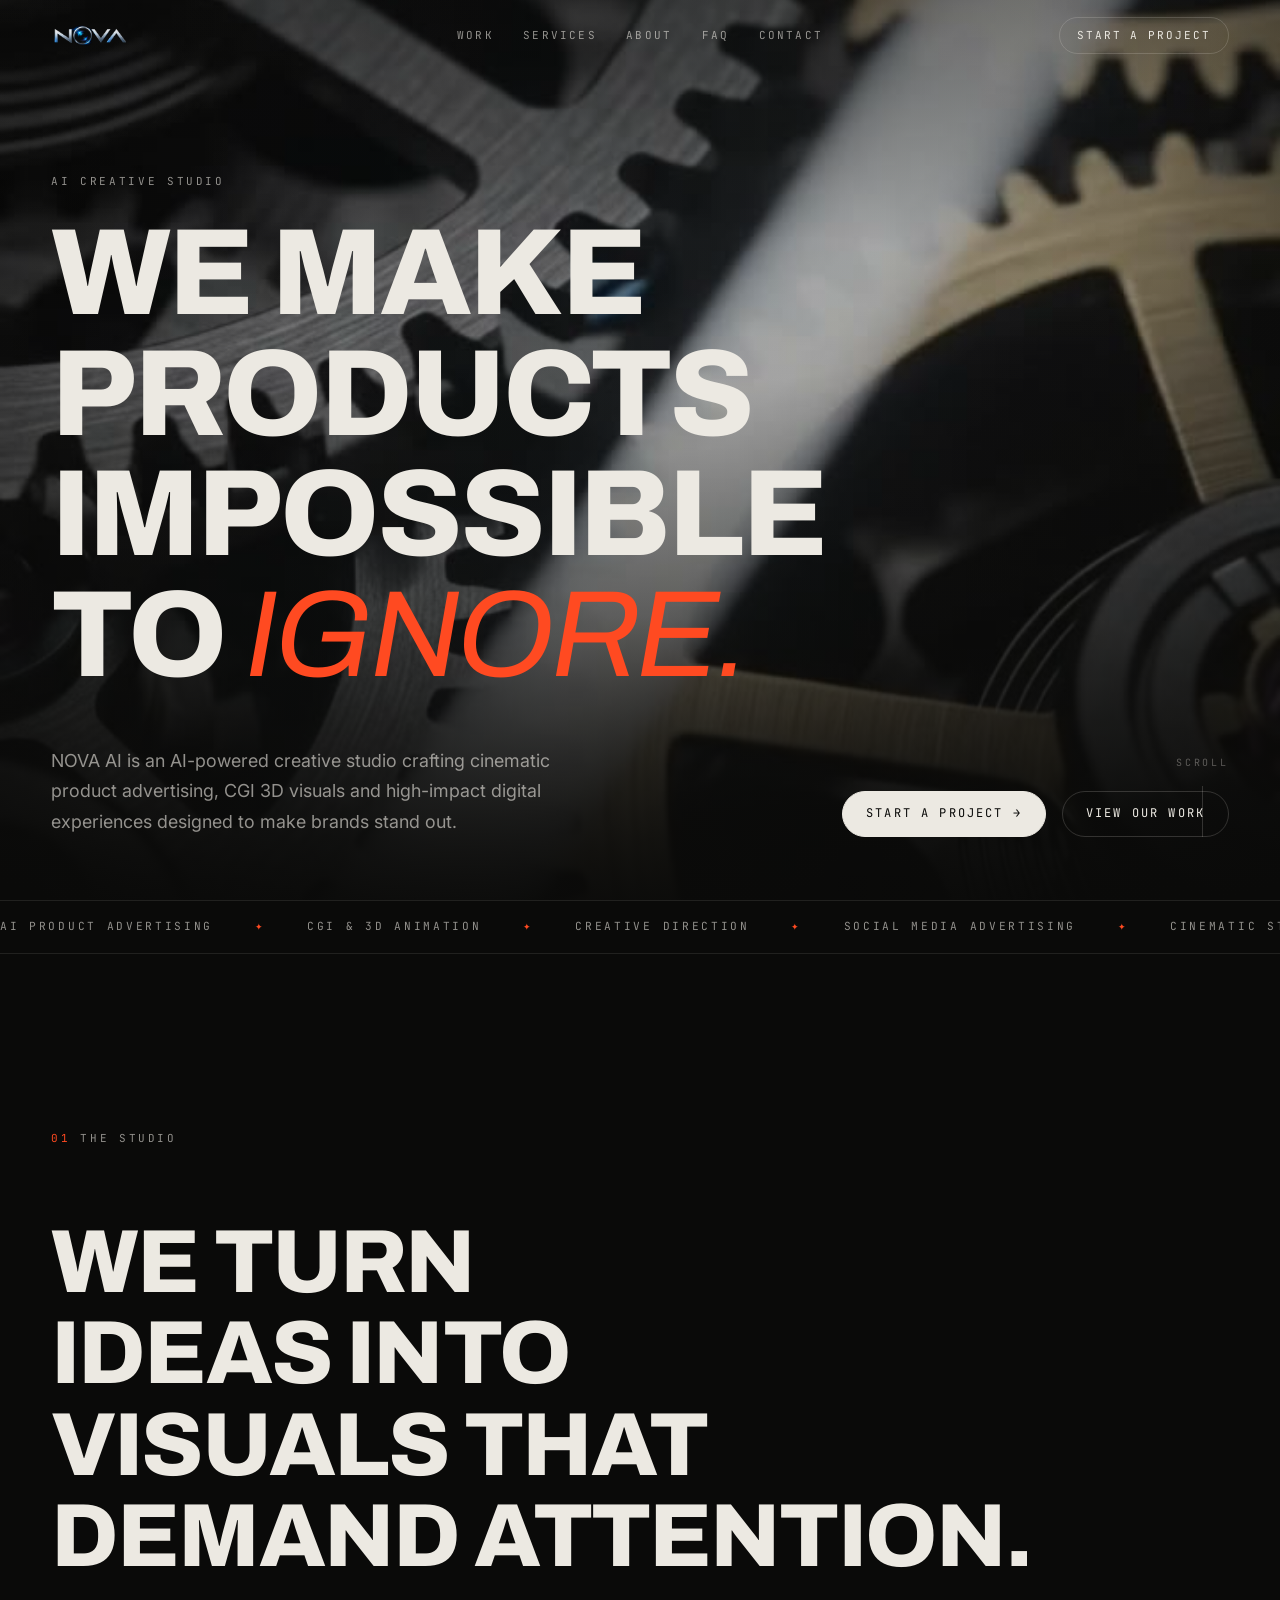
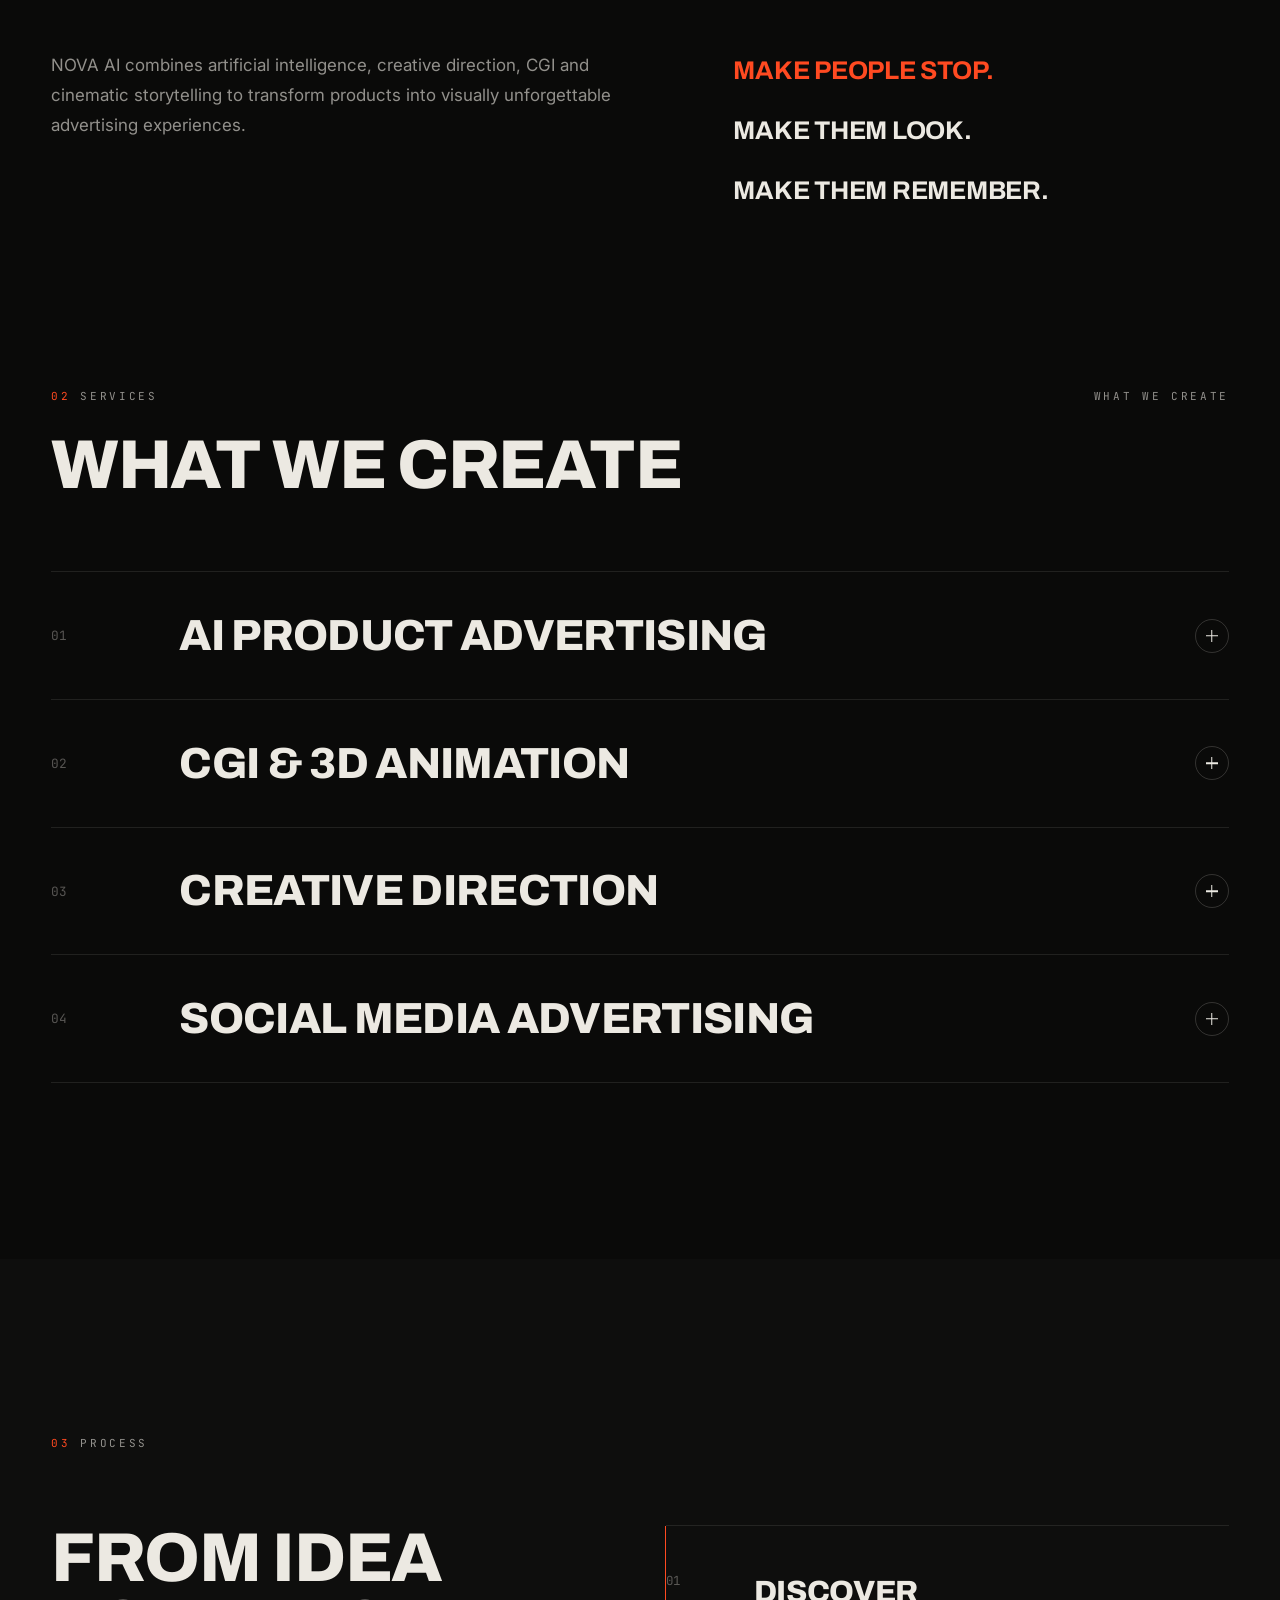
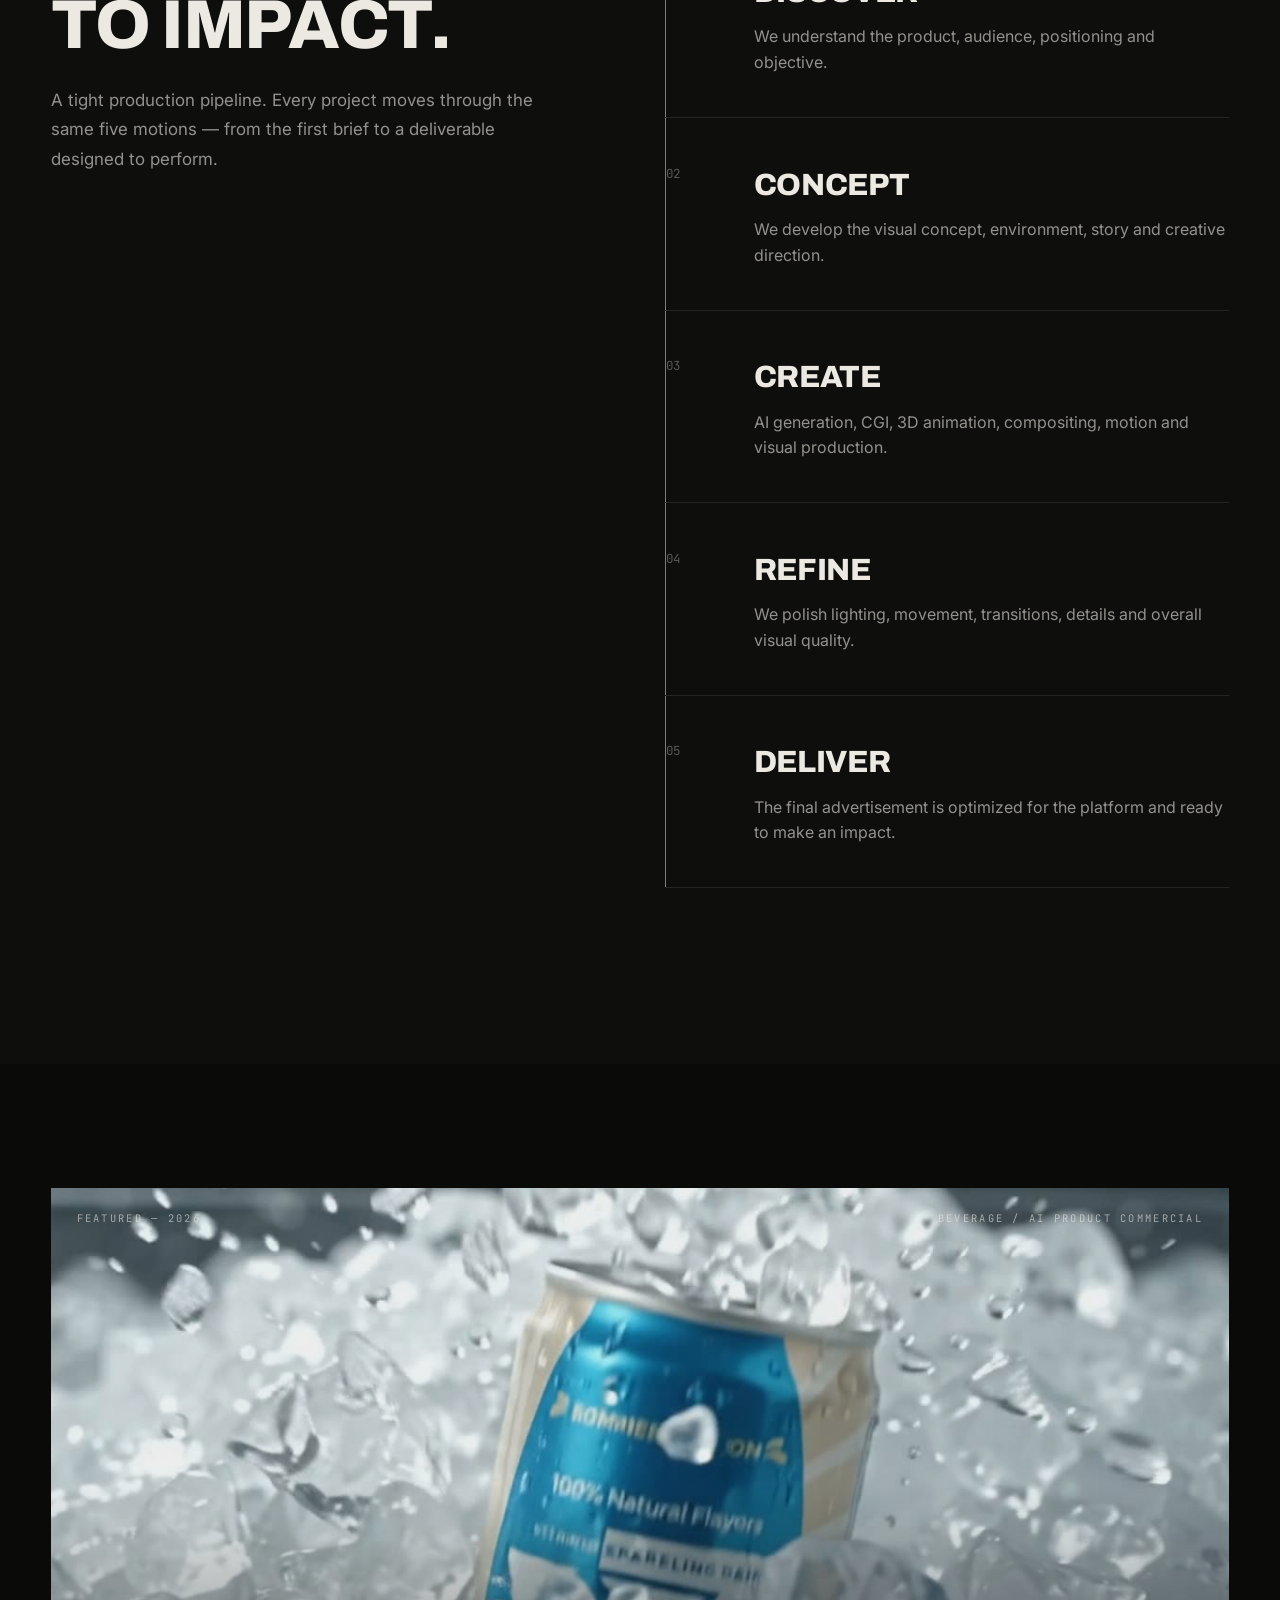
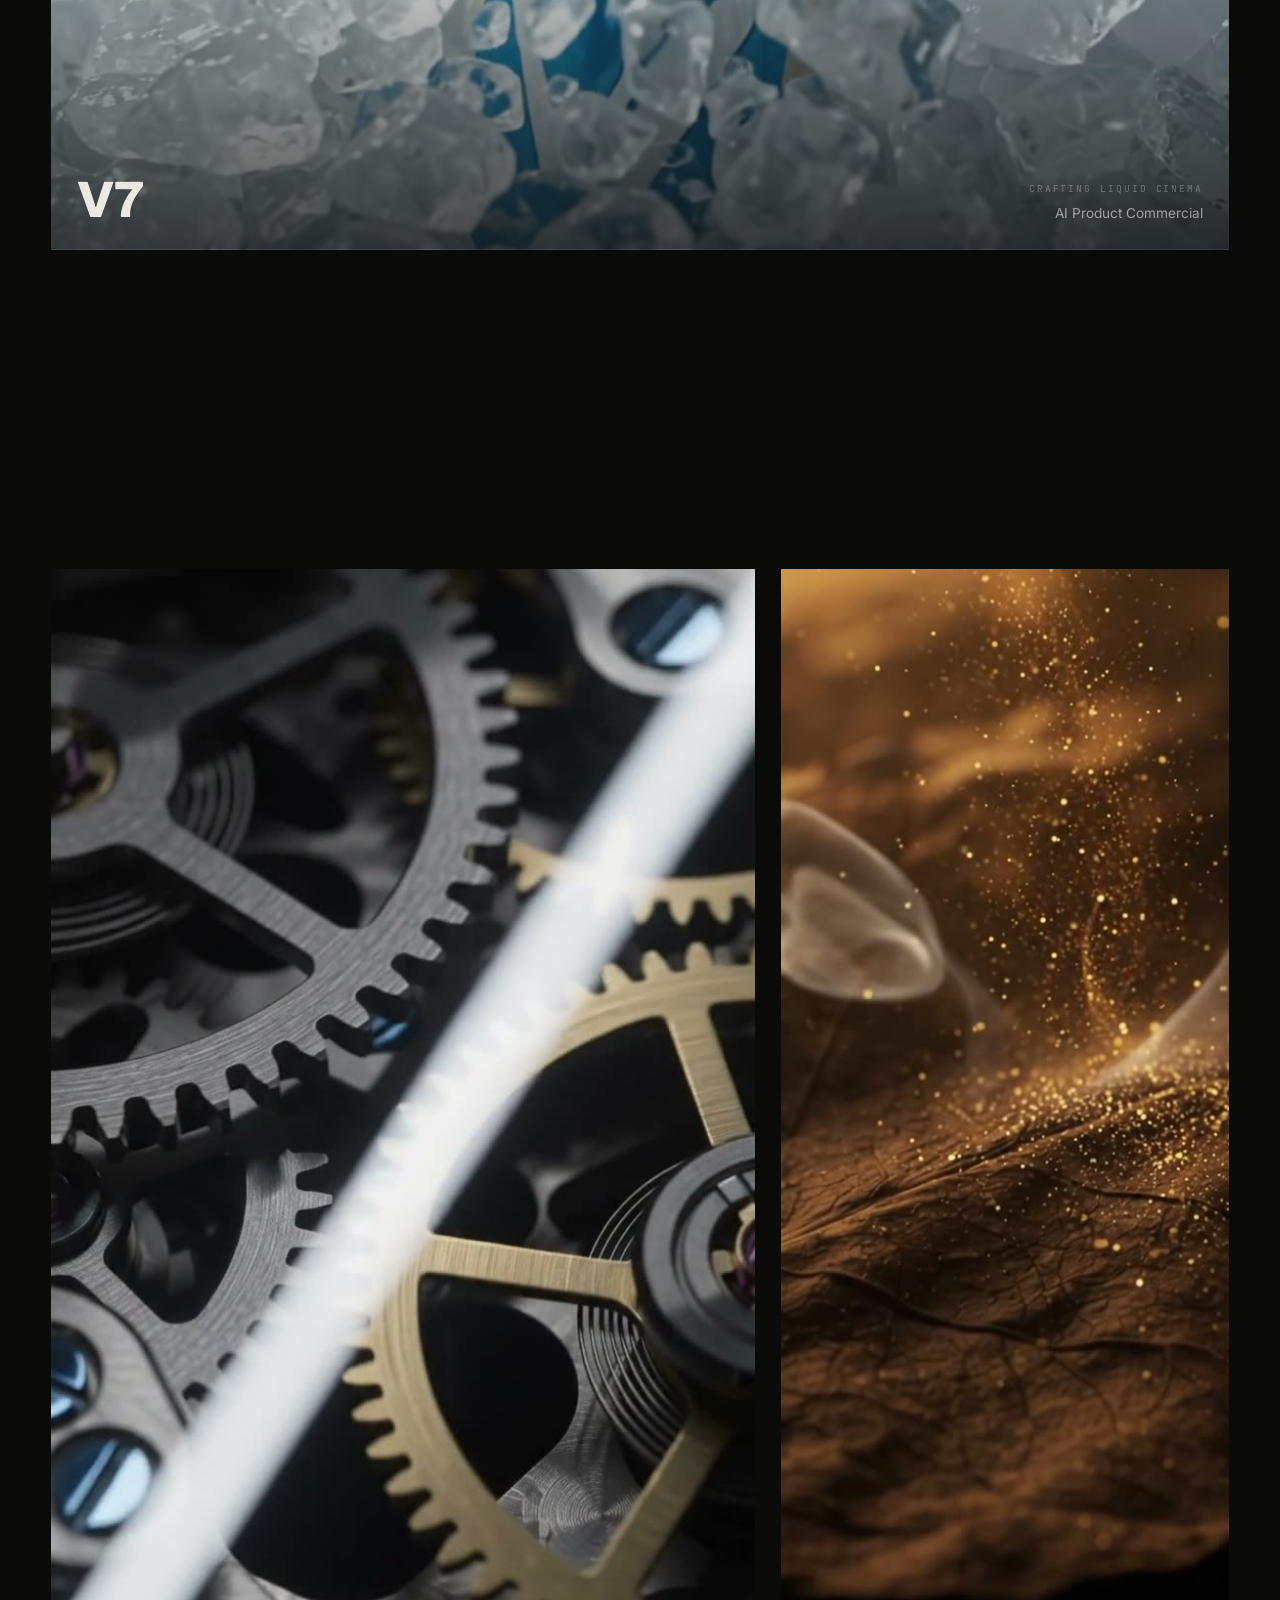
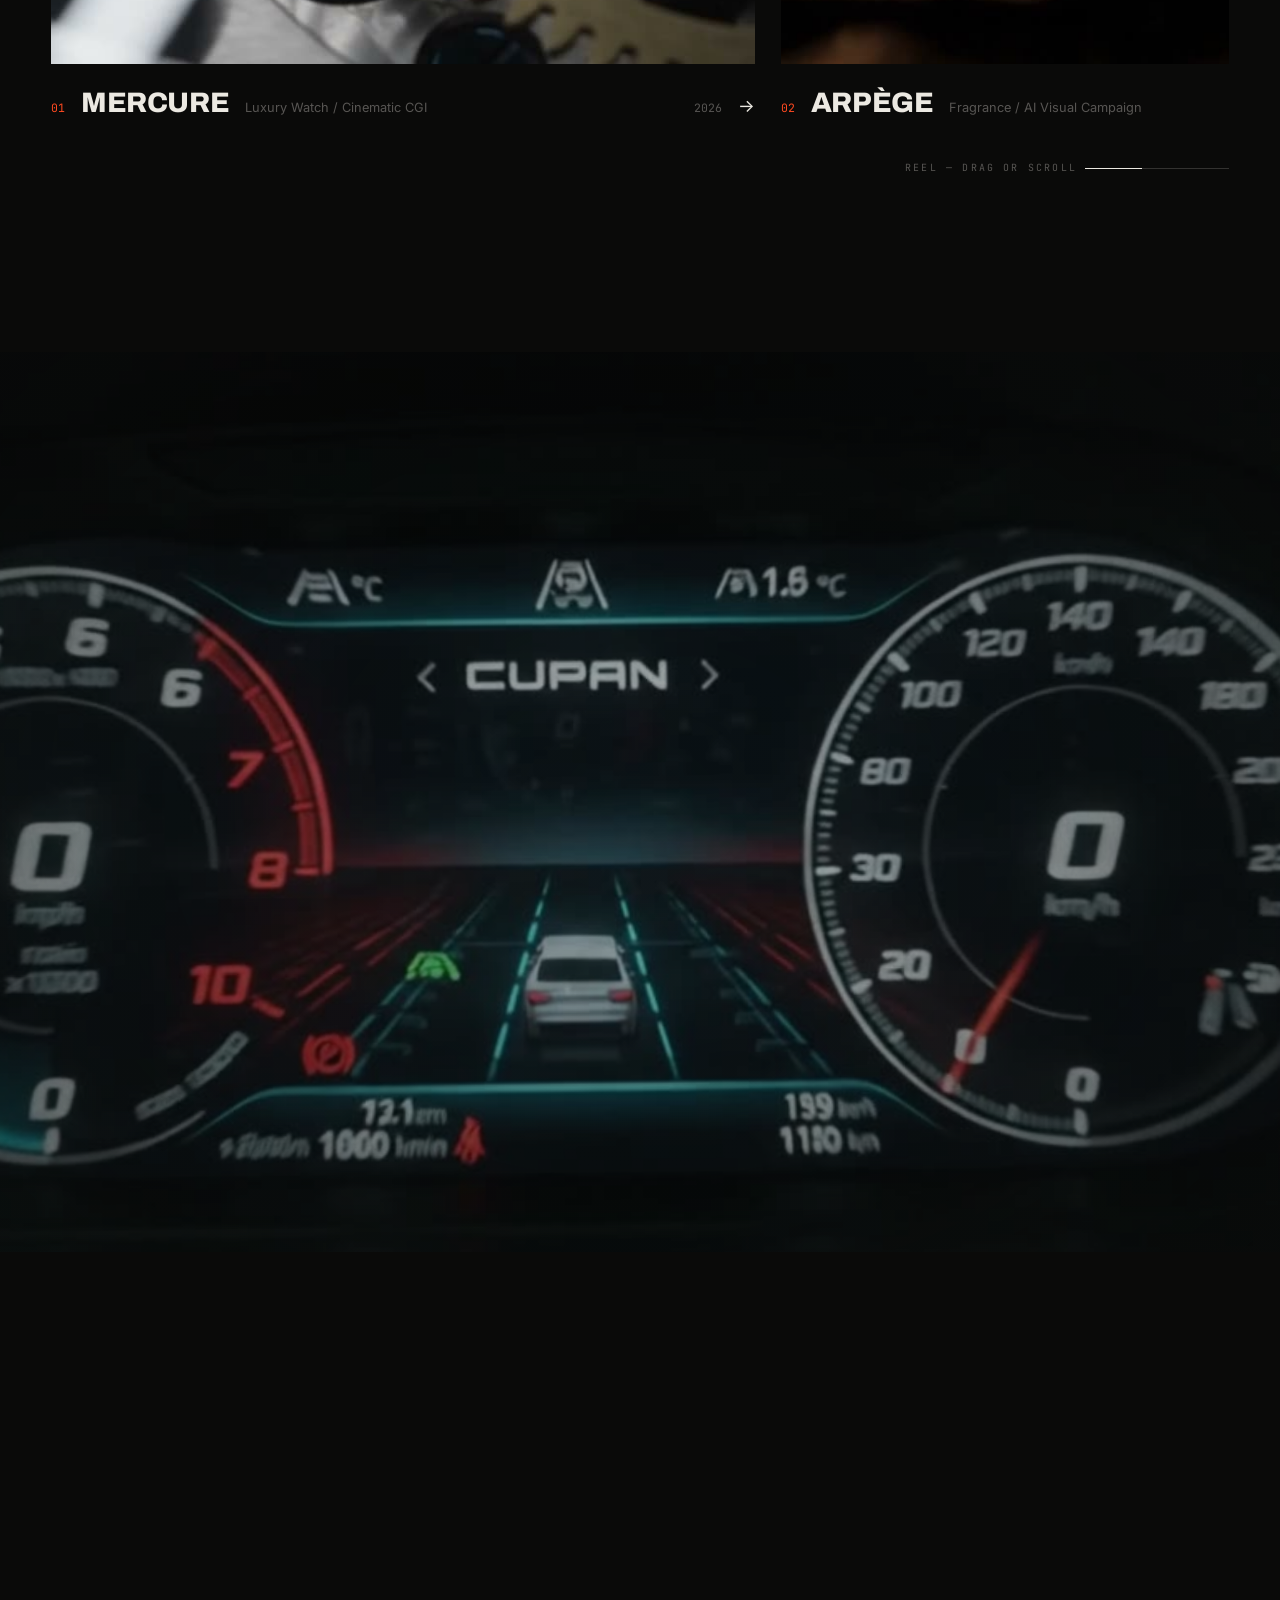
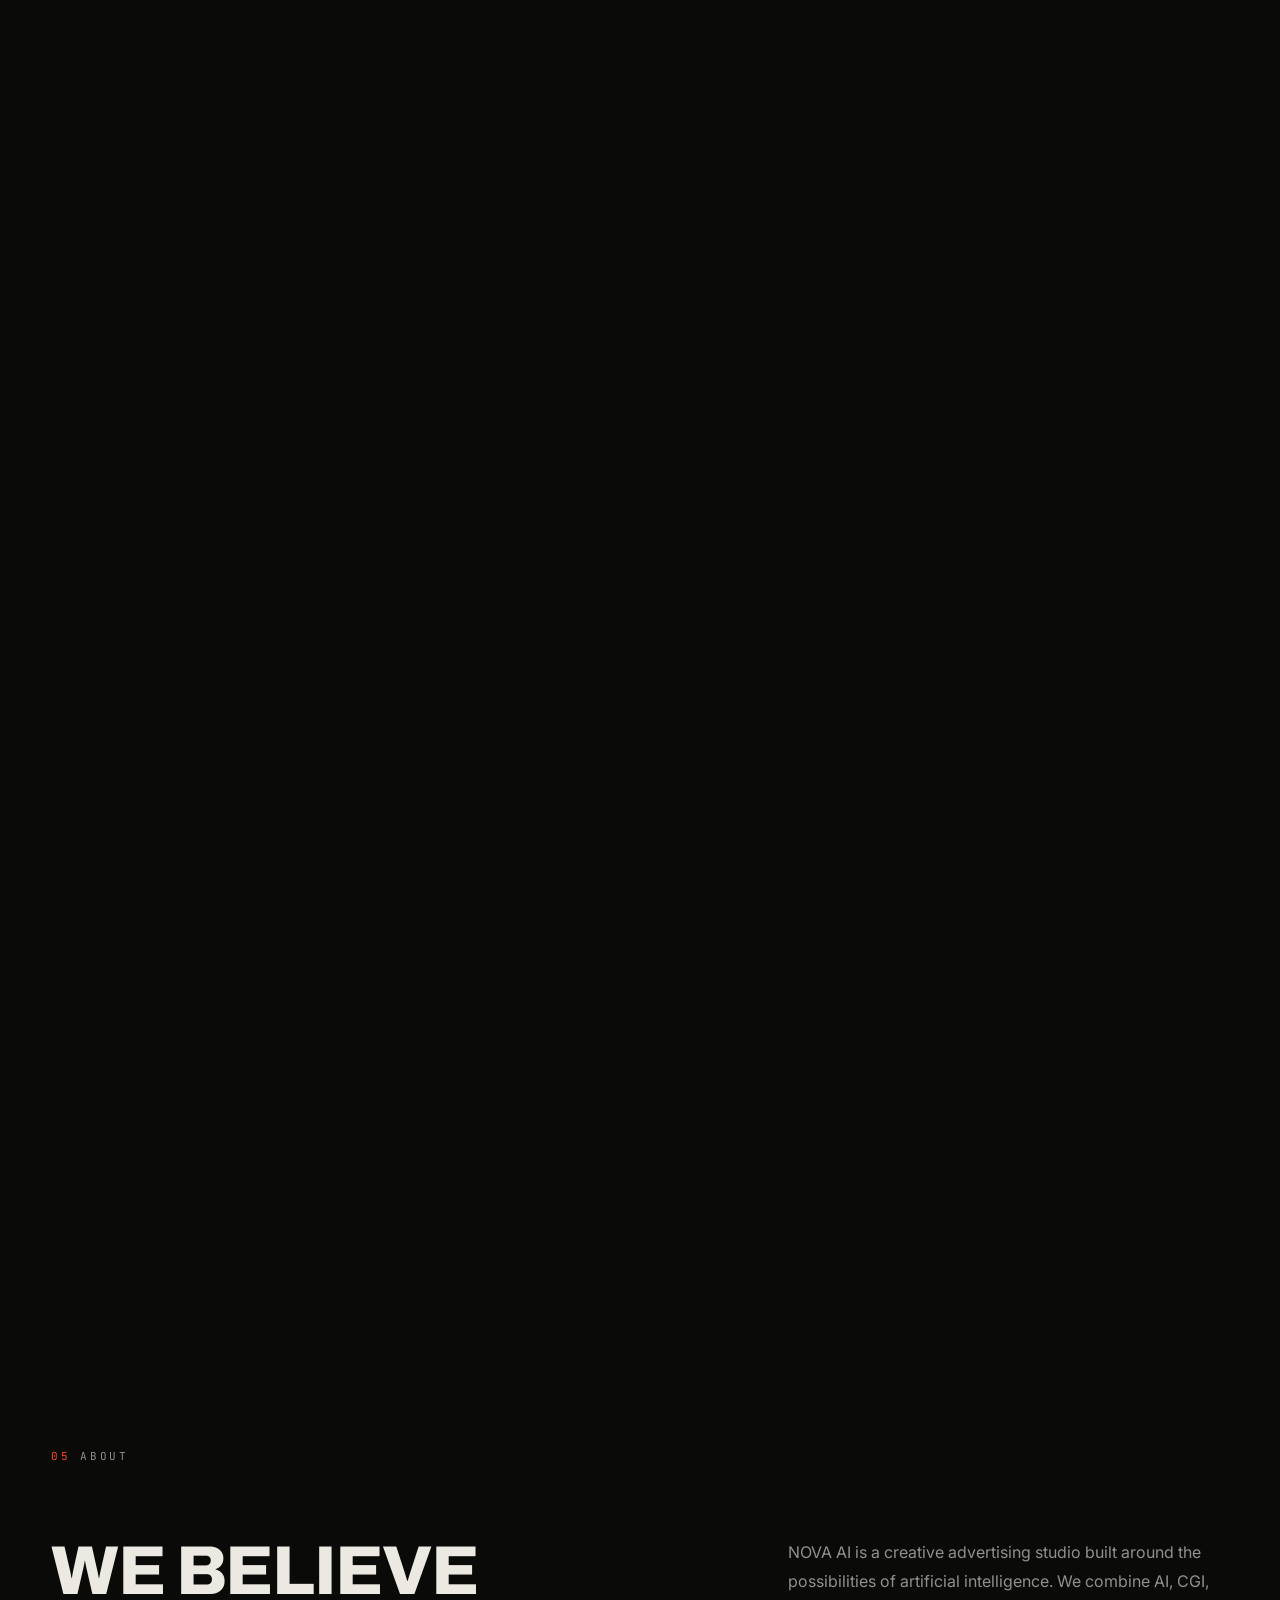
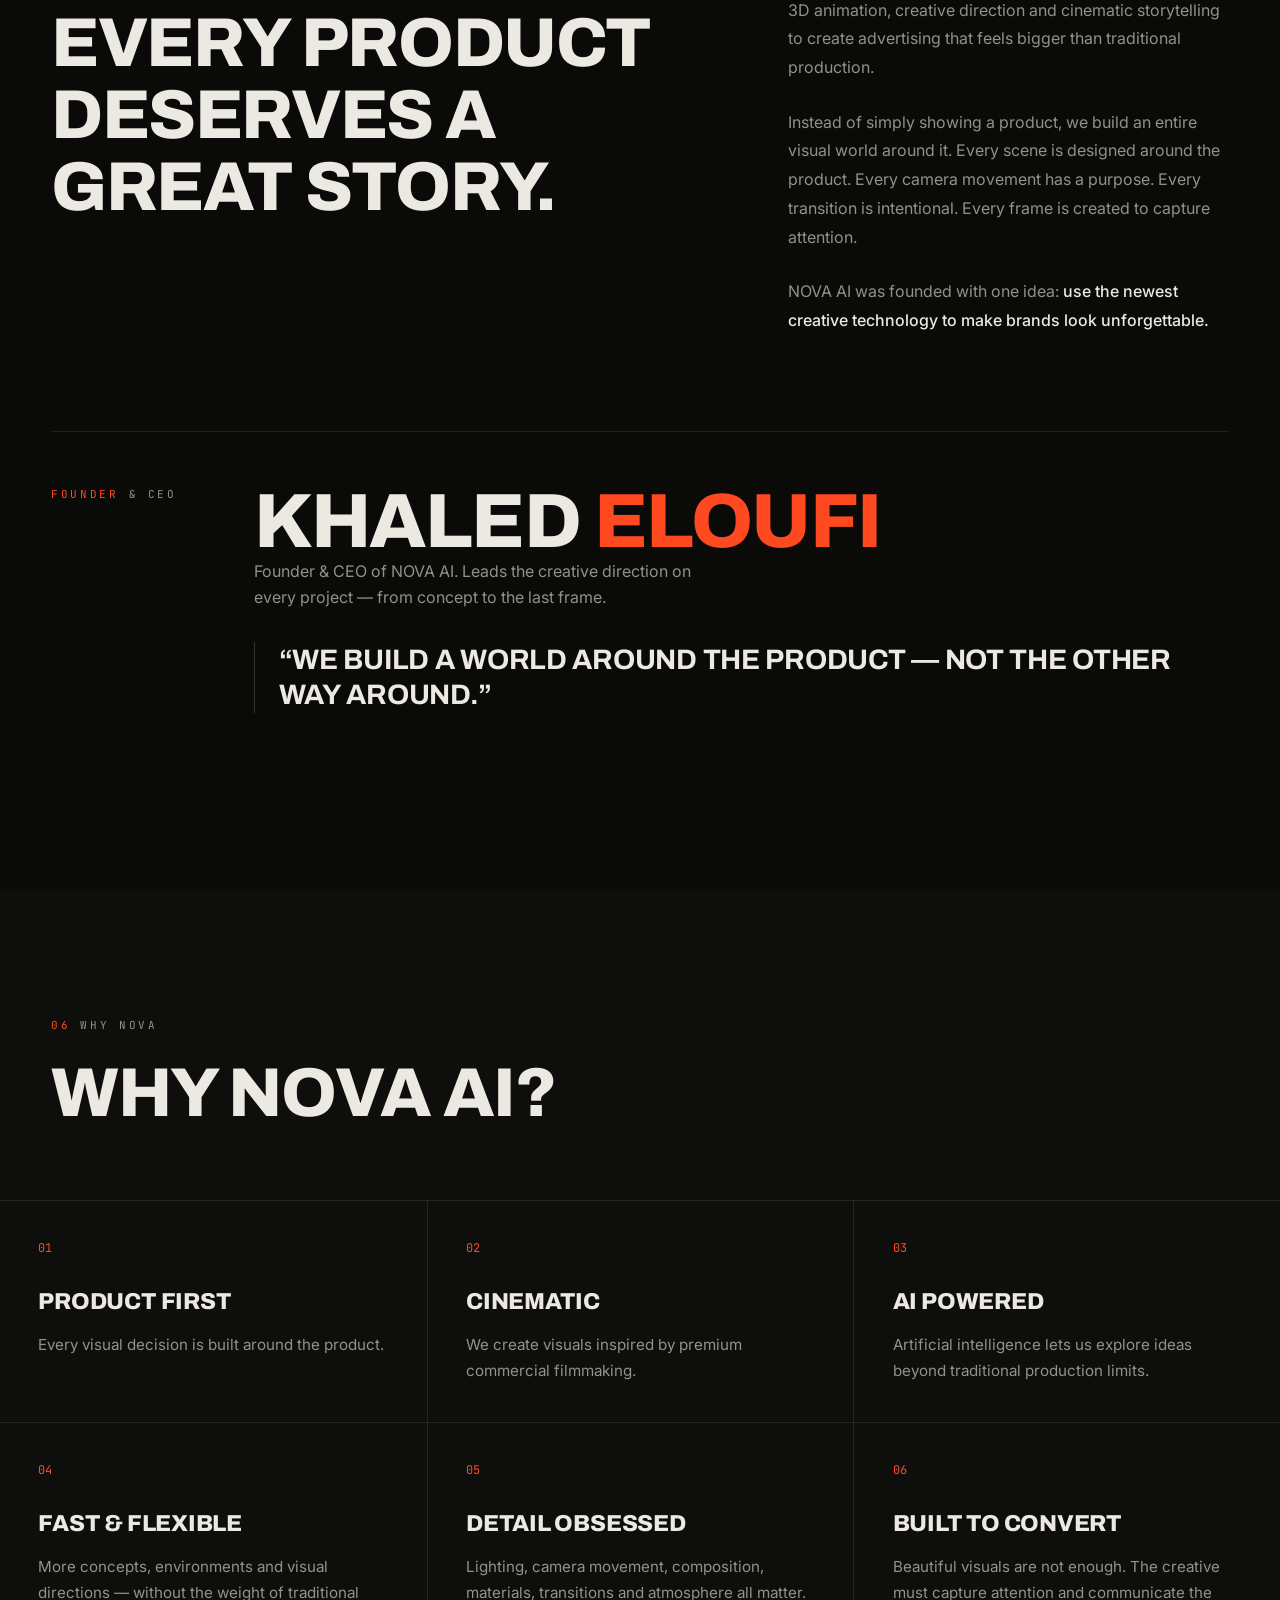
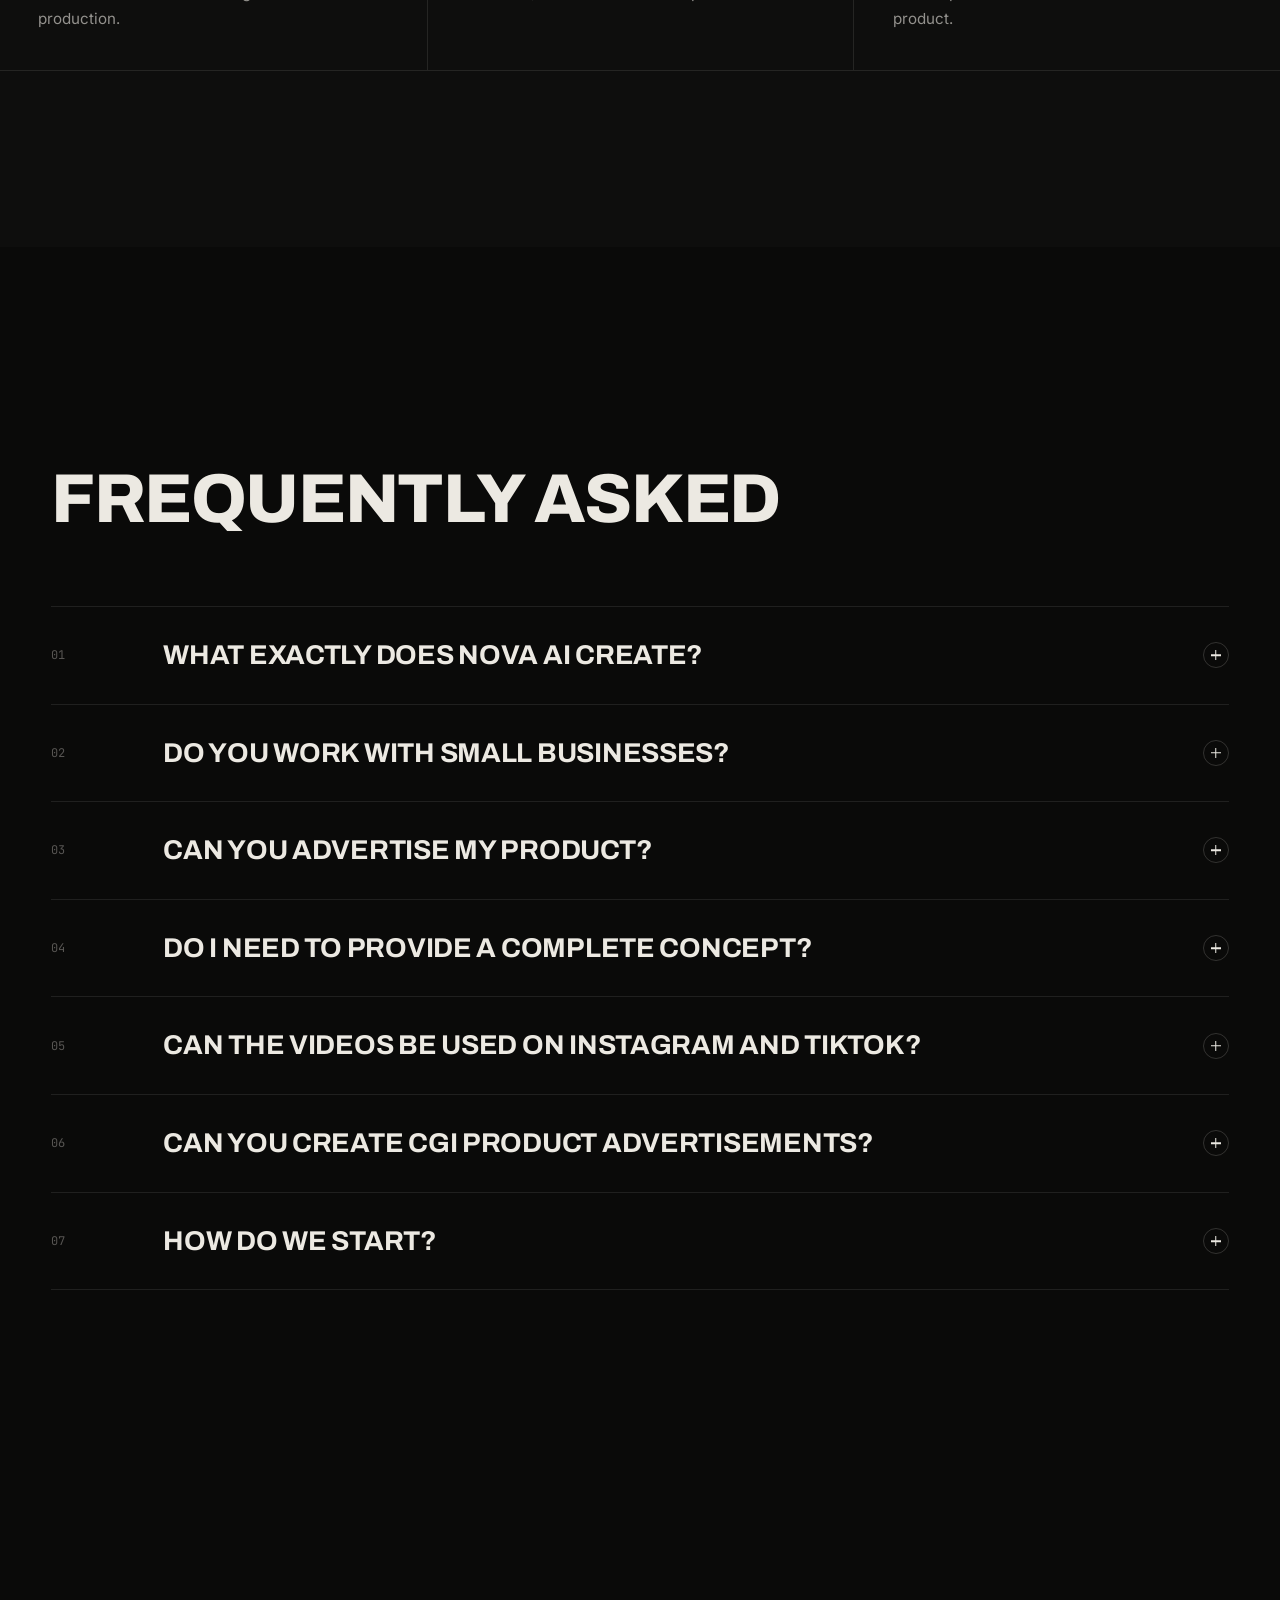
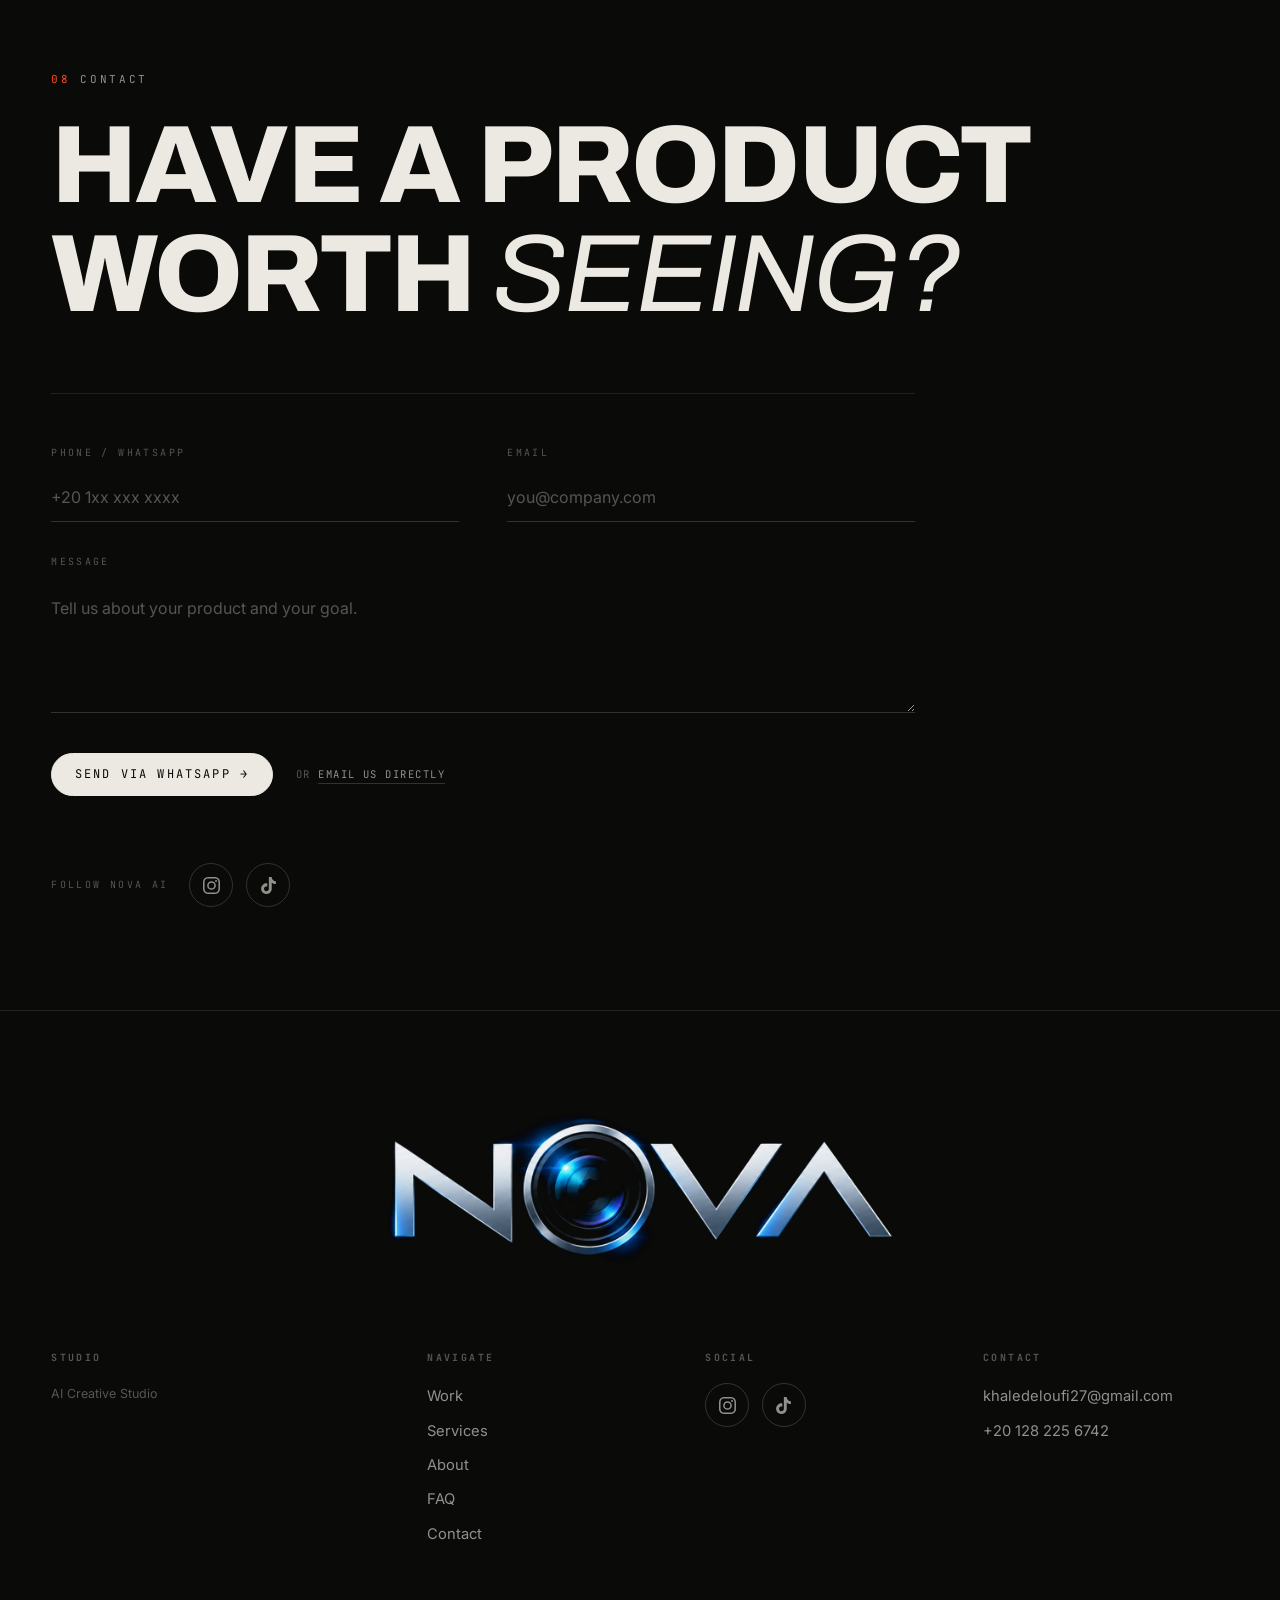
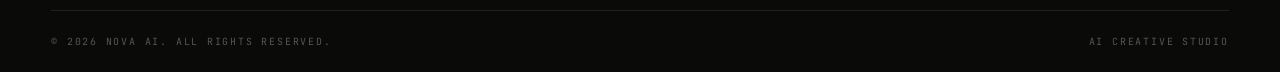
<file: index.html>
<!DOCTYPE html>
<html lang="en">
<head>
<meta charset="UTF-8">
<meta name="viewport" content="width=device-width, initial-scale=1.0">
<title>NOVA AI — AI-Powered Creative Advertising Studio</title>
<meta name="description" content="NOVA AI creates cinematic AI-powered product advertisements, CGI 3D visuals and high-impact creative campaigns for brands worldwide.">
<meta name="theme-color" content="#0a0a09">

<meta property="og:type" content="website">
<meta property="og:title" content="NOVA AI — AI-Powered Creative Advertising Studio">
<meta property="og:description" content="NOVA AI creates cinematic AI-powered product advertisements, CGI 3D visuals and high-impact creative campaigns for brands worldwide.">
<meta property="og:image" content="assets/img/v7-poster.jpg">
<meta property="og:url" content="https://nova.studio/">
<meta name="twitter:card" content="summary_large_image">
<meta name="twitter:title" content="NOVA AI — AI-Powered Creative Advertising Studio">
<meta name="twitter:description" content="Cinematic AI product advertising, CGI 3D visuals and high-impact campaigns.">
<meta name="twitter:image" content="assets/img/v7-poster.jpg">

<link rel="icon" type="image/x-icon" href="assets/img/favicon.ico">
<link rel="icon" type="image/png" sizes="32x32" href="assets/img/favicon-32.png">
<link rel="apple-touch-icon" href="assets/img/apple-touch-icon.png">

<link rel="preconnect" href="https://fonts.googleapis.com">
<link rel="preconnect" href="https://fonts.gstatic.com" crossorigin>
<link href="https://fonts.googleapis.com/css2?family=Archivo:ital,wght@0,400;0,500;0,600;0,700;0,800;0,900;1,400&family=Inter:wght@400;500;600&family=JetBrains+Mono:wght@400;500&display=swap" rel="stylesheet">

<link rel="stylesheet" href="assets/css/main.css">
<noscript>
<style>
  .mask > span{ transform:none !important; }
  [data-reveal]{ opacity:1 !important; transform:none !important; }
  .preloader{ display:none !important; }
  .menu{ display:none !important; }
</style>
</noscript>

<script type="application/ld+json">
{
  "@context": "https://schema.org",
  "@type": "Organization",
  "name": "NOVA AI",
  "description": "AI-powered creative advertising studio — cinematic AI product commercials, CGI 3D animation and digital experiences.",
  "email": "khaledeloufi27@gmail.com",
  "telephone": "+201282256742",
  "sameAs": ["https://www.instagram.com/nova__ai__", "https://www.tiktok.com/@nova..ai7"]
}
</script>
</head>
<body>

<!-- preloader -->
<div class="preloader" id="preloader" aria-hidden="true">
  <div class="pl-grain" aria-hidden="true"></div>
  <div class="pl-curtain pl-curtain-top" aria-hidden="true"></div>
  <div class="pl-curtain pl-curtain-bottom" aria-hidden="true"></div>
  <div class="preloader-inner">
    <div class="preloader-wordmark" aria-hidden="true">
      <span class="pw-mask"><img src="assets/img/logo-640.png" alt=""></span>
    </div>
    <div class="preloader-line"><span></span></div>
    <div class="preloader-meta">
      <span class="preloader-count" id="preloader-count">0%</span>
      <span class="preloader-text label">AI Creative Studio</span>
    </div>
  </div>
</div>

<!-- scroll progress -->
<div class="scrollbar" aria-hidden="true"><span></span></div>

<!-- navigation -->
<header class="nav" id="nav">
  <div class="container nav-inner">
    <a class="nav-logo" href="#top" aria-label="NOVA AI — home">
      <img src="assets/img/logo-220.png" alt="NOVA AI">
    </a>
    <nav class="nav-links" aria-label="Primary">
      <a href="#work"><span>Work</span></a>
      <a href="#services"><span>Services</span></a>
      <a href="#about"><span>About</span></a>
      <a href="#faq"><span>FAQ</span></a>
      <a href="#contact"><span>Contact</span></a>
    </nav>
    <div class="nav-right">
      <a class="nav-cta" href="#contact">Start a Project</a>
      <button class="burger" id="burger" aria-label="Open menu" aria-expanded="false" aria-controls="menu">
        <span></span><span></span>
      </button>
    </div>
  </div>
</header>

<!-- fullscreen menu -->
<div class="menu" id="menu" aria-hidden="true">
  <nav aria-label="Menu">
    <ul>
      <li><a href="#work" style="transition-delay:.05s"><span class="n">01</span>Work</a></li>
      <li><a href="#services" style="transition-delay:.1s"><span class="n">02</span>Services</a></li>
      <li><a href="#about" style="transition-delay:.15s"><span class="n">03</span>About</a></li>
      <li><a href="#faq" style="transition-delay:.2s"><span class="n">04</span>FAQ</a></li>
      <li><a href="#contact" style="transition-delay:.25s"><span class="n">05</span>Contact</a></li>
    </ul>
  </nav>
  <div class="menu-foot">
    <span class="label">AI Creative Studio</span>
    <a class="btn btn-ghost" href="#contact">Start a Project <span class="ar">→</span></a>
  </div>
</div>

<main id="top">

  <!-- ============ HERO ============ -->
  <section class="hero" id="top-home" aria-label="NOVA AI — cinematic AI advertising studio">
    <div class="hero-media">
      <video autoplay muted loop playsinline preload="metadata" poster="assets/img/mercure-poster.jpg" aria-hidden="true">
        <source src="assets/videos/mercure.mp4" type="video/mp4">
      </video>
      <div class="hero-shade"></div>
    </div>

    <div class="container hero-inner">
      <p class="label hero-eyebrow" data-reveal>AI Creative Studio</p>
      <h1 class="hero-title" aria-label="We make products impossible to ignore.">
        <span class="mask" aria-hidden="true"><span>We Make</span></span>
        <span class="mask" aria-hidden="true"><span>Products</span></span>
        <span class="mask" aria-hidden="true"><span>Impossible</span></span>
        <span class="mask" aria-hidden="true"><span>To <em>Ignore.</em></span></span>
      </h1>
      <div class="hero-foot">
        <p class="hero-sub" data-reveal style="--d:.35s">
          NOVA AI is an AI-powered creative studio crafting cinematic product advertising, CGI 3D visuals and high-impact digital experiences designed to make brands stand out.
        </p>
        <div class="hero-ctas" data-reveal style="--d:.5s">
          <a class="btn btn-solid magnetic" href="#contact">Start a Project <span class="ar">→</span></a>
          <a class="btn btn-ghost magnetic" href="#work">View Our Work</a>
        </div>
      </div>
    </div>

    <span class="hero-side">Est. 2026 — AI Creative Studio</span>
    <div class="hero-scroll" aria-hidden="true">
      <span class="t">Scroll</span>
      <span class="l"></span>
    </div>
  </section>

  <!-- ============ MARQUEE ============ -->
  <div class="marquee" aria-hidden="true">
    <div class="marquee-track">
      <span class="marquee-item">AI Product Advertising</span>
      <span class="marquee-item">CGI &amp; 3D Animation</span>
      <span class="marquee-item">Creative Direction</span>
      <span class="marquee-item">Social Media Advertising</span>
      <span class="marquee-item">Cinematic Storytelling</span>
      <span class="marquee-item">Visual Production</span>
      <span class="marquee-item">AI Product Advertising</span>
      <span class="marquee-item">CGI &amp; 3D Animation</span>
      <span class="marquee-item">Creative Direction</span>
      <span class="marquee-item">Social Media Advertising</span>
      <span class="marquee-item">Cinematic Storytelling</span>
      <span class="marquee-item">Visual Production</span>
    </div>
  </div>

  <!-- ============ MANIFESTO ============ -->
  <section class="section manifesto" id="studio" aria-labelledby="manifesto-title">
    <div class="container">
      <div class="section-head" data-reveal>
        <p class="label"><span class="num">01</span>The Studio</p>
      </div>
      <h2 class="big" id="manifesto-title">
        <span class="row mask"><span>We Turn</span></span>
        <span class="row mask"><span>Ideas Into</span></span>
        <span class="row mask"><span>Visuals That</span></span>
        <span class="row mask"><span>Demand Attention.</span></span>
      </h2>
      <div class="manifesto-copy">
        <p class="prose" data-reveal>
          NOVA AI combines artificial intelligence, creative direction, CGI and cinematic storytelling to transform products into visually unforgettable advertising experiences.
        </p>
        <div class="manifesto-pull" data-reveal>
          <p><span>Make people stop.</span></p>
          <p>Make them look.</p>
          <p>Make them remember.</p>
        </div>
      </div>
    </div>
  </section>

  <!-- ============ SERVICES ============ -->
  <section class="section" id="services" aria-labelledby="services-title" style="padding-top:0">
    <div class="container">
      <div class="section-head">
        <div class="row1">
          <p class="label" data-reveal><span class="num">02</span>Services</p>
          <p class="label" data-reveal style="--d:.1s">What we create</p>
        </div>
        <h2 class="h-lg" id="services-title"><span class="mask"><span>What We Create</span></span></h2>
      </div>
    </div>

    <div class="container">
      <div class="service-list" data-accordion>
        <div class="service" data-item>
          <button type="button" aria-expanded="false">
            <span class="num">01</span>
            <span class="ttl">AI Product Advertising</span>
            <span class="plus"></span>
          </button>
          <div class="service-detail">
            <div class="inner">
              <div class="box">
                <p class="d">Cinematic AI-generated advertisements designed around the product, the brand identity and the target audience — engineered to make a single product feel like an event.</p>
                <div class="tags">
                  <span>Concept</span><span>Art Direction</span><span>AI Production</span><span>Compositing</span>
                </div>
              </div>
            </div>
          </div>
        </div>

        <div class="service" data-item>
          <button type="button" aria-expanded="false">
            <span class="num">02</span>
            <span class="ttl">CGI &amp; 3D Animation</span>
            <span class="plus"></span>
          </button>
          <div class="service-detail">
            <div class="inner">
              <div class="box">
                <p class="d">High-end 3D product visuals, cinematic camera movements, realistic lighting, environments and product-focused animation with broadcast-grade finish.</p>
                <div class="tags">
                  <span>3D Modelling</span><span>Lighting</span><span>Animation</span><span>Materials</span>
                </div>
              </div>
            </div>
          </div>
        </div>

        <div class="service" data-item>
          <button type="button" aria-expanded="false">
            <span class="num">03</span>
            <span class="ttl">Creative Direction</span>
            <span class="plus"></span>
          </button>
          <div class="service-detail">
            <div class="inner">
              <div class="box">
                <p class="d">From concept to final visual — we define the creative direction, visual language, scenes, transitions and storytelling that carry the campaign.</p>
                <div class="tags">
                  <span>Visual Language</span><span>Storytelling</span><span>Scenes</span><span>Transitions</span>
                </div>
              </div>
            </div>
          </div>
        </div>

        <div class="service" data-item>
          <button type="button" aria-expanded="false">
            <span class="num">04</span>
            <span class="ttl">Social Media Advertising</span>
            <span class="plus"></span>
          </button>
          <div class="service-detail">
            <div class="inner">
              <div class="box">
                <p class="d">Short-form visual campaigns designed for TikTok, Instagram Reels, social campaigns and digital brand awareness — built for the feed.</p>
                <div class="tags">
                  <span>Reels</span><span>TikTok</span><span>Campaigns</span><span>Formats</span>
                </div>
              </div>
            </div>
          </div>
        </div>
      </div>
    </div>
  </section>

  <!-- ============ PROCESS ============ -->
  <section class="section" id="process" aria-labelledby="process-title" style="background:var(--bg-2)">
    <div class="container">
      <div class="section-head">
        <p class="label" data-reveal><span class="num">03</span>Process</p>
      </div>
      <div class="process-grid">
        <div class="process-left" data-reveal>
          <h2 class="h-lg" id="process-title">From Idea<br>To Impact.</h2>
          <p class="prose">A tight production pipeline. Every project moves through the same five motions — from the first brief to a deliverable designed to perform.</p>
        </div>
        <div class="steps">
          <div class="step" data-reveal>
            <span class="num">01</span>
            <div><h3>Discover</h3><p>We understand the product, audience, positioning and objective.</p></div>
          </div>
          <div class="step" data-reveal>
            <span class="num">02</span>
            <div><h3>Concept</h3><p>We develop the visual concept, environment, story and creative direction.</p></div>
          </div>
          <div class="step" data-reveal>
            <span class="num">03</span>
            <div><h3>Create</h3><p>AI generation, CGI, 3D animation, compositing, motion and visual production.</p></div>
          </div>
          <div class="step" data-reveal>
            <span class="num">04</span>
            <div><h3>Refine</h3><p>We polish lighting, movement, transitions, details and overall visual quality.</p></div>
          </div>
          <div class="step" data-reveal>
            <span class="num">05</span>
            <div><h3>Deliver</h3><p>The final advertisement is optimized for the platform and ready to make an impact.</p></div>
          </div>
        </div>
      </div>
    </div>
  </section>

  <!-- ============ SELECTED WORK ============ -->
  <section class="section" id="work" aria-labelledby="work-title">
    <div class="container">
      <div class="section-head">
        <p class="label" data-reveal><span class="num">04</span>Portfolio</p>
        <div class="row1">
          <h2 class="h-lg" id="work-title"><span class="mask"><span>Selected Work</span></span></h2>
          <p class="label work-sub" data-reveal style="--d:.1s">Visual campaigns created to make products impossible to ignore.</p>
        </div>
      </div>

      <!-- featured project (V7) -->
      <a class="featured" href="work/v7/index.html" data-cursor="view" aria-label="V7 — AI product commercial">
        <div class="featured-media" data-parallax="0.05">
          <video autoplay muted loop playsinline preload="metadata" poster="assets/img/v7-poster.jpg" data-autoplay aria-hidden="true">
            <source src="assets/videos/v7.mp4" type="video/mp4">
          </video>
          <div class="featured-shade"></div>
          <div class="top-line">
            <span>Featured — 2026</span>
            <span>Beverage / AI Product Commercial</span>
          </div>
          <span class="go"><span>View Project</span><span class="ar">→</span></span>
          <div class="foot-line">
            <span class="f-ttl">V7</span>
            <span class="f-meta">
              <span class="cat">Crafting Liquid Cinema</span>
              AI Product Commercial
            </span>
          </div>
        </div>
      </a>

      <!-- reel: generated rows -->
      <div class="reel" aria-label="Other selected projects">
        <div class="reel-track" id="reel-track">
          <!-- WORK-REEL:BEGIN -->
      <article class="reel-item" data-project="mercure">
          <a class="reel-link" href="work/mercure/index.html" data-cursor="view">
            <div class="reel-media is-portrait">
              <img src="assets/img/mercure-poster.jpg" alt="Mercure — Luxury Watch / Cinematic CGI" loading="lazy">
              <video muted loop playsinline preload="none" aria-hidden="true">
                <source src="assets/videos/mercure.mp4" type="video/mp4">
              </video>
              <div class="reel-shade"></div>
              <span class="reel-badge">View Case</span>
            </div>
            <div class="reel-meta">
              <span class="n">01</span>
              <span class="t">Mercure</span>
              <span class="c">Luxury Watch / Cinematic CGI</span>
              <span class="y">2026</span>
              <span class="ar">→</span>
            </div>
          </a>
        </article>
      <article class="reel-item" data-project="arpege">
          <a class="reel-link" href="work/arpege/index.html" data-cursor="view">
            <div class="reel-media is-portrait">
              <img src="assets/img/arpege-poster.jpg" alt="Arpège — Fragrance / AI Visual Campaign" loading="lazy">
              <video muted loop playsinline preload="none" aria-hidden="true">
                <source src="assets/videos/arpege.mp4" type="video/mp4">
              </video>
              <div class="reel-shade"></div>
              <span class="reel-badge">View Case</span>
            </div>
            <div class="reel-meta">
              <span class="n">02</span>
              <span class="t">Arpège</span>
              <span class="c">Fragrance / AI Visual Campaign</span>
              <span class="y">2026</span>
              <span class="ar">→</span>
            </div>
          </a>
        </article>
      <article class="reel-item" data-project="veloce">
          <a class="reel-link" href="work/veloce/index.html" data-cursor="view">
            <div class="reel-media">
              <img src="assets/img/veloce-poster.jpg" alt="Veloce — Technology / CGI Product Film" loading="lazy">
              <video muted loop playsinline preload="none" aria-hidden="true">
                <source src="assets/videos/veloce.mp4" type="video/mp4">
              </video>
              <div class="reel-shade"></div>
              <span class="reel-badge">View Case</span>
            </div>
            <div class="reel-meta">
              <span class="n">03</span>
              <span class="t">Veloce</span>
              <span class="c">Technology / CGI Product Film</span>
              <span class="y">2026</span>
              <span class="ar">→</span>
            </div>
          </a>
        </article>
      <article class="reel-item" data-project="coffee">
          <a class="reel-link" href="work/coffee/index.html" data-cursor="view">
            <div class="reel-media">
              <img src="assets/img/coffee-poster.jpg" alt="Coffee — Beverage / AI Product Commercial" loading="lazy">
              <video muted loop playsinline preload="none" aria-hidden="true">
                <source src="assets/videos/coffee.mp4" type="video/mp4">
              </video>
              <div class="reel-shade"></div>
              <span class="reel-badge">View Case</span>
            </div>
            <div class="reel-meta">
              <span class="n">04</span>
              <span class="t">Coffee</span>
              <span class="c">Beverage / AI Product Commercial</span>
              <span class="y">2026</span>
              <span class="ar">→</span>
            </div>
          </a>
        </article>
      <article class="reel-item" data-project="burger">
          <a class="reel-link" href="work/burger/index.html" data-cursor="view">
            <div class="reel-media is-portrait">
              <img src="assets/img/burger-poster.jpg" alt="Burger — Food / AI Commercial" loading="lazy">
              <video muted loop playsinline preload="none" aria-hidden="true">
                <source src="assets/videos/burger.mp4" type="video/mp4">
              </video>
              <div class="reel-shade"></div>
              <span class="reel-badge">View Case</span>
            </div>
            <div class="reel-meta">
              <span class="n">05</span>
              <span class="t">Burger</span>
              <span class="c">Food / AI Commercial</span>
              <span class="y">2026</span>
              <span class="ar">→</span>
            </div>
          </a>
        </article>
      <article class="reel-item" data-project="crispy">
          <a class="reel-link" href="work/crispy/index.html" data-cursor="view">
            <div class="reel-media">
              <img src="assets/img/crispy-poster.jpg" alt="Crispy — Food / AI Commercial" loading="lazy">
              <video muted loop playsinline preload="none" aria-hidden="true">
                <source src="assets/videos/crispy.mp4" type="video/mp4">
              </video>
              <div class="reel-shade"></div>
              <span class="reel-badge">View Case</span>
            </div>
            <div class="reel-meta">
              <span class="n">06</span>
              <span class="t">Crispy</span>
              <span class="c">Food / AI Commercial</span>
              <span class="y">2026</span>
              <span class="ar">→</span>
            </div>
          </a>
        </article>
      <!-- WORK-REEL:END -->
        </div>
        <div class="reel-hint" aria-hidden="true">
          <span>Reel — drag or scroll</span>
          <span class="bar"></span>
        </div>
      </div>
    </div>
  </section>

  <!-- ============ SHOWCASE ============ -->
  <section class="showcase" id="showcase" aria-label="Imagine it. We create it.">
    <div class="showcase-sticky">
      <div class="showcase-media" data-cursor="view">
        <video autoplay muted loop playsinline preload="metadata" poster="assets/img/veloce-poster.jpg" data-autoplay aria-hidden="true">
          <source src="assets/videos/veloce.mp4" type="video/mp4">
        </video>
        <div class="showcase-shade"></div>
      </div>
      <div class="showcase-words">
        <span class="sw">Imagine It.</span>
        <span class="sw">We <span class="u">Create</span> It.</span>
      </div>
    </div>
  </section>

  <!-- ============ ABOUT ============ -->
  <section class="section" id="about" aria-labelledby="about-title">
    <div class="container">
      <div class="section-head">
        <p class="label" data-reveal><span class="num">05</span>About</p>
      </div>
      <div class="about-grid">
        <div>
          <h2 class="h-lg" id="about-title">
            <span class="mask"><span>We Believe</span></span>
            <span class="mask"><span>Every Product</span></span>
            <span class="mask"><span>Deserves A</span></span>
            <span class="mask"><span>Great Story.</span></span>
          </h2>
        </div>
        <div class="about-copy" data-reveal>
          <p>NOVA AI is a creative advertising studio built around the possibilities of artificial intelligence. We combine AI, CGI, 3D animation, creative direction and cinematic storytelling to create advertising that feels bigger than traditional production.</p>
          <p>Instead of simply showing a product, we build an entire visual world around it. Every scene is designed around the product. Every camera movement has a purpose. Every transition is intentional. Every frame is created to capture attention.</p>
          <p>NOVA AI was founded with one idea: <b>use the newest creative technology to make brands look unforgettable.</b></p>
        </div>
      </div>

      <div class="founder">
        <div data-reveal>
          <p class="label"><span class="num">Founder</span>&amp; CEO</p>
        </div>
        <div>
          <p class="founder-name" data-reveal>Khaled <span class="lg">Eloufi</span></p>
          <p class="founder-desc" data-reveal style="--d:.12s">
            Founder &amp; CEO of NOVA AI. Leads the creative direction on every project — from concept to the last frame.
          </p>
          <blockquote class="founder-quote" data-reveal style="--d:.2s">
            “We build a world around the product — not the other way around.”
          </blockquote>
        </div>
      </div>
    </div>
  </section>

  <!-- ============ WHY NOVA ============ -->
  <section class="section" id="why" aria-labelledby="why-title" style="background:var(--bg-2); padding-top:clamp(4.5rem,11vw,8rem)">
    <div class="container">
      <div class="section-head">
        <p class="label" data-reveal><span class="num">06</span>Why Nova</p>
        <h2 class="h-lg" id="why-title"><span class="mask"><span>Why Nova AI?</span></span></h2>
      </div>
    </div>
    <div class="container" style="max-width:none; padding-inline:0">
      <div class="why-grid">
        <div class="why-item" data-reveal>
          <span class="num">01</span><h3>Product First</h3>
          <p>Every visual decision is built around the product.</p>
        </div>
        <div class="why-item" data-reveal style="--d:.05s">
          <span class="num">02</span><h3>Cinematic</h3>
          <p>We create visuals inspired by premium commercial filmmaking.</p>
        </div>
        <div class="why-item" data-reveal style="--d:.1s">
          <span class="num">03</span><h3>AI Powered</h3>
          <p>Artificial intelligence lets us explore ideas beyond traditional production limits.</p>
        </div>
        <div class="why-item" data-reveal>
          <span class="num">04</span><h3>Fast &amp; Flexible</h3>
          <p>More concepts, environments and visual directions — without the weight of traditional production.</p>
        </div>
        <div class="why-item" data-reveal style="--d:.05s">
          <span class="num">05</span><h3>Detail Obsessed</h3>
          <p>Lighting, camera movement, composition, materials, transitions and atmosphere all matter.</p>
        </div>
        <div class="why-item" data-reveal style="--d:.1s">
          <span class="num">06</span><h3>Built To Convert</h3>
          <p>Beautiful visuals are not enough. The creative must capture attention and communicate the product.</p>
        </div>
      </div>
    </div>
  </section>

  <!-- ============ FAQ ============ -->
  <section class="section" id="faq" aria-labelledby="faq-title">
    <div class="container">
      <div class="section-head">
        <div class="row1">
          <p class="label" data-reveal><span class="num">07</span>FAQ</p>
          <p class="label" data-reveal style="--d:.1s">Everything you need to know</p>
        </div>
        <h2 class="h-lg" id="faq-title"><span class="mask"><span>Frequently Asked</span></span></h2>
      </div>

      <div class="faq-list" data-accordion data-multi="true">
        <div class="faq" data-item>
          <button type="button" aria-expanded="false">
            <span class="num">01</span>
            <span class="q">What exactly does NOVA AI create?</span>
            <span class="plus"></span>
          </button>
          <div class="faq-a"><div class="wrap"><p class="a">We create AI-powered product advertisements, CGI 3D animations, cinematic product visuals and social media advertising content.</p></div></div>
        </div>
        <div class="faq" data-item>
          <button type="button" aria-expanded="false">
            <span class="num">02</span>
            <span class="q">Do you work with small businesses?</span>
            <span class="plus"></span>
          </button>
          <div class="faq-a"><div class="wrap"><p class="a">Yes. NOVA AI creates premium advertising visuals for startups, local businesses, growing brands and established companies.</p></div></div>
        </div>
        <div class="faq" data-item>
          <button type="button" aria-expanded="false">
            <span class="num">03</span>
            <span class="q">Can you advertise my product?</span>
            <span class="plus"></span>
          </button>
          <div class="faq-a"><div class="wrap"><p class="a">Yes. We build the concept, visual direction and advertisement around the product and its audience.</p></div></div>
        </div>
        <div class="faq" data-item>
          <button type="button" aria-expanded="false">
            <span class="num">04</span>
            <span class="q">Do I need to provide a complete concept?</span>
            <span class="plus"></span>
          </button>
          <div class="faq-a"><div class="wrap"><p class="a">No. You can provide only the product and objective. NOVA AI develops the creative direction and visual concept.</p></div></div>
        </div>
        <div class="faq" data-item>
          <button type="button" aria-expanded="false">
            <span class="num">05</span>
            <span class="q">Can the videos be used on Instagram and TikTok?</span>
            <span class="plus"></span>
          </button>
          <div class="faq-a"><div class="wrap"><p class="a">Yes. Projects can be designed specifically for social media formats such as Reels and TikTok.</p></div></div>
        </div>
        <div class="faq" data-item>
          <button type="button" aria-expanded="false">
            <span class="num">06</span>
            <span class="q">Can you create CGI product advertisements?</span>
            <span class="plus"></span>
          </button>
          <div class="faq-a"><div class="wrap"><p class="a">Yes. CGI 3D product animation is one of NOVA AI's core creative services.</p></div></div>
        </div>
        <div class="faq" data-item>
          <button type="button" aria-expanded="false">
            <span class="num">07</span>
            <span class="q">How do we start?</span>
            <span class="plus"></span>
          </button>
          <div class="faq-a"><div class="wrap"><p class="a">Send us your product, brand information and advertising objective. We will take it from there.</p></div></div>
        </div>
      </div>
    </div>
  </section>

  <!-- ============ CONTACT ============ -->
  <section class="contact section" id="contact" aria-labelledby="contact-title">
    <div class="container">
      <p class="label" data-reveal><span class="num">08</span>Contact</p>
      <h2 class="big" id="contact-title" style="margin-top:1.6rem">
        <span class="mask"><span>Have A Product</span></span>
        <span class="mask"><span>Worth <em>Seeing?</em></span></span>
      </h2>

      <form class="contact-form" id="contact-form" data-reveal novalidate>
        <div class="f-row">
          <div class="field">
            <label for="cf-phone">Phone / WhatsApp</label>
            <input type="tel" id="cf-phone" name="phone" placeholder="+20 1xx xxx xxxx" autocomplete="tel" required>
          </div>
          <div class="field">
            <label for="cf-email">Email</label>
            <input type="email" id="cf-email" name="email" placeholder="you@company.com" autocomplete="email" required>
          </div>
        </div>
        <div class="field">
          <label for="cf-msg">Message</label>
          <textarea id="cf-msg" name="message" rows="4" placeholder="Tell us about your product and your goal." required></textarea>
        </div>
        <div class="contact-form-foot">
          <button type="submit" class="btn btn-solid magnetic">Send via WhatsApp <span class="ar">→</span></button>
          <p class="hint"><span>or</span> <a href="mailto:khaledeloufi27@gmail.com">email us directly</a></p>
          <span class="form-note" role="status" aria-live="polite"></span>
        </div>
      </form>

      <div class="contact-addons" data-reveal>
        <span class="k">Follow NOVA AI</span>
        <div class="soc-row">
          <a class="soc" href="https://www.instagram.com/nova__ai__" target="_blank" rel="noopener" aria-label="NOVA AI on Instagram">
            <svg viewBox="0 0 24 24" aria-hidden="true"><path d="M12 0C8.74 0 8.33.01 7.05.07 5.78.13 4.9.33 4.14.63c-.79.31-1.46.72-2.13 1.38C1.35 2.68.94 3.35.63 4.14.33 4.9.13 5.78.07 7.05.01 8.33 0 8.74 0 12s.01 3.67.07 4.95c.06 1.27.26 2.15.56 2.91.31.79.72 1.46 1.38 2.13.67.66 1.34 1.07 2.13 1.38.76.3 1.64.5 2.91.56 1.28.06 1.69.07 4.95.07s3.67-.01 4.95-.07c1.27-.06 2.15-.26 2.91-.56.79-.31 1.46-.72 2.13-1.38.66-.67 1.07-1.34 1.38-2.13.3-.76.5-1.64.56-2.91.06-1.28.07-1.69.07-4.95s-.01-3.67-.07-4.95c-.06-1.27-.26-2.15-.56-2.91-.31-.79-.72-1.46-1.38-2.13A5.9 5.9 0 0 0 19.86.63c-.76-.3-1.64-.5-2.91-.56C15.67.01 15.26 0 12 0zm0 2.16c3.2 0 3.58.01 4.85.07 1.17.06 1.8.25 2.23.41.56.22.96.48 1.38.9.42.42.68.82.9 1.38.16.43.35 1.06.41 2.23.06 1.27.07 1.65.07 4.85s-.01 3.58-.07 4.85c-.06 1.17-.25 1.8-.41 2.23-.22.56-.48.96-.9 1.38-.42.42-.82.68-1.38.9-.43.16-1.06.35-2.23.41-1.27.06-1.65.07-4.85.07s-3.58-.01-4.85-.07c-1.17-.06-1.8-.25-2.23-.41a3.7 3.7 0 0 1-1.38-.9 3.7 3.7 0 0 1-.9-1.38c-.16-.43-.35-1.06-.41-2.23C2.17 15.58 2.16 15.2 2.16 12s.01-3.58.07-4.85c.06-1.17.25-1.8.41-2.23.22-.56.48-.96.9-1.38.42-.42.82-.68 1.38-.9.43-.16 1.06-.35 2.23-.41 1.27-.06 1.65-.07 4.85-.07zM12 5.84A6.16 6.16 0 1 0 18.16 12 6.16 6.16 0 0 0 12 5.84zm0 10.15A4 4 0 1 1 16 12a4 4 0 0 1-4 3.99zm7.85-10.4a1.44 1.44 0 1 1-1.44-1.44 1.44 1.44 0 0 1 1.44 1.44z"/></svg>
          </a>
          <a class="soc" href="https://www.tiktok.com/@nova..ai7" target="_blank" rel="noopener" aria-label="NOVA AI on TikTok">
            <svg viewBox="0 0 24 24" aria-hidden="true"><path d="M12.525.02c1.31-.02 2.61-.01 3.91-.02.08 1.53.63 3.09 1.75 4.17 1.12 1.11 2.7 1.62 4.24 1.79v4.03c-1.44-.05-2.89-.35-4.2-.97-.57-.26-1.1-.59-1.62-.93-.01 2.92.01 5.84-.02 8.75-.08 1.4-.54 2.79-1.35 3.94-1.31 1.92-3.58 3.17-5.91 3.21-1.43.08-2.86-.31-4.08-1.03-2.02-1.19-3.44-3.37-3.65-5.71-.02-.5-.03-1-.01-1.49.18-1.9 1.12-3.72 2.58-4.96 1.66-1.44 3.98-2.13 6.15-1.72.02 1.48-.04 2.96-.04 4.44-.99-.32-2.15-.23-3.02.37-.63.41-1.11 1.04-1.36 1.75-.21.51-.15 1.07-.14 1.61.24 1.64 1.82 3.02 3.5 2.87 1.12-.01 2.19-.66 2.77-1.61.19-.33.4-.67.41-1.06.1-1.79.06-3.57.07-5.36.01-4.03-.01-8.05.02-12.07z"/></svg>
          </a>
        </div>
      </div>
    </div>
  </section>

  <!-- ============ FOOTER ============ -->
  <footer class="footer">
    <div class="container">
      <div class="footer-wordmark" aria-hidden="true"><img src="assets/img/logo-640.png" alt=""></div>
      <div class="footer-mid">
        <div>
          <h4>Studio</h4>
          <p class="tagline">AI Creative Studio</p>
        </div>
        <div>
          <h4>Navigate</h4>
          <ul>
            <li><a href="#work">Work</a></li>
            <li><a href="#services">Services</a></li>
            <li><a href="#about">About</a></li>
            <li><a href="#faq">FAQ</a></li>
            <li><a href="#contact">Contact</a></li>
          </ul>
        </div>
        <div>
          <h4>Social</h4>
          <div class="soc-row">
            <a class="soc" href="https://www.instagram.com/nova__ai__" target="_blank" rel="noopener" aria-label="NOVA AI on Instagram"><svg viewBox="0 0 24 24" aria-hidden="true"><path d="M12 0C8.74 0 8.33.01 7.05.07 5.78.13 4.9.33 4.14.63c-.79.31-1.46.72-2.13 1.38C1.35 2.68.94 3.35.63 4.14.33 4.9.13 5.78.07 7.05.01 8.33 0 8.74 0 12s.01 3.67.07 4.95c.06 1.27.26 2.15.56 2.91.31.79.72 1.46 1.38 2.13.67.66 1.34 1.07 2.13 1.38.76.3 1.64.5 2.91.56 1.28.06 1.69.07 4.95.07s3.67-.01 4.95-.07c1.27-.06 2.15-.26 2.91-.56.79-.31 1.46-.72 2.13-1.38.66-.67 1.07-1.34 1.38-2.13.3-.76.5-1.64.56-2.91.06-1.28.07-1.69.07-4.95s-.01-3.67-.07-4.95c-.06-1.27-.26-2.15-.56-2.91-.31-.79-.72-1.46-1.38-2.13A5.9 5.9 0 0 0 19.86.63c-.76-.3-1.64-.5-2.91-.56C15.67.01 15.26 0 12 0zm0 2.16c3.2 0 3.58.01 4.85.07 1.17.06 1.8.25 2.23.41.56.22.96.48 1.38.9.42.42.68.82.9 1.38.16.43.35 1.06.41 2.23.06 1.27.07 1.65.07 4.85s-.01 3.58-.07 4.85c-.06 1.17-.25 1.8-.41 2.23-.22.56-.48.96-.9 1.38-.42.42-.82.68-1.38.9-.43.16-1.06.35-2.23.41-1.27.06-1.65.07-4.85.07s-3.58-.01-4.85-.07c-1.17-.06-1.8-.25-2.23-.41a3.7 3.7 0 0 1-1.38-.9 3.7 3.7 0 0 1-.9-1.38c-.16-.43-.35-1.06-.41-2.23C2.17 15.58 2.16 15.2 2.16 12s.01-3.58.07-4.85c.06-1.17.25-1.8.41-2.23.22-.56.48-.96.9-1.38.42-.42.82-.68 1.38-.9.43-.16 1.06-.35 2.23-.41 1.27-.06 1.65-.07 4.85-.07zM12 5.84A6.16 6.16 0 1 0 18.16 12 6.16 6.16 0 0 0 12 5.84zm0 10.15A4 4 0 1 1 16 12a4 4 0 0 1-4 3.99zm7.85-10.4a1.44 1.44 0 1 1-1.44-1.44 1.44 1.44 0 0 1 1.44 1.44z"/></svg></a>
            <a class="soc" href="https://www.tiktok.com/@nova..ai7" target="_blank" rel="noopener" aria-label="NOVA AI on TikTok"><svg viewBox="0 0 24 24" aria-hidden="true"><path d="M12.525.02c1.31-.02 2.61-.01 3.91-.02.08 1.53.63 3.09 1.75 4.17 1.12 1.11 2.7 1.62 4.24 1.79v4.03c-1.44-.05-2.89-.35-4.2-.97-.57-.26-1.1-.59-1.62-.93-.01 2.92.01 5.84-.02 8.75-.08 1.4-.54 2.79-1.35 3.94-1.31 1.92-3.58 3.17-5.91 3.21-1.43.08-2.86-.31-4.08-1.03-2.02-1.19-3.44-3.37-3.65-5.71-.02-.5-.03-1-.01-1.49.18-1.9 1.12-3.72 2.58-4.96 1.66-1.44 3.98-2.13 6.15-1.72.02 1.48-.04 2.96-.04 4.44-.99-.32-2.15-.23-3.02.37-.63.41-1.11 1.04-1.36 1.75-.21.51-.15 1.07-.14 1.61.24 1.64 1.82 3.02 3.5 2.87 1.12-.01 2.19-.66 2.77-1.61.19-.33.4-.67.41-1.06.1-1.79.06-3.57.07-5.36.01-4.03-.01-8.05.02-12.07z"/></svg></a>
          </div>
        </div>
        <div>
          <h4>Contact</h4>
          <ul>
            <li><a href="mailto:khaledeloufi27@gmail.com">khaledeloufi27@gmail.com</a></li>
            <li><a href="https://wa.me/201282256742">+20 128 225 6742</a></li>
          </ul>
        </div>
      </div>
      <div class="footer-base">
        <span>© <span data-year>2026</span> NOVA AI. All rights reserved.</span>
        <span>AI Creative Studio</span>
      </div>
    </div>
  </footer>

</main>

<script src="assets/js/main.js"></script>
</body>
</html>
</file>
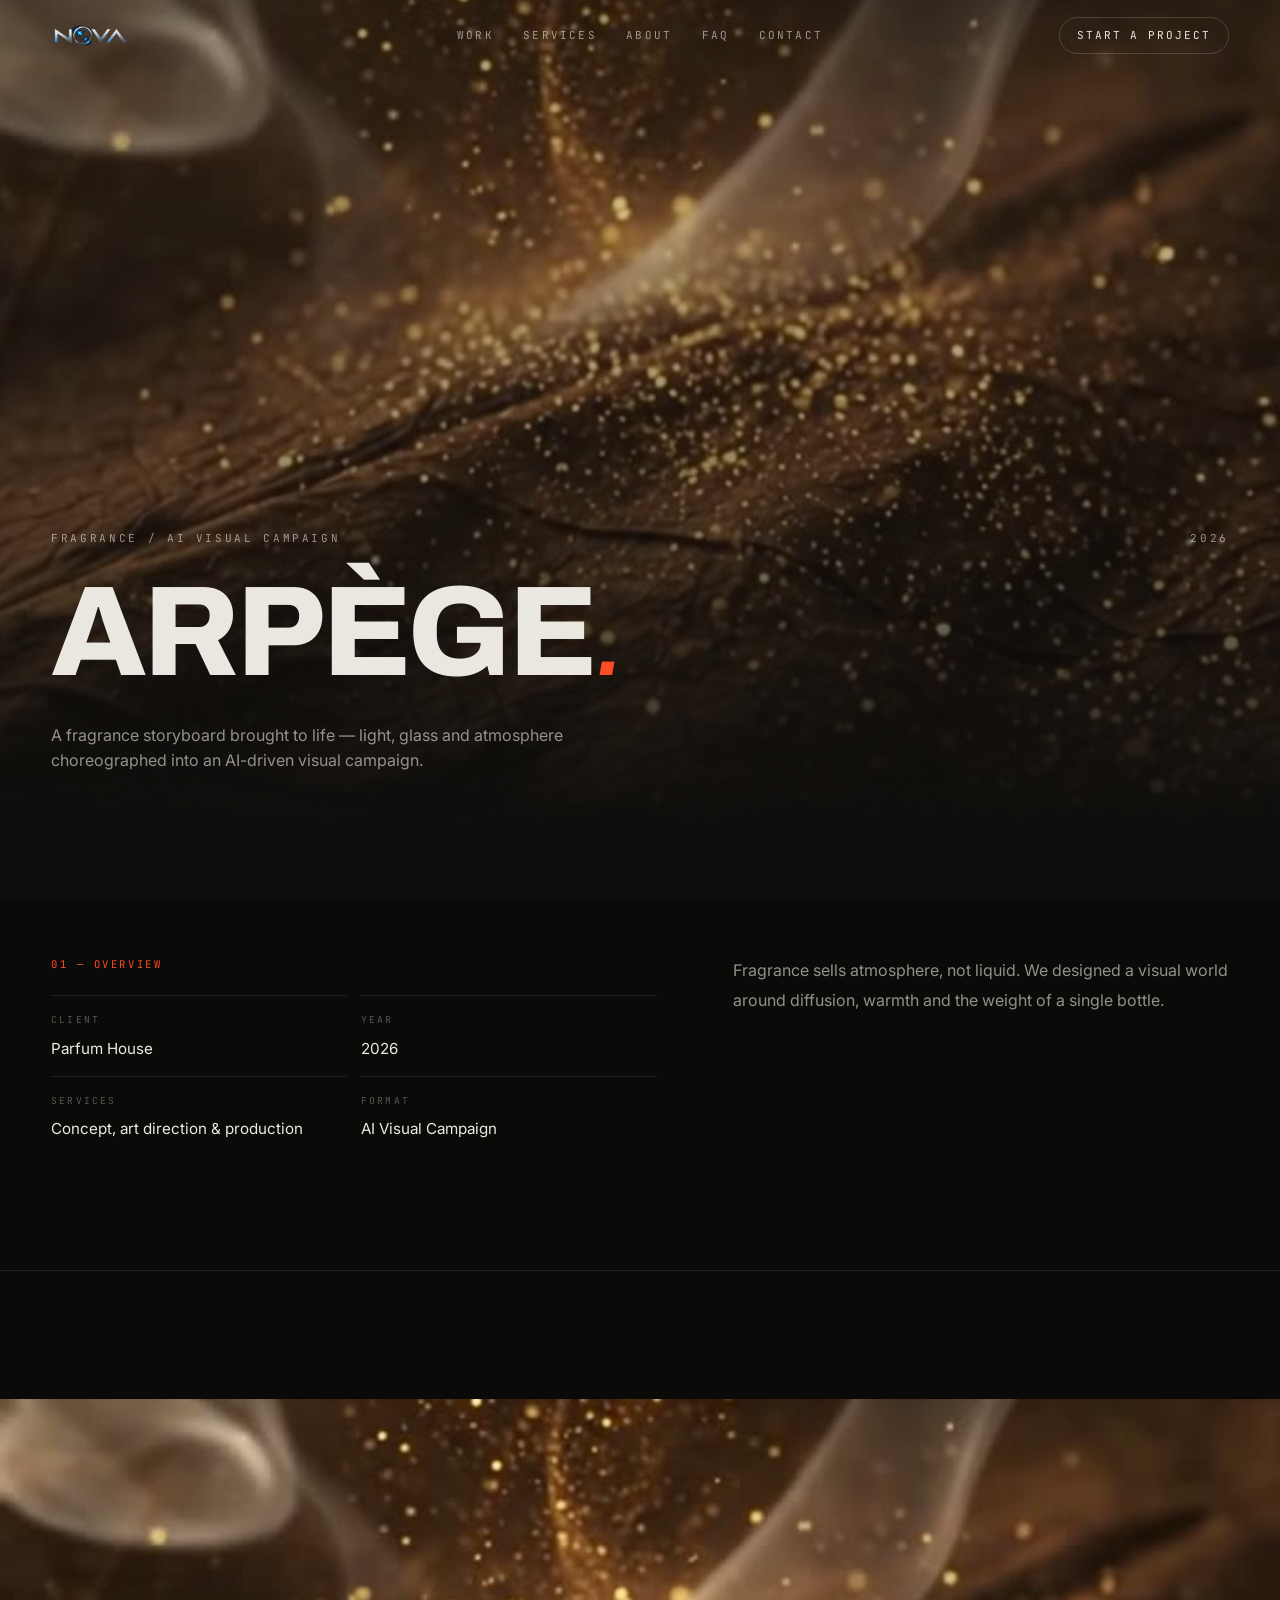
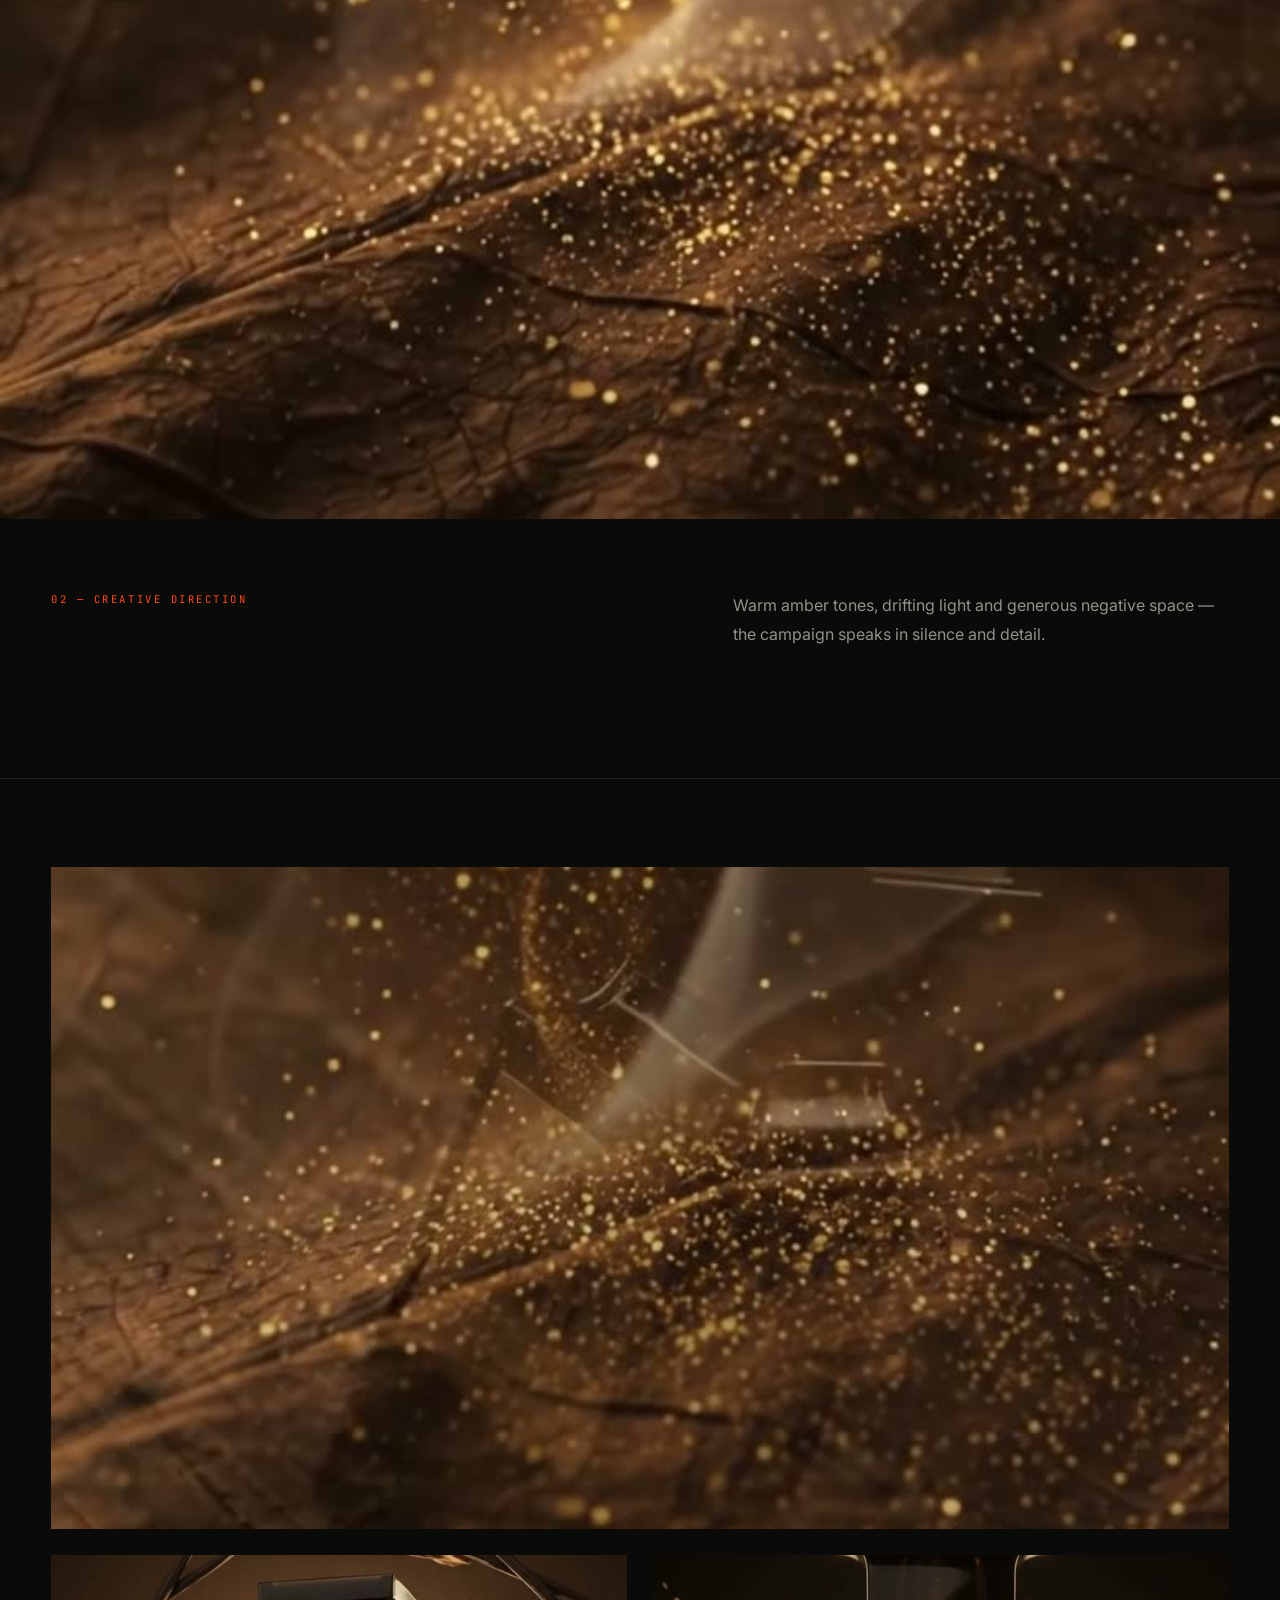
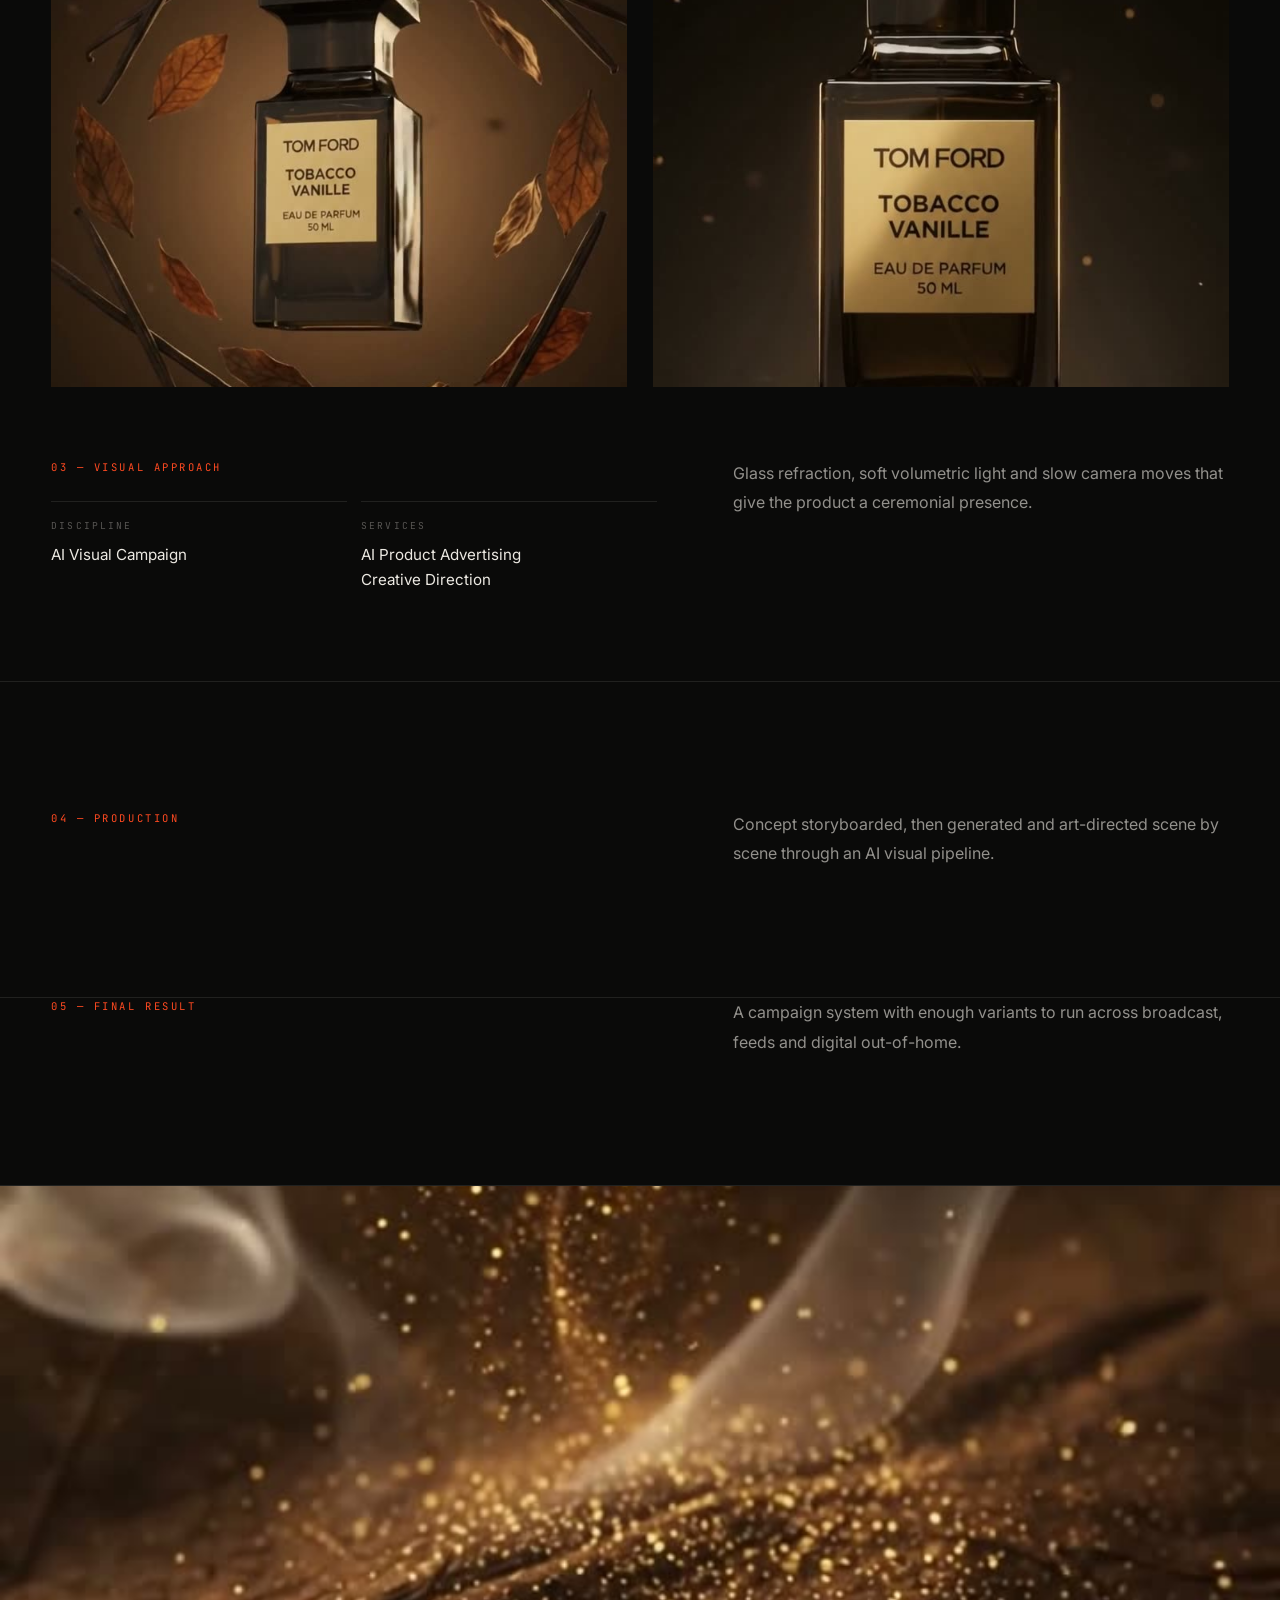
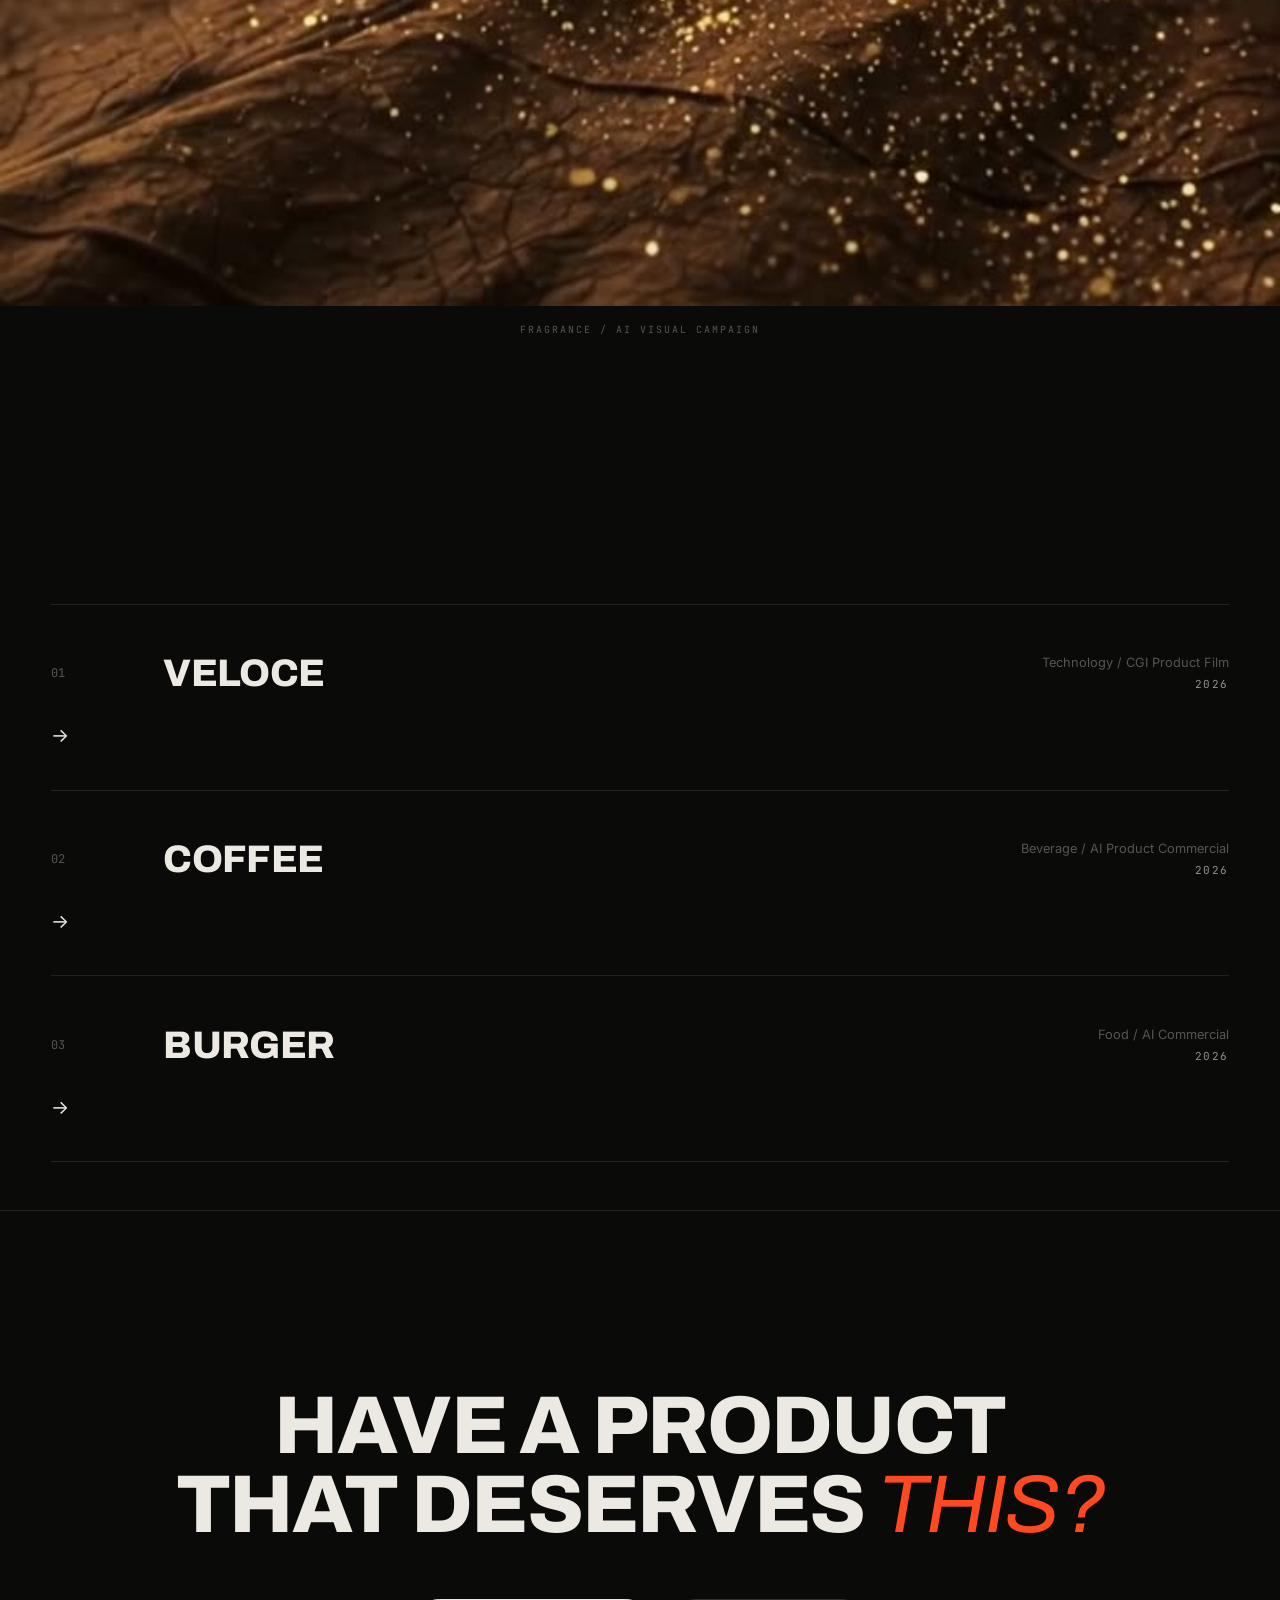
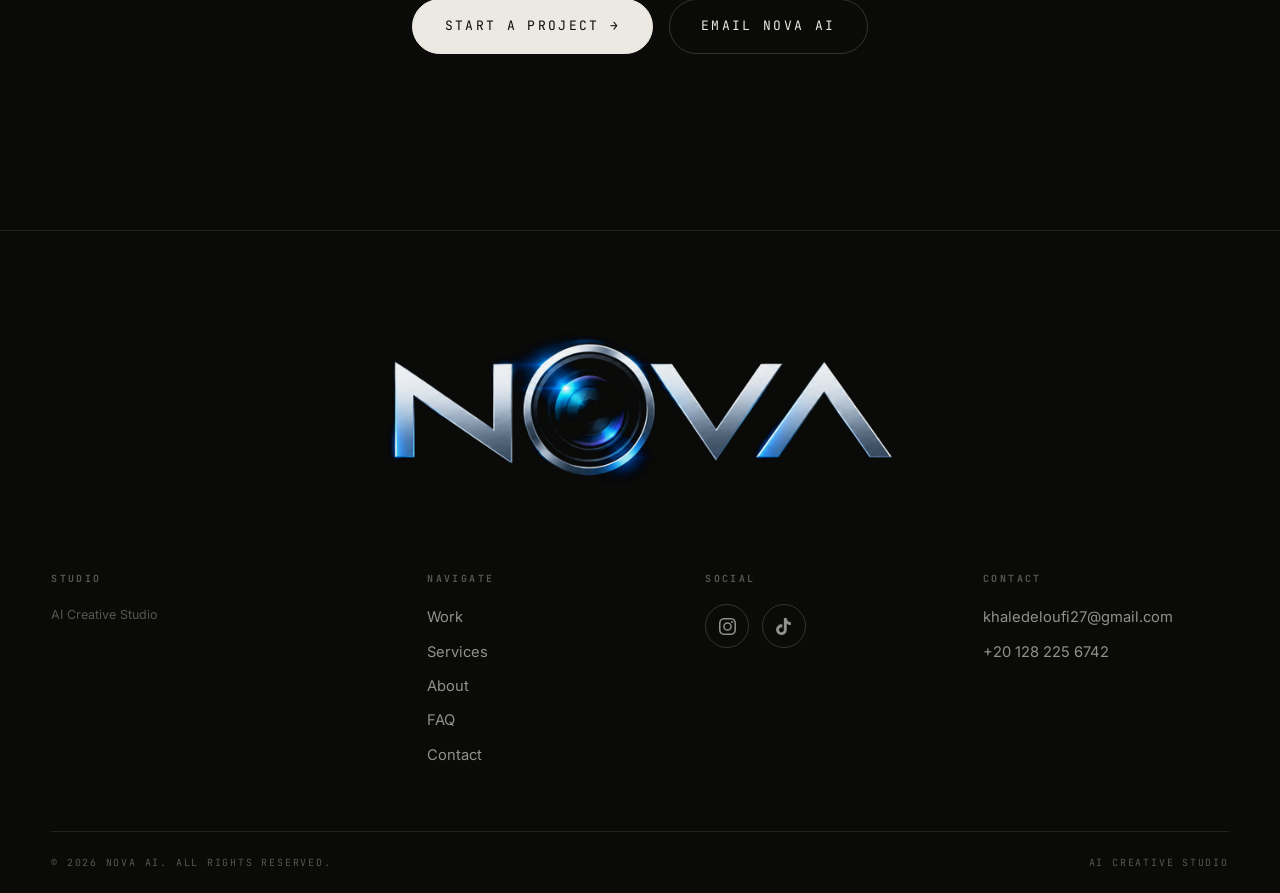
<file: work/arpege/index.html>
<!DOCTYPE html>
<html lang="en">
<head>
<meta charset="UTF-8">
<meta name="viewport" content="width=device-width, initial-scale=1.0">
<title>Arpège — NOVA AI Case Study</title>
<meta name="description" content="A fragrance storyboard brought to life — light, glass and atmosphere choreographed into an AI-driven visual campaign.">
<meta name="theme-color" content="#0a0a09">
<meta property="og:type" content="website">
<meta property="og:title" content="Arpège — NOVA AI Case Study">
<meta property="og:description" content="A fragrance storyboard brought to life — light, glass and atmosphere choreographed into an AI-driven visual campaign.">
<meta property="og:image" content="../../assets/img/arpege-poster.jpg">
<meta name="twitter:card" content="summary_large_image">
<link rel="icon" type="image/x-icon" href="../../assets/img/favicon.ico">
<link rel="icon" type="image/png" sizes="32x32" href="../../assets/img/favicon-32.png">
<link rel="apple-touch-icon" href="../../assets/img/apple-touch-icon.png">
<link rel="preconnect" href="https://fonts.googleapis.com">
<link rel="preconnect" href="https://fonts.gstatic.com" crossorigin>
<link href="https://fonts.googleapis.com/css2?family=Archivo:ital,wght@0,400;0,500;0,600;0,700;0,800;0,900;1,400&family=Inter:wght@400;500;600&family=JetBrains+Mono:wght@400;500&display=swap" rel="stylesheet">
<link rel="stylesheet" href="../../assets/css/main.css">
<noscript>
<style>
  .mask > span{ transform:none !important; }
  [data-reveal]{ opacity:1 !important; transform:none !important; }
  .preloader{ display:none !important; }
  .menu{ display:none !important; }
</style>
</noscript>
</head>
<body><div class="scrollbar" aria-hidden="true"><span></span></div>
<header class="nav" id="nav">
  <div class="container nav-inner">
    <a class="nav-logo" href="../../index.html" aria-label="NOVA AI — home">
      <img src="../../assets/img/logo-220.png" alt="NOVA AI">
    </a>
    <nav class="nav-links" aria-label="Primary">
      <a href="../../index.html#work"><span>Work</span></a>
      <a href="../../index.html#services"><span>Services</span></a>
      <a href="../../index.html#about"><span>About</span></a>
      <a href="../../index.html#faq"><span>FAQ</span></a>
      <a href="../../index.html#contact"><span>Contact</span></a>
    </nav>
    <div class="nav-right">
      <a class="nav-cta" href="#start">Start a Project</a>
      <button class="burger" id="burger" aria-label="Open menu" aria-expanded="false" aria-controls="menu"><span></span><span></span></button>
    </div>
  </div>
</header>

<div class="menu" id="menu" aria-hidden="true">
  <nav aria-label="Menu">
    <ul>
      <li><a href="../../index.html#work"><span class="n">01</span>Work</a></li>
      <li><a href="../../index.html#services"><span class="n">02</span>Services</a></li>
      <li><a href="../../index.html#about"><span class="n">03</span>About</a></li>
      <li><a href="../../index.html#faq"><span class="n">04</span>FAQ</a></li>
      <li><a href="../../index.html#contact"><span class="n">05</span>Contact</a></li>
    </ul>
  </nav>
  <div class="menu-foot">
    <span class="label">AI Creative Studio</span>
    <a class="btn btn-ghost" href="#start">Start a Project <span class="ar">→</span></a>
  </div>
</div>
<main>
  <!-- preloader (keeps the cinematic entrance) -->
  <div class="preloader" id="preloader" aria-hidden="true">
    <div class="pl-grain" aria-hidden="true"></div>
    <div class="pl-curtain pl-curtain-top" aria-hidden="true"></div>
    <div class="pl-curtain pl-curtain-bottom" aria-hidden="true"></div>
    <div class="preloader-inner">
      <div class="preloader-wordmark" aria-hidden="true">
        <span class="pw-mask"><img src="../../assets/img/logo-640.png" alt=""></span>
      </div>
      <div class="preloader-line"><span></span></div>
      <div class="preloader-meta">
        <span class="preloader-count" id="preloader-count">0%</span>
        <span class="preloader-text label">Case Study</span>
      </div>
    </div>
  </div>

  <!-- ===== hero ===== -->
  <section class="p-hero" id="top" aria-label="FRAGRANCE / AI VISUAL CAMPAIGN. Arpège">
    <div class="p-hero-media" data-cursor="view">
      <video autoplay muted loop playsinline preload="metadata" poster="../../assets/img/arpege-poster.jpg" data-autoplay aria-hidden="true">
        <source src="../../assets/videos/arpege.mp4" type="video/mp4">
      </video>
      <div class="p-hero-shade"></div>
    </div>
    <div class="container p-hero-inner">
      <div class="p-eyebrow">
        <span class="label">FRAGRANCE / AI VISUAL CAMPAIGN</span>
        <span class="label">2026</span>
      </div>
      <h1 class="ttl">Arpège<em>.</em></h1>
      <p class="p-hero-desc" data-reveal>A fragrance storyboard brought to life — light, glass and atmosphere choreographed into an AI-driven visual campaign.</p>
    </div>
  </section>

  <!-- ===== overview ===== -->
  <section class="p-section first">
    <div class="container p-grid">
      <div>
        <span class="p-kicker">01 — Overview</span>
        <div class="side">
          <div><span class="k">Client</span><span class="v">Parfum House</span></div>
          <div><span class="k">Year</span><span class="v">2026</span></div>
          <div><span class="k">Services</span><span class="v">Concept, art direction & production</span></div>
          <div><span class="k">Format</span><span class="v">AI Visual Campaign</span></div>
        </div>
      </div>
      <div class="p-copy"><p>Fragrance sells atmosphere, not liquid. We designed a visual world around diffusion, warmth and the weight of a single bottle.</p></div>
    </div>
  </section>

  <!-- ===== creative direction (full-bleed media) ===== -->
  <section class="p-section">
    <div class="p-media vid" data-cursor="view">
      <video autoplay muted loop playsinline preload="metadata" poster="../../assets/img/arpege-poster.jpg" data-autoplay aria-hidden="true">
        <source src="../../assets/videos/arpege.mp4" type="video/mp4">
      </video>
    </div>
    <div class="container p-grid" style="margin-top:clamp(2.5rem,6vw,4.5rem)">
      <div>
        <span class="p-kicker">02 — Creative Direction</span>
      </div>
      <div class="p-copy"><p>Warm amber tones, drifting light and generous negative space — the campaign speaks in silence and detail.</p></div>
    </div>
  </section>

  <!-- ===== visual approach (gallery) ===== -->
  <section class="section p-section" style="padding-block:clamp(3rem,7vw,5.5rem)">
    <div class="container">
      <div class="p-gallery">
        <div class="p-media" data-cursor="view"><img src="../../assets/img/arpege-frame-1.jpg" alt="Arpège — shot 01" loading="lazy"></div>
        <div class="p-media" data-cursor="view"><img src="../../assets/img/arpege-frame-2.jpg" alt="Arpège — shot 02" loading="lazy"></div>
        <div class="p-media" data-cursor="view"><img src="../../assets/img/arpege-frame-3.jpg" alt="Arpège — shot 03" loading="lazy"></div>
      </div>
      <div class="p-grid" style="margin-top:clamp(2.5rem,6vw,4.5rem)">
        <div>
          <span class="p-kicker">03 — Visual Approach</span>
          <div class="side" style="margin-top:1.6rem">
            <div><span class="k">Discipline</span><span class="v">AI Visual Campaign</span></div>
            <div><span class="k">Services</span><span class="v">AI Product Advertising<br>Creative Direction</span></div>
          </div>
        </div>
        <div class="p-copy"><p>Glass refraction, soft volumetric light and slow camera moves that give the product a ceremonial presence.</p></div>
      </div>
    </div>
  </section>

  <!-- ===== production + final result ===== -->
  <section class="p-section">
    <div class="container p-grid">
      <div>
        <span class="p-kicker">04 — Production</span>
      </div>
      <div class="p-copy"><p>Concept storyboarded, then generated and art-directed scene by scene through an AI visual pipeline.</p></div>
    </div>
  </section>

  <section class="p-section" style="padding-top:0">
    <div class="container p-grid" style="margin-top:0">
      <div>
        <span class="p-kicker">05 — Final Result</span>
      </div>
      <div class="p-copy"><p>A campaign system with enough variants to run across broadcast, feeds and digital out-of-home.</p></div>
    </div>
  </section>

  <!-- ===== looping film ===== -->
  <section class="p-video">
    <div class="p-media vid" data-cursor="view">
      <video autoplay muted loop playsinline preload="metadata" poster="../../assets/img/arpege-poster.jpg" data-autoplay aria-hidden="true">
        <source src="../../assets/videos/arpege.mp4" type="video/mp4">
      </video>
    </div>
    <p class="cap">FRAGRANCE / AI VISUAL CAMPAIGN</p>
  </section>

  <!-- ===== related ===== -->
  <section class="section" style="padding-bottom:clamp(2rem,4vw,3rem)" aria-label="Related projects">
    <div class="container">
      <div class="section-head">
        <p class="label" data-reveal>Next — Case Studies</p>
      </div>
      <ul class="related">
<li>
          <a href="../veloce/index.html" data-cursor="view">
            <span class="num">01</span>
            <h3>Veloce</h3>
            <span class="meta">Technology / CGI Product Film<br><span class="label" style="letter-spacing:.14em">2026</span></span>
            <span class="ar">→</span>
          </a>
        </li>
<li>
          <a href="../coffee/index.html" data-cursor="view">
            <span class="num">02</span>
            <h3>Coffee</h3>
            <span class="meta">Beverage / AI Product Commercial<br><span class="label" style="letter-spacing:.14em">2026</span></span>
            <span class="ar">→</span>
          </a>
        </li>
<li>
          <a href="../burger/index.html" data-cursor="view">
            <span class="num">03</span>
            <h3>Burger</h3>
            <span class="meta">Food / AI Commercial<br><span class="label" style="letter-spacing:.14em">2026</span></span>
            <span class="ar">→</span>
          </a>
        </li>
      </ul>
    </div>
  </section>

  <!-- ===== CTA ===== -->
  <section class="p-cta" id="start">
    <h2 class="glow" data-reveal>Have a product<br>that deserves <em>this?</em></h2>
    <div class="contact-ctas" style="justify-content:center" data-reveal>
      <a class="btn btn-solid btn-big magnetic" href="mailto:khaledeloufi27@gmail.com?subject=Project%20Inquiry%20%E2%80%94%20NOVA%20AI">Start a Project <span class="ar">→</span></a>
      <a class="btn btn-line btn-big magnetic" href="mailto:khaledeloufi27@gmail.com">Email NOVA AI</a>
    </div>
  </section>

  <footer class="footer">
    <div class="container">
      <div class="footer-wordmark" aria-hidden="true"><img src="../../assets/img/logo-640.png" alt=""></div>
      <div class="footer-mid">
        <div><h4>Studio</h4><p class="tagline">AI Creative Studio</p></div>
        <div><h4>Navigate</h4><ul>
          <li><a href="../../index.html#work">Work</a></li>
          <li><a href="../../index.html#services">Services</a></li>
          <li><a href="../../index.html#about">About</a></li>
          <li><a href="../../index.html#faq">FAQ</a></li>
          <li><a href="../../index.html#contact">Contact</a></li>
        </ul></div>
        <div><h4>Social</h4><div class="soc-row">
          <a class="soc" href="https://www.instagram.com/nova__ai__" target="_blank" rel="noopener" aria-label="NOVA AI on Instagram"><svg viewBox="0 0 24 24" aria-hidden="true"><path d="M12 0C8.74 0 8.33.01 7.05.07 5.78.13 4.9.33 4.14.63c-.79.31-1.46.72-2.13 1.38C1.35 2.68.94 3.35.63 4.14.33 4.9.13 5.78.07 7.05.01 8.33 0 8.74 0 12s.01 3.67.07 4.95c.06 1.27.26 2.15.56 2.91.31.79.72 1.46 1.38 2.13.67.66 1.34 1.07 2.13 1.38.76.3 1.64.5 2.91.56 1.28.06 1.69.07 4.95.07s3.67-.01 4.95-.07c1.27-.06 2.15-.26 2.91-.56.79-.31 1.46-.72 2.13-1.38.66-.67 1.07-1.34 1.38-2.13.3-.76.5-1.64.56-2.91.06-1.28.07-1.69.07-4.95s-.01-3.67-.07-4.95c-.06-1.27-.26-2.15-.56-2.91-.31-.79-.72-1.46-1.38-2.13A5.9 5.9 0 0 0 19.86.63c-.76-.3-1.64-.5-2.91-.56C15.67.01 15.26 0 12 0zm0 2.16c3.2 0 3.58.01 4.85.07 1.17.06 1.8.25 2.23.41.56.22.96.48 1.38.9.42.42.68.82.9 1.38.16.43.35 1.06.41 2.23.06 1.27.07 1.65.07 4.85s-.01 3.58-.07 4.85c-.06 1.17-.25 1.8-.41 2.23-.22.56-.48.96-.9 1.38-.42.42-.82.68-1.38.9-.43.16-1.06.35-2.23.41-1.27.06-1.65.07-4.85.07s-3.58-.01-4.85-.07c-1.17-.06-1.8-.25-2.23-.41a3.7 3.7 0 0 1-1.38-.9 3.7 3.7 0 0 1-.9-1.38c-.16-.43-.35-1.06-.41-2.23C2.17 15.58 2.16 15.2 2.16 12s.01-3.58.07-4.85c.06-1.17.25-1.8.41-2.23.22-.56.48-.96.9-1.38.42-.42.82-.68 1.38-.9.43-.16 1.06-.35 2.23-.41 1.27-.06 1.65-.07 4.85-.07zM12 5.84A6.16 6.16 0 1 0 18.16 12 6.16 6.16 0 0 0 12 5.84zm0 10.15A4 4 0 1 1 16 12a4 4 0 0 1-4 3.99zm7.85-10.4a1.44 1.44 0 1 1-1.44-1.44 1.44 1.44 0 0 1 1.44 1.44z"/></svg></a>
          <a class="soc" href="https://www.tiktok.com/@nova..ai7" target="_blank" rel="noopener" aria-label="NOVA AI on TikTok"><svg viewBox="0 0 24 24" aria-hidden="true"><path d="M12.525.02c1.31-.02 2.61-.01 3.91-.02.08 1.53.63 3.09 1.75 4.17 1.12 1.11 2.7 1.62 4.24 1.79v4.03c-1.44-.05-2.89-.35-4.2-.97-.57-.26-1.1-.59-1.62-.93-.01 2.92.01 5.84-.02 8.75-.08 1.4-.54 2.79-1.35 3.94-1.31 1.92-3.58 3.17-5.91 3.21-1.43.08-2.86-.31-4.08-1.03-2.02-1.19-3.44-3.37-3.65-5.71-.02-.5-.03-1-.01-1.49.18-1.9 1.12-3.72 2.58-4.96 1.66-1.44 3.98-2.13 6.15-1.72.02 1.48-.04 2.96-.04 4.44-.99-.32-2.15-.23-3.02.37-.63.41-1.11 1.04-1.36 1.75-.21.51-.15 1.07-.14 1.61.24 1.64 1.82 3.02 3.5 2.87 1.12-.01 2.19-.66 2.77-1.61.19-.33.4-.67.41-1.06.1-1.79.06-3.57.07-5.36.01-4.03-.01-8.05.02-12.07z"/></svg></a>
        </div></div>
        <div><h4>Contact</h4><ul>
          <li><a href="mailto:khaledeloufi27@gmail.com">khaledeloufi27@gmail.com</a></li>
          <li><a href="https://wa.me/201282256742">+20 128 225 6742</a></li>
        </ul></div>
      </div>
      <div class="footer-base">
        <span>© <span data-year>2026</span> NOVA AI. All rights reserved.</span>
        <span>AI Creative Studio</span>
      </div>
    </div>
  </footer>
</main>
<script src="../../assets/js/main.js"></script>
</body>
</html>
</file>
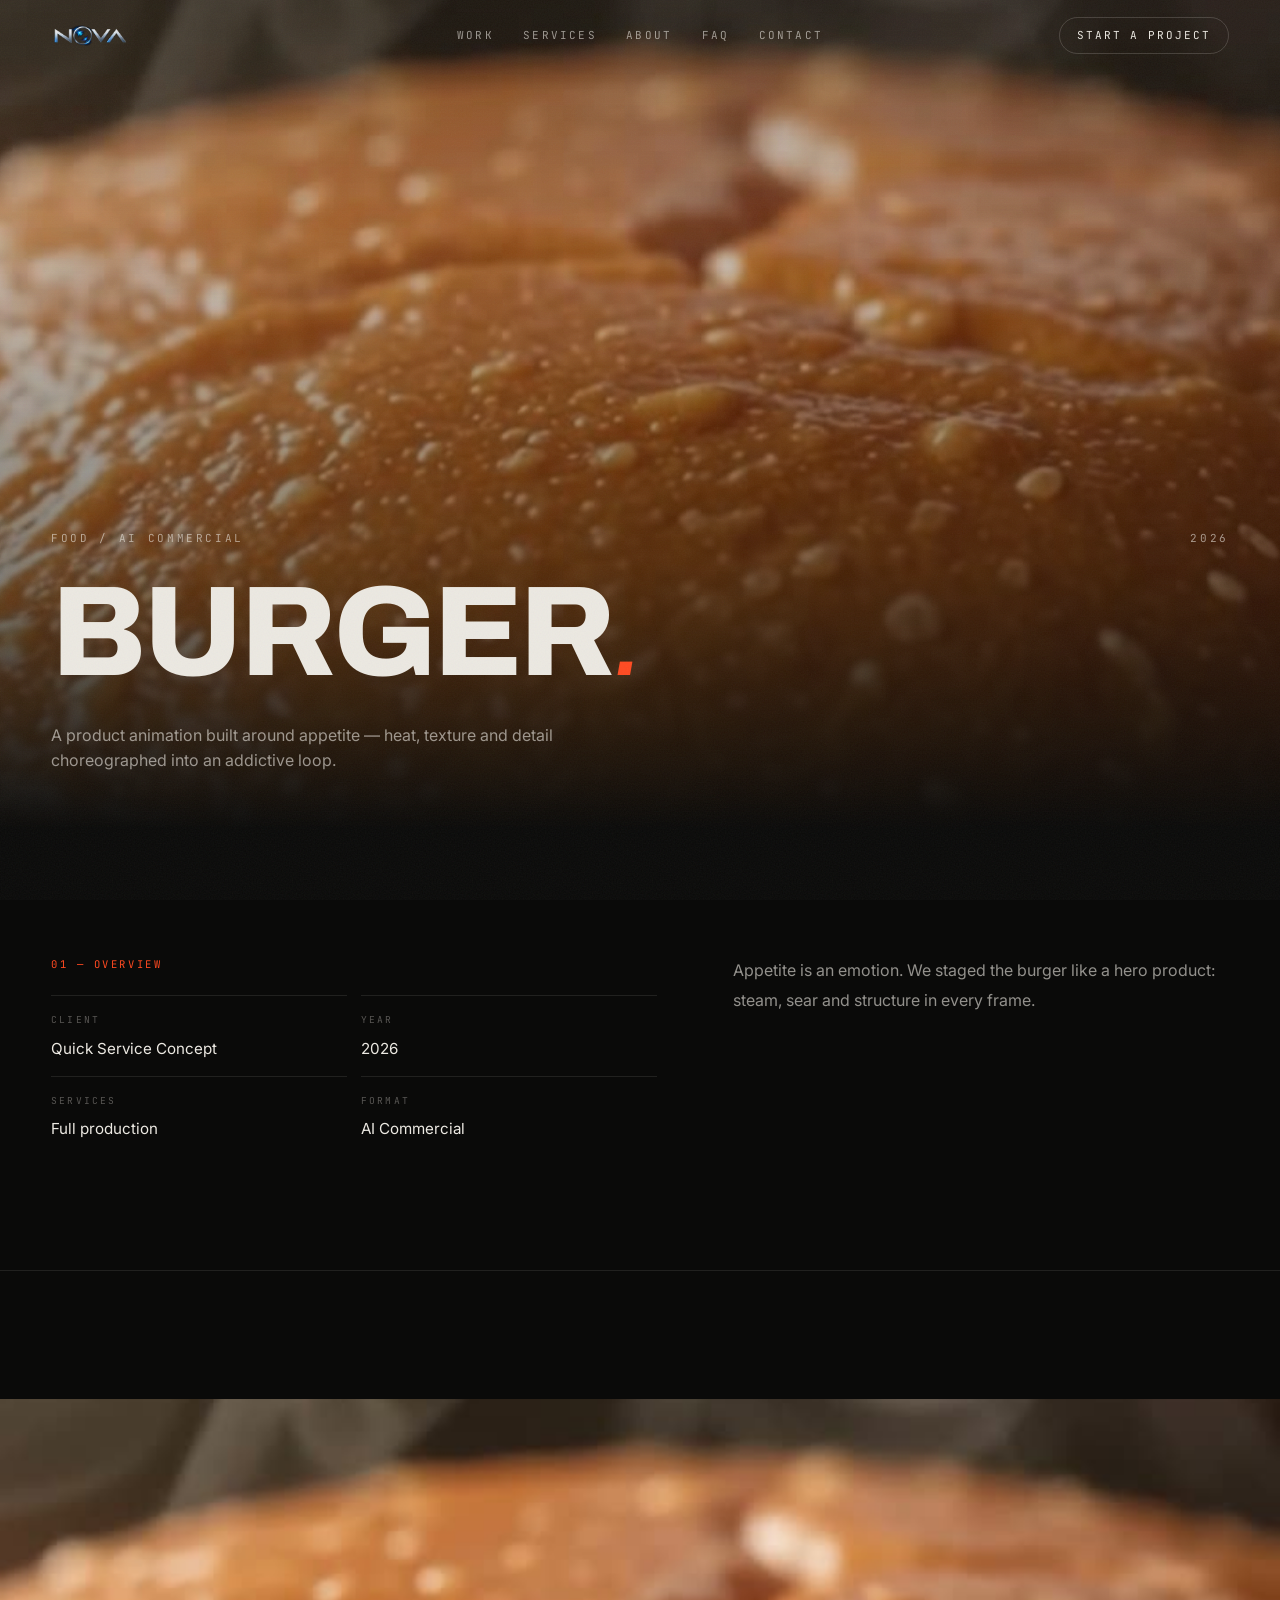
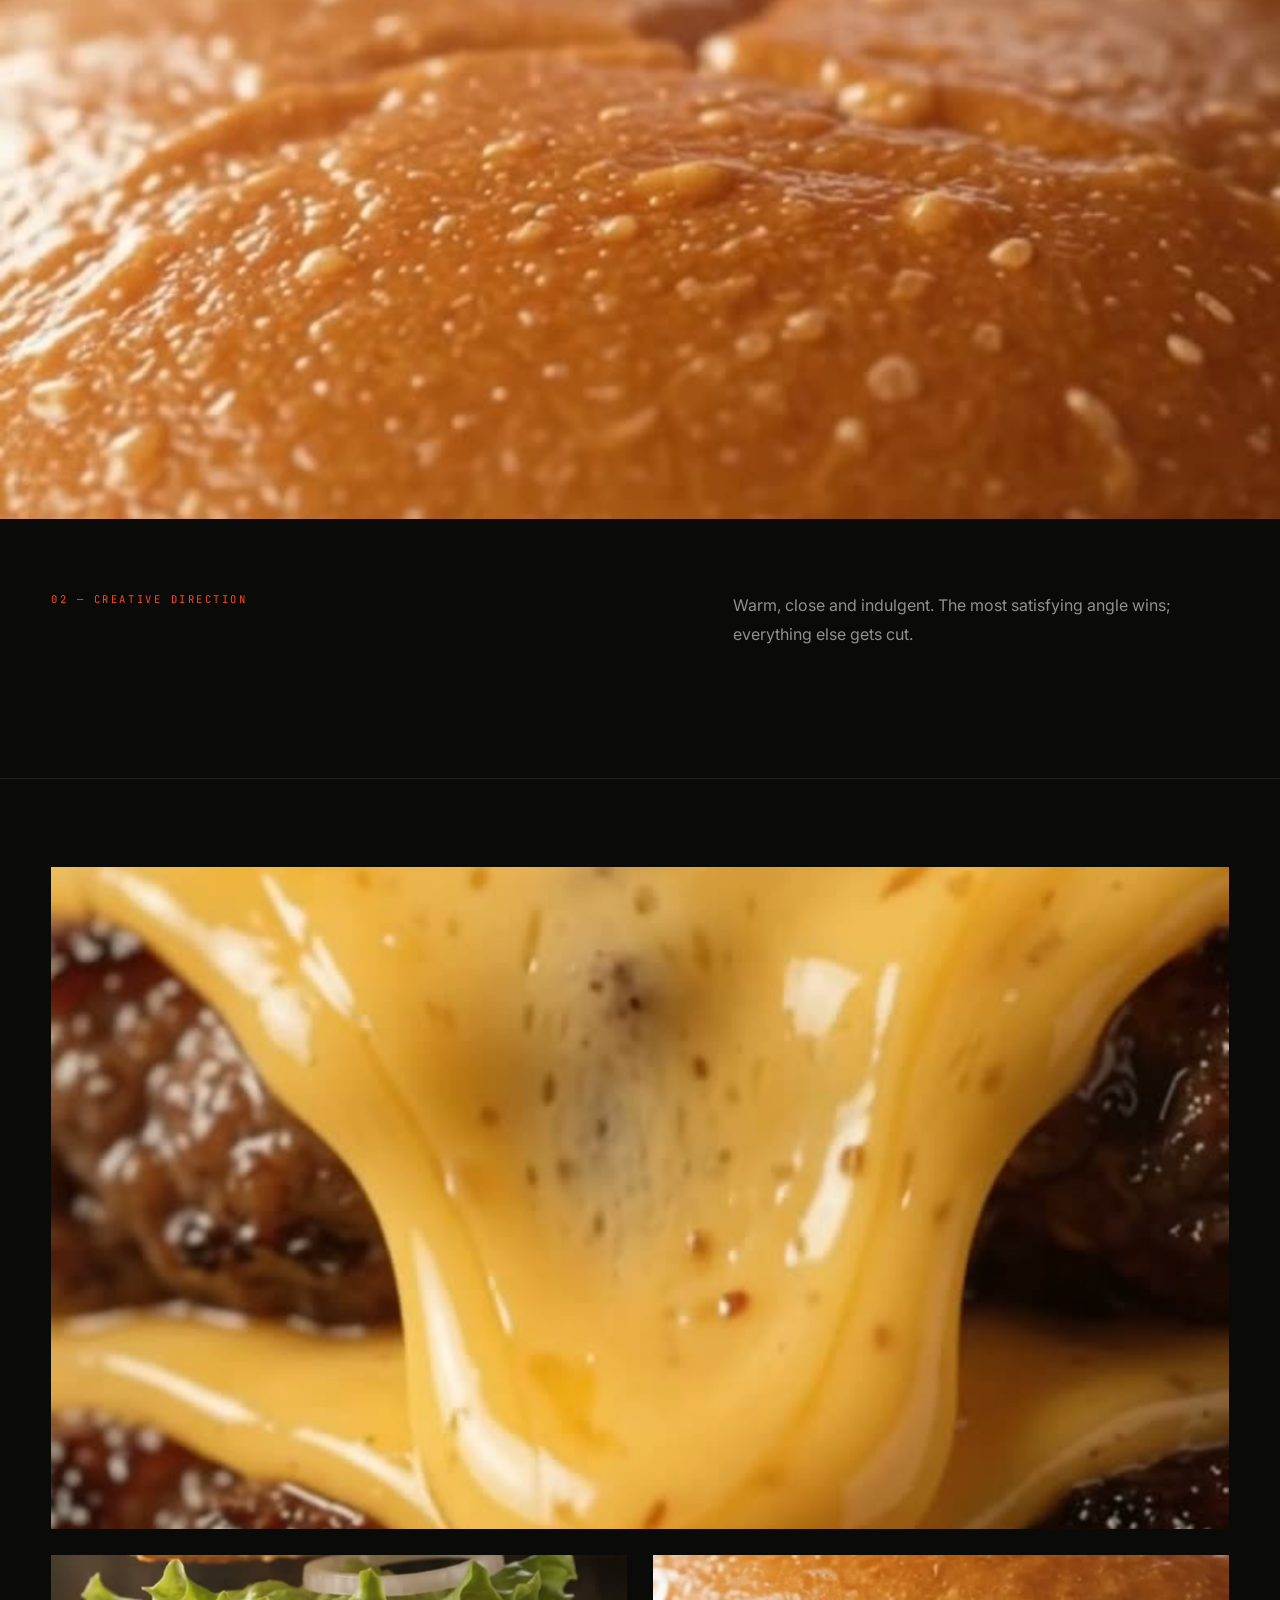
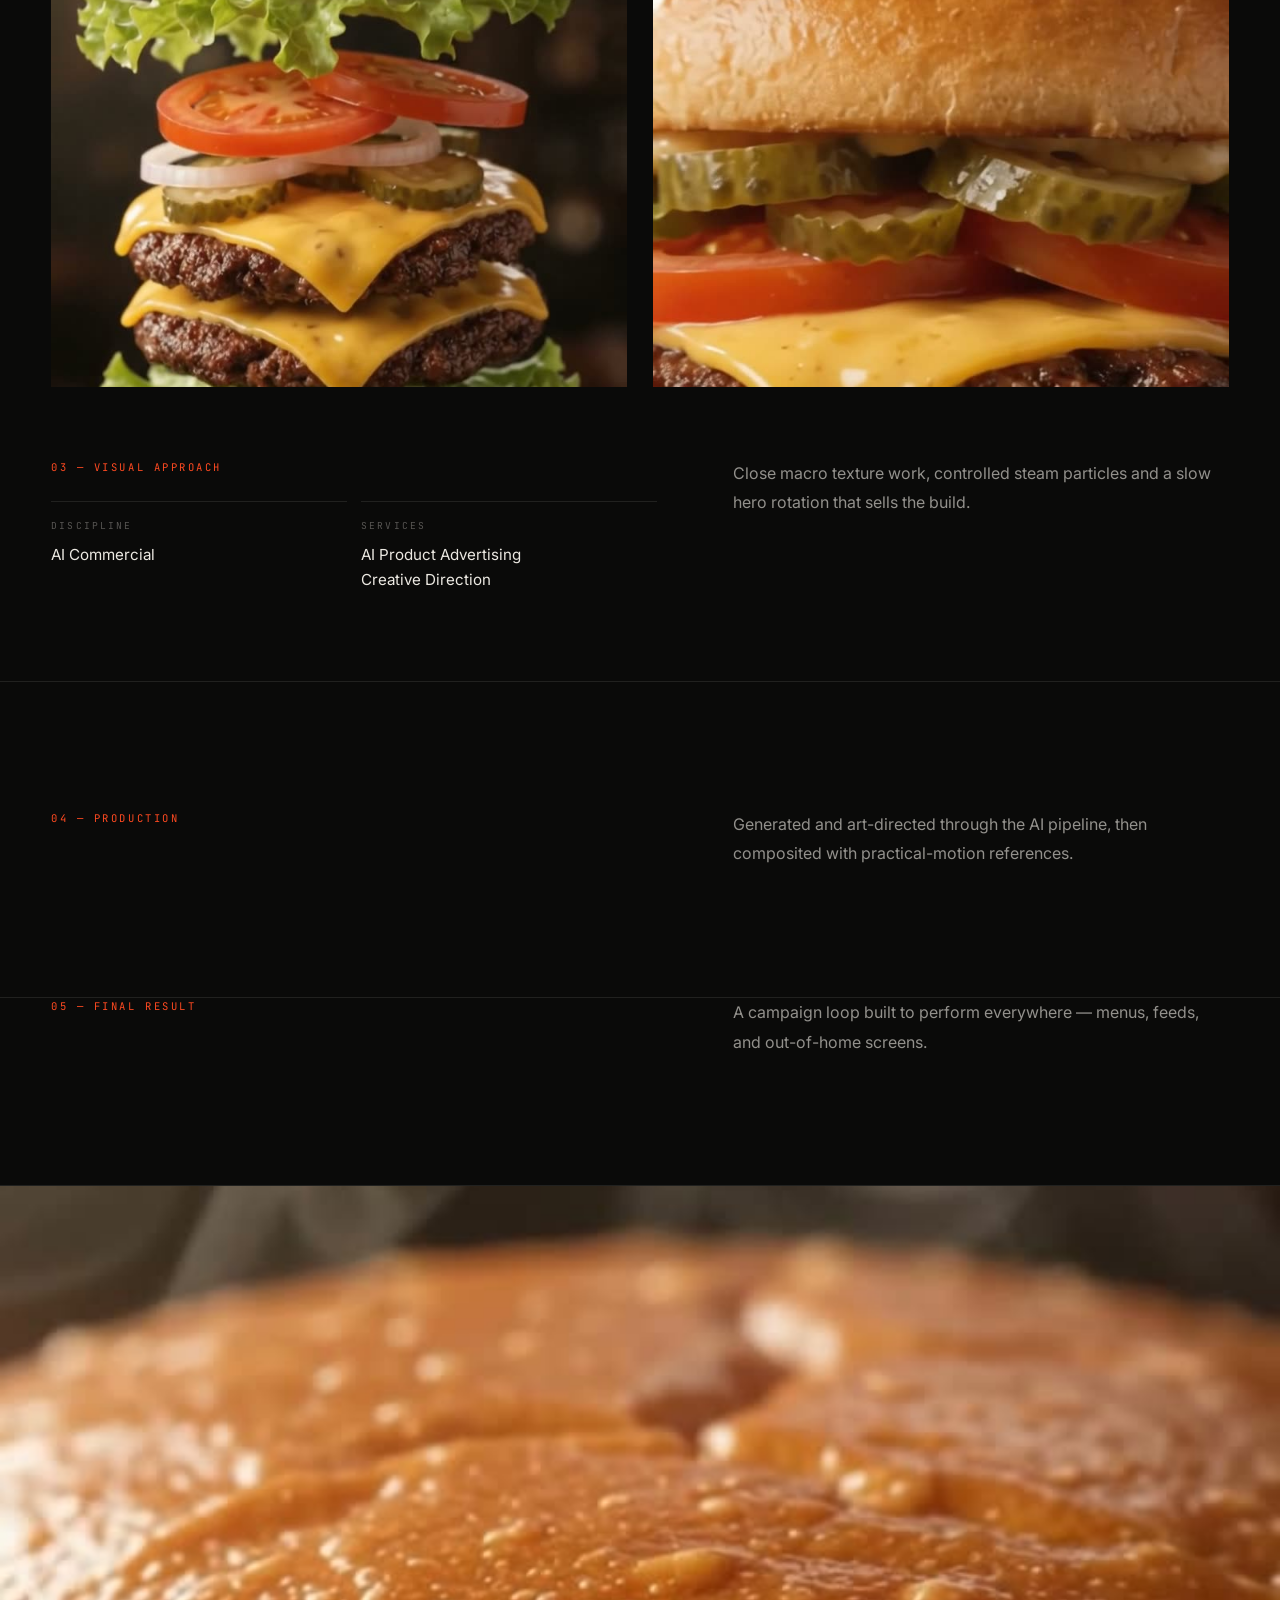
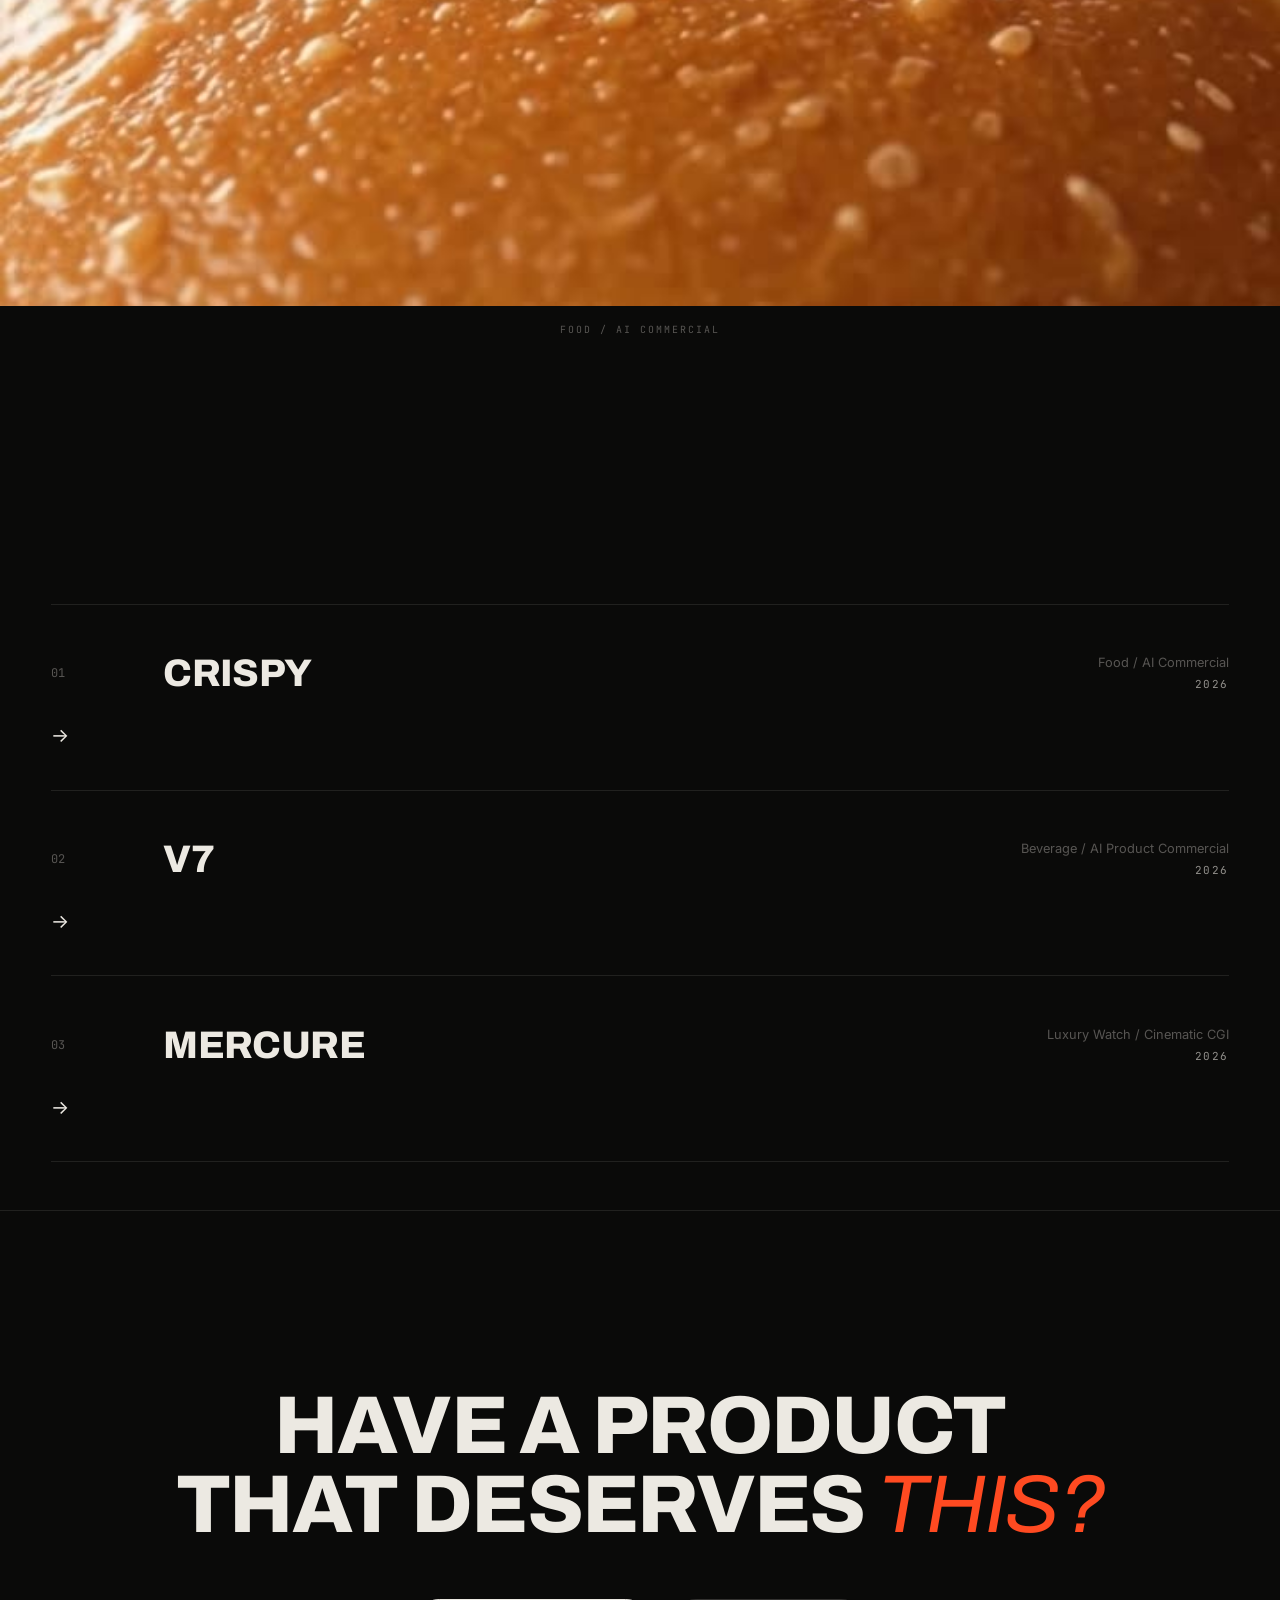
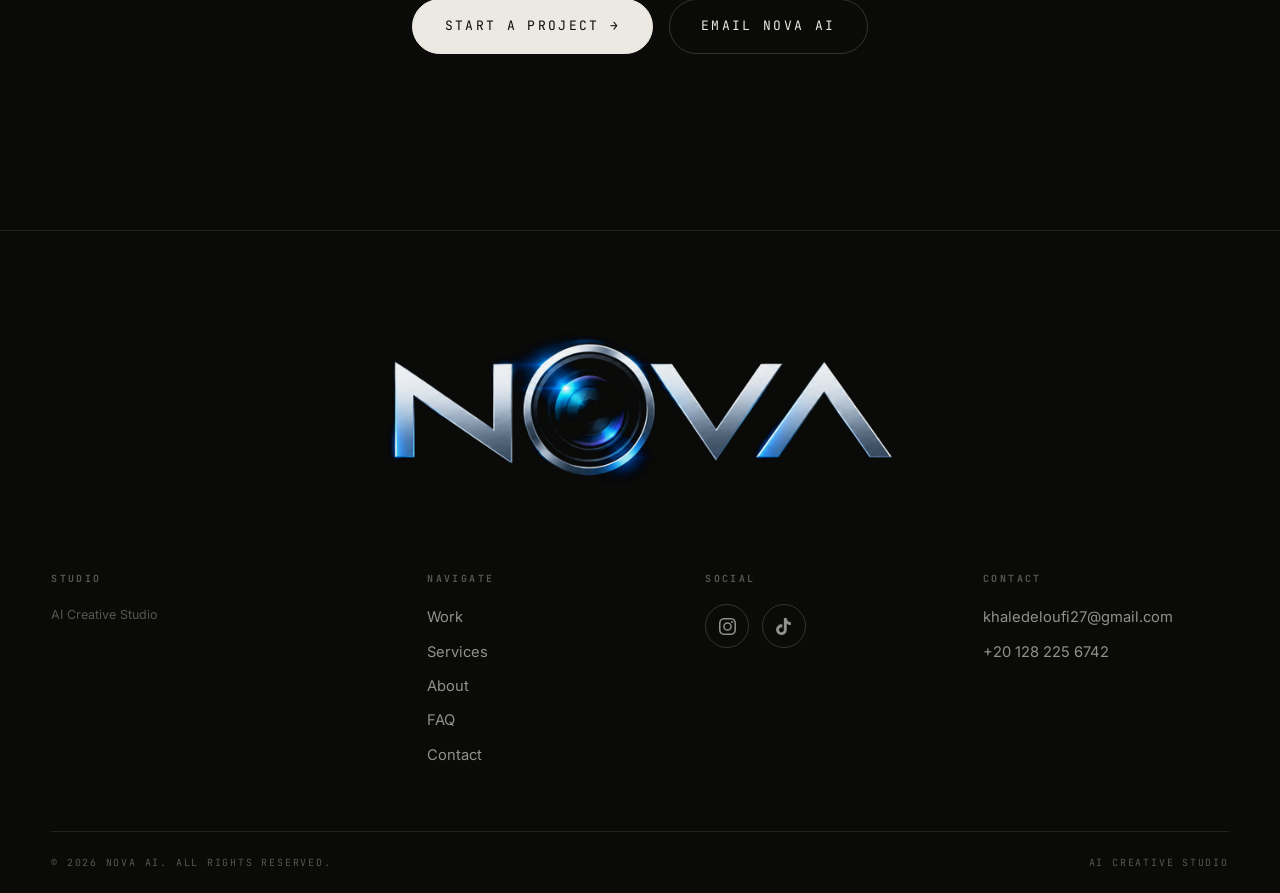
<file: work/burger/index.html>
<!DOCTYPE html>
<html lang="en">
<head>
<meta charset="UTF-8">
<meta name="viewport" content="width=device-width, initial-scale=1.0">
<title>Burger — NOVA AI Case Study</title>
<meta name="description" content="A product animation built around appetite — heat, texture and detail choreographed into an addictive loop.">
<meta name="theme-color" content="#0a0a09">
<meta property="og:type" content="website">
<meta property="og:title" content="Burger — NOVA AI Case Study">
<meta property="og:description" content="A product animation built around appetite — heat, texture and detail choreographed into an addictive loop.">
<meta property="og:image" content="../../assets/img/burger-poster.jpg">
<meta name="twitter:card" content="summary_large_image">
<link rel="icon" type="image/x-icon" href="../../assets/img/favicon.ico">
<link rel="icon" type="image/png" sizes="32x32" href="../../assets/img/favicon-32.png">
<link rel="apple-touch-icon" href="../../assets/img/apple-touch-icon.png">
<link rel="preconnect" href="https://fonts.googleapis.com">
<link rel="preconnect" href="https://fonts.gstatic.com" crossorigin>
<link href="https://fonts.googleapis.com/css2?family=Archivo:ital,wght@0,400;0,500;0,600;0,700;0,800;0,900;1,400&family=Inter:wght@400;500;600&family=JetBrains+Mono:wght@400;500&display=swap" rel="stylesheet">
<link rel="stylesheet" href="../../assets/css/main.css">
<noscript>
<style>
  .mask > span{ transform:none !important; }
  [data-reveal]{ opacity:1 !important; transform:none !important; }
  .preloader{ display:none !important; }
  .menu{ display:none !important; }
</style>
</noscript>
</head>
<body><div class="scrollbar" aria-hidden="true"><span></span></div>
<header class="nav" id="nav">
  <div class="container nav-inner">
    <a class="nav-logo" href="../../index.html" aria-label="NOVA AI — home">
      <img src="../../assets/img/logo-220.png" alt="NOVA AI">
    </a>
    <nav class="nav-links" aria-label="Primary">
      <a href="../../index.html#work"><span>Work</span></a>
      <a href="../../index.html#services"><span>Services</span></a>
      <a href="../../index.html#about"><span>About</span></a>
      <a href="../../index.html#faq"><span>FAQ</span></a>
      <a href="../../index.html#contact"><span>Contact</span></a>
    </nav>
    <div class="nav-right">
      <a class="nav-cta" href="#start">Start a Project</a>
      <button class="burger" id="burger" aria-label="Open menu" aria-expanded="false" aria-controls="menu"><span></span><span></span></button>
    </div>
  </div>
</header>

<div class="menu" id="menu" aria-hidden="true">
  <nav aria-label="Menu">
    <ul>
      <li><a href="../../index.html#work"><span class="n">01</span>Work</a></li>
      <li><a href="../../index.html#services"><span class="n">02</span>Services</a></li>
      <li><a href="../../index.html#about"><span class="n">03</span>About</a></li>
      <li><a href="../../index.html#faq"><span class="n">04</span>FAQ</a></li>
      <li><a href="../../index.html#contact"><span class="n">05</span>Contact</a></li>
    </ul>
  </nav>
  <div class="menu-foot">
    <span class="label">AI Creative Studio</span>
    <a class="btn btn-ghost" href="#start">Start a Project <span class="ar">→</span></a>
  </div>
</div>
<main>
  <!-- preloader (keeps the cinematic entrance) -->
  <div class="preloader" id="preloader" aria-hidden="true">
    <div class="pl-grain" aria-hidden="true"></div>
    <div class="pl-curtain pl-curtain-top" aria-hidden="true"></div>
    <div class="pl-curtain pl-curtain-bottom" aria-hidden="true"></div>
    <div class="preloader-inner">
      <div class="preloader-wordmark" aria-hidden="true">
        <span class="pw-mask"><img src="../../assets/img/logo-640.png" alt=""></span>
      </div>
      <div class="preloader-line"><span></span></div>
      <div class="preloader-meta">
        <span class="preloader-count" id="preloader-count">0%</span>
        <span class="preloader-text label">Case Study</span>
      </div>
    </div>
  </div>

  <!-- ===== hero ===== -->
  <section class="p-hero" id="top" aria-label="FOOD / AI COMMERCIAL. Burger">
    <div class="p-hero-media" data-cursor="view">
      <video autoplay muted loop playsinline preload="metadata" poster="../../assets/img/burger-poster.jpg" data-autoplay aria-hidden="true">
        <source src="../../assets/videos/burger.mp4" type="video/mp4">
      </video>
      <div class="p-hero-shade"></div>
    </div>
    <div class="container p-hero-inner">
      <div class="p-eyebrow">
        <span class="label">FOOD / AI COMMERCIAL</span>
        <span class="label">2026</span>
      </div>
      <h1 class="ttl">Burger<em>.</em></h1>
      <p class="p-hero-desc" data-reveal>A product animation built around appetite — heat, texture and detail choreographed into an addictive loop.</p>
    </div>
  </section>

  <!-- ===== overview ===== -->
  <section class="p-section first">
    <div class="container p-grid">
      <div>
        <span class="p-kicker">01 — Overview</span>
        <div class="side">
          <div><span class="k">Client</span><span class="v">Quick Service Concept</span></div>
          <div><span class="k">Year</span><span class="v">2026</span></div>
          <div><span class="k">Services</span><span class="v">Full production</span></div>
          <div><span class="k">Format</span><span class="v">AI Commercial</span></div>
        </div>
      </div>
      <div class="p-copy"><p>Appetite is an emotion. We staged the burger like a hero product: steam, sear and structure in every frame.</p></div>
    </div>
  </section>

  <!-- ===== creative direction (full-bleed media) ===== -->
  <section class="p-section">
    <div class="p-media vid" data-cursor="view">
      <video autoplay muted loop playsinline preload="metadata" poster="../../assets/img/burger-poster.jpg" data-autoplay aria-hidden="true">
        <source src="../../assets/videos/burger.mp4" type="video/mp4">
      </video>
    </div>
    <div class="container p-grid" style="margin-top:clamp(2.5rem,6vw,4.5rem)">
      <div>
        <span class="p-kicker">02 — Creative Direction</span>
      </div>
      <div class="p-copy"><p>Warm, close and indulgent. The most satisfying angle wins; everything else gets cut.</p></div>
    </div>
  </section>

  <!-- ===== visual approach (gallery) ===== -->
  <section class="section p-section" style="padding-block:clamp(3rem,7vw,5.5rem)">
    <div class="container">
      <div class="p-gallery">
        <div class="p-media" data-cursor="view"><img src="../../assets/img/burger-frame-1.jpg" alt="Burger — shot 01" loading="lazy"></div>
        <div class="p-media" data-cursor="view"><img src="../../assets/img/burger-frame-2.jpg" alt="Burger — shot 02" loading="lazy"></div>
        <div class="p-media" data-cursor="view"><img src="../../assets/img/burger-frame-3.jpg" alt="Burger — shot 03" loading="lazy"></div>
      </div>
      <div class="p-grid" style="margin-top:clamp(2.5rem,6vw,4.5rem)">
        <div>
          <span class="p-kicker">03 — Visual Approach</span>
          <div class="side" style="margin-top:1.6rem">
            <div><span class="k">Discipline</span><span class="v">AI Commercial</span></div>
            <div><span class="k">Services</span><span class="v">AI Product Advertising<br>Creative Direction</span></div>
          </div>
        </div>
        <div class="p-copy"><p>Close macro texture work, controlled steam particles and a slow hero rotation that sells the build.</p></div>
      </div>
    </div>
  </section>

  <!-- ===== production + final result ===== -->
  <section class="p-section">
    <div class="container p-grid">
      <div>
        <span class="p-kicker">04 — Production</span>
      </div>
      <div class="p-copy"><p>Generated and art-directed through the AI pipeline, then composited with practical-motion references.</p></div>
    </div>
  </section>

  <section class="p-section" style="padding-top:0">
    <div class="container p-grid" style="margin-top:0">
      <div>
        <span class="p-kicker">05 — Final Result</span>
      </div>
      <div class="p-copy"><p>A campaign loop built to perform everywhere — menus, feeds, and out-of-home screens.</p></div>
    </div>
  </section>

  <!-- ===== looping film ===== -->
  <section class="p-video">
    <div class="p-media vid" data-cursor="view">
      <video autoplay muted loop playsinline preload="metadata" poster="../../assets/img/burger-poster.jpg" data-autoplay aria-hidden="true">
        <source src="../../assets/videos/burger.mp4" type="video/mp4">
      </video>
    </div>
    <p class="cap">FOOD / AI COMMERCIAL</p>
  </section>

  <!-- ===== related ===== -->
  <section class="section" style="padding-bottom:clamp(2rem,4vw,3rem)" aria-label="Related projects">
    <div class="container">
      <div class="section-head">
        <p class="label" data-reveal>Next — Case Studies</p>
      </div>
      <ul class="related">
<li>
          <a href="../crispy/index.html" data-cursor="view">
            <span class="num">01</span>
            <h3>Crispy</h3>
            <span class="meta">Food / AI Commercial<br><span class="label" style="letter-spacing:.14em">2026</span></span>
            <span class="ar">→</span>
          </a>
        </li>
<li>
          <a href="../v7/index.html" data-cursor="view">
            <span class="num">02</span>
            <h3>V7</h3>
            <span class="meta">Beverage / AI Product Commercial<br><span class="label" style="letter-spacing:.14em">2026</span></span>
            <span class="ar">→</span>
          </a>
        </li>
<li>
          <a href="../mercure/index.html" data-cursor="view">
            <span class="num">03</span>
            <h3>Mercure</h3>
            <span class="meta">Luxury Watch / Cinematic CGI<br><span class="label" style="letter-spacing:.14em">2026</span></span>
            <span class="ar">→</span>
          </a>
        </li>
      </ul>
    </div>
  </section>

  <!-- ===== CTA ===== -->
  <section class="p-cta" id="start">
    <h2 class="glow" data-reveal>Have a product<br>that deserves <em>this?</em></h2>
    <div class="contact-ctas" style="justify-content:center" data-reveal>
      <a class="btn btn-solid btn-big magnetic" href="mailto:khaledeloufi27@gmail.com?subject=Project%20Inquiry%20%E2%80%94%20NOVA%20AI">Start a Project <span class="ar">→</span></a>
      <a class="btn btn-line btn-big magnetic" href="mailto:khaledeloufi27@gmail.com">Email NOVA AI</a>
    </div>
  </section>

  <footer class="footer">
    <div class="container">
      <div class="footer-wordmark" aria-hidden="true"><img src="../../assets/img/logo-640.png" alt=""></div>
      <div class="footer-mid">
        <div><h4>Studio</h4><p class="tagline">AI Creative Studio</p></div>
        <div><h4>Navigate</h4><ul>
          <li><a href="../../index.html#work">Work</a></li>
          <li><a href="../../index.html#services">Services</a></li>
          <li><a href="../../index.html#about">About</a></li>
          <li><a href="../../index.html#faq">FAQ</a></li>
          <li><a href="../../index.html#contact">Contact</a></li>
        </ul></div>
        <div><h4>Social</h4><div class="soc-row">
          <a class="soc" href="https://www.instagram.com/nova__ai__" target="_blank" rel="noopener" aria-label="NOVA AI on Instagram"><svg viewBox="0 0 24 24" aria-hidden="true"><path d="M12 0C8.74 0 8.33.01 7.05.07 5.78.13 4.9.33 4.14.63c-.79.31-1.46.72-2.13 1.38C1.35 2.68.94 3.35.63 4.14.33 4.9.13 5.78.07 7.05.01 8.33 0 8.74 0 12s.01 3.67.07 4.95c.06 1.27.26 2.15.56 2.91.31.79.72 1.46 1.38 2.13.67.66 1.34 1.07 2.13 1.38.76.3 1.64.5 2.91.56 1.28.06 1.69.07 4.95.07s3.67-.01 4.95-.07c1.27-.06 2.15-.26 2.91-.56.79-.31 1.46-.72 2.13-1.38.66-.67 1.07-1.34 1.38-2.13.3-.76.5-1.64.56-2.91.06-1.28.07-1.69.07-4.95s-.01-3.67-.07-4.95c-.06-1.27-.26-2.15-.56-2.91-.31-.79-.72-1.46-1.38-2.13A5.9 5.9 0 0 0 19.86.63c-.76-.3-1.64-.5-2.91-.56C15.67.01 15.26 0 12 0zm0 2.16c3.2 0 3.58.01 4.85.07 1.17.06 1.8.25 2.23.41.56.22.96.48 1.38.9.42.42.68.82.9 1.38.16.43.35 1.06.41 2.23.06 1.27.07 1.65.07 4.85s-.01 3.58-.07 4.85c-.06 1.17-.25 1.8-.41 2.23-.22.56-.48.96-.9 1.38-.42.42-.82.68-1.38.9-.43.16-1.06.35-2.23.41-1.27.06-1.65.07-4.85.07s-3.58-.01-4.85-.07c-1.17-.06-1.8-.25-2.23-.41a3.7 3.7 0 0 1-1.38-.9 3.7 3.7 0 0 1-.9-1.38c-.16-.43-.35-1.06-.41-2.23C2.17 15.58 2.16 15.2 2.16 12s.01-3.58.07-4.85c.06-1.17.25-1.8.41-2.23.22-.56.48-.96.9-1.38.42-.42.82-.68 1.38-.9.43-.16 1.06-.35 2.23-.41 1.27-.06 1.65-.07 4.85-.07zM12 5.84A6.16 6.16 0 1 0 18.16 12 6.16 6.16 0 0 0 12 5.84zm0 10.15A4 4 0 1 1 16 12a4 4 0 0 1-4 3.99zm7.85-10.4a1.44 1.44 0 1 1-1.44-1.44 1.44 1.44 0 0 1 1.44 1.44z"/></svg></a>
          <a class="soc" href="https://www.tiktok.com/@nova..ai7" target="_blank" rel="noopener" aria-label="NOVA AI on TikTok"><svg viewBox="0 0 24 24" aria-hidden="true"><path d="M12.525.02c1.31-.02 2.61-.01 3.91-.02.08 1.53.63 3.09 1.75 4.17 1.12 1.11 2.7 1.62 4.24 1.79v4.03c-1.44-.05-2.89-.35-4.2-.97-.57-.26-1.1-.59-1.62-.93-.01 2.92.01 5.84-.02 8.75-.08 1.4-.54 2.79-1.35 3.94-1.31 1.92-3.58 3.17-5.91 3.21-1.43.08-2.86-.31-4.08-1.03-2.02-1.19-3.44-3.37-3.65-5.71-.02-.5-.03-1-.01-1.49.18-1.9 1.12-3.72 2.58-4.96 1.66-1.44 3.98-2.13 6.15-1.72.02 1.48-.04 2.96-.04 4.44-.99-.32-2.15-.23-3.02.37-.63.41-1.11 1.04-1.36 1.75-.21.51-.15 1.07-.14 1.61.24 1.64 1.82 3.02 3.5 2.87 1.12-.01 2.19-.66 2.77-1.61.19-.33.4-.67.41-1.06.1-1.79.06-3.57.07-5.36.01-4.03-.01-8.05.02-12.07z"/></svg></a>
        </div></div>
        <div><h4>Contact</h4><ul>
          <li><a href="mailto:khaledeloufi27@gmail.com">khaledeloufi27@gmail.com</a></li>
          <li><a href="https://wa.me/201282256742">+20 128 225 6742</a></li>
        </ul></div>
      </div>
      <div class="footer-base">
        <span>© <span data-year>2026</span> NOVA AI. All rights reserved.</span>
        <span>AI Creative Studio</span>
      </div>
    </div>
  </footer>
</main>
<script src="../../assets/js/main.js"></script>
</body>
</html>
</file>
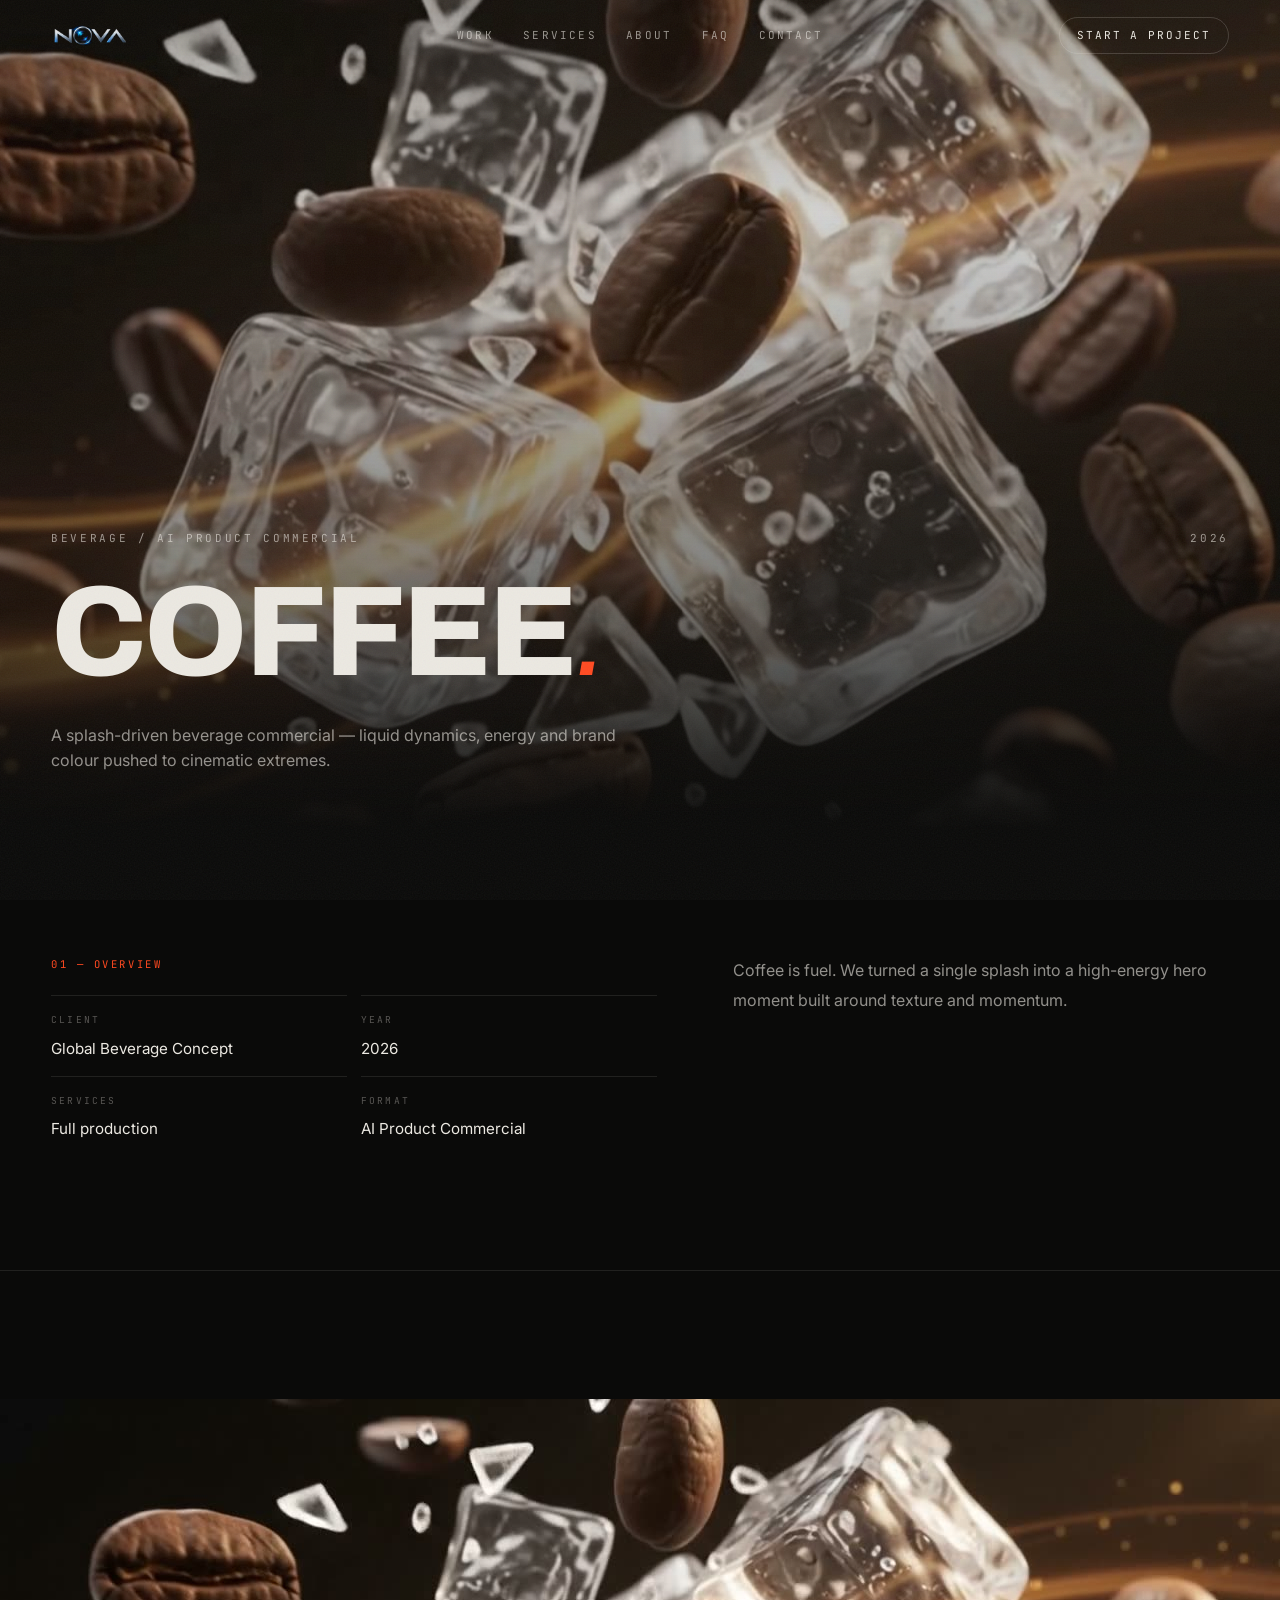
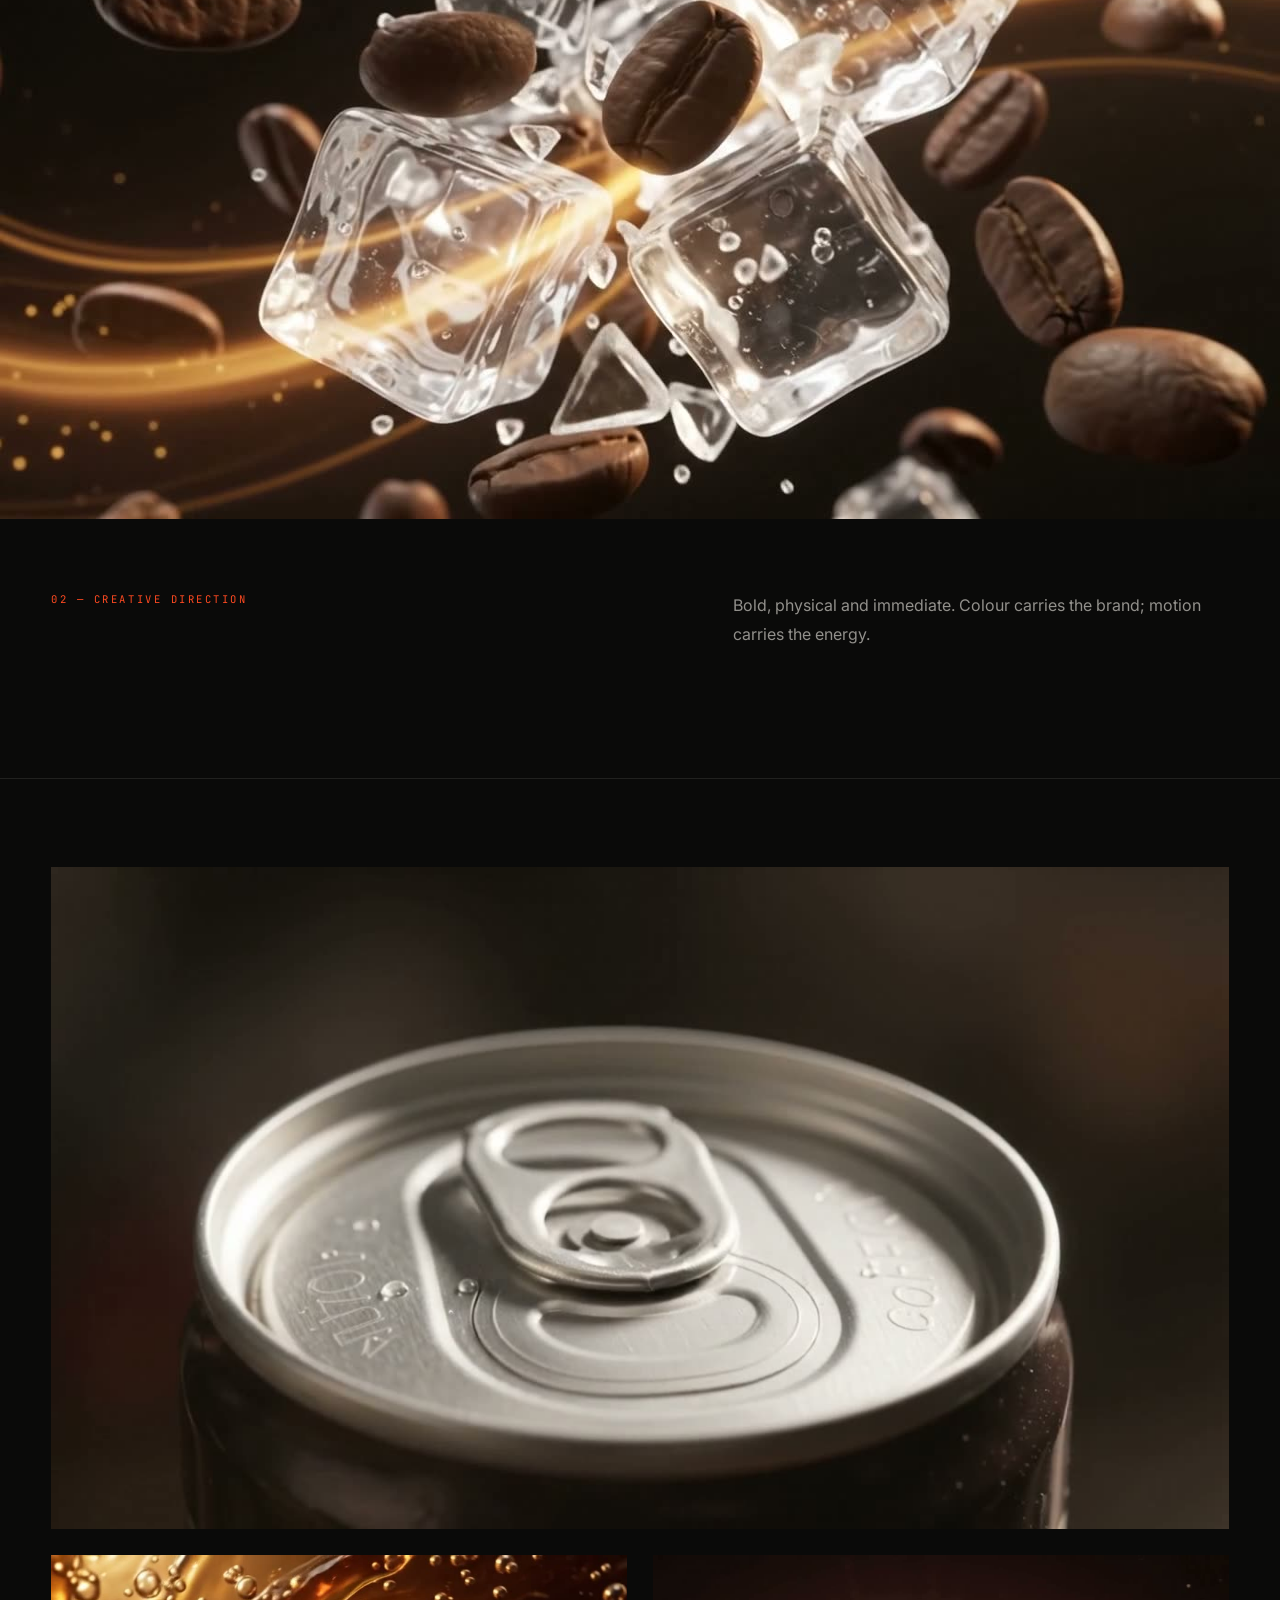
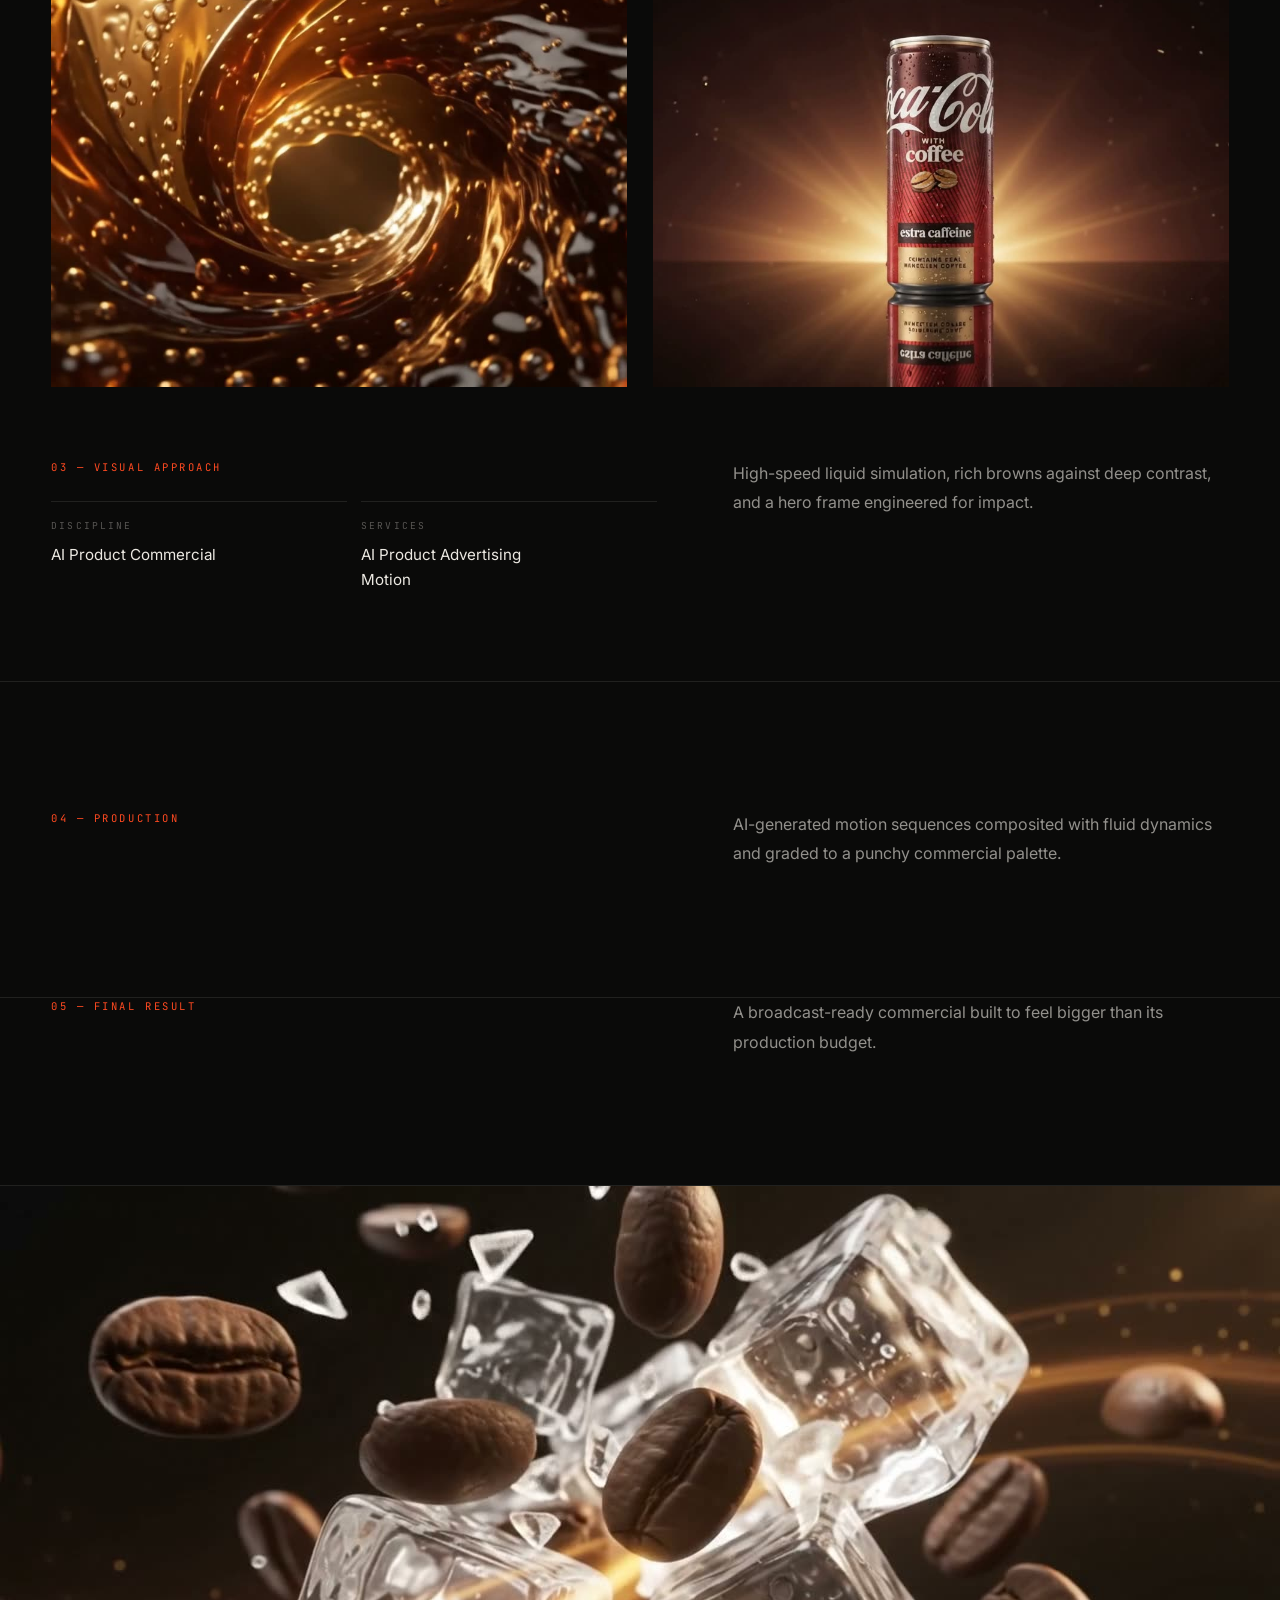
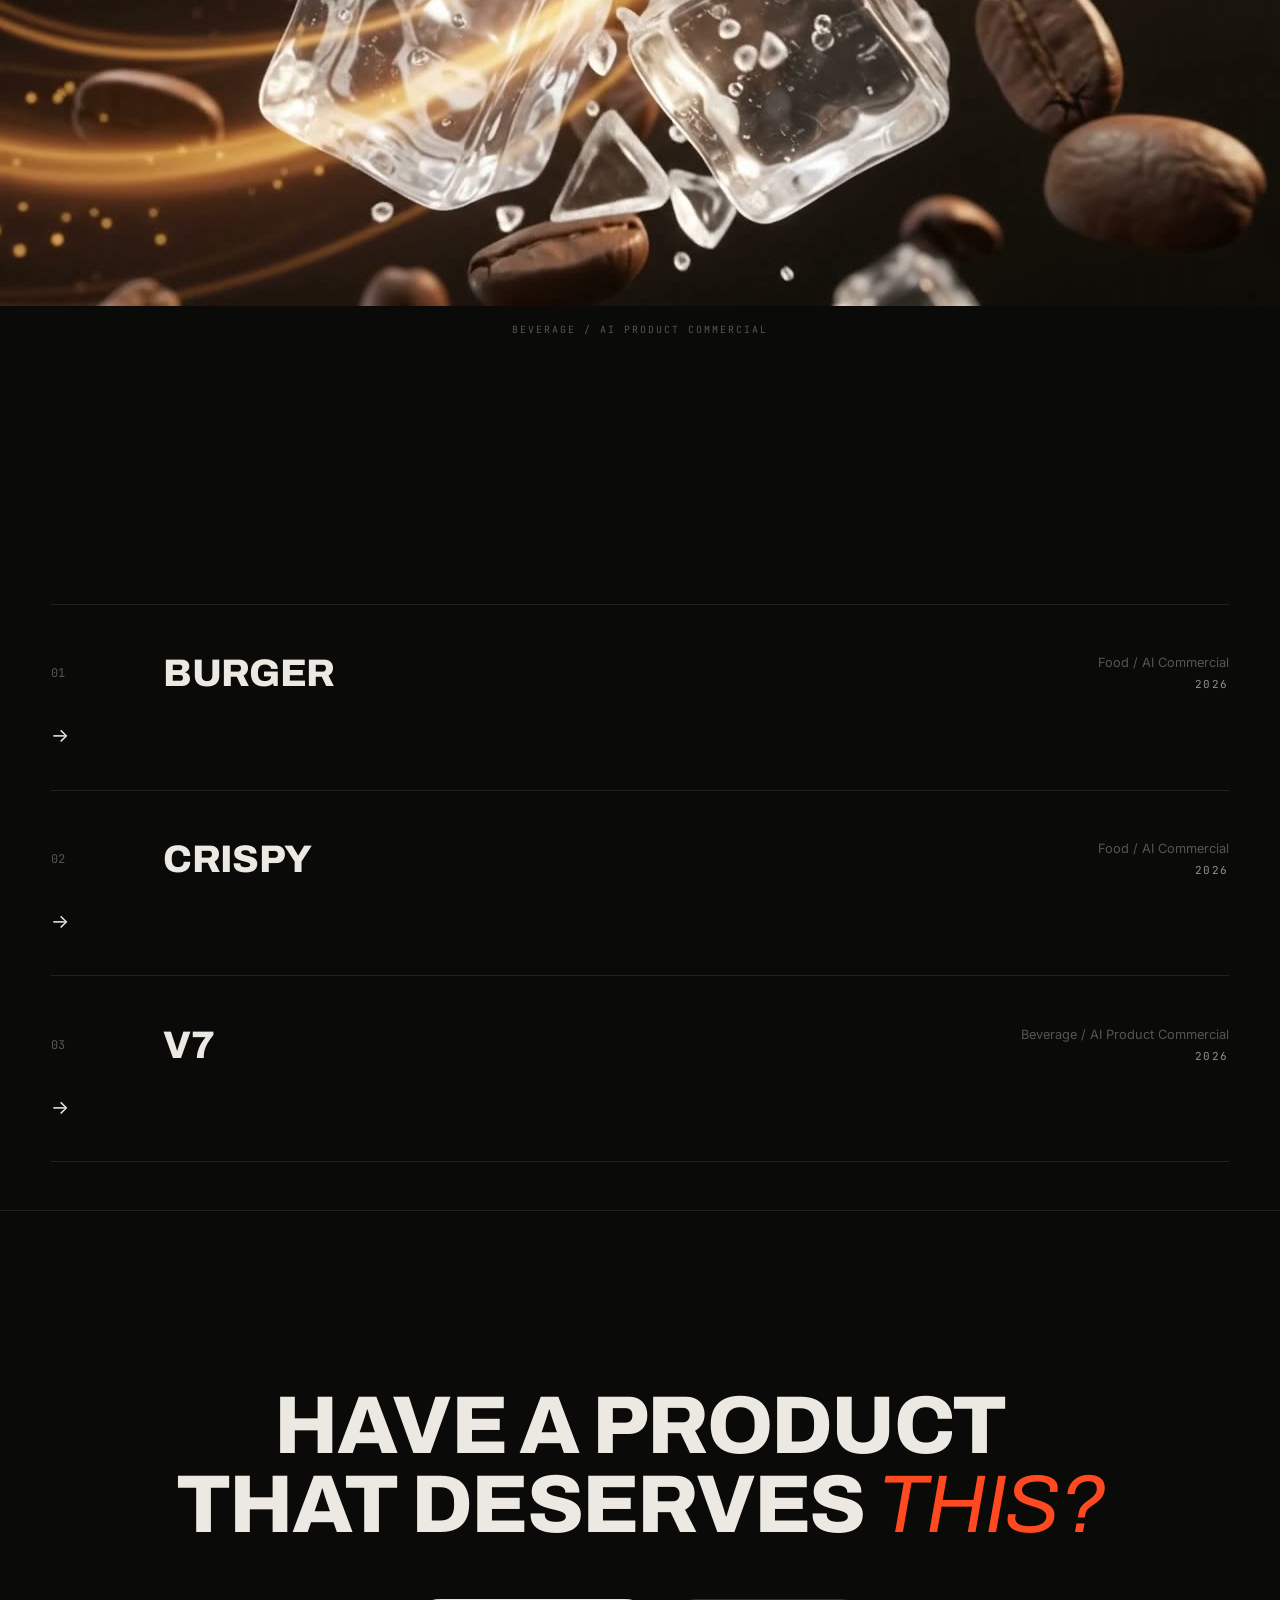
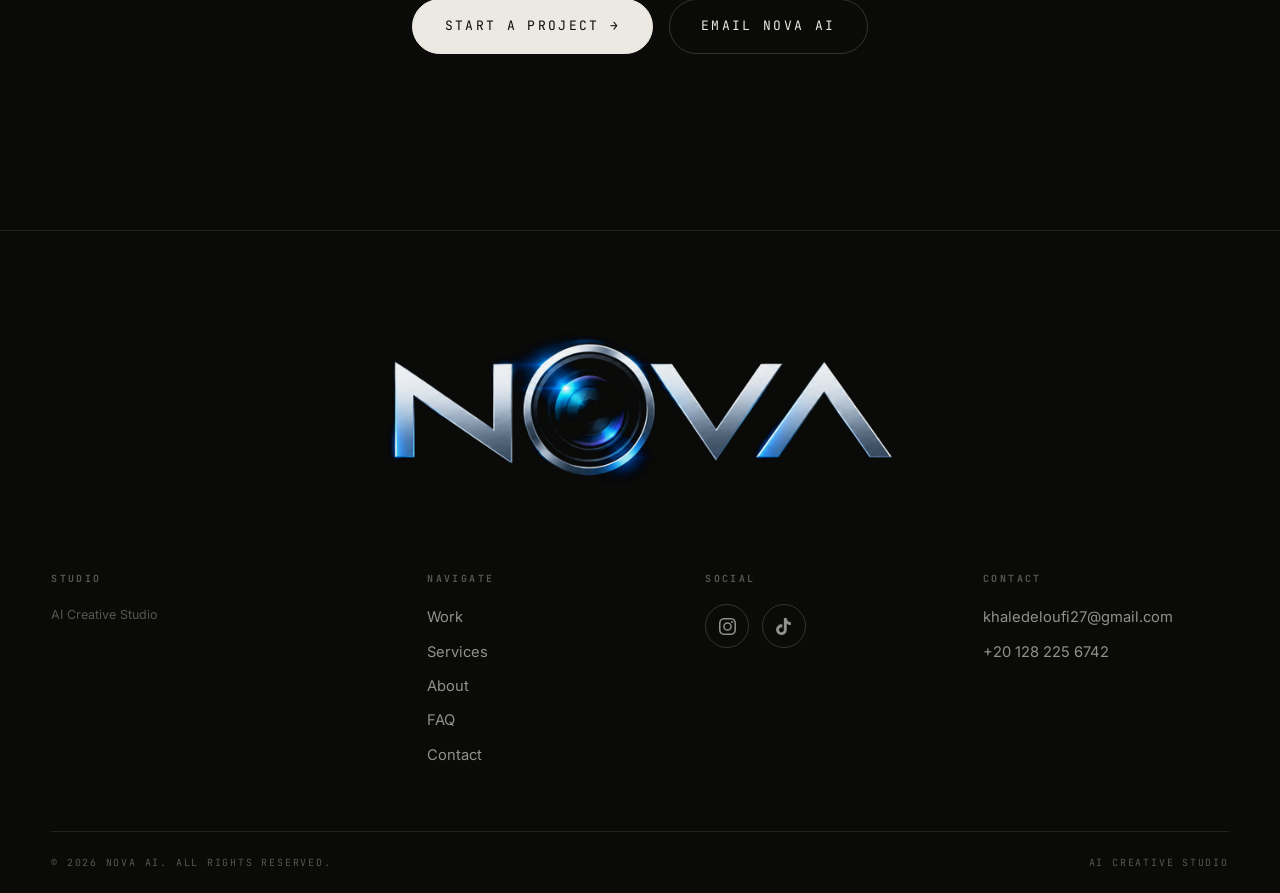
<file: work/coffee/index.html>
<!DOCTYPE html>
<html lang="en">
<head>
<meta charset="UTF-8">
<meta name="viewport" content="width=device-width, initial-scale=1.0">
<title>Coffee — NOVA AI Case Study</title>
<meta name="description" content="A splash-driven beverage commercial — liquid dynamics, energy and brand colour pushed to cinematic extremes.">
<meta name="theme-color" content="#0a0a09">
<meta property="og:type" content="website">
<meta property="og:title" content="Coffee — NOVA AI Case Study">
<meta property="og:description" content="A splash-driven beverage commercial — liquid dynamics, energy and brand colour pushed to cinematic extremes.">
<meta property="og:image" content="../../assets/img/coffee-poster.jpg">
<meta name="twitter:card" content="summary_large_image">
<link rel="icon" type="image/x-icon" href="../../assets/img/favicon.ico">
<link rel="icon" type="image/png" sizes="32x32" href="../../assets/img/favicon-32.png">
<link rel="apple-touch-icon" href="../../assets/img/apple-touch-icon.png">
<link rel="preconnect" href="https://fonts.googleapis.com">
<link rel="preconnect" href="https://fonts.gstatic.com" crossorigin>
<link href="https://fonts.googleapis.com/css2?family=Archivo:ital,wght@0,400;0,500;0,600;0,700;0,800;0,900;1,400&family=Inter:wght@400;500;600&family=JetBrains+Mono:wght@400;500&display=swap" rel="stylesheet">
<link rel="stylesheet" href="../../assets/css/main.css">
<noscript>
<style>
  .mask > span{ transform:none !important; }
  [data-reveal]{ opacity:1 !important; transform:none !important; }
  .preloader{ display:none !important; }
  .menu{ display:none !important; }
</style>
</noscript>
</head>
<body><div class="scrollbar" aria-hidden="true"><span></span></div>
<header class="nav" id="nav">
  <div class="container nav-inner">
    <a class="nav-logo" href="../../index.html" aria-label="NOVA AI — home">
      <img src="../../assets/img/logo-220.png" alt="NOVA AI">
    </a>
    <nav class="nav-links" aria-label="Primary">
      <a href="../../index.html#work"><span>Work</span></a>
      <a href="../../index.html#services"><span>Services</span></a>
      <a href="../../index.html#about"><span>About</span></a>
      <a href="../../index.html#faq"><span>FAQ</span></a>
      <a href="../../index.html#contact"><span>Contact</span></a>
    </nav>
    <div class="nav-right">
      <a class="nav-cta" href="#start">Start a Project</a>
      <button class="burger" id="burger" aria-label="Open menu" aria-expanded="false" aria-controls="menu"><span></span><span></span></button>
    </div>
  </div>
</header>

<div class="menu" id="menu" aria-hidden="true">
  <nav aria-label="Menu">
    <ul>
      <li><a href="../../index.html#work"><span class="n">01</span>Work</a></li>
      <li><a href="../../index.html#services"><span class="n">02</span>Services</a></li>
      <li><a href="../../index.html#about"><span class="n">03</span>About</a></li>
      <li><a href="../../index.html#faq"><span class="n">04</span>FAQ</a></li>
      <li><a href="../../index.html#contact"><span class="n">05</span>Contact</a></li>
    </ul>
  </nav>
  <div class="menu-foot">
    <span class="label">AI Creative Studio</span>
    <a class="btn btn-ghost" href="#start">Start a Project <span class="ar">→</span></a>
  </div>
</div>
<main>
  <!-- preloader (keeps the cinematic entrance) -->
  <div class="preloader" id="preloader" aria-hidden="true">
    <div class="pl-grain" aria-hidden="true"></div>
    <div class="pl-curtain pl-curtain-top" aria-hidden="true"></div>
    <div class="pl-curtain pl-curtain-bottom" aria-hidden="true"></div>
    <div class="preloader-inner">
      <div class="preloader-wordmark" aria-hidden="true">
        <span class="pw-mask"><img src="../../assets/img/logo-640.png" alt=""></span>
      </div>
      <div class="preloader-line"><span></span></div>
      <div class="preloader-meta">
        <span class="preloader-count" id="preloader-count">0%</span>
        <span class="preloader-text label">Case Study</span>
      </div>
    </div>
  </div>

  <!-- ===== hero ===== -->
  <section class="p-hero" id="top" aria-label="BEVERAGE / AI PRODUCT COMMERCIAL. Coffee">
    <div class="p-hero-media" data-cursor="view">
      <video autoplay muted loop playsinline preload="metadata" poster="../../assets/img/coffee-poster.jpg" data-autoplay aria-hidden="true">
        <source src="../../assets/videos/coffee.mp4" type="video/mp4">
      </video>
      <div class="p-hero-shade"></div>
    </div>
    <div class="container p-hero-inner">
      <div class="p-eyebrow">
        <span class="label">BEVERAGE / AI PRODUCT COMMERCIAL</span>
        <span class="label">2026</span>
      </div>
      <h1 class="ttl">Coffee<em>.</em></h1>
      <p class="p-hero-desc" data-reveal>A splash-driven beverage commercial — liquid dynamics, energy and brand colour pushed to cinematic extremes.</p>
    </div>
  </section>

  <!-- ===== overview ===== -->
  <section class="p-section first">
    <div class="container p-grid">
      <div>
        <span class="p-kicker">01 — Overview</span>
        <div class="side">
          <div><span class="k">Client</span><span class="v">Global Beverage Concept</span></div>
          <div><span class="k">Year</span><span class="v">2026</span></div>
          <div><span class="k">Services</span><span class="v">Full production</span></div>
          <div><span class="k">Format</span><span class="v">AI Product Commercial</span></div>
        </div>
      </div>
      <div class="p-copy"><p>Coffee is fuel. We turned a single splash into a high-energy hero moment built around texture and momentum.</p></div>
    </div>
  </section>

  <!-- ===== creative direction (full-bleed media) ===== -->
  <section class="p-section">
    <div class="p-media vid" data-cursor="view">
      <video autoplay muted loop playsinline preload="metadata" poster="../../assets/img/coffee-poster.jpg" data-autoplay aria-hidden="true">
        <source src="../../assets/videos/coffee.mp4" type="video/mp4">
      </video>
    </div>
    <div class="container p-grid" style="margin-top:clamp(2.5rem,6vw,4.5rem)">
      <div>
        <span class="p-kicker">02 — Creative Direction</span>
      </div>
      <div class="p-copy"><p>Bold, physical and immediate. Colour carries the brand; motion carries the energy.</p></div>
    </div>
  </section>

  <!-- ===== visual approach (gallery) ===== -->
  <section class="section p-section" style="padding-block:clamp(3rem,7vw,5.5rem)">
    <div class="container">
      <div class="p-gallery">
        <div class="p-media" data-cursor="view"><img src="../../assets/img/coffee-frame-1.jpg" alt="Coffee — shot 01" loading="lazy"></div>
        <div class="p-media" data-cursor="view"><img src="../../assets/img/coffee-frame-2.jpg" alt="Coffee — shot 02" loading="lazy"></div>
        <div class="p-media" data-cursor="view"><img src="../../assets/img/coffee-frame-3.jpg" alt="Coffee — shot 03" loading="lazy"></div>
      </div>
      <div class="p-grid" style="margin-top:clamp(2.5rem,6vw,4.5rem)">
        <div>
          <span class="p-kicker">03 — Visual Approach</span>
          <div class="side" style="margin-top:1.6rem">
            <div><span class="k">Discipline</span><span class="v">AI Product Commercial</span></div>
            <div><span class="k">Services</span><span class="v">AI Product Advertising<br>Motion</span></div>
          </div>
        </div>
        <div class="p-copy"><p>High-speed liquid simulation, rich browns against deep contrast, and a hero frame engineered for impact.</p></div>
      </div>
    </div>
  </section>

  <!-- ===== production + final result ===== -->
  <section class="p-section">
    <div class="container p-grid">
      <div>
        <span class="p-kicker">04 — Production</span>
      </div>
      <div class="p-copy"><p>AI-generated motion sequences composited with fluid dynamics and graded to a punchy commercial palette.</p></div>
    </div>
  </section>

  <section class="p-section" style="padding-top:0">
    <div class="container p-grid" style="margin-top:0">
      <div>
        <span class="p-kicker">05 — Final Result</span>
      </div>
      <div class="p-copy"><p>A broadcast-ready commercial built to feel bigger than its production budget.</p></div>
    </div>
  </section>

  <!-- ===== looping film ===== -->
  <section class="p-video">
    <div class="p-media vid" data-cursor="view">
      <video autoplay muted loop playsinline preload="metadata" poster="../../assets/img/coffee-poster.jpg" data-autoplay aria-hidden="true">
        <source src="../../assets/videos/coffee.mp4" type="video/mp4">
      </video>
    </div>
    <p class="cap">BEVERAGE / AI PRODUCT COMMERCIAL</p>
  </section>

  <!-- ===== related ===== -->
  <section class="section" style="padding-bottom:clamp(2rem,4vw,3rem)" aria-label="Related projects">
    <div class="container">
      <div class="section-head">
        <p class="label" data-reveal>Next — Case Studies</p>
      </div>
      <ul class="related">
<li>
          <a href="../burger/index.html" data-cursor="view">
            <span class="num">01</span>
            <h3>Burger</h3>
            <span class="meta">Food / AI Commercial<br><span class="label" style="letter-spacing:.14em">2026</span></span>
            <span class="ar">→</span>
          </a>
        </li>
<li>
          <a href="../crispy/index.html" data-cursor="view">
            <span class="num">02</span>
            <h3>Crispy</h3>
            <span class="meta">Food / AI Commercial<br><span class="label" style="letter-spacing:.14em">2026</span></span>
            <span class="ar">→</span>
          </a>
        </li>
<li>
          <a href="../v7/index.html" data-cursor="view">
            <span class="num">03</span>
            <h3>V7</h3>
            <span class="meta">Beverage / AI Product Commercial<br><span class="label" style="letter-spacing:.14em">2026</span></span>
            <span class="ar">→</span>
          </a>
        </li>
      </ul>
    </div>
  </section>

  <!-- ===== CTA ===== -->
  <section class="p-cta" id="start">
    <h2 class="glow" data-reveal>Have a product<br>that deserves <em>this?</em></h2>
    <div class="contact-ctas" style="justify-content:center" data-reveal>
      <a class="btn btn-solid btn-big magnetic" href="mailto:khaledeloufi27@gmail.com?subject=Project%20Inquiry%20%E2%80%94%20NOVA%20AI">Start a Project <span class="ar">→</span></a>
      <a class="btn btn-line btn-big magnetic" href="mailto:khaledeloufi27@gmail.com">Email NOVA AI</a>
    </div>
  </section>

  <footer class="footer">
    <div class="container">
      <div class="footer-wordmark" aria-hidden="true"><img src="../../assets/img/logo-640.png" alt=""></div>
      <div class="footer-mid">
        <div><h4>Studio</h4><p class="tagline">AI Creative Studio</p></div>
        <div><h4>Navigate</h4><ul>
          <li><a href="../../index.html#work">Work</a></li>
          <li><a href="../../index.html#services">Services</a></li>
          <li><a href="../../index.html#about">About</a></li>
          <li><a href="../../index.html#faq">FAQ</a></li>
          <li><a href="../../index.html#contact">Contact</a></li>
        </ul></div>
        <div><h4>Social</h4><div class="soc-row">
          <a class="soc" href="https://www.instagram.com/nova__ai__" target="_blank" rel="noopener" aria-label="NOVA AI on Instagram"><svg viewBox="0 0 24 24" aria-hidden="true"><path d="M12 0C8.74 0 8.33.01 7.05.07 5.78.13 4.9.33 4.14.63c-.79.31-1.46.72-2.13 1.38C1.35 2.68.94 3.35.63 4.14.33 4.9.13 5.78.07 7.05.01 8.33 0 8.74 0 12s.01 3.67.07 4.95c.06 1.27.26 2.15.56 2.91.31.79.72 1.46 1.38 2.13.67.66 1.34 1.07 2.13 1.38.76.3 1.64.5 2.91.56 1.28.06 1.69.07 4.95.07s3.67-.01 4.95-.07c1.27-.06 2.15-.26 2.91-.56.79-.31 1.46-.72 2.13-1.38.66-.67 1.07-1.34 1.38-2.13.3-.76.5-1.64.56-2.91.06-1.28.07-1.69.07-4.95s-.01-3.67-.07-4.95c-.06-1.27-.26-2.15-.56-2.91-.31-.79-.72-1.46-1.38-2.13A5.9 5.9 0 0 0 19.86.63c-.76-.3-1.64-.5-2.91-.56C15.67.01 15.26 0 12 0zm0 2.16c3.2 0 3.58.01 4.85.07 1.17.06 1.8.25 2.23.41.56.22.96.48 1.38.9.42.42.68.82.9 1.38.16.43.35 1.06.41 2.23.06 1.27.07 1.65.07 4.85s-.01 3.58-.07 4.85c-.06 1.17-.25 1.8-.41 2.23-.22.56-.48.96-.9 1.38-.42.42-.82.68-1.38.9-.43.16-1.06.35-2.23.41-1.27.06-1.65.07-4.85.07s-3.58-.01-4.85-.07c-1.17-.06-1.8-.25-2.23-.41a3.7 3.7 0 0 1-1.38-.9 3.7 3.7 0 0 1-.9-1.38c-.16-.43-.35-1.06-.41-2.23C2.17 15.58 2.16 15.2 2.16 12s.01-3.58.07-4.85c.06-1.17.25-1.8.41-2.23.22-.56.48-.96.9-1.38.42-.42.82-.68 1.38-.9.43-.16 1.06-.35 2.23-.41 1.27-.06 1.65-.07 4.85-.07zM12 5.84A6.16 6.16 0 1 0 18.16 12 6.16 6.16 0 0 0 12 5.84zm0 10.15A4 4 0 1 1 16 12a4 4 0 0 1-4 3.99zm7.85-10.4a1.44 1.44 0 1 1-1.44-1.44 1.44 1.44 0 0 1 1.44 1.44z"/></svg></a>
          <a class="soc" href="https://www.tiktok.com/@nova..ai7" target="_blank" rel="noopener" aria-label="NOVA AI on TikTok"><svg viewBox="0 0 24 24" aria-hidden="true"><path d="M12.525.02c1.31-.02 2.61-.01 3.91-.02.08 1.53.63 3.09 1.75 4.17 1.12 1.11 2.7 1.62 4.24 1.79v4.03c-1.44-.05-2.89-.35-4.2-.97-.57-.26-1.1-.59-1.62-.93-.01 2.92.01 5.84-.02 8.75-.08 1.4-.54 2.79-1.35 3.94-1.31 1.92-3.58 3.17-5.91 3.21-1.43.08-2.86-.31-4.08-1.03-2.02-1.19-3.44-3.37-3.65-5.71-.02-.5-.03-1-.01-1.49.18-1.9 1.12-3.72 2.58-4.96 1.66-1.44 3.98-2.13 6.15-1.72.02 1.48-.04 2.96-.04 4.44-.99-.32-2.15-.23-3.02.37-.63.41-1.11 1.04-1.36 1.75-.21.51-.15 1.07-.14 1.61.24 1.64 1.82 3.02 3.5 2.87 1.12-.01 2.19-.66 2.77-1.61.19-.33.4-.67.41-1.06.1-1.79.06-3.57.07-5.36.01-4.03-.01-8.05.02-12.07z"/></svg></a>
        </div></div>
        <div><h4>Contact</h4><ul>
          <li><a href="mailto:khaledeloufi27@gmail.com">khaledeloufi27@gmail.com</a></li>
          <li><a href="https://wa.me/201282256742">+20 128 225 6742</a></li>
        </ul></div>
      </div>
      <div class="footer-base">
        <span>© <span data-year>2026</span> NOVA AI. All rights reserved.</span>
        <span>AI Creative Studio</span>
      </div>
    </div>
  </footer>
</main>
<script src="../../assets/js/main.js"></script>
</body>
</html>
</file>
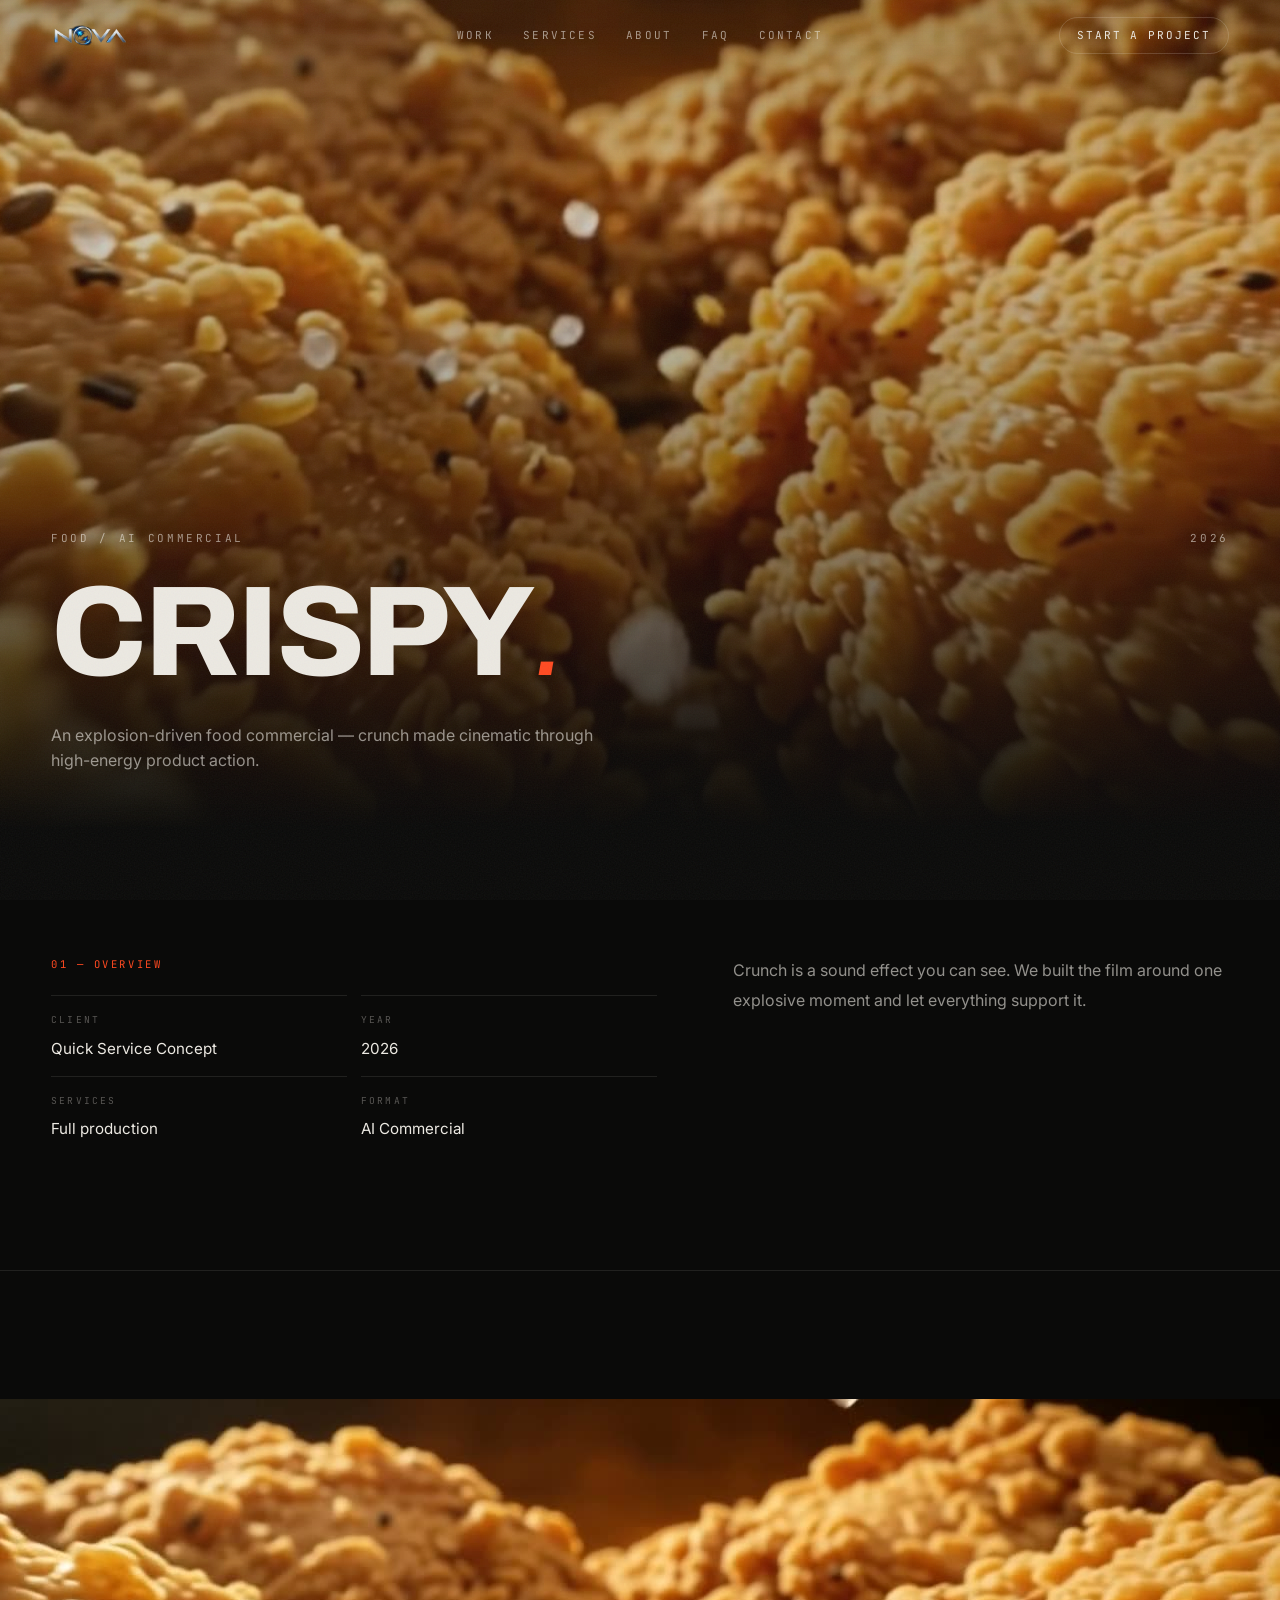
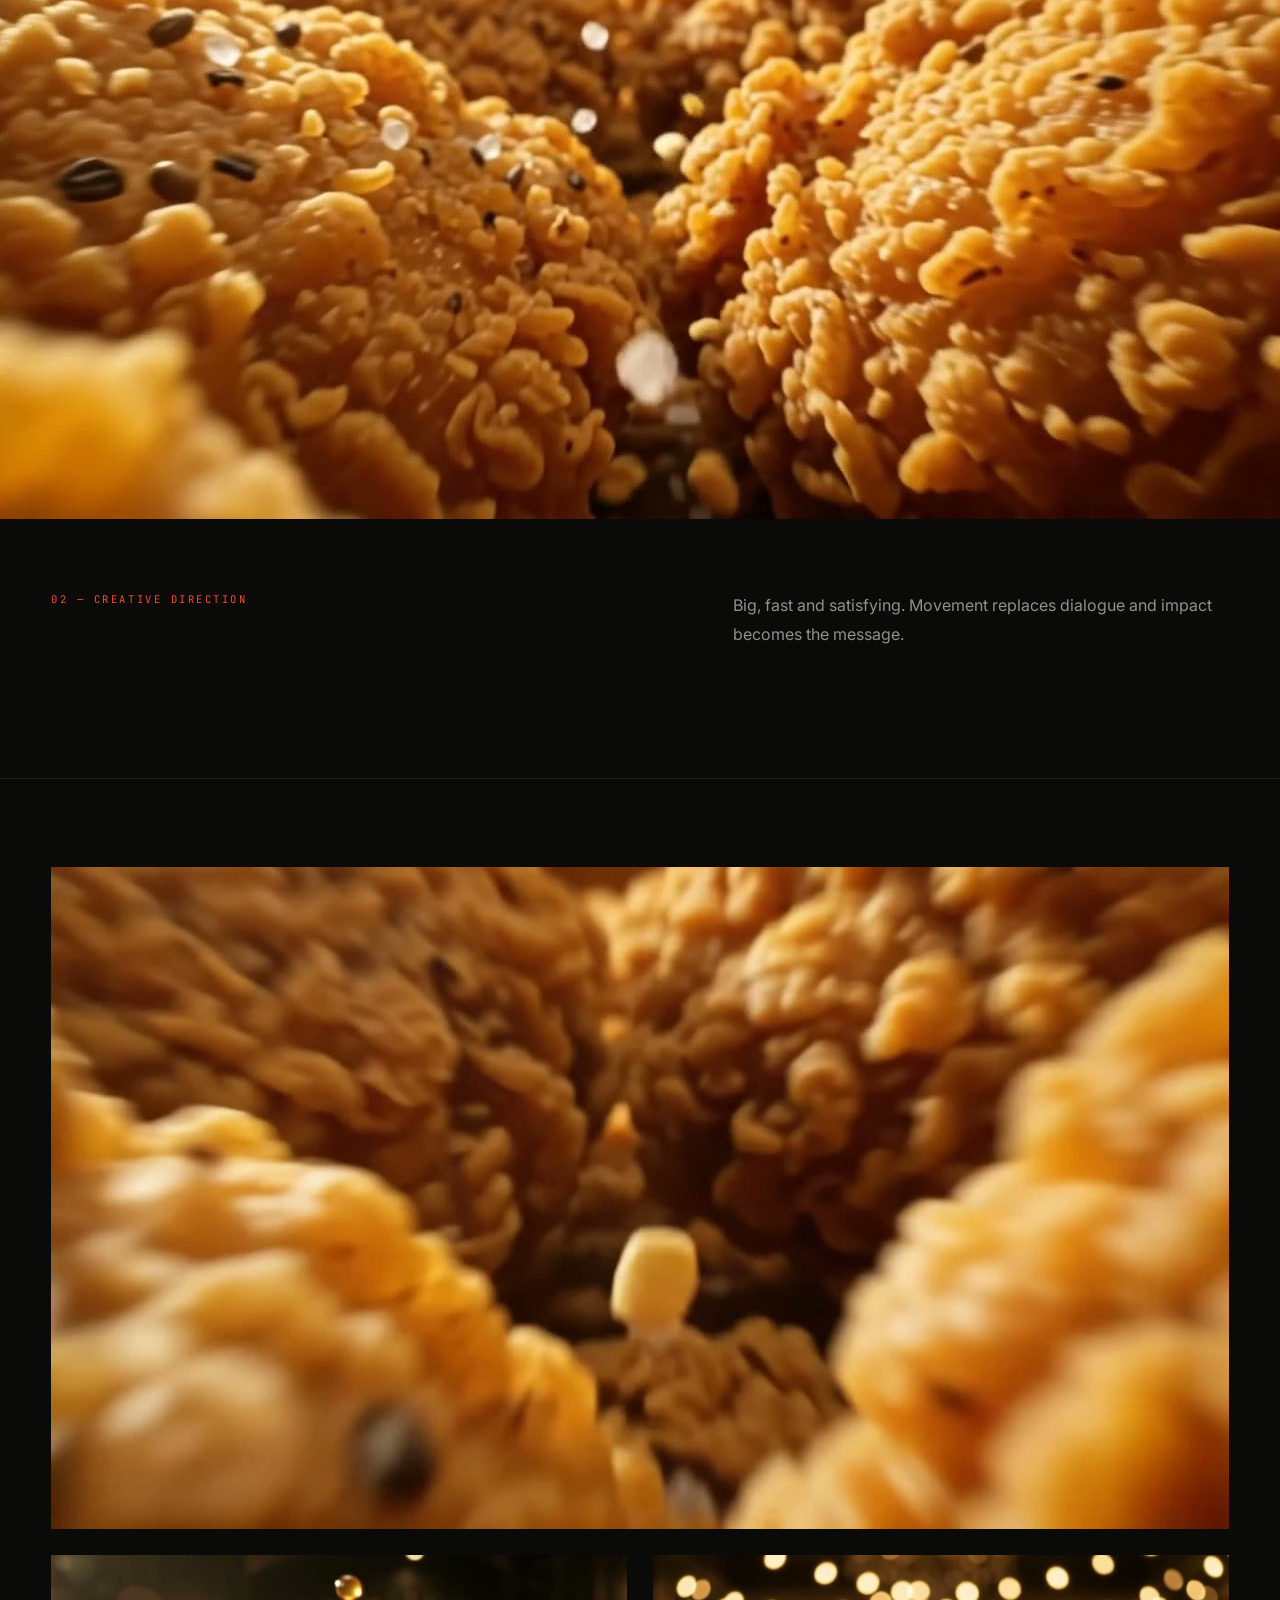
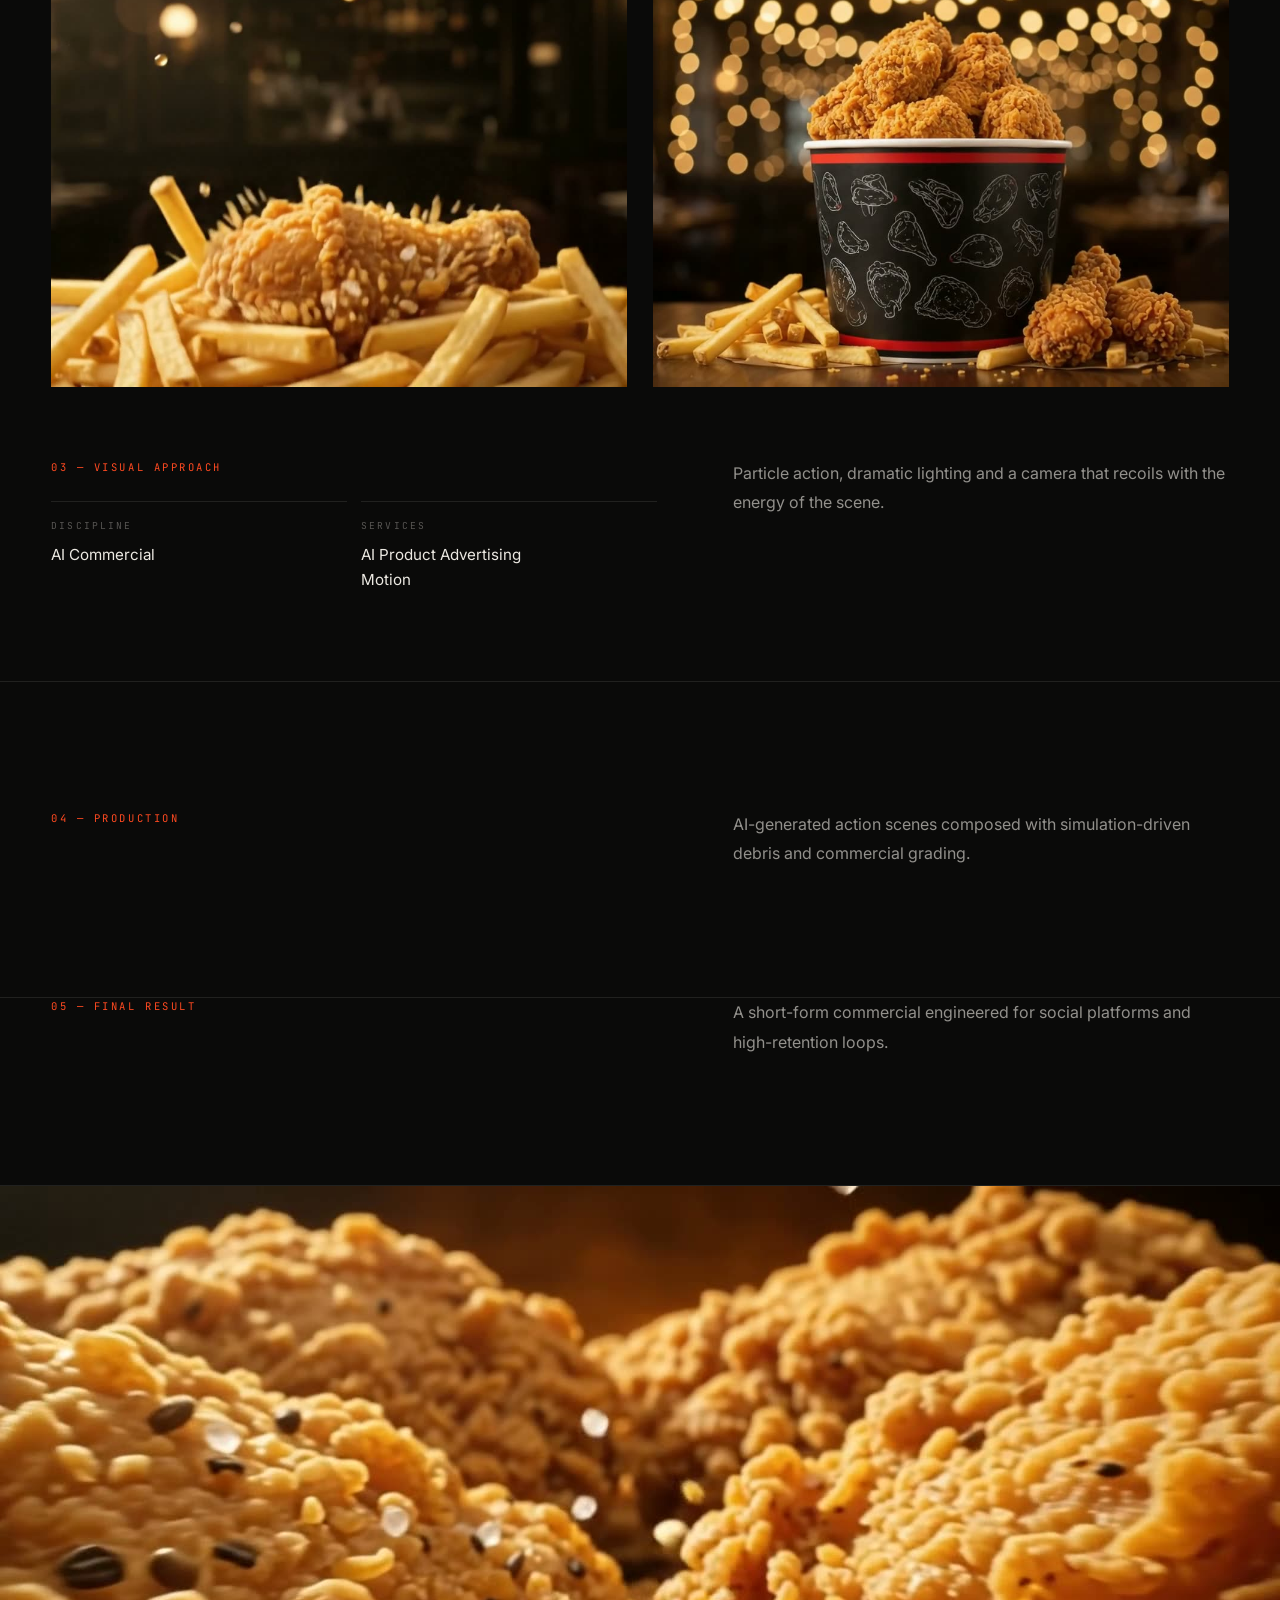
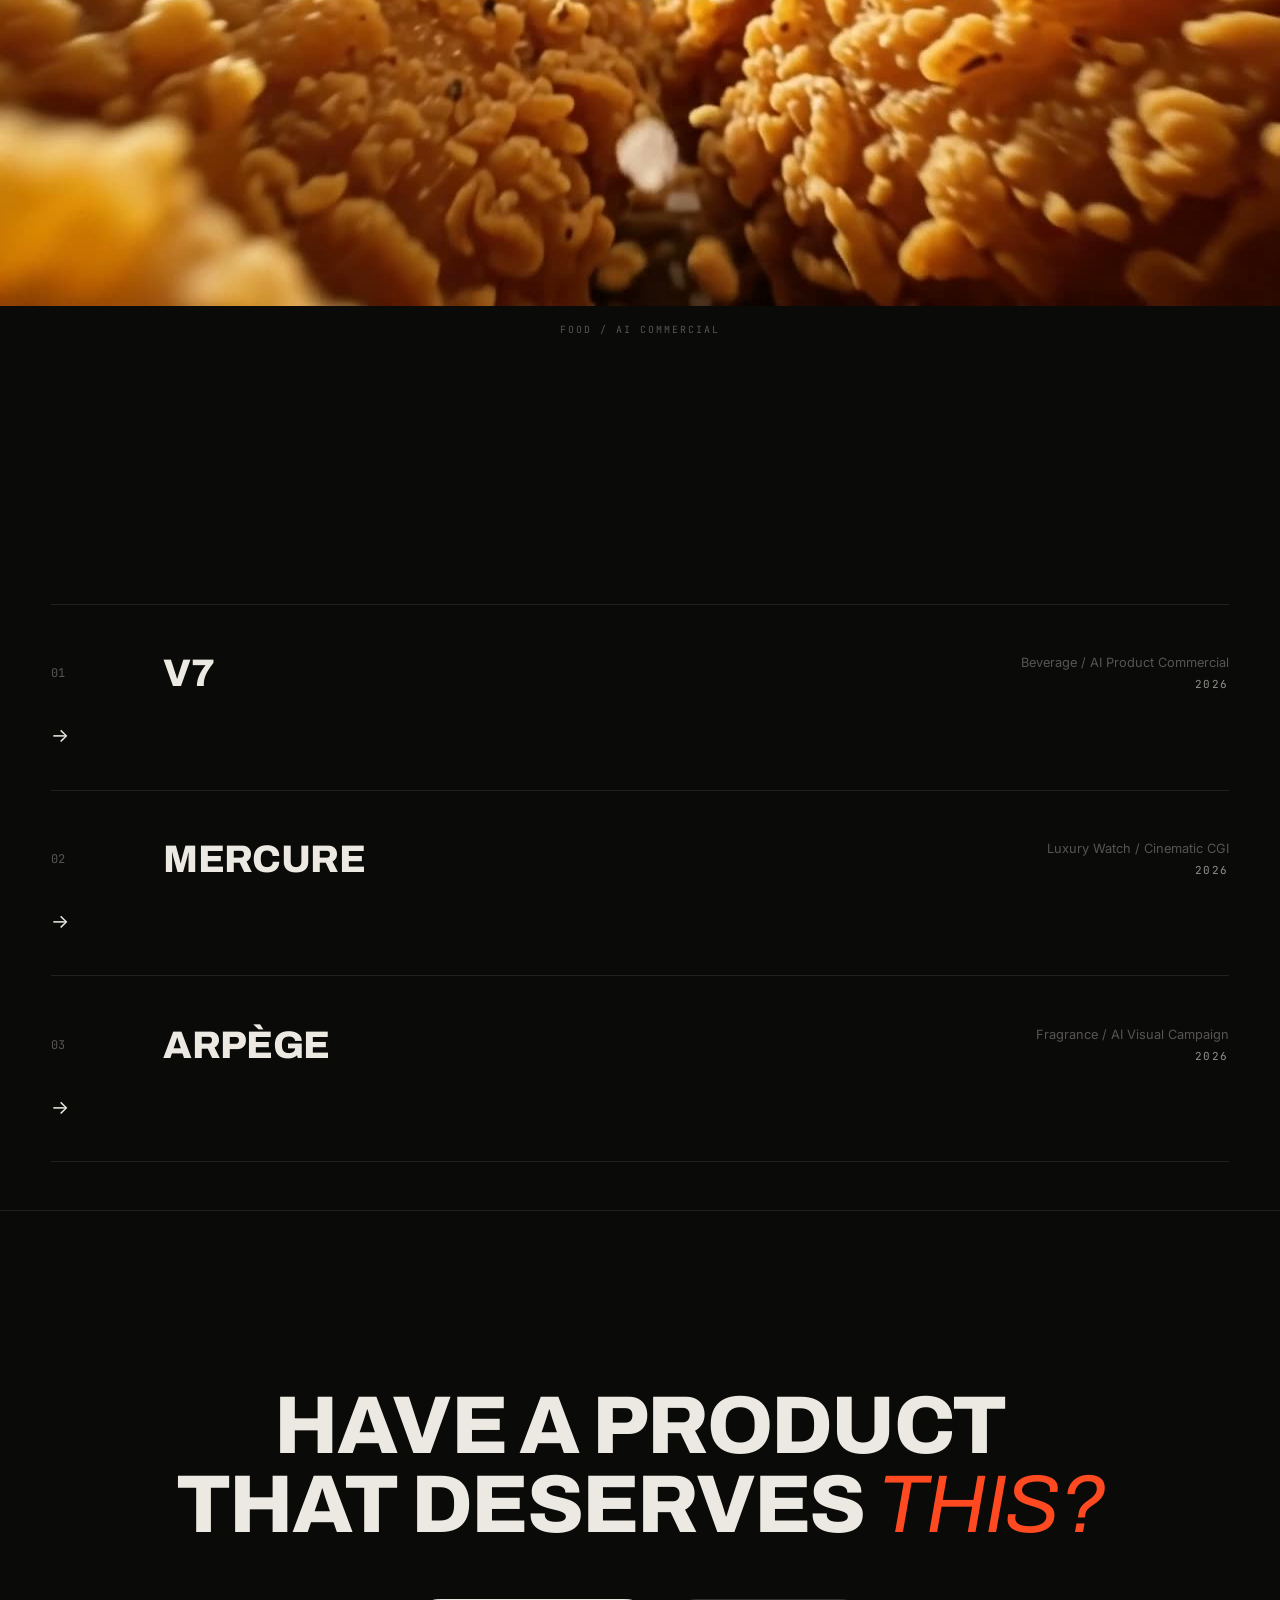
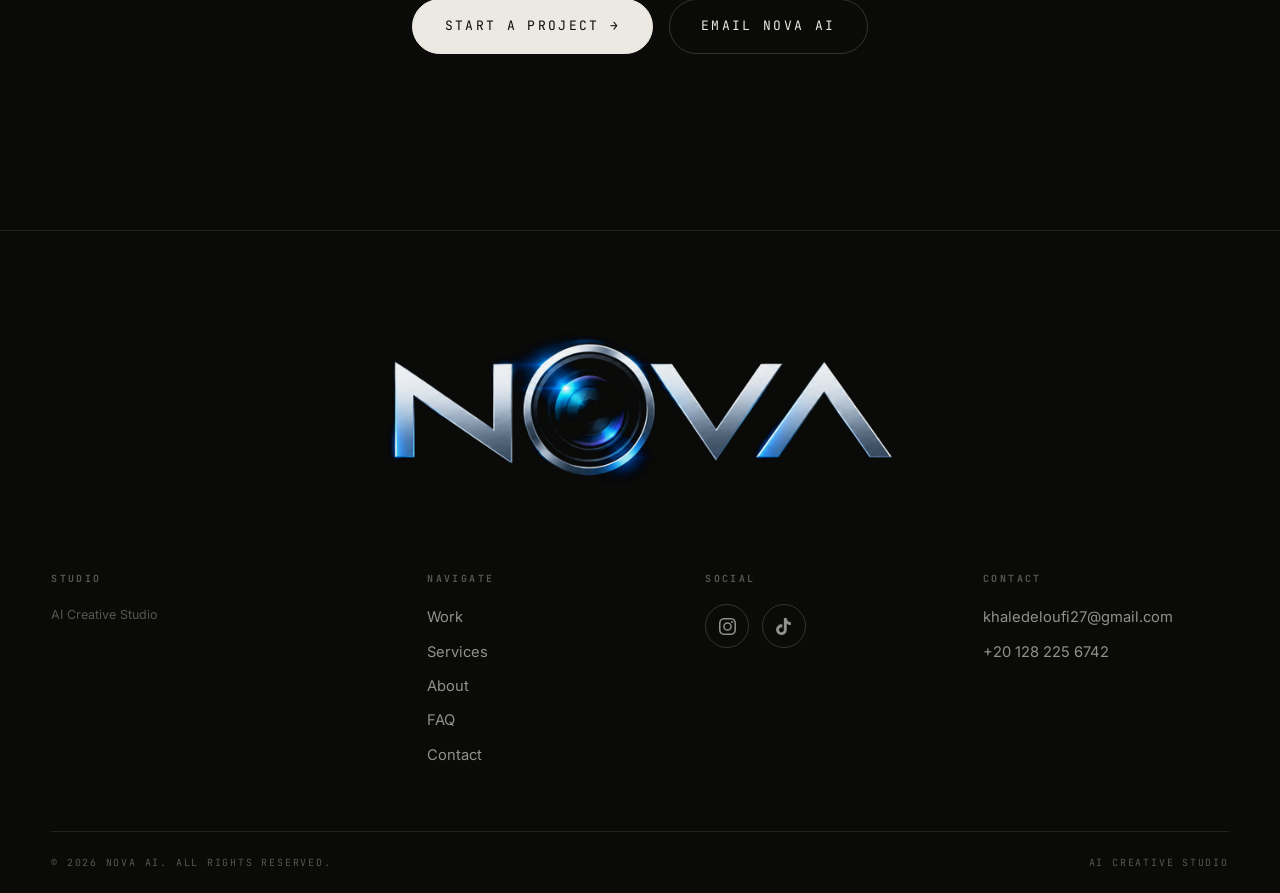
<file: work/crispy/index.html>
<!DOCTYPE html>
<html lang="en">
<head>
<meta charset="UTF-8">
<meta name="viewport" content="width=device-width, initial-scale=1.0">
<title>Crispy — NOVA AI Case Study</title>
<meta name="description" content="An explosion-driven food commercial — crunch made cinematic through high-energy product action.">
<meta name="theme-color" content="#0a0a09">
<meta property="og:type" content="website">
<meta property="og:title" content="Crispy — NOVA AI Case Study">
<meta property="og:description" content="An explosion-driven food commercial — crunch made cinematic through high-energy product action.">
<meta property="og:image" content="../../assets/img/crispy-poster.jpg">
<meta name="twitter:card" content="summary_large_image">
<link rel="icon" type="image/x-icon" href="../../assets/img/favicon.ico">
<link rel="icon" type="image/png" sizes="32x32" href="../../assets/img/favicon-32.png">
<link rel="apple-touch-icon" href="../../assets/img/apple-touch-icon.png">
<link rel="preconnect" href="https://fonts.googleapis.com">
<link rel="preconnect" href="https://fonts.gstatic.com" crossorigin>
<link href="https://fonts.googleapis.com/css2?family=Archivo:ital,wght@0,400;0,500;0,600;0,700;0,800;0,900;1,400&family=Inter:wght@400;500;600&family=JetBrains+Mono:wght@400;500&display=swap" rel="stylesheet">
<link rel="stylesheet" href="../../assets/css/main.css">
<noscript>
<style>
  .mask > span{ transform:none !important; }
  [data-reveal]{ opacity:1 !important; transform:none !important; }
  .preloader{ display:none !important; }
  .menu{ display:none !important; }
</style>
</noscript>
</head>
<body><div class="scrollbar" aria-hidden="true"><span></span></div>
<header class="nav" id="nav">
  <div class="container nav-inner">
    <a class="nav-logo" href="../../index.html" aria-label="NOVA AI — home">
      <img src="../../assets/img/logo-220.png" alt="NOVA AI">
    </a>
    <nav class="nav-links" aria-label="Primary">
      <a href="../../index.html#work"><span>Work</span></a>
      <a href="../../index.html#services"><span>Services</span></a>
      <a href="../../index.html#about"><span>About</span></a>
      <a href="../../index.html#faq"><span>FAQ</span></a>
      <a href="../../index.html#contact"><span>Contact</span></a>
    </nav>
    <div class="nav-right">
      <a class="nav-cta" href="#start">Start a Project</a>
      <button class="burger" id="burger" aria-label="Open menu" aria-expanded="false" aria-controls="menu"><span></span><span></span></button>
    </div>
  </div>
</header>

<div class="menu" id="menu" aria-hidden="true">
  <nav aria-label="Menu">
    <ul>
      <li><a href="../../index.html#work"><span class="n">01</span>Work</a></li>
      <li><a href="../../index.html#services"><span class="n">02</span>Services</a></li>
      <li><a href="../../index.html#about"><span class="n">03</span>About</a></li>
      <li><a href="../../index.html#faq"><span class="n">04</span>FAQ</a></li>
      <li><a href="../../index.html#contact"><span class="n">05</span>Contact</a></li>
    </ul>
  </nav>
  <div class="menu-foot">
    <span class="label">AI Creative Studio</span>
    <a class="btn btn-ghost" href="#start">Start a Project <span class="ar">→</span></a>
  </div>
</div>
<main>
  <!-- preloader (keeps the cinematic entrance) -->
  <div class="preloader" id="preloader" aria-hidden="true">
    <div class="pl-grain" aria-hidden="true"></div>
    <div class="pl-curtain pl-curtain-top" aria-hidden="true"></div>
    <div class="pl-curtain pl-curtain-bottom" aria-hidden="true"></div>
    <div class="preloader-inner">
      <div class="preloader-wordmark" aria-hidden="true">
        <span class="pw-mask"><img src="../../assets/img/logo-640.png" alt=""></span>
      </div>
      <div class="preloader-line"><span></span></div>
      <div class="preloader-meta">
        <span class="preloader-count" id="preloader-count">0%</span>
        <span class="preloader-text label">Case Study</span>
      </div>
    </div>
  </div>

  <!-- ===== hero ===== -->
  <section class="p-hero" id="top" aria-label="FOOD / AI COMMERCIAL. Crispy">
    <div class="p-hero-media" data-cursor="view">
      <video autoplay muted loop playsinline preload="metadata" poster="../../assets/img/crispy-poster.jpg" data-autoplay aria-hidden="true">
        <source src="../../assets/videos/crispy.mp4" type="video/mp4">
      </video>
      <div class="p-hero-shade"></div>
    </div>
    <div class="container p-hero-inner">
      <div class="p-eyebrow">
        <span class="label">FOOD / AI COMMERCIAL</span>
        <span class="label">2026</span>
      </div>
      <h1 class="ttl">Crispy<em>.</em></h1>
      <p class="p-hero-desc" data-reveal>An explosion-driven food commercial — crunch made cinematic through high-energy product action.</p>
    </div>
  </section>

  <!-- ===== overview ===== -->
  <section class="p-section first">
    <div class="container p-grid">
      <div>
        <span class="p-kicker">01 — Overview</span>
        <div class="side">
          <div><span class="k">Client</span><span class="v">Quick Service Concept</span></div>
          <div><span class="k">Year</span><span class="v">2026</span></div>
          <div><span class="k">Services</span><span class="v">Full production</span></div>
          <div><span class="k">Format</span><span class="v">AI Commercial</span></div>
        </div>
      </div>
      <div class="p-copy"><p>Crunch is a sound effect you can see. We built the film around one explosive moment and let everything support it.</p></div>
    </div>
  </section>

  <!-- ===== creative direction (full-bleed media) ===== -->
  <section class="p-section">
    <div class="p-media vid" data-cursor="view">
      <video autoplay muted loop playsinline preload="metadata" poster="../../assets/img/crispy-poster.jpg" data-autoplay aria-hidden="true">
        <source src="../../assets/videos/crispy.mp4" type="video/mp4">
      </video>
    </div>
    <div class="container p-grid" style="margin-top:clamp(2.5rem,6vw,4.5rem)">
      <div>
        <span class="p-kicker">02 — Creative Direction</span>
      </div>
      <div class="p-copy"><p>Big, fast and satisfying. Movement replaces dialogue and impact becomes the message.</p></div>
    </div>
  </section>

  <!-- ===== visual approach (gallery) ===== -->
  <section class="section p-section" style="padding-block:clamp(3rem,7vw,5.5rem)">
    <div class="container">
      <div class="p-gallery">
        <div class="p-media" data-cursor="view"><img src="../../assets/img/crispy-frame-1.jpg" alt="Crispy — shot 01" loading="lazy"></div>
        <div class="p-media" data-cursor="view"><img src="../../assets/img/crispy-frame-2.jpg" alt="Crispy — shot 02" loading="lazy"></div>
        <div class="p-media" data-cursor="view"><img src="../../assets/img/crispy-frame-3.jpg" alt="Crispy — shot 03" loading="lazy"></div>
      </div>
      <div class="p-grid" style="margin-top:clamp(2.5rem,6vw,4.5rem)">
        <div>
          <span class="p-kicker">03 — Visual Approach</span>
          <div class="side" style="margin-top:1.6rem">
            <div><span class="k">Discipline</span><span class="v">AI Commercial</span></div>
            <div><span class="k">Services</span><span class="v">AI Product Advertising<br>Motion</span></div>
          </div>
        </div>
        <div class="p-copy"><p>Particle action, dramatic lighting and a camera that recoils with the energy of the scene.</p></div>
      </div>
    </div>
  </section>

  <!-- ===== production + final result ===== -->
  <section class="p-section">
    <div class="container p-grid">
      <div>
        <span class="p-kicker">04 — Production</span>
      </div>
      <div class="p-copy"><p>AI-generated action scenes composed with simulation-driven debris and commercial grading.</p></div>
    </div>
  </section>

  <section class="p-section" style="padding-top:0">
    <div class="container p-grid" style="margin-top:0">
      <div>
        <span class="p-kicker">05 — Final Result</span>
      </div>
      <div class="p-copy"><p>A short-form commercial engineered for social platforms and high-retention loops.</p></div>
    </div>
  </section>

  <!-- ===== looping film ===== -->
  <section class="p-video">
    <div class="p-media vid" data-cursor="view">
      <video autoplay muted loop playsinline preload="metadata" poster="../../assets/img/crispy-poster.jpg" data-autoplay aria-hidden="true">
        <source src="../../assets/videos/crispy.mp4" type="video/mp4">
      </video>
    </div>
    <p class="cap">FOOD / AI COMMERCIAL</p>
  </section>

  <!-- ===== related ===== -->
  <section class="section" style="padding-bottom:clamp(2rem,4vw,3rem)" aria-label="Related projects">
    <div class="container">
      <div class="section-head">
        <p class="label" data-reveal>Next — Case Studies</p>
      </div>
      <ul class="related">
<li>
          <a href="../v7/index.html" data-cursor="view">
            <span class="num">01</span>
            <h3>V7</h3>
            <span class="meta">Beverage / AI Product Commercial<br><span class="label" style="letter-spacing:.14em">2026</span></span>
            <span class="ar">→</span>
          </a>
        </li>
<li>
          <a href="../mercure/index.html" data-cursor="view">
            <span class="num">02</span>
            <h3>Mercure</h3>
            <span class="meta">Luxury Watch / Cinematic CGI<br><span class="label" style="letter-spacing:.14em">2026</span></span>
            <span class="ar">→</span>
          </a>
        </li>
<li>
          <a href="../arpege/index.html" data-cursor="view">
            <span class="num">03</span>
            <h3>Arpège</h3>
            <span class="meta">Fragrance / AI Visual Campaign<br><span class="label" style="letter-spacing:.14em">2026</span></span>
            <span class="ar">→</span>
          </a>
        </li>
      </ul>
    </div>
  </section>

  <!-- ===== CTA ===== -->
  <section class="p-cta" id="start">
    <h2 class="glow" data-reveal>Have a product<br>that deserves <em>this?</em></h2>
    <div class="contact-ctas" style="justify-content:center" data-reveal>
      <a class="btn btn-solid btn-big magnetic" href="mailto:khaledeloufi27@gmail.com?subject=Project%20Inquiry%20%E2%80%94%20NOVA%20AI">Start a Project <span class="ar">→</span></a>
      <a class="btn btn-line btn-big magnetic" href="mailto:khaledeloufi27@gmail.com">Email NOVA AI</a>
    </div>
  </section>

  <footer class="footer">
    <div class="container">
      <div class="footer-wordmark" aria-hidden="true"><img src="../../assets/img/logo-640.png" alt=""></div>
      <div class="footer-mid">
        <div><h4>Studio</h4><p class="tagline">AI Creative Studio</p></div>
        <div><h4>Navigate</h4><ul>
          <li><a href="../../index.html#work">Work</a></li>
          <li><a href="../../index.html#services">Services</a></li>
          <li><a href="../../index.html#about">About</a></li>
          <li><a href="../../index.html#faq">FAQ</a></li>
          <li><a href="../../index.html#contact">Contact</a></li>
        </ul></div>
        <div><h4>Social</h4><div class="soc-row">
          <a class="soc" href="https://www.instagram.com/nova__ai__" target="_blank" rel="noopener" aria-label="NOVA AI on Instagram"><svg viewBox="0 0 24 24" aria-hidden="true"><path d="M12 0C8.74 0 8.33.01 7.05.07 5.78.13 4.9.33 4.14.63c-.79.31-1.46.72-2.13 1.38C1.35 2.68.94 3.35.63 4.14.33 4.9.13 5.78.07 7.05.01 8.33 0 8.74 0 12s.01 3.67.07 4.95c.06 1.27.26 2.15.56 2.91.31.79.72 1.46 1.38 2.13.67.66 1.34 1.07 2.13 1.38.76.3 1.64.5 2.91.56 1.28.06 1.69.07 4.95.07s3.67-.01 4.95-.07c1.27-.06 2.15-.26 2.91-.56.79-.31 1.46-.72 2.13-1.38.66-.67 1.07-1.34 1.38-2.13.3-.76.5-1.64.56-2.91.06-1.28.07-1.69.07-4.95s-.01-3.67-.07-4.95c-.06-1.27-.26-2.15-.56-2.91-.31-.79-.72-1.46-1.38-2.13A5.9 5.9 0 0 0 19.86.63c-.76-.3-1.64-.5-2.91-.56C15.67.01 15.26 0 12 0zm0 2.16c3.2 0 3.58.01 4.85.07 1.17.06 1.8.25 2.23.41.56.22.96.48 1.38.9.42.42.68.82.9 1.38.16.43.35 1.06.41 2.23.06 1.27.07 1.65.07 4.85s-.01 3.58-.07 4.85c-.06 1.17-.25 1.8-.41 2.23-.22.56-.48.96-.9 1.38-.42.42-.82.68-1.38.9-.43.16-1.06.35-2.23.41-1.27.06-1.65.07-4.85.07s-3.58-.01-4.85-.07c-1.17-.06-1.8-.25-2.23-.41a3.7 3.7 0 0 1-1.38-.9 3.7 3.7 0 0 1-.9-1.38c-.16-.43-.35-1.06-.41-2.23C2.17 15.58 2.16 15.2 2.16 12s.01-3.58.07-4.85c.06-1.17.25-1.8.41-2.23.22-.56.48-.96.9-1.38.42-.42.82-.68 1.38-.9.43-.16 1.06-.35 2.23-.41 1.27-.06 1.65-.07 4.85-.07zM12 5.84A6.16 6.16 0 1 0 18.16 12 6.16 6.16 0 0 0 12 5.84zm0 10.15A4 4 0 1 1 16 12a4 4 0 0 1-4 3.99zm7.85-10.4a1.44 1.44 0 1 1-1.44-1.44 1.44 1.44 0 0 1 1.44 1.44z"/></svg></a>
          <a class="soc" href="https://www.tiktok.com/@nova..ai7" target="_blank" rel="noopener" aria-label="NOVA AI on TikTok"><svg viewBox="0 0 24 24" aria-hidden="true"><path d="M12.525.02c1.31-.02 2.61-.01 3.91-.02.08 1.53.63 3.09 1.75 4.17 1.12 1.11 2.7 1.62 4.24 1.79v4.03c-1.44-.05-2.89-.35-4.2-.97-.57-.26-1.1-.59-1.62-.93-.01 2.92.01 5.84-.02 8.75-.08 1.4-.54 2.79-1.35 3.94-1.31 1.92-3.58 3.17-5.91 3.21-1.43.08-2.86-.31-4.08-1.03-2.02-1.19-3.44-3.37-3.65-5.71-.02-.5-.03-1-.01-1.49.18-1.9 1.12-3.72 2.58-4.96 1.66-1.44 3.98-2.13 6.15-1.72.02 1.48-.04 2.96-.04 4.44-.99-.32-2.15-.23-3.02.37-.63.41-1.11 1.04-1.36 1.75-.21.51-.15 1.07-.14 1.61.24 1.64 1.82 3.02 3.5 2.87 1.12-.01 2.19-.66 2.77-1.61.19-.33.4-.67.41-1.06.1-1.79.06-3.57.07-5.36.01-4.03-.01-8.05.02-12.07z"/></svg></a>
        </div></div>
        <div><h4>Contact</h4><ul>
          <li><a href="mailto:khaledeloufi27@gmail.com">khaledeloufi27@gmail.com</a></li>
          <li><a href="https://wa.me/201282256742">+20 128 225 6742</a></li>
        </ul></div>
      </div>
      <div class="footer-base">
        <span>© <span data-year>2026</span> NOVA AI. All rights reserved.</span>
        <span>AI Creative Studio</span>
      </div>
    </div>
  </footer>
</main>
<script src="../../assets/js/main.js"></script>
</body>
</html>
</file>
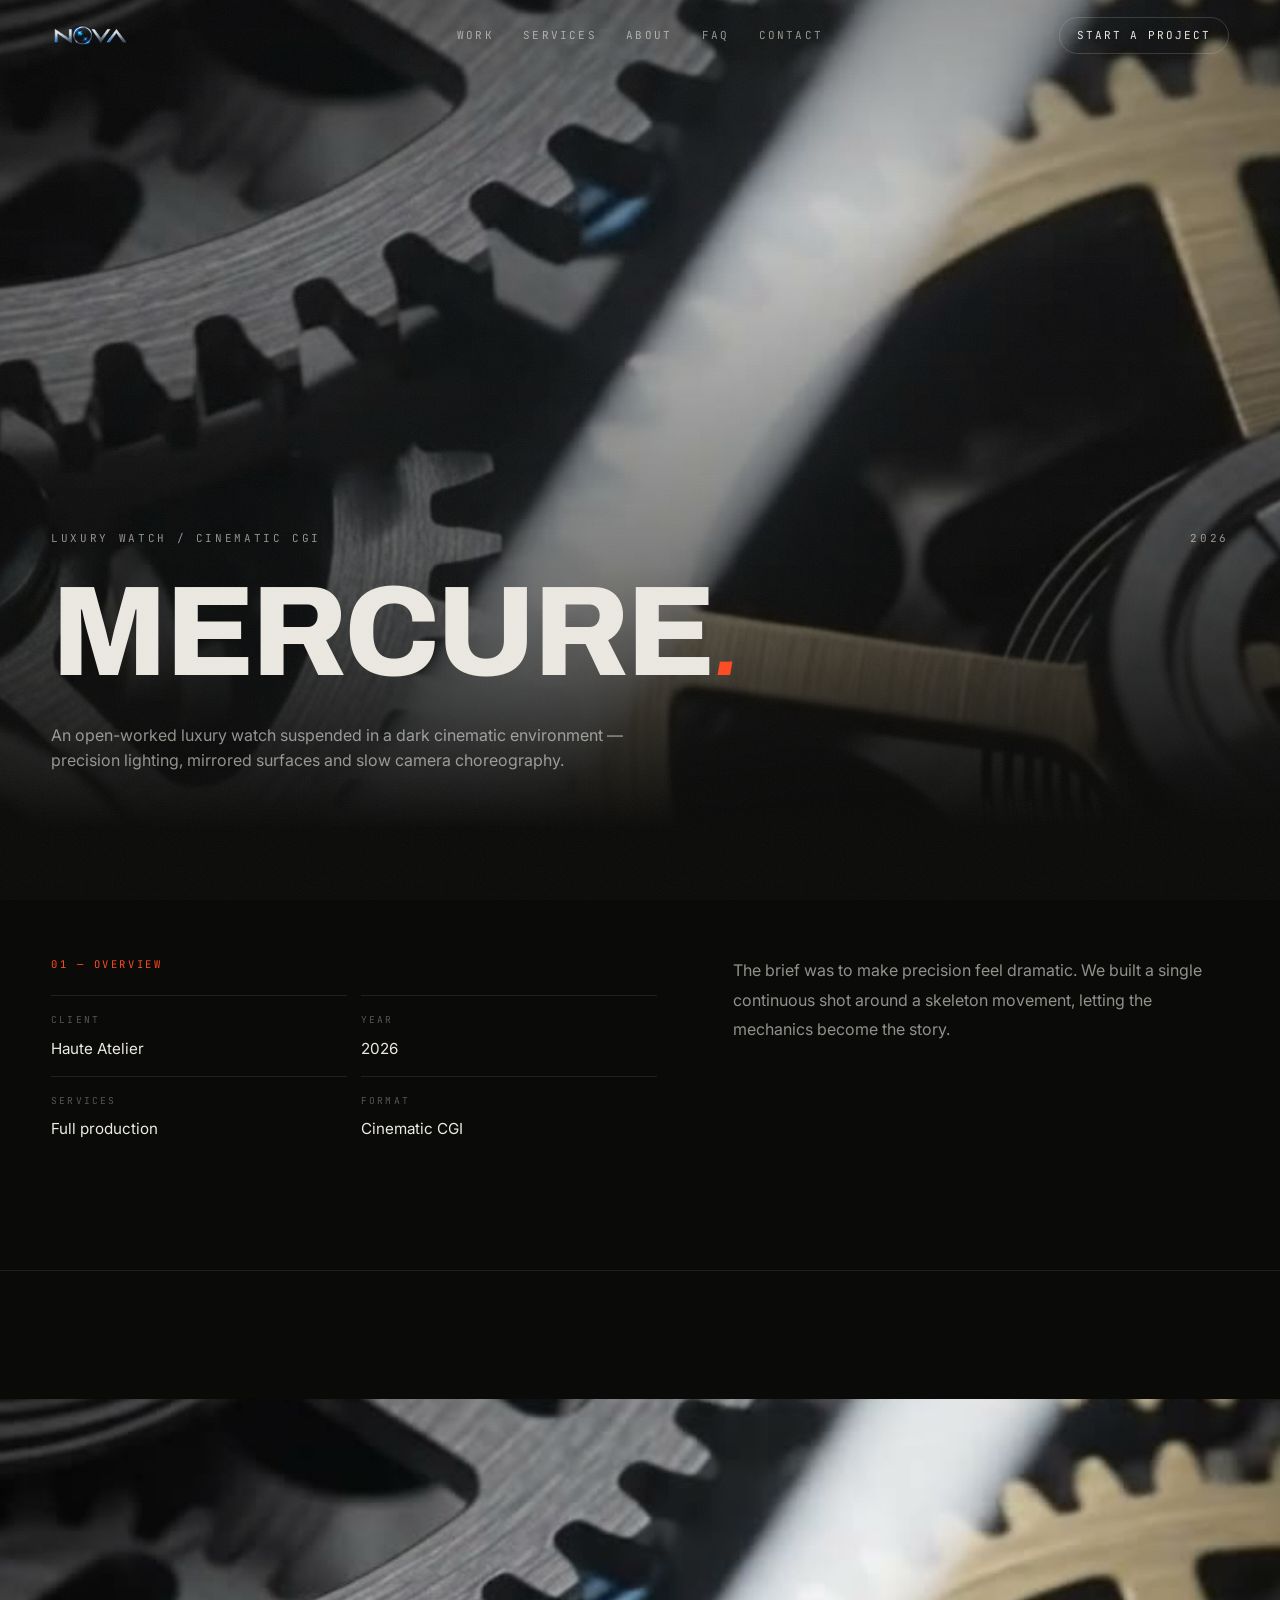
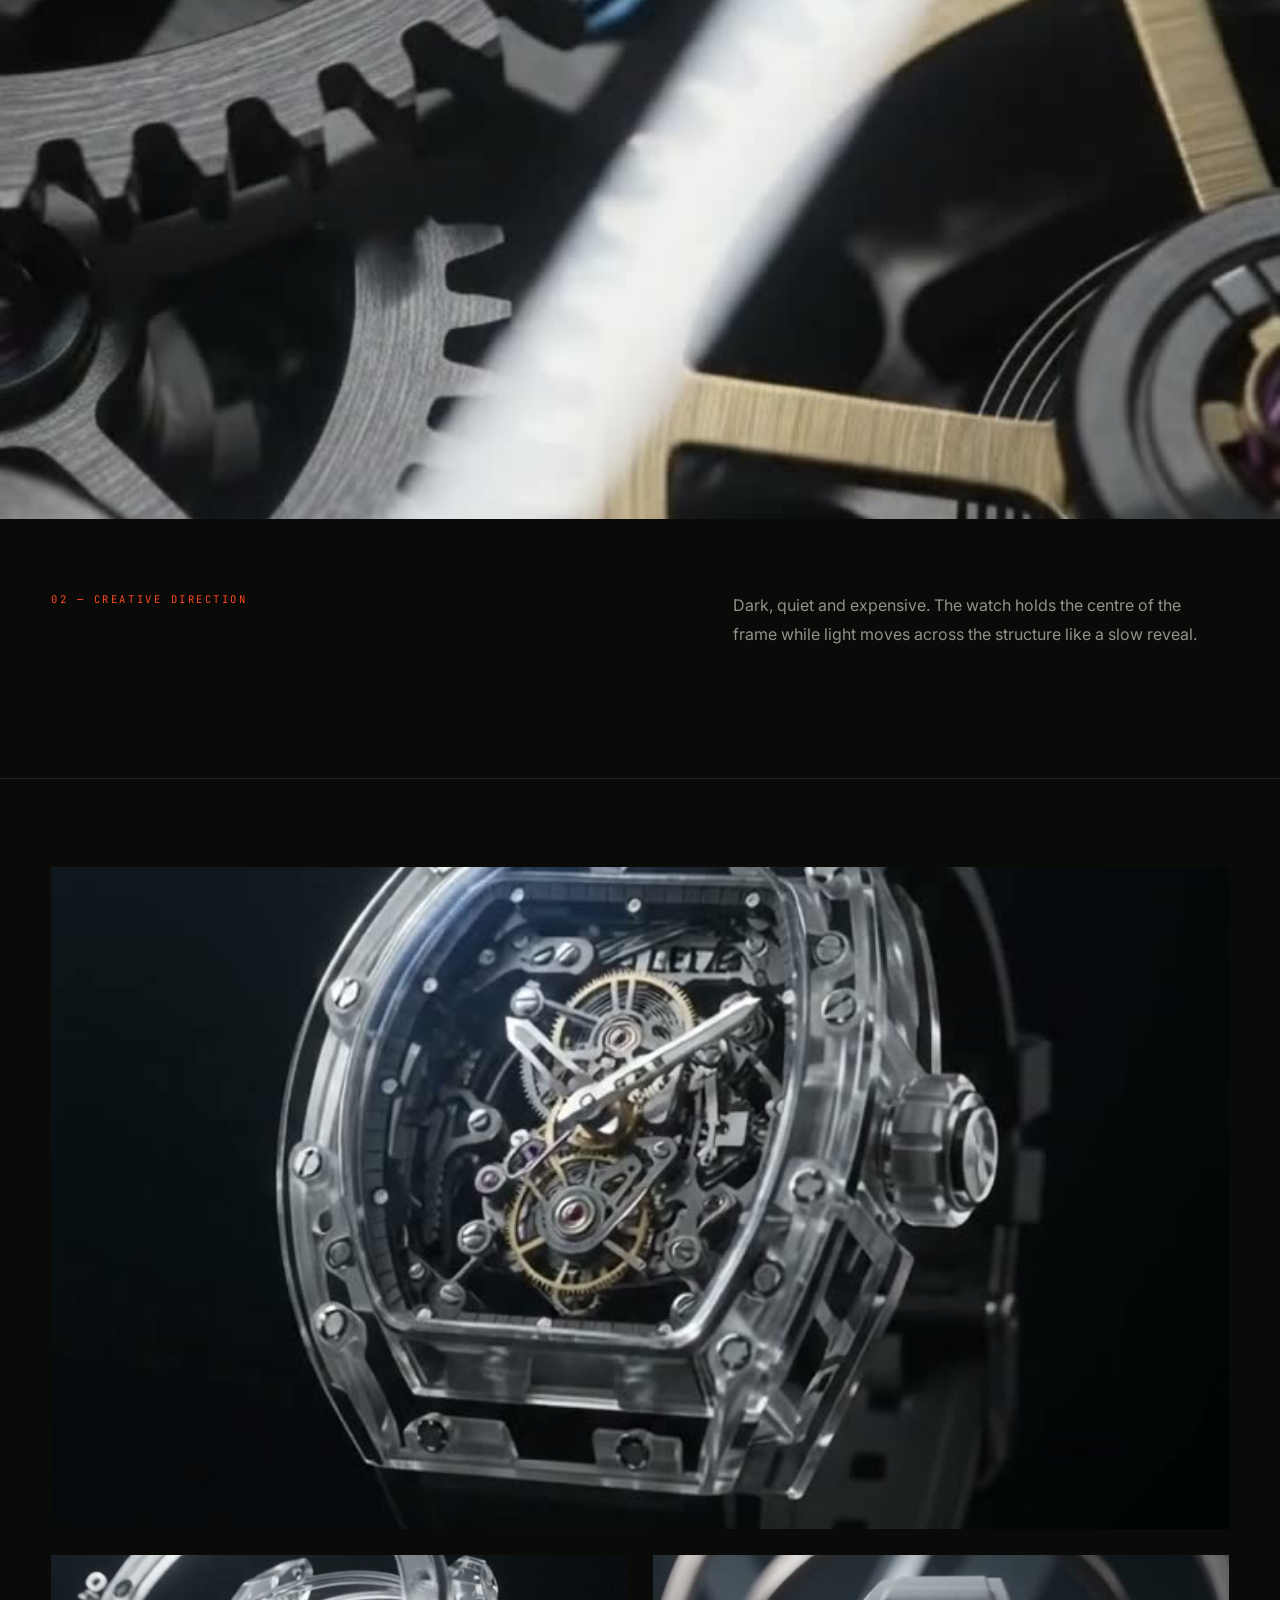
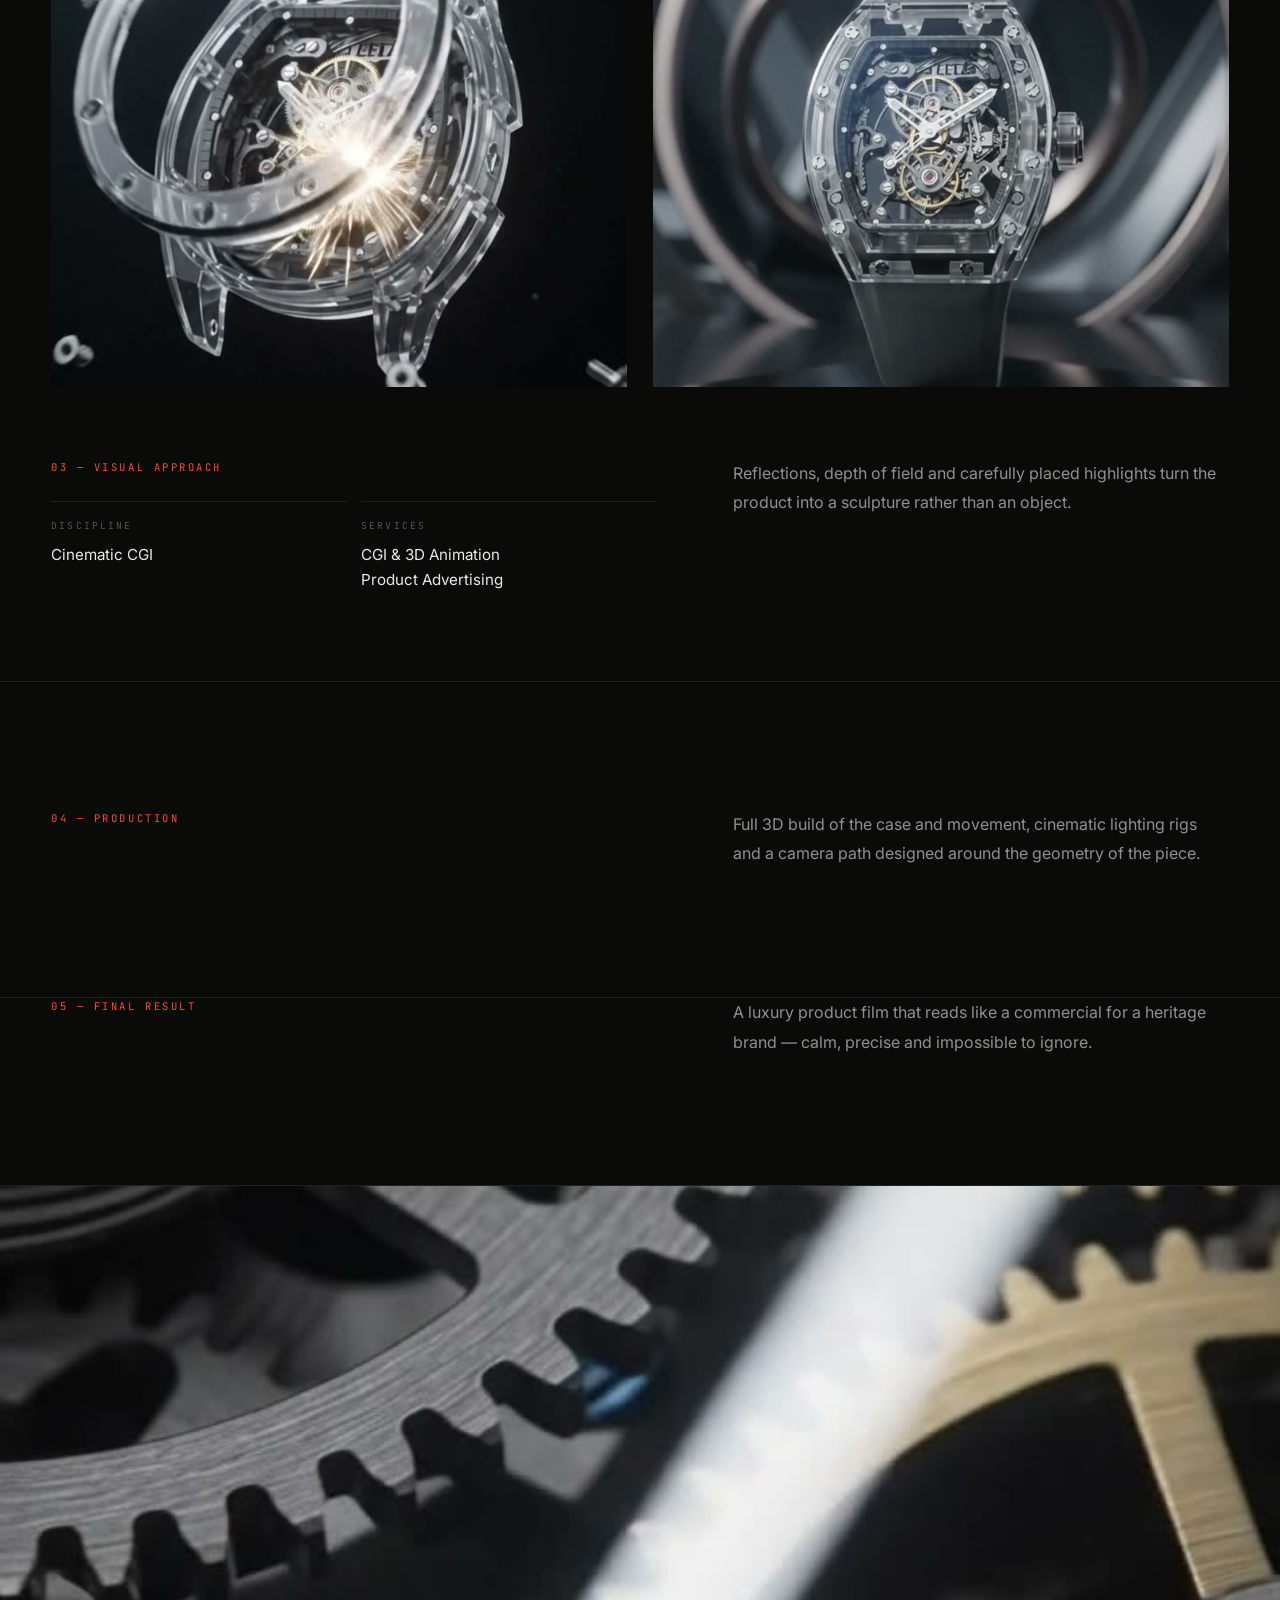
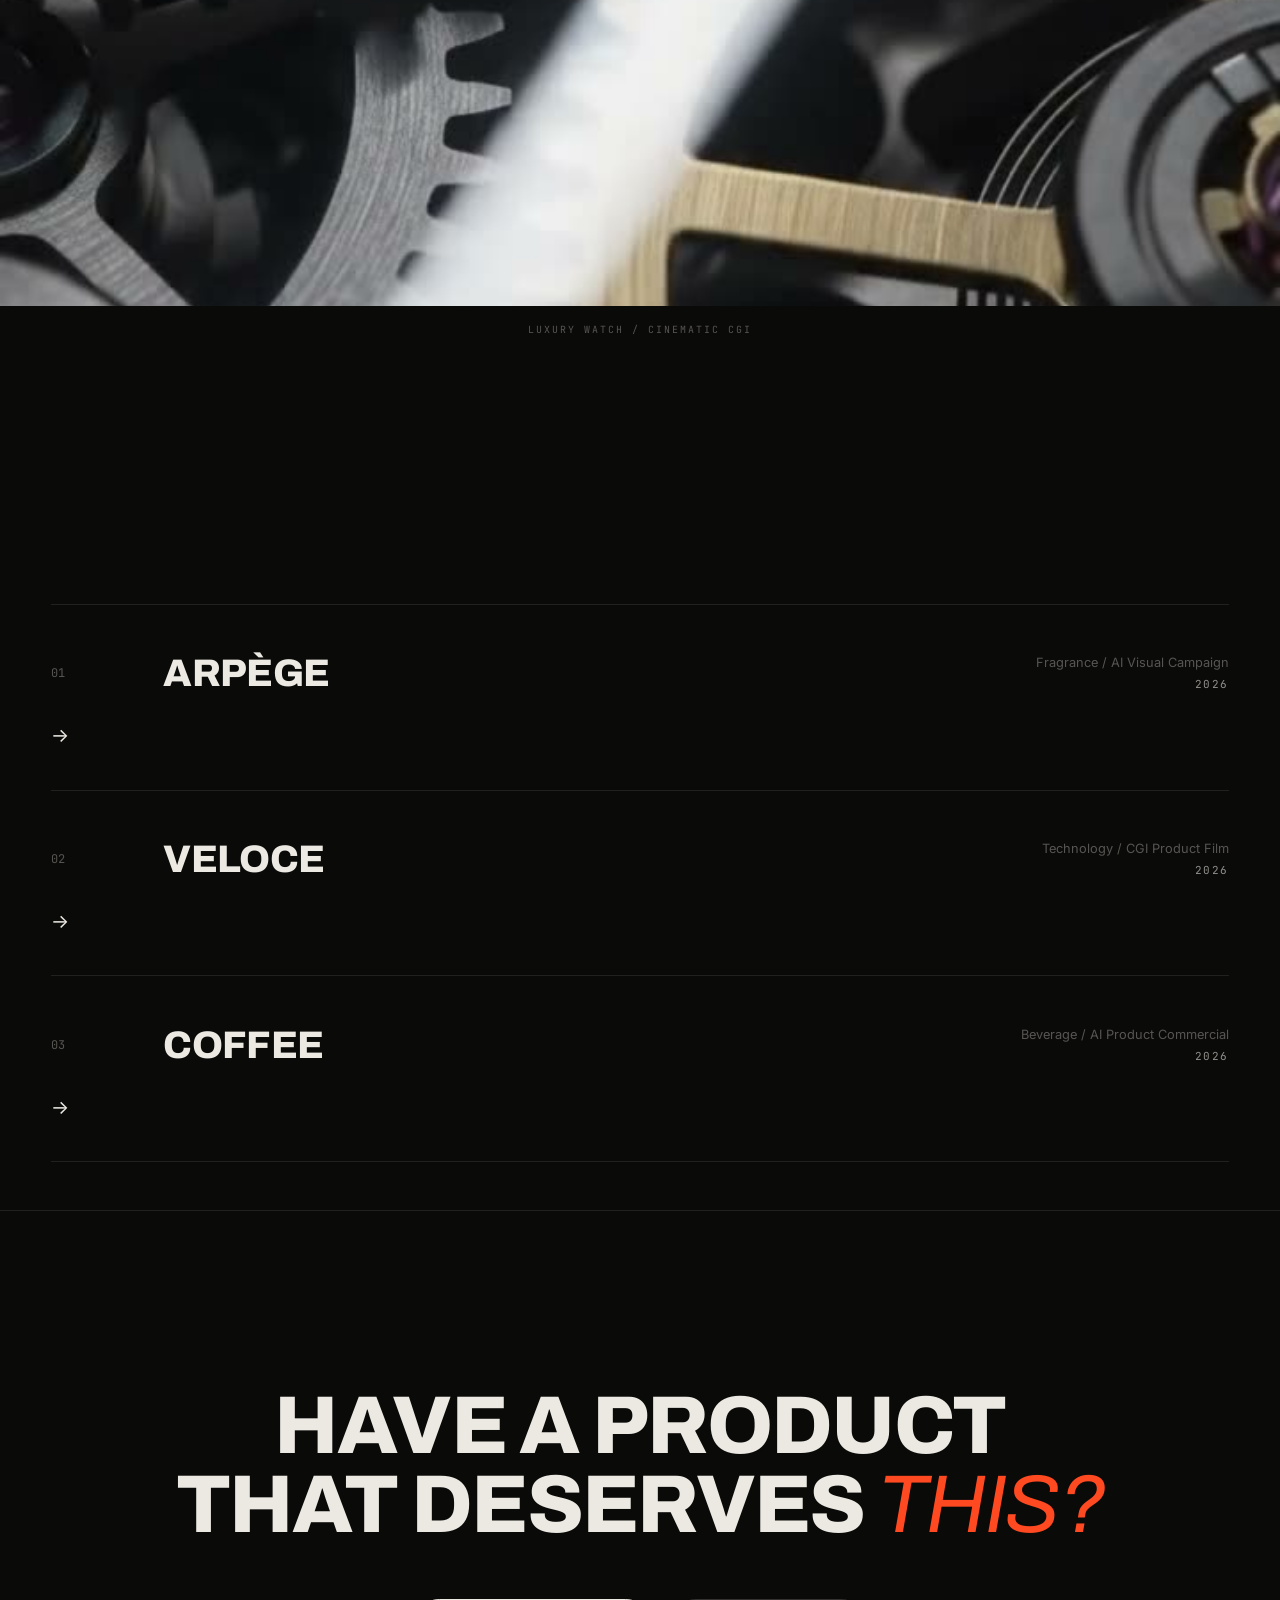
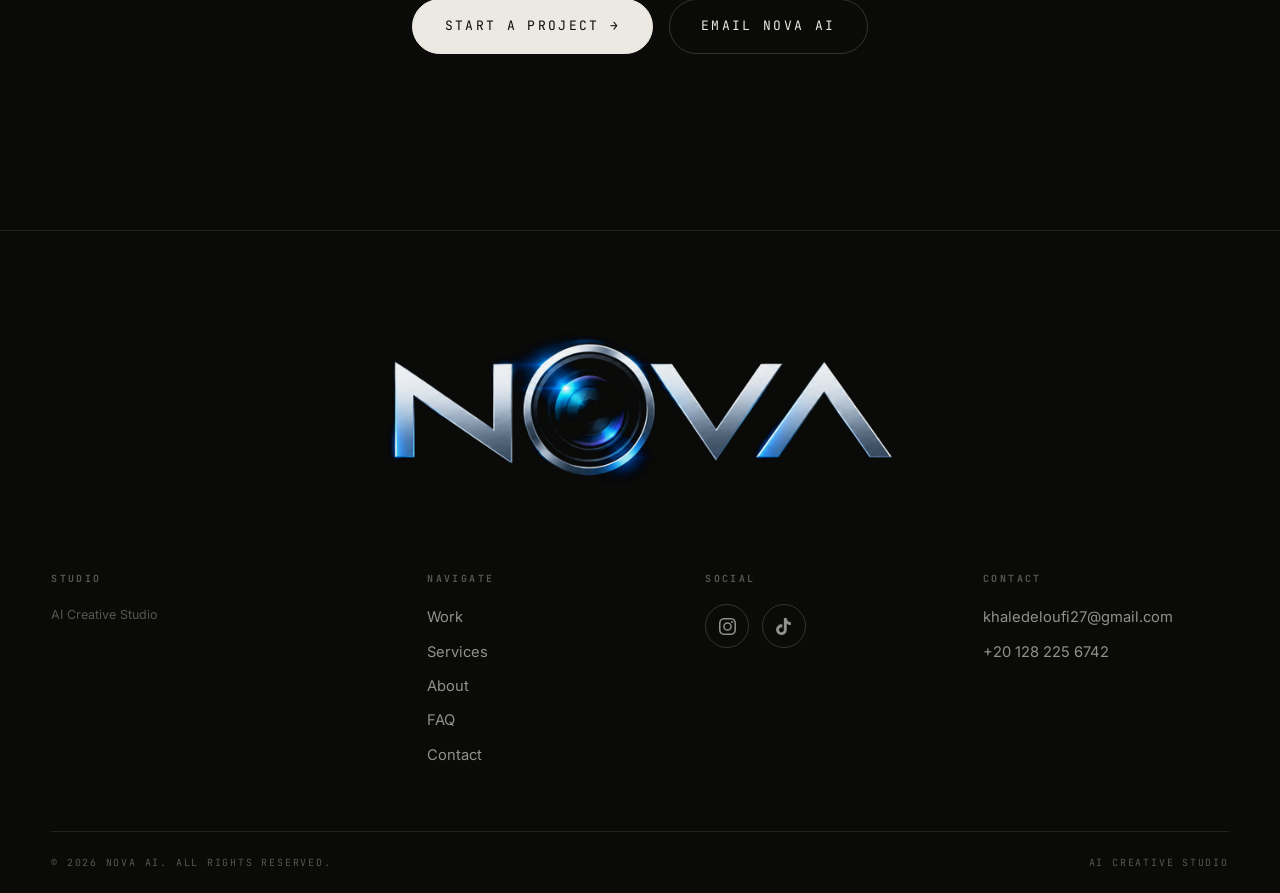
<file: work/mercure/index.html>
<!DOCTYPE html>
<html lang="en">
<head>
<meta charset="UTF-8">
<meta name="viewport" content="width=device-width, initial-scale=1.0">
<title>Mercure — NOVA AI Case Study</title>
<meta name="description" content="An open-worked luxury watch suspended in a dark cinematic environment — precision lighting, mirrored surfaces and slow camera choreography.">
<meta name="theme-color" content="#0a0a09">
<meta property="og:type" content="website">
<meta property="og:title" content="Mercure — NOVA AI Case Study">
<meta property="og:description" content="An open-worked luxury watch suspended in a dark cinematic environment — precision lighting, mirrored surfaces and slow camera choreography.">
<meta property="og:image" content="../../assets/img/mercure-poster.jpg">
<meta name="twitter:card" content="summary_large_image">
<link rel="icon" type="image/x-icon" href="../../assets/img/favicon.ico">
<link rel="icon" type="image/png" sizes="32x32" href="../../assets/img/favicon-32.png">
<link rel="apple-touch-icon" href="../../assets/img/apple-touch-icon.png">
<link rel="preconnect" href="https://fonts.googleapis.com">
<link rel="preconnect" href="https://fonts.gstatic.com" crossorigin>
<link href="https://fonts.googleapis.com/css2?family=Archivo:ital,wght@0,400;0,500;0,600;0,700;0,800;0,900;1,400&family=Inter:wght@400;500;600&family=JetBrains+Mono:wght@400;500&display=swap" rel="stylesheet">
<link rel="stylesheet" href="../../assets/css/main.css">
<noscript>
<style>
  .mask > span{ transform:none !important; }
  [data-reveal]{ opacity:1 !important; transform:none !important; }
  .preloader{ display:none !important; }
  .menu{ display:none !important; }
</style>
</noscript>
</head>
<body><div class="scrollbar" aria-hidden="true"><span></span></div>
<header class="nav" id="nav">
  <div class="container nav-inner">
    <a class="nav-logo" href="../../index.html" aria-label="NOVA AI — home">
      <img src="../../assets/img/logo-220.png" alt="NOVA AI">
    </a>
    <nav class="nav-links" aria-label="Primary">
      <a href="../../index.html#work"><span>Work</span></a>
      <a href="../../index.html#services"><span>Services</span></a>
      <a href="../../index.html#about"><span>About</span></a>
      <a href="../../index.html#faq"><span>FAQ</span></a>
      <a href="../../index.html#contact"><span>Contact</span></a>
    </nav>
    <div class="nav-right">
      <a class="nav-cta" href="#start">Start a Project</a>
      <button class="burger" id="burger" aria-label="Open menu" aria-expanded="false" aria-controls="menu"><span></span><span></span></button>
    </div>
  </div>
</header>

<div class="menu" id="menu" aria-hidden="true">
  <nav aria-label="Menu">
    <ul>
      <li><a href="../../index.html#work"><span class="n">01</span>Work</a></li>
      <li><a href="../../index.html#services"><span class="n">02</span>Services</a></li>
      <li><a href="../../index.html#about"><span class="n">03</span>About</a></li>
      <li><a href="../../index.html#faq"><span class="n">04</span>FAQ</a></li>
      <li><a href="../../index.html#contact"><span class="n">05</span>Contact</a></li>
    </ul>
  </nav>
  <div class="menu-foot">
    <span class="label">AI Creative Studio</span>
    <a class="btn btn-ghost" href="#start">Start a Project <span class="ar">→</span></a>
  </div>
</div>
<main>
  <!-- preloader (keeps the cinematic entrance) -->
  <div class="preloader" id="preloader" aria-hidden="true">
    <div class="pl-grain" aria-hidden="true"></div>
    <div class="pl-curtain pl-curtain-top" aria-hidden="true"></div>
    <div class="pl-curtain pl-curtain-bottom" aria-hidden="true"></div>
    <div class="preloader-inner">
      <div class="preloader-wordmark" aria-hidden="true">
        <span class="pw-mask"><img src="../../assets/img/logo-640.png" alt=""></span>
      </div>
      <div class="preloader-line"><span></span></div>
      <div class="preloader-meta">
        <span class="preloader-count" id="preloader-count">0%</span>
        <span class="preloader-text label">Case Study</span>
      </div>
    </div>
  </div>

  <!-- ===== hero ===== -->
  <section class="p-hero" id="top" aria-label="LUXURY WATCH / CINEMATIC CGI. Mercure">
    <div class="p-hero-media" data-cursor="view">
      <video autoplay muted loop playsinline preload="metadata" poster="../../assets/img/mercure-poster.jpg" data-autoplay aria-hidden="true">
        <source src="../../assets/videos/mercure.mp4" type="video/mp4">
      </video>
      <div class="p-hero-shade"></div>
    </div>
    <div class="container p-hero-inner">
      <div class="p-eyebrow">
        <span class="label">LUXURY WATCH / CINEMATIC CGI</span>
        <span class="label">2026</span>
      </div>
      <h1 class="ttl">Mercure<em>.</em></h1>
      <p class="p-hero-desc" data-reveal>An open-worked luxury watch suspended in a dark cinematic environment — precision lighting, mirrored surfaces and slow camera choreography.</p>
    </div>
  </section>

  <!-- ===== overview ===== -->
  <section class="p-section first">
    <div class="container p-grid">
      <div>
        <span class="p-kicker">01 — Overview</span>
        <div class="side">
          <div><span class="k">Client</span><span class="v">Haute Atelier</span></div>
          <div><span class="k">Year</span><span class="v">2026</span></div>
          <div><span class="k">Services</span><span class="v">Full production</span></div>
          <div><span class="k">Format</span><span class="v">Cinematic CGI</span></div>
        </div>
      </div>
      <div class="p-copy"><p>The brief was to make precision feel dramatic. We built a single continuous shot around a skeleton movement, letting the mechanics become the story.</p></div>
    </div>
  </section>

  <!-- ===== creative direction (full-bleed media) ===== -->
  <section class="p-section">
    <div class="p-media vid" data-cursor="view">
      <video autoplay muted loop playsinline preload="metadata" poster="../../assets/img/mercure-poster.jpg" data-autoplay aria-hidden="true">
        <source src="../../assets/videos/mercure.mp4" type="video/mp4">
      </video>
    </div>
    <div class="container p-grid" style="margin-top:clamp(2.5rem,6vw,4.5rem)">
      <div>
        <span class="p-kicker">02 — Creative Direction</span>
      </div>
      <div class="p-copy"><p>Dark, quiet and expensive. The watch holds the centre of the frame while light moves across the structure like a slow reveal.</p></div>
    </div>
  </section>

  <!-- ===== visual approach (gallery) ===== -->
  <section class="section p-section" style="padding-block:clamp(3rem,7vw,5.5rem)">
    <div class="container">
      <div class="p-gallery">
        <div class="p-media" data-cursor="view"><img src="../../assets/img/mercure-frame-1.jpg" alt="Mercure — shot 01" loading="lazy"></div>
        <div class="p-media" data-cursor="view"><img src="../../assets/img/mercure-frame-2.jpg" alt="Mercure — shot 02" loading="lazy"></div>
        <div class="p-media" data-cursor="view"><img src="../../assets/img/mercure-frame-3.jpg" alt="Mercure — shot 03" loading="lazy"></div>
      </div>
      <div class="p-grid" style="margin-top:clamp(2.5rem,6vw,4.5rem)">
        <div>
          <span class="p-kicker">03 — Visual Approach</span>
          <div class="side" style="margin-top:1.6rem">
            <div><span class="k">Discipline</span><span class="v">Cinematic CGI</span></div>
            <div><span class="k">Services</span><span class="v">CGI & 3D Animation<br>Product Advertising</span></div>
          </div>
        </div>
        <div class="p-copy"><p>Reflections, depth of field and carefully placed highlights turn the product into a sculpture rather than an object.</p></div>
      </div>
    </div>
  </section>

  <!-- ===== production + final result ===== -->
  <section class="p-section">
    <div class="container p-grid">
      <div>
        <span class="p-kicker">04 — Production</span>
      </div>
      <div class="p-copy"><p>Full 3D build of the case and movement, cinematic lighting rigs and a camera path designed around the geometry of the piece.</p></div>
    </div>
  </section>

  <section class="p-section" style="padding-top:0">
    <div class="container p-grid" style="margin-top:0">
      <div>
        <span class="p-kicker">05 — Final Result</span>
      </div>
      <div class="p-copy"><p>A luxury product film that reads like a commercial for a heritage brand — calm, precise and impossible to ignore.</p></div>
    </div>
  </section>

  <!-- ===== looping film ===== -->
  <section class="p-video">
    <div class="p-media vid" data-cursor="view">
      <video autoplay muted loop playsinline preload="metadata" poster="../../assets/img/mercure-poster.jpg" data-autoplay aria-hidden="true">
        <source src="../../assets/videos/mercure.mp4" type="video/mp4">
      </video>
    </div>
    <p class="cap">LUXURY WATCH / CINEMATIC CGI</p>
  </section>

  <!-- ===== related ===== -->
  <section class="section" style="padding-bottom:clamp(2rem,4vw,3rem)" aria-label="Related projects">
    <div class="container">
      <div class="section-head">
        <p class="label" data-reveal>Next — Case Studies</p>
      </div>
      <ul class="related">
<li>
          <a href="../arpege/index.html" data-cursor="view">
            <span class="num">01</span>
            <h3>Arpège</h3>
            <span class="meta">Fragrance / AI Visual Campaign<br><span class="label" style="letter-spacing:.14em">2026</span></span>
            <span class="ar">→</span>
          </a>
        </li>
<li>
          <a href="../veloce/index.html" data-cursor="view">
            <span class="num">02</span>
            <h3>Veloce</h3>
            <span class="meta">Technology / CGI Product Film<br><span class="label" style="letter-spacing:.14em">2026</span></span>
            <span class="ar">→</span>
          </a>
        </li>
<li>
          <a href="../coffee/index.html" data-cursor="view">
            <span class="num">03</span>
            <h3>Coffee</h3>
            <span class="meta">Beverage / AI Product Commercial<br><span class="label" style="letter-spacing:.14em">2026</span></span>
            <span class="ar">→</span>
          </a>
        </li>
      </ul>
    </div>
  </section>

  <!-- ===== CTA ===== -->
  <section class="p-cta" id="start">
    <h2 class="glow" data-reveal>Have a product<br>that deserves <em>this?</em></h2>
    <div class="contact-ctas" style="justify-content:center" data-reveal>
      <a class="btn btn-solid btn-big magnetic" href="mailto:khaledeloufi27@gmail.com?subject=Project%20Inquiry%20%E2%80%94%20NOVA%20AI">Start a Project <span class="ar">→</span></a>
      <a class="btn btn-line btn-big magnetic" href="mailto:khaledeloufi27@gmail.com">Email NOVA AI</a>
    </div>
  </section>

  <footer class="footer">
    <div class="container">
      <div class="footer-wordmark" aria-hidden="true"><img src="../../assets/img/logo-640.png" alt=""></div>
      <div class="footer-mid">
        <div><h4>Studio</h4><p class="tagline">AI Creative Studio</p></div>
        <div><h4>Navigate</h4><ul>
          <li><a href="../../index.html#work">Work</a></li>
          <li><a href="../../index.html#services">Services</a></li>
          <li><a href="../../index.html#about">About</a></li>
          <li><a href="../../index.html#faq">FAQ</a></li>
          <li><a href="../../index.html#contact">Contact</a></li>
        </ul></div>
        <div><h4>Social</h4><div class="soc-row">
          <a class="soc" href="https://www.instagram.com/nova__ai__" target="_blank" rel="noopener" aria-label="NOVA AI on Instagram"><svg viewBox="0 0 24 24" aria-hidden="true"><path d="M12 0C8.74 0 8.33.01 7.05.07 5.78.13 4.9.33 4.14.63c-.79.31-1.46.72-2.13 1.38C1.35 2.68.94 3.35.63 4.14.33 4.9.13 5.78.07 7.05.01 8.33 0 8.74 0 12s.01 3.67.07 4.95c.06 1.27.26 2.15.56 2.91.31.79.72 1.46 1.38 2.13.67.66 1.34 1.07 2.13 1.38.76.3 1.64.5 2.91.56 1.28.06 1.69.07 4.95.07s3.67-.01 4.95-.07c1.27-.06 2.15-.26 2.91-.56.79-.31 1.46-.72 2.13-1.38.66-.67 1.07-1.34 1.38-2.13.3-.76.5-1.64.56-2.91.06-1.28.07-1.69.07-4.95s-.01-3.67-.07-4.95c-.06-1.27-.26-2.15-.56-2.91-.31-.79-.72-1.46-1.38-2.13A5.9 5.9 0 0 0 19.86.63c-.76-.3-1.64-.5-2.91-.56C15.67.01 15.26 0 12 0zm0 2.16c3.2 0 3.58.01 4.85.07 1.17.06 1.8.25 2.23.41.56.22.96.48 1.38.9.42.42.68.82.9 1.38.16.43.35 1.06.41 2.23.06 1.27.07 1.65.07 4.85s-.01 3.58-.07 4.85c-.06 1.17-.25 1.8-.41 2.23-.22.56-.48.96-.9 1.38-.42.42-.82.68-1.38.9-.43.16-1.06.35-2.23.41-1.27.06-1.65.07-4.85.07s-3.58-.01-4.85-.07c-1.17-.06-1.8-.25-2.23-.41a3.7 3.7 0 0 1-1.38-.9 3.7 3.7 0 0 1-.9-1.38c-.16-.43-.35-1.06-.41-2.23C2.17 15.58 2.16 15.2 2.16 12s.01-3.58.07-4.85c.06-1.17.25-1.8.41-2.23.22-.56.48-.96.9-1.38.42-.42.82-.68 1.38-.9.43-.16 1.06-.35 2.23-.41 1.27-.06 1.65-.07 4.85-.07zM12 5.84A6.16 6.16 0 1 0 18.16 12 6.16 6.16 0 0 0 12 5.84zm0 10.15A4 4 0 1 1 16 12a4 4 0 0 1-4 3.99zm7.85-10.4a1.44 1.44 0 1 1-1.44-1.44 1.44 1.44 0 0 1 1.44 1.44z"/></svg></a>
          <a class="soc" href="https://www.tiktok.com/@nova..ai7" target="_blank" rel="noopener" aria-label="NOVA AI on TikTok"><svg viewBox="0 0 24 24" aria-hidden="true"><path d="M12.525.02c1.31-.02 2.61-.01 3.91-.02.08 1.53.63 3.09 1.75 4.17 1.12 1.11 2.7 1.62 4.24 1.79v4.03c-1.44-.05-2.89-.35-4.2-.97-.57-.26-1.1-.59-1.62-.93-.01 2.92.01 5.84-.02 8.75-.08 1.4-.54 2.79-1.35 3.94-1.31 1.92-3.58 3.17-5.91 3.21-1.43.08-2.86-.31-4.08-1.03-2.02-1.19-3.44-3.37-3.65-5.71-.02-.5-.03-1-.01-1.49.18-1.9 1.12-3.72 2.58-4.96 1.66-1.44 3.98-2.13 6.15-1.72.02 1.48-.04 2.96-.04 4.44-.99-.32-2.15-.23-3.02.37-.63.41-1.11 1.04-1.36 1.75-.21.51-.15 1.07-.14 1.61.24 1.64 1.82 3.02 3.5 2.87 1.12-.01 2.19-.66 2.77-1.61.19-.33.4-.67.41-1.06.1-1.79.06-3.57.07-5.36.01-4.03-.01-8.05.02-12.07z"/></svg></a>
        </div></div>
        <div><h4>Contact</h4><ul>
          <li><a href="mailto:khaledeloufi27@gmail.com">khaledeloufi27@gmail.com</a></li>
          <li><a href="https://wa.me/201282256742">+20 128 225 6742</a></li>
        </ul></div>
      </div>
      <div class="footer-base">
        <span>© <span data-year>2026</span> NOVA AI. All rights reserved.</span>
        <span>AI Creative Studio</span>
      </div>
    </div>
  </footer>
</main>
<script src="../../assets/js/main.js"></script>
</body>
</html>
</file>
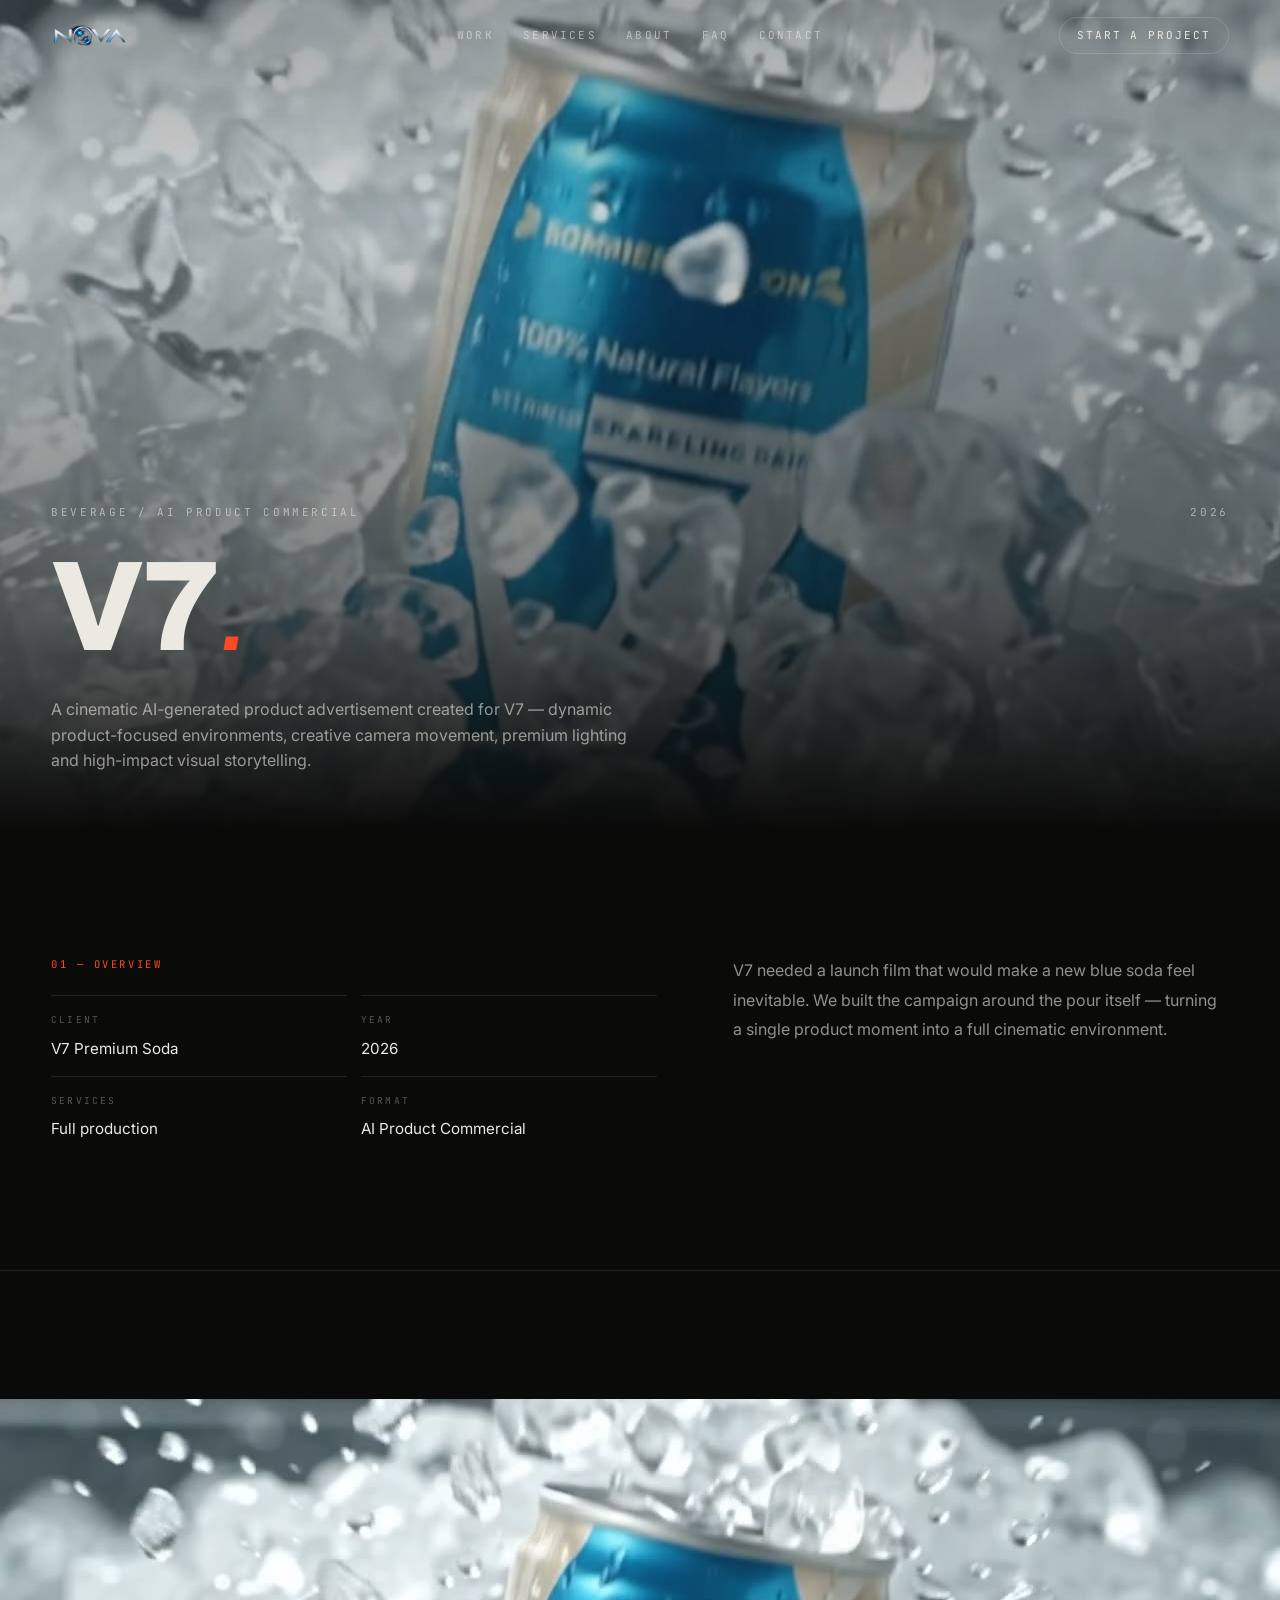
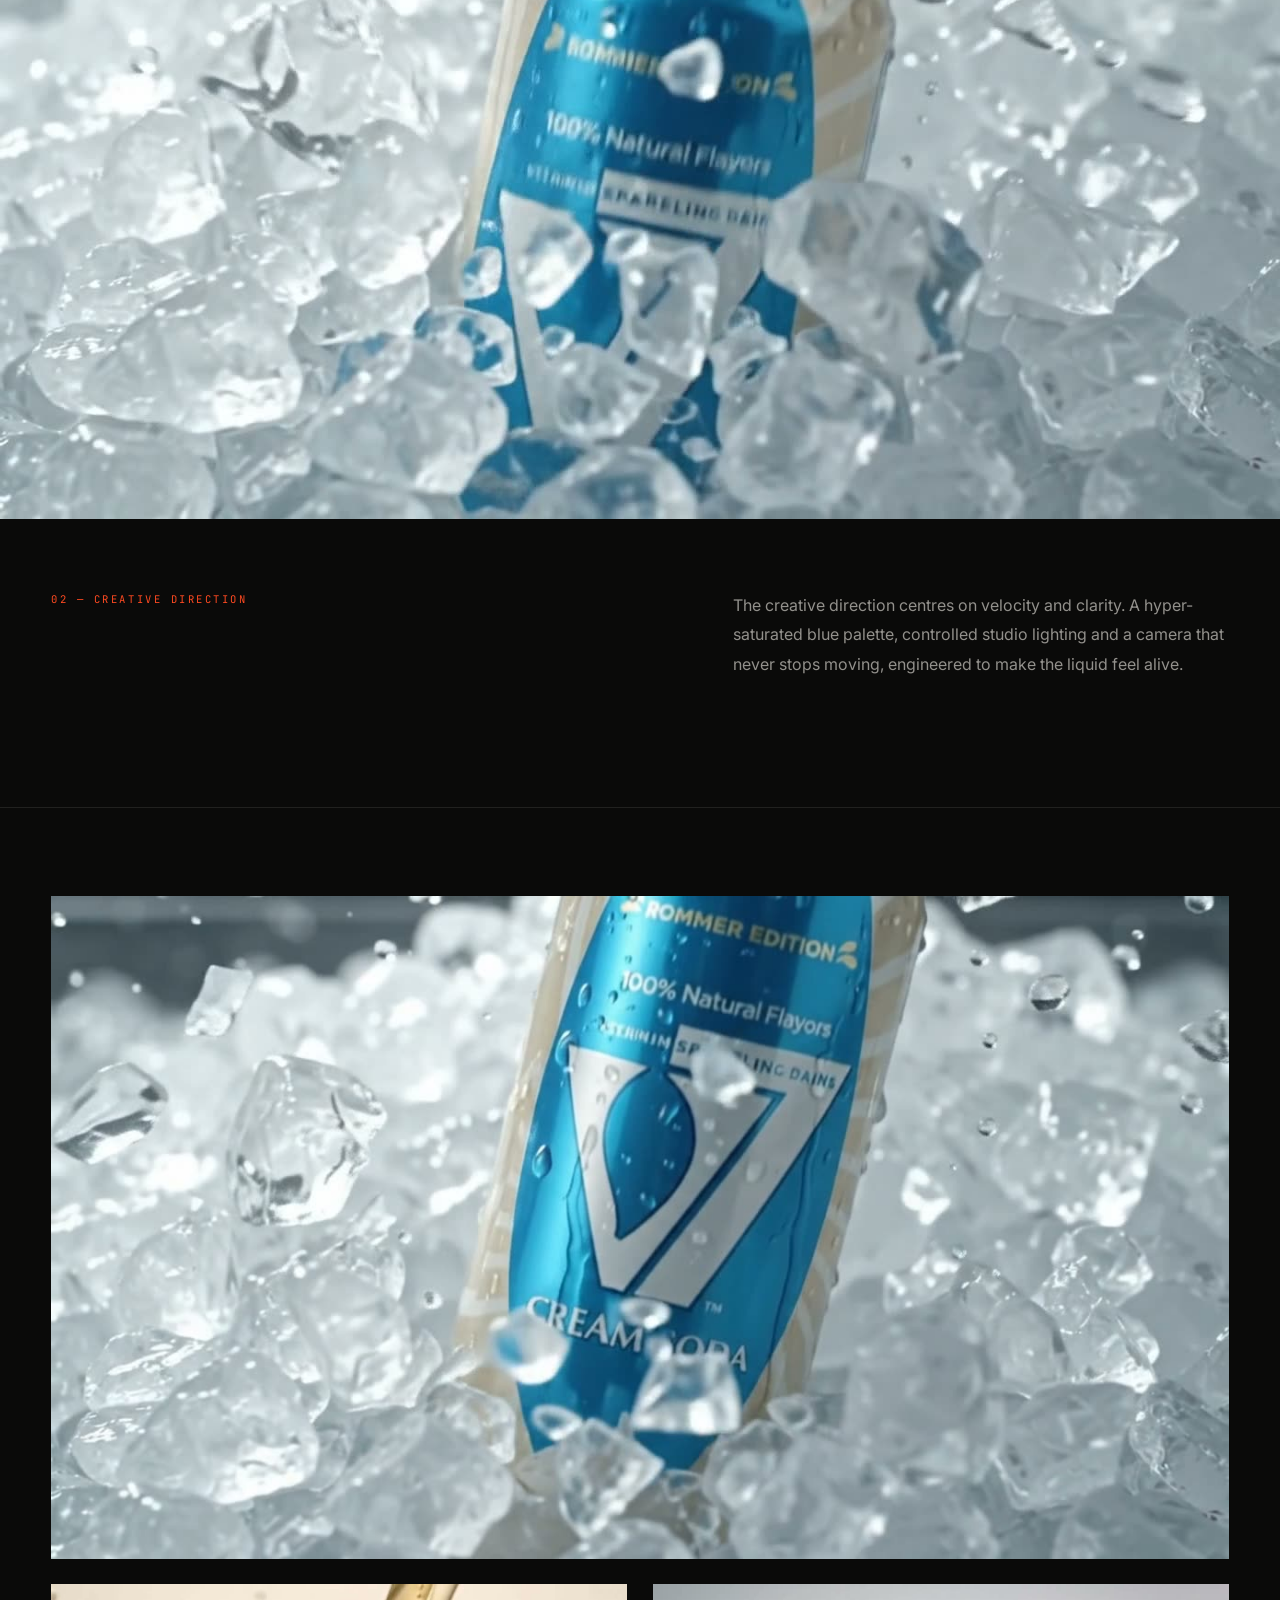
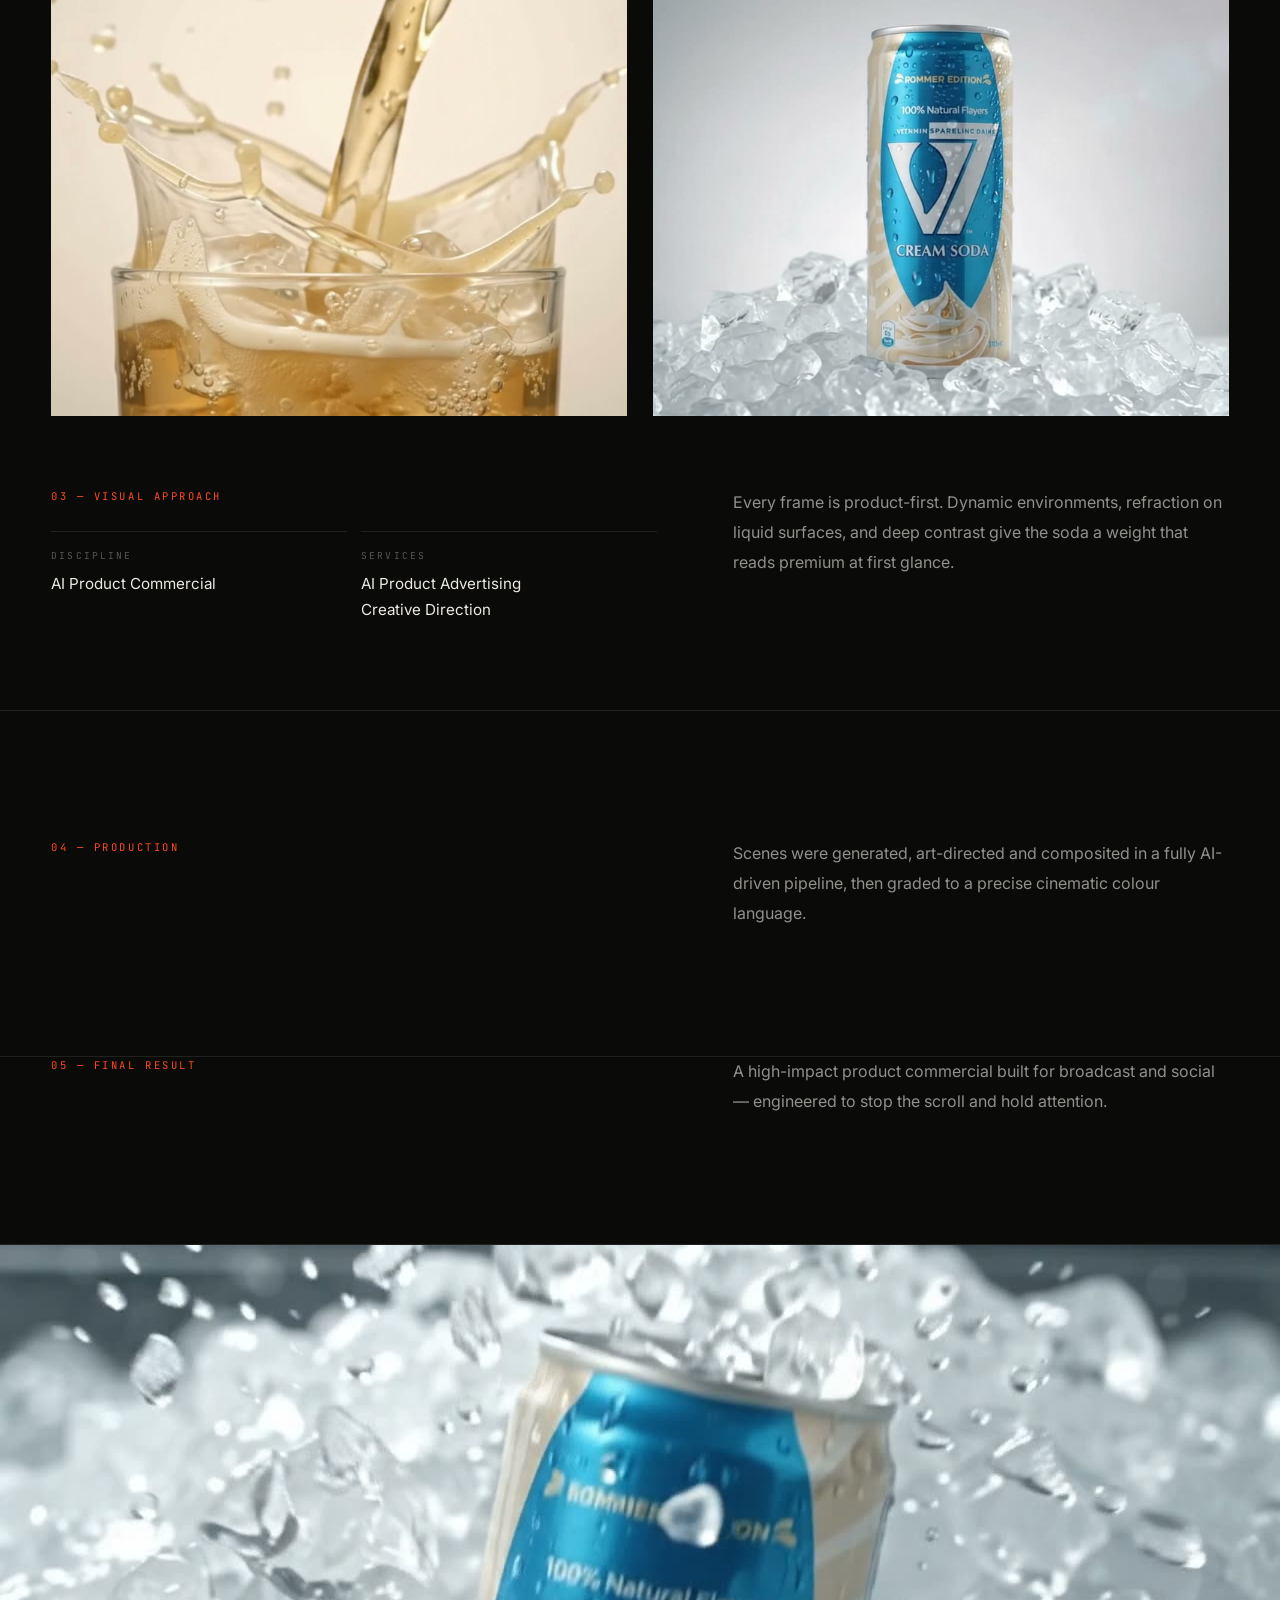
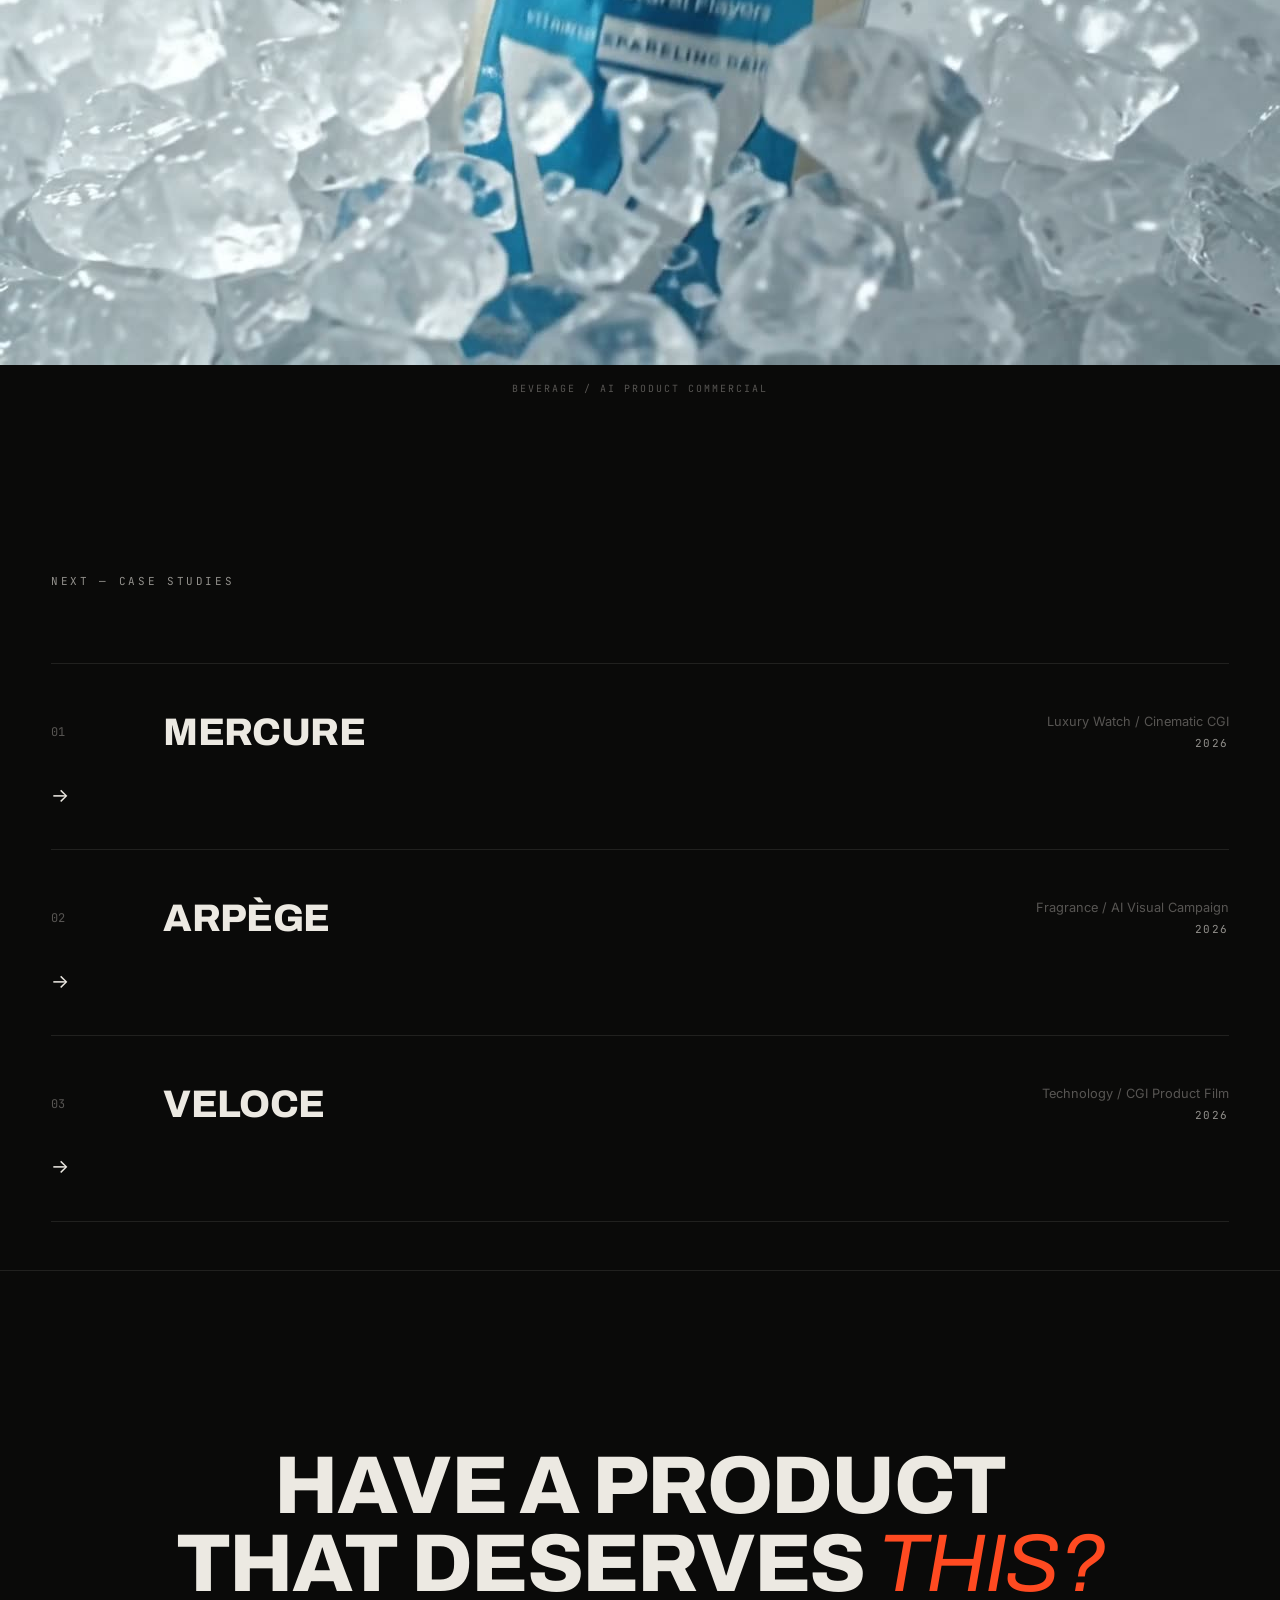
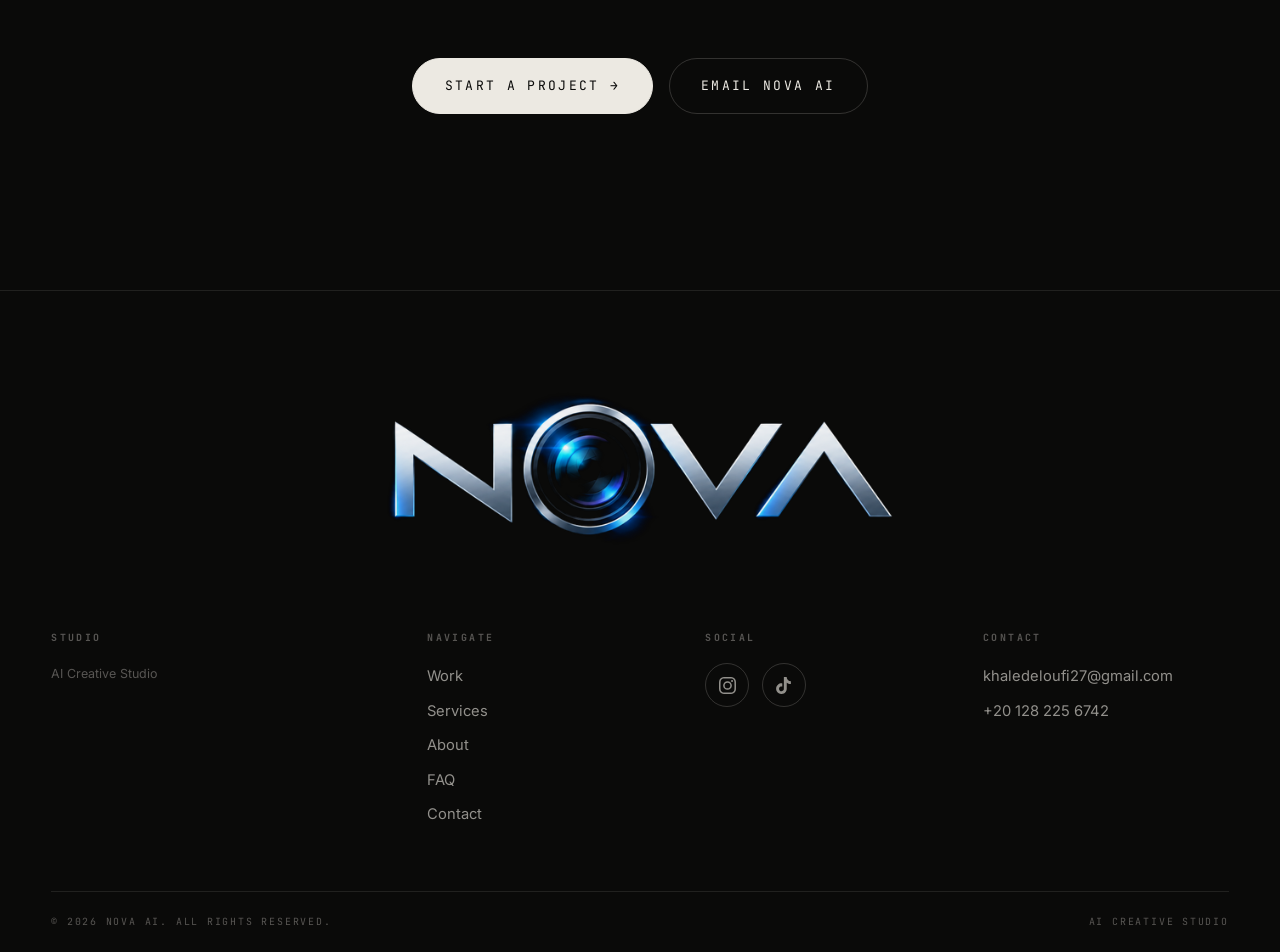
<file: work/v7/index.html>
<!DOCTYPE html>
<html lang="en">
<head>
<meta charset="UTF-8">
<meta name="viewport" content="width=device-width, initial-scale=1.0">
<title>V7 — NOVA AI Case Study</title>
<meta name="description" content="A cinematic AI-generated product advertisement created for V7 — dynamic product-focused environments, creative camera movement, premium lighting and high-impact visual storytelling.">
<meta name="theme-color" content="#0a0a09">
<meta property="og:type" content="website">
<meta property="og:title" content="V7 — NOVA AI Case Study">
<meta property="og:description" content="A cinematic AI-generated product advertisement created for V7 — dynamic product-focused environments, creative camera movement, premium lighting and high-impact visual storytelling.">
<meta property="og:image" content="../../assets/img/v7-poster.jpg">
<meta name="twitter:card" content="summary_large_image">
<link rel="icon" type="image/x-icon" href="../../assets/img/favicon.ico">
<link rel="icon" type="image/png" sizes="32x32" href="../../assets/img/favicon-32.png">
<link rel="apple-touch-icon" href="../../assets/img/apple-touch-icon.png">
<link rel="preconnect" href="https://fonts.googleapis.com">
<link rel="preconnect" href="https://fonts.gstatic.com" crossorigin>
<link href="https://fonts.googleapis.com/css2?family=Archivo:ital,wght@0,400;0,500;0,600;0,700;0,800;0,900;1,400&family=Inter:wght@400;500;600&family=JetBrains+Mono:wght@400;500&display=swap" rel="stylesheet">
<link rel="stylesheet" href="../../assets/css/main.css">
<noscript>
<style>
  .mask > span{ transform:none !important; }
  [data-reveal]{ opacity:1 !important; transform:none !important; }
  .preloader{ display:none !important; }
  .menu{ display:none !important; }
</style>
</noscript>
</head>
<body><div class="scrollbar" aria-hidden="true"><span></span></div>
<header class="nav" id="nav">
  <div class="container nav-inner">
    <a class="nav-logo" href="../../index.html" aria-label="NOVA AI — home">
      <img src="../../assets/img/logo-220.png" alt="NOVA AI">
    </a>
    <nav class="nav-links" aria-label="Primary">
      <a href="../../index.html#work"><span>Work</span></a>
      <a href="../../index.html#services"><span>Services</span></a>
      <a href="../../index.html#about"><span>About</span></a>
      <a href="../../index.html#faq"><span>FAQ</span></a>
      <a href="../../index.html#contact"><span>Contact</span></a>
    </nav>
    <div class="nav-right">
      <a class="nav-cta" href="#start">Start a Project</a>
      <button class="burger" id="burger" aria-label="Open menu" aria-expanded="false" aria-controls="menu"><span></span><span></span></button>
    </div>
  </div>
</header>

<div class="menu" id="menu" aria-hidden="true">
  <nav aria-label="Menu">
    <ul>
      <li><a href="../../index.html#work"><span class="n">01</span>Work</a></li>
      <li><a href="../../index.html#services"><span class="n">02</span>Services</a></li>
      <li><a href="../../index.html#about"><span class="n">03</span>About</a></li>
      <li><a href="../../index.html#faq"><span class="n">04</span>FAQ</a></li>
      <li><a href="../../index.html#contact"><span class="n">05</span>Contact</a></li>
    </ul>
  </nav>
  <div class="menu-foot">
    <span class="label">AI Creative Studio</span>
    <a class="btn btn-ghost" href="#start">Start a Project <span class="ar">→</span></a>
  </div>
</div>
<main>
  <!-- preloader (keeps the cinematic entrance) -->
  <div class="preloader" id="preloader" aria-hidden="true">
    <div class="pl-grain" aria-hidden="true"></div>
    <div class="pl-curtain pl-curtain-top" aria-hidden="true"></div>
    <div class="pl-curtain pl-curtain-bottom" aria-hidden="true"></div>
    <div class="preloader-inner">
      <div class="preloader-wordmark" aria-hidden="true">
        <span class="pw-mask"><img src="../../assets/img/logo-640.png" alt=""></span>
      </div>
      <div class="preloader-line"><span></span></div>
      <div class="preloader-meta">
        <span class="preloader-count" id="preloader-count">0%</span>
        <span class="preloader-text label">Case Study</span>
      </div>
    </div>
  </div>

  <!-- ===== hero ===== -->
  <section class="p-hero" id="top" aria-label="BEVERAGE / AI PRODUCT COMMERCIAL. V7">
    <div class="p-hero-media" data-cursor="view">
      <video autoplay muted loop playsinline preload="metadata" poster="../../assets/img/v7-poster.jpg" data-autoplay aria-hidden="true">
        <source src="../../assets/videos/v7.mp4" type="video/mp4">
      </video>
      <div class="p-hero-shade"></div>
    </div>
    <div class="container p-hero-inner">
      <div class="p-eyebrow">
        <span class="label">BEVERAGE / AI PRODUCT COMMERCIAL</span>
        <span class="label">2026</span>
      </div>
      <h1 class="ttl">V7<em>.</em></h1>
      <p class="p-hero-desc" data-reveal>A cinematic AI-generated product advertisement created for V7 — dynamic product-focused environments, creative camera movement, premium lighting and high-impact visual storytelling.</p>
    </div>
  </section>

  <!-- ===== overview ===== -->
  <section class="p-section first">
    <div class="container p-grid">
      <div>
        <span class="p-kicker">01 — Overview</span>
        <div class="side">
          <div><span class="k">Client</span><span class="v">V7 Premium Soda</span></div>
          <div><span class="k">Year</span><span class="v">2026</span></div>
          <div><span class="k">Services</span><span class="v">Full production</span></div>
          <div><span class="k">Format</span><span class="v">AI Product Commercial</span></div>
        </div>
      </div>
      <div class="p-copy"><p>V7 needed a launch film that would make a new blue soda feel inevitable. We built the campaign around the pour itself — turning a single product moment into a full cinematic environment.</p></div>
    </div>
  </section>

  <!-- ===== creative direction (full-bleed media) ===== -->
  <section class="p-section">
    <div class="p-media vid" data-cursor="view">
      <video autoplay muted loop playsinline preload="metadata" poster="../../assets/img/v7-poster.jpg" data-autoplay aria-hidden="true">
        <source src="../../assets/videos/v7.mp4" type="video/mp4">
      </video>
    </div>
    <div class="container p-grid" style="margin-top:clamp(2.5rem,6vw,4.5rem)">
      <div>
        <span class="p-kicker">02 — Creative Direction</span>
      </div>
      <div class="p-copy"><p>The creative direction centres on velocity and clarity. A hyper-saturated blue palette, controlled studio lighting and a camera that never stops moving, engineered to make the liquid feel alive.</p></div>
    </div>
  </section>

  <!-- ===== visual approach (gallery) ===== -->
  <section class="section p-section" style="padding-block:clamp(3rem,7vw,5.5rem)">
    <div class="container">
      <div class="p-gallery">
        <div class="p-media" data-cursor="view"><img src="../../assets/img/v7-frame-1.jpg" alt="V7 — shot 01" loading="lazy"></div>
        <div class="p-media" data-cursor="view"><img src="../../assets/img/v7-frame-2.jpg" alt="V7 — shot 02" loading="lazy"></div>
        <div class="p-media" data-cursor="view"><img src="../../assets/img/v7-frame-3.jpg" alt="V7 — shot 03" loading="lazy"></div>
      </div>
      <div class="p-grid" style="margin-top:clamp(2.5rem,6vw,4.5rem)">
        <div>
          <span class="p-kicker">03 — Visual Approach</span>
          <div class="side" style="margin-top:1.6rem">
            <div><span class="k">Discipline</span><span class="v">AI Product Commercial</span></div>
            <div><span class="k">Services</span><span class="v">AI Product Advertising<br>Creative Direction</span></div>
          </div>
        </div>
        <div class="p-copy"><p>Every frame is product-first. Dynamic environments, refraction on liquid surfaces, and deep contrast give the soda a weight that reads premium at first glance.</p></div>
      </div>
    </div>
  </section>

  <!-- ===== production + final result ===== -->
  <section class="p-section">
    <div class="container p-grid">
      <div>
        <span class="p-kicker">04 — Production</span>
      </div>
      <div class="p-copy"><p>Scenes were generated, art-directed and composited in a fully AI-driven pipeline, then graded to a precise cinematic colour language.</p></div>
    </div>
  </section>

  <section class="p-section" style="padding-top:0">
    <div class="container p-grid" style="margin-top:0">
      <div>
        <span class="p-kicker">05 — Final Result</span>
      </div>
      <div class="p-copy"><p>A high-impact product commercial built for broadcast and social — engineered to stop the scroll and hold attention.</p></div>
    </div>
  </section>

  <!-- ===== looping film ===== -->
  <section class="p-video">
    <div class="p-media vid" data-cursor="view">
      <video autoplay muted loop playsinline preload="metadata" poster="../../assets/img/v7-poster.jpg" data-autoplay aria-hidden="true">
        <source src="../../assets/videos/v7.mp4" type="video/mp4">
      </video>
    </div>
    <p class="cap">BEVERAGE / AI PRODUCT COMMERCIAL</p>
  </section>

  <!-- ===== related ===== -->
  <section class="section" style="padding-bottom:clamp(2rem,4vw,3rem)" aria-label="Related projects">
    <div class="container">
      <div class="section-head">
        <p class="label" data-reveal>Next — Case Studies</p>
      </div>
      <ul class="related">
<li>
          <a href="../mercure/index.html" data-cursor="view">
            <span class="num">01</span>
            <h3>Mercure</h3>
            <span class="meta">Luxury Watch / Cinematic CGI<br><span class="label" style="letter-spacing:.14em">2026</span></span>
            <span class="ar">→</span>
          </a>
        </li>
<li>
          <a href="../arpege/index.html" data-cursor="view">
            <span class="num">02</span>
            <h3>Arpège</h3>
            <span class="meta">Fragrance / AI Visual Campaign<br><span class="label" style="letter-spacing:.14em">2026</span></span>
            <span class="ar">→</span>
          </a>
        </li>
<li>
          <a href="../veloce/index.html" data-cursor="view">
            <span class="num">03</span>
            <h3>Veloce</h3>
            <span class="meta">Technology / CGI Product Film<br><span class="label" style="letter-spacing:.14em">2026</span></span>
            <span class="ar">→</span>
          </a>
        </li>
      </ul>
    </div>
  </section>

  <!-- ===== CTA ===== -->
  <section class="p-cta" id="start">
    <h2 class="glow" data-reveal>Have a product<br>that deserves <em>this?</em></h2>
    <div class="contact-ctas" style="justify-content:center" data-reveal>
      <a class="btn btn-solid btn-big magnetic" href="mailto:khaledeloufi27@gmail.com?subject=Project%20Inquiry%20%E2%80%94%20NOVA%20AI">Start a Project <span class="ar">→</span></a>
      <a class="btn btn-line btn-big magnetic" href="mailto:khaledeloufi27@gmail.com">Email NOVA AI</a>
    </div>
  </section>

  <footer class="footer">
    <div class="container">
      <div class="footer-wordmark" aria-hidden="true"><img src="../../assets/img/logo-640.png" alt=""></div>
      <div class="footer-mid">
        <div><h4>Studio</h4><p class="tagline">AI Creative Studio</p></div>
        <div><h4>Navigate</h4><ul>
          <li><a href="../../index.html#work">Work</a></li>
          <li><a href="../../index.html#services">Services</a></li>
          <li><a href="../../index.html#about">About</a></li>
          <li><a href="../../index.html#faq">FAQ</a></li>
          <li><a href="../../index.html#contact">Contact</a></li>
        </ul></div>
        <div><h4>Social</h4><div class="soc-row">
          <a class="soc" href="https://www.instagram.com/nova__ai__" target="_blank" rel="noopener" aria-label="NOVA AI on Instagram"><svg viewBox="0 0 24 24" aria-hidden="true"><path d="M12 0C8.74 0 8.33.01 7.05.07 5.78.13 4.9.33 4.14.63c-.79.31-1.46.72-2.13 1.38C1.35 2.68.94 3.35.63 4.14.33 4.9.13 5.78.07 7.05.01 8.33 0 8.74 0 12s.01 3.67.07 4.95c.06 1.27.26 2.15.56 2.91.31.79.72 1.46 1.38 2.13.67.66 1.34 1.07 2.13 1.38.76.3 1.64.5 2.91.56 1.28.06 1.69.07 4.95.07s3.67-.01 4.95-.07c1.27-.06 2.15-.26 2.91-.56.79-.31 1.46-.72 2.13-1.38.66-.67 1.07-1.34 1.38-2.13.3-.76.5-1.64.56-2.91.06-1.28.07-1.69.07-4.95s-.01-3.67-.07-4.95c-.06-1.27-.26-2.15-.56-2.91-.31-.79-.72-1.46-1.38-2.13A5.9 5.9 0 0 0 19.86.63c-.76-.3-1.64-.5-2.91-.56C15.67.01 15.26 0 12 0zm0 2.16c3.2 0 3.58.01 4.85.07 1.17.06 1.8.25 2.23.41.56.22.96.48 1.38.9.42.42.68.82.9 1.38.16.43.35 1.06.41 2.23.06 1.27.07 1.65.07 4.85s-.01 3.58-.07 4.85c-.06 1.17-.25 1.8-.41 2.23-.22.56-.48.96-.9 1.38-.42.42-.82.68-1.38.9-.43.16-1.06.35-2.23.41-1.27.06-1.65.07-4.85.07s-3.58-.01-4.85-.07c-1.17-.06-1.8-.25-2.23-.41a3.7 3.7 0 0 1-1.38-.9 3.7 3.7 0 0 1-.9-1.38c-.16-.43-.35-1.06-.41-2.23C2.17 15.58 2.16 15.2 2.16 12s.01-3.58.07-4.85c.06-1.17.25-1.8.41-2.23.22-.56.48-.96.9-1.38.42-.42.82-.68 1.38-.9.43-.16 1.06-.35 2.23-.41 1.27-.06 1.65-.07 4.85-.07zM12 5.84A6.16 6.16 0 1 0 18.16 12 6.16 6.16 0 0 0 12 5.84zm0 10.15A4 4 0 1 1 16 12a4 4 0 0 1-4 3.99zm7.85-10.4a1.44 1.44 0 1 1-1.44-1.44 1.44 1.44 0 0 1 1.44 1.44z"/></svg></a>
          <a class="soc" href="https://www.tiktok.com/@nova..ai7" target="_blank" rel="noopener" aria-label="NOVA AI on TikTok"><svg viewBox="0 0 24 24" aria-hidden="true"><path d="M12.525.02c1.31-.02 2.61-.01 3.91-.02.08 1.53.63 3.09 1.75 4.17 1.12 1.11 2.7 1.62 4.24 1.79v4.03c-1.44-.05-2.89-.35-4.2-.97-.57-.26-1.1-.59-1.62-.93-.01 2.92.01 5.84-.02 8.75-.08 1.4-.54 2.79-1.35 3.94-1.31 1.92-3.58 3.17-5.91 3.21-1.43.08-2.86-.31-4.08-1.03-2.02-1.19-3.44-3.37-3.65-5.71-.02-.5-.03-1-.01-1.49.18-1.9 1.12-3.72 2.58-4.96 1.66-1.44 3.98-2.13 6.15-1.72.02 1.48-.04 2.96-.04 4.44-.99-.32-2.15-.23-3.02.37-.63.41-1.11 1.04-1.36 1.75-.21.51-.15 1.07-.14 1.61.24 1.64 1.82 3.02 3.5 2.87 1.12-.01 2.19-.66 2.77-1.61.19-.33.4-.67.41-1.06.1-1.79.06-3.57.07-5.36.01-4.03-.01-8.05.02-12.07z"/></svg></a>
        </div></div>
        <div><h4>Contact</h4><ul>
          <li><a href="mailto:khaledeloufi27@gmail.com">khaledeloufi27@gmail.com</a></li>
          <li><a href="https://wa.me/201282256742">+20 128 225 6742</a></li>
        </ul></div>
      </div>
      <div class="footer-base">
        <span>© <span data-year>2026</span> NOVA AI. All rights reserved.</span>
        <span>AI Creative Studio</span>
      </div>
    </div>
  </footer>
</main>
<script src="../../assets/js/main.js"></script>
</body>
</html>
</file>
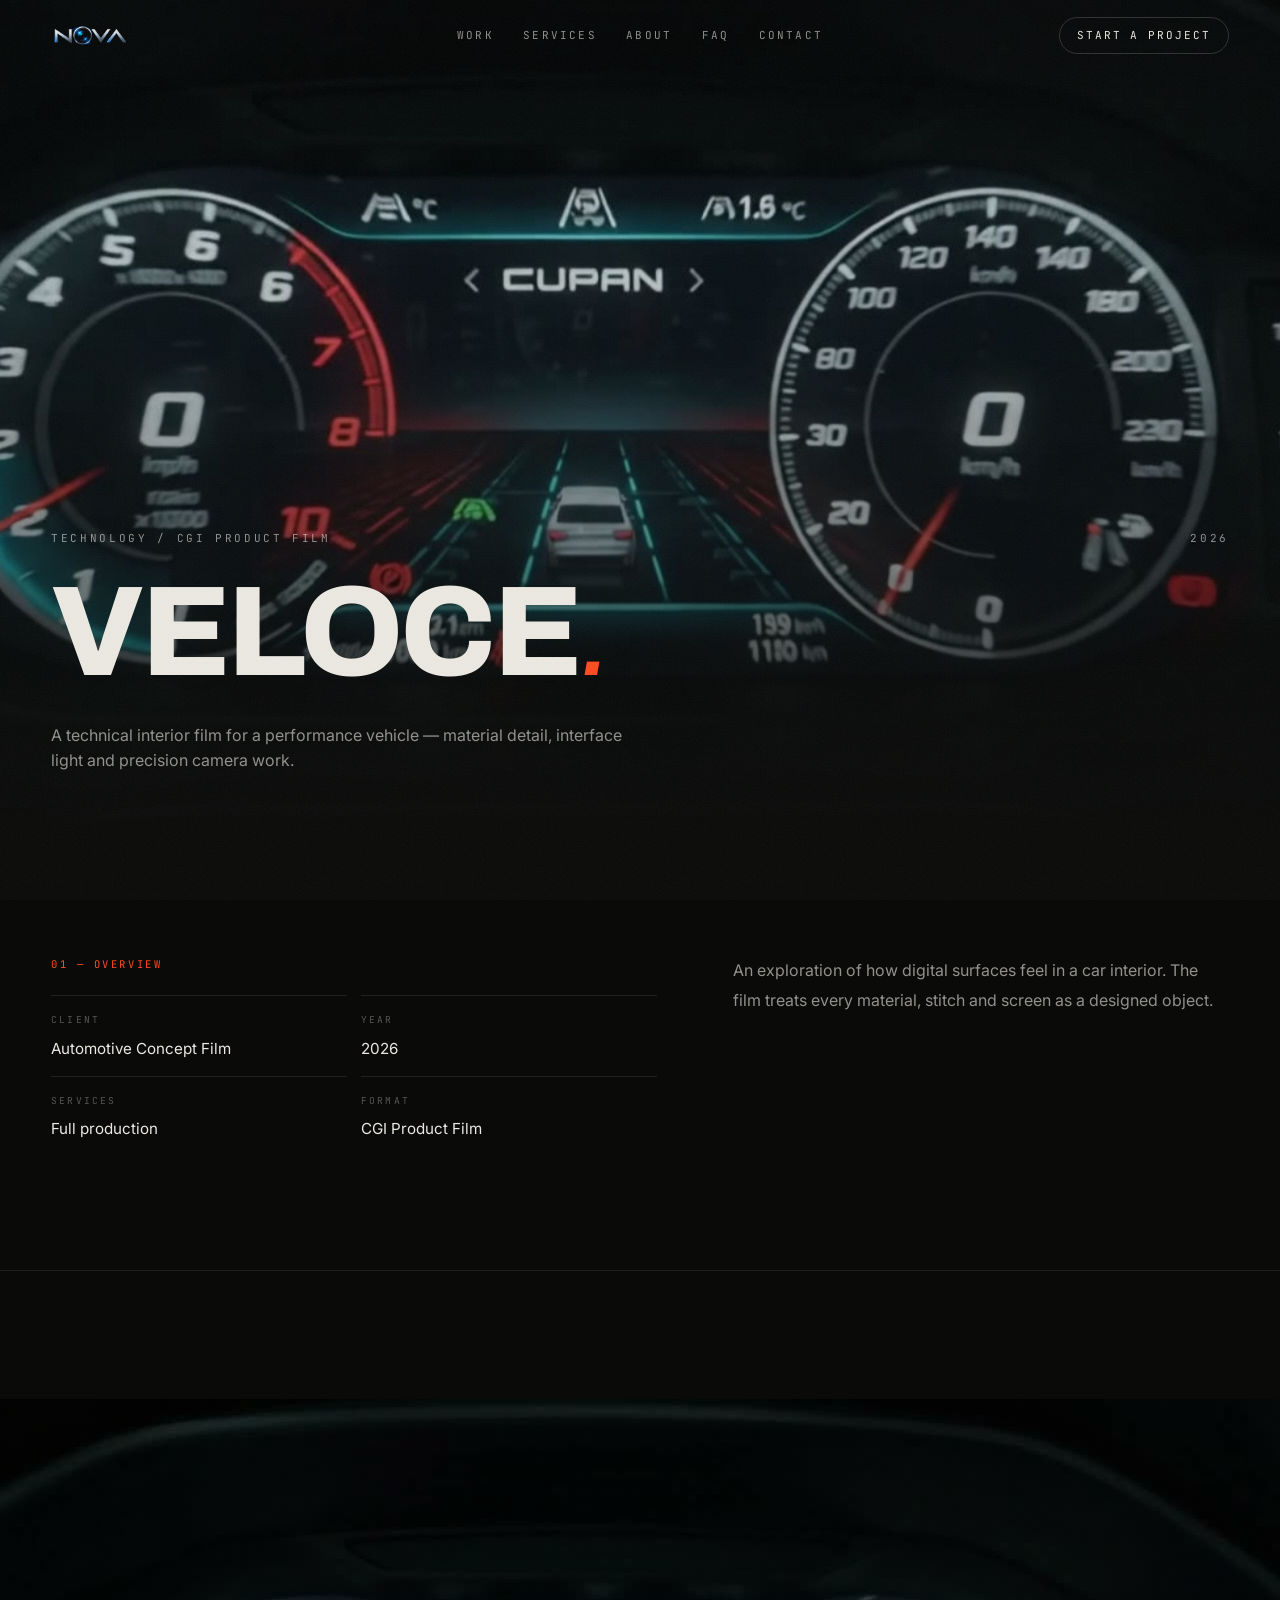
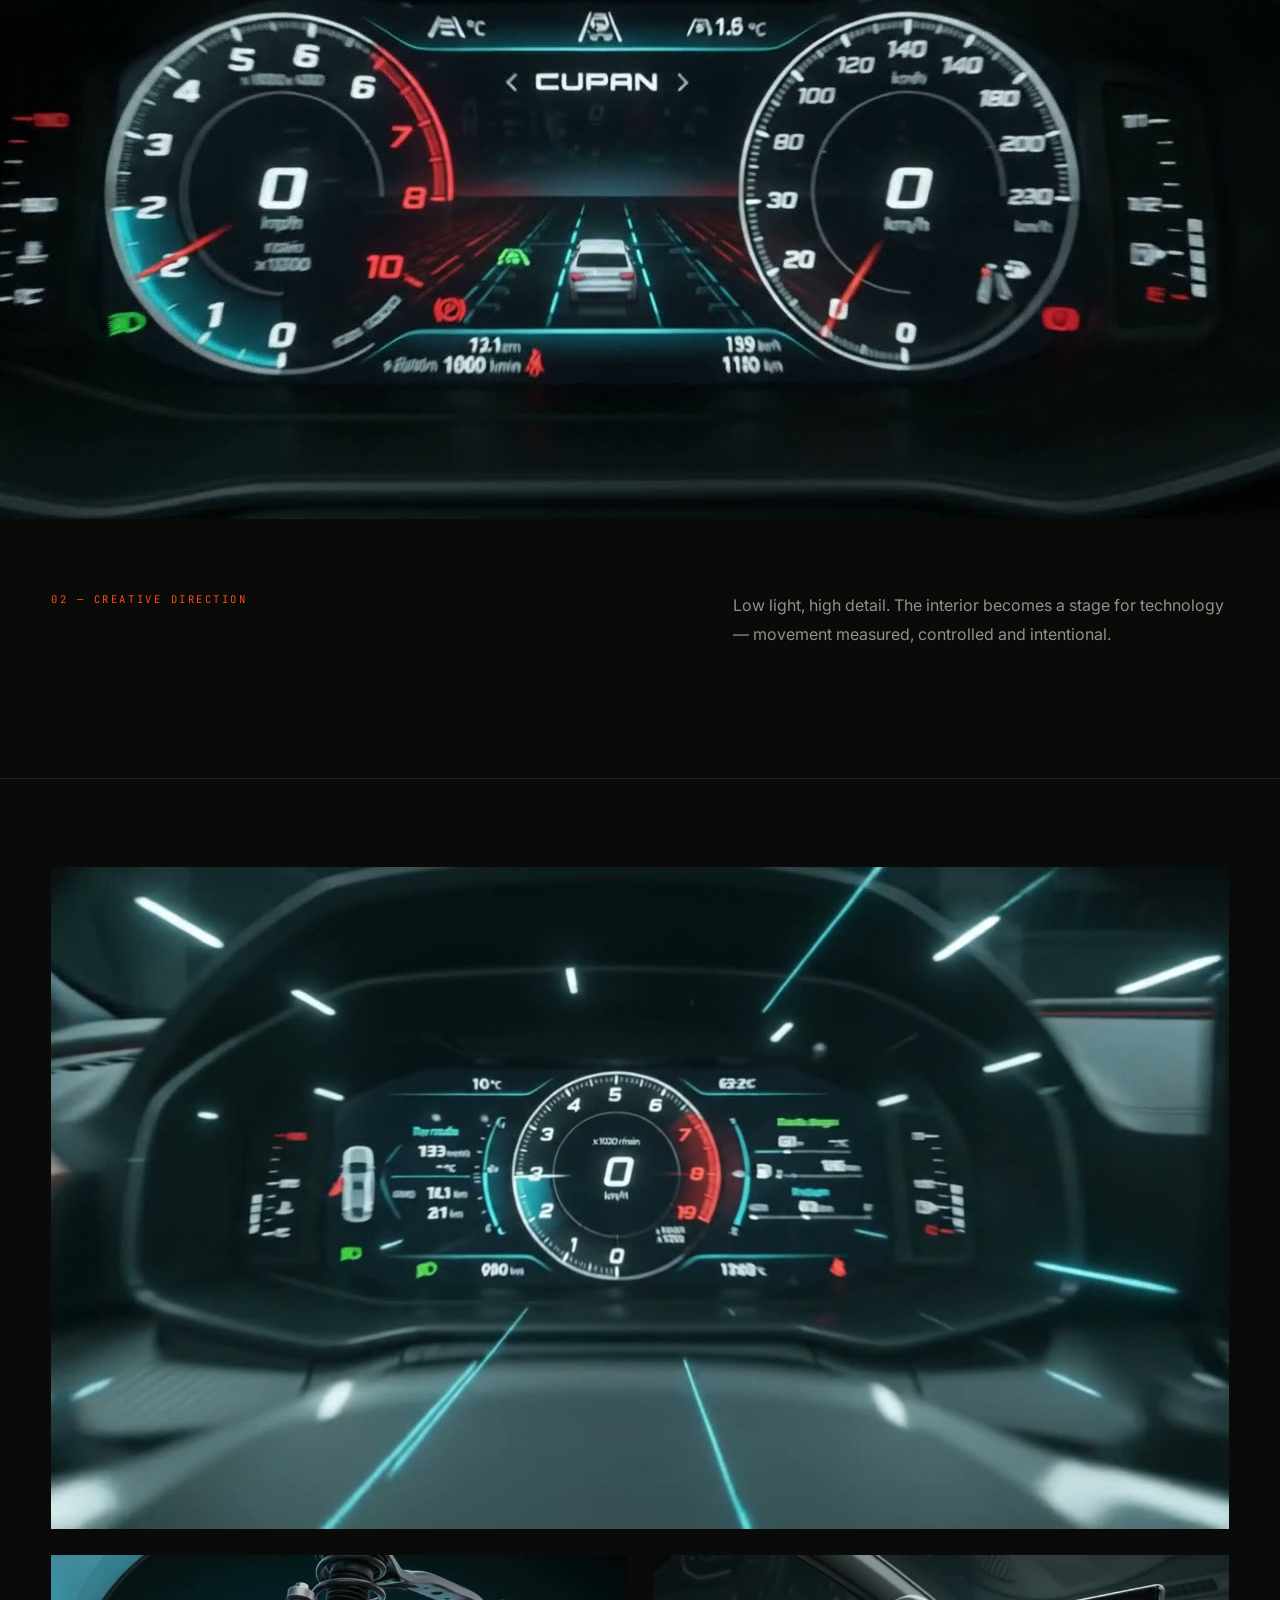
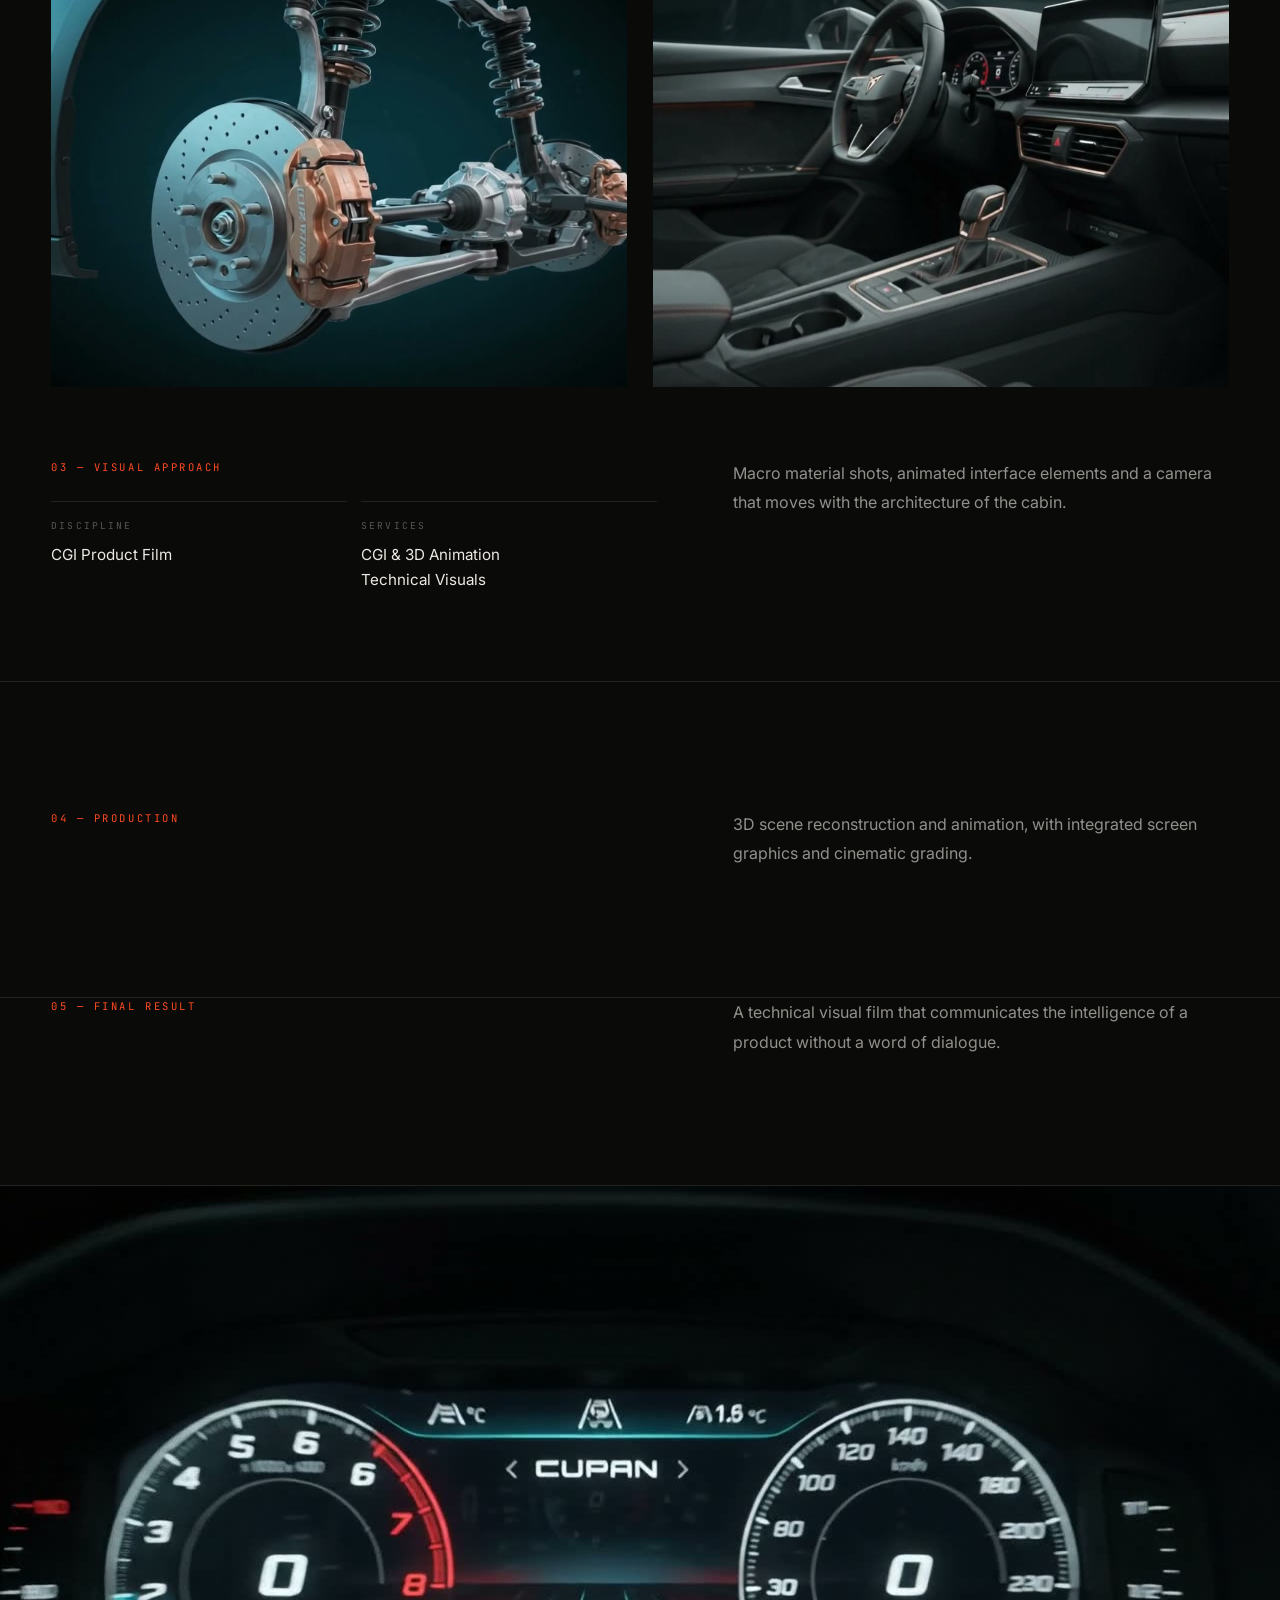
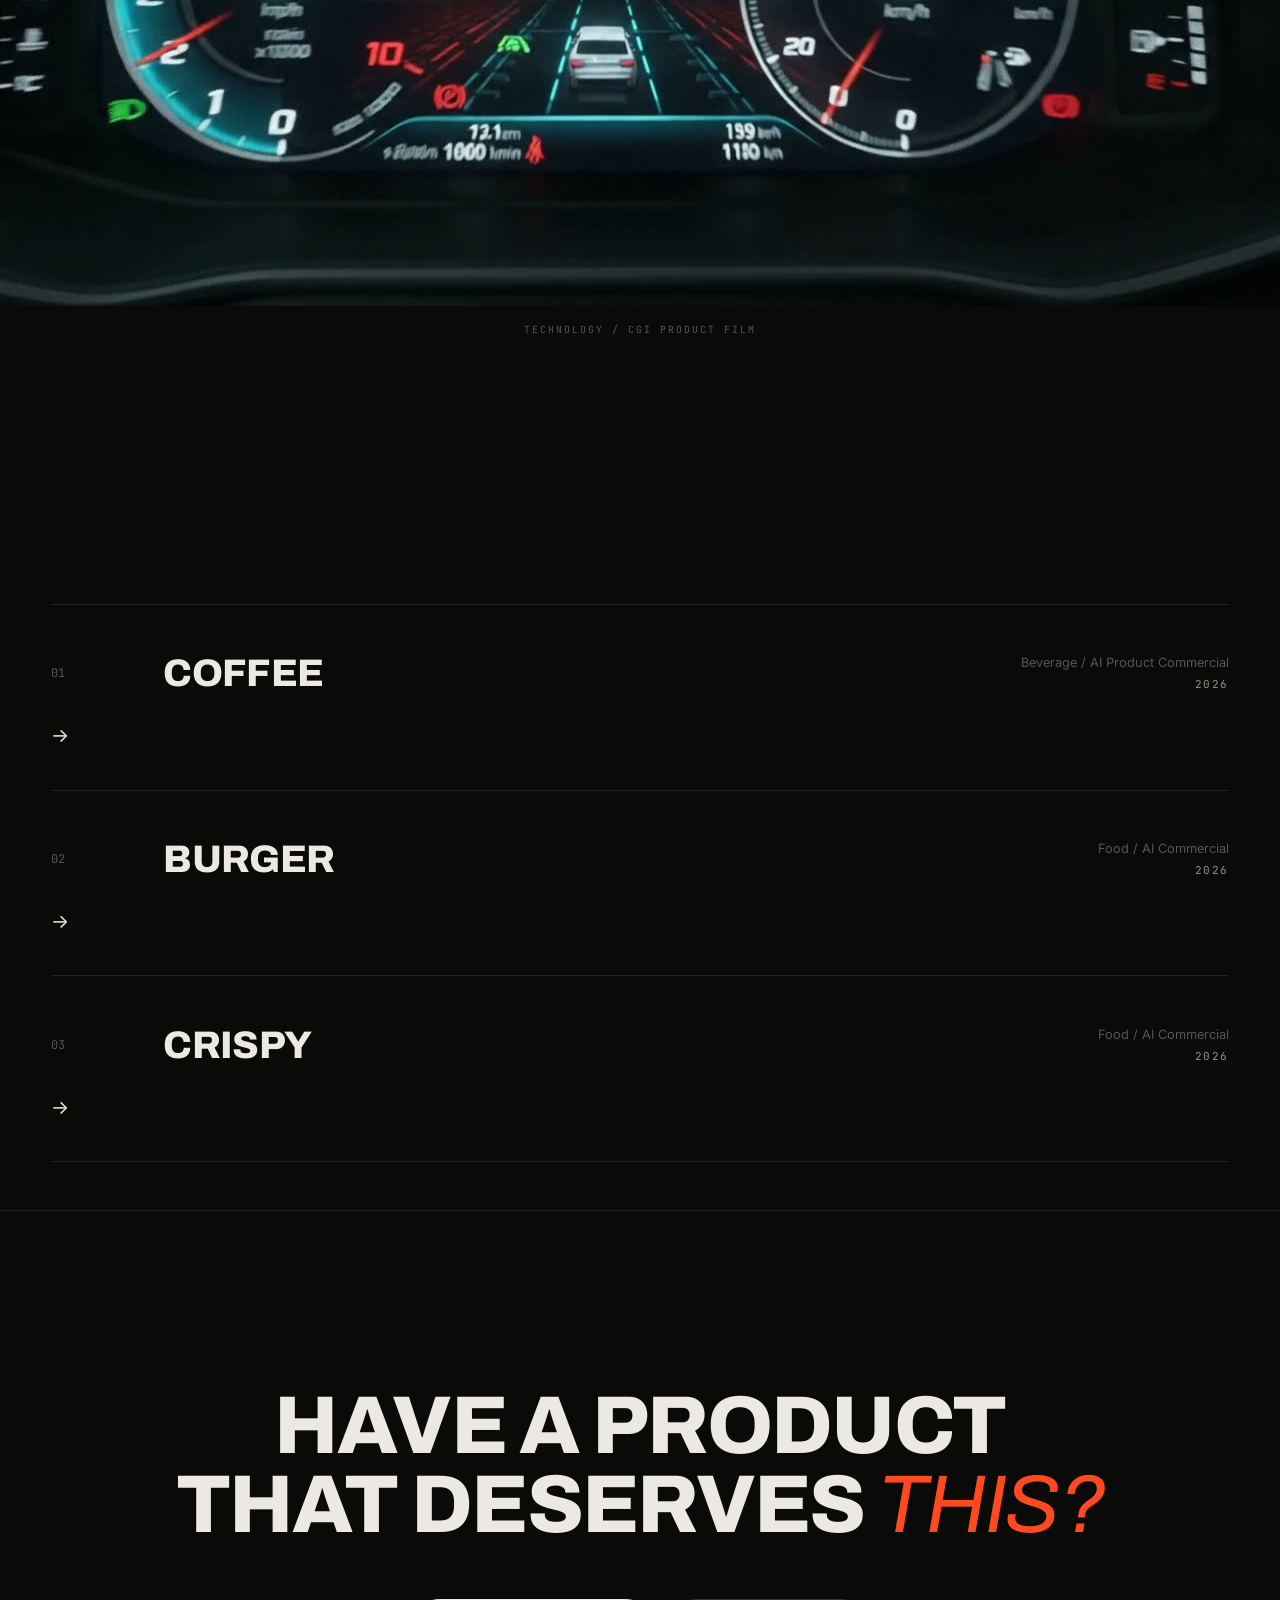
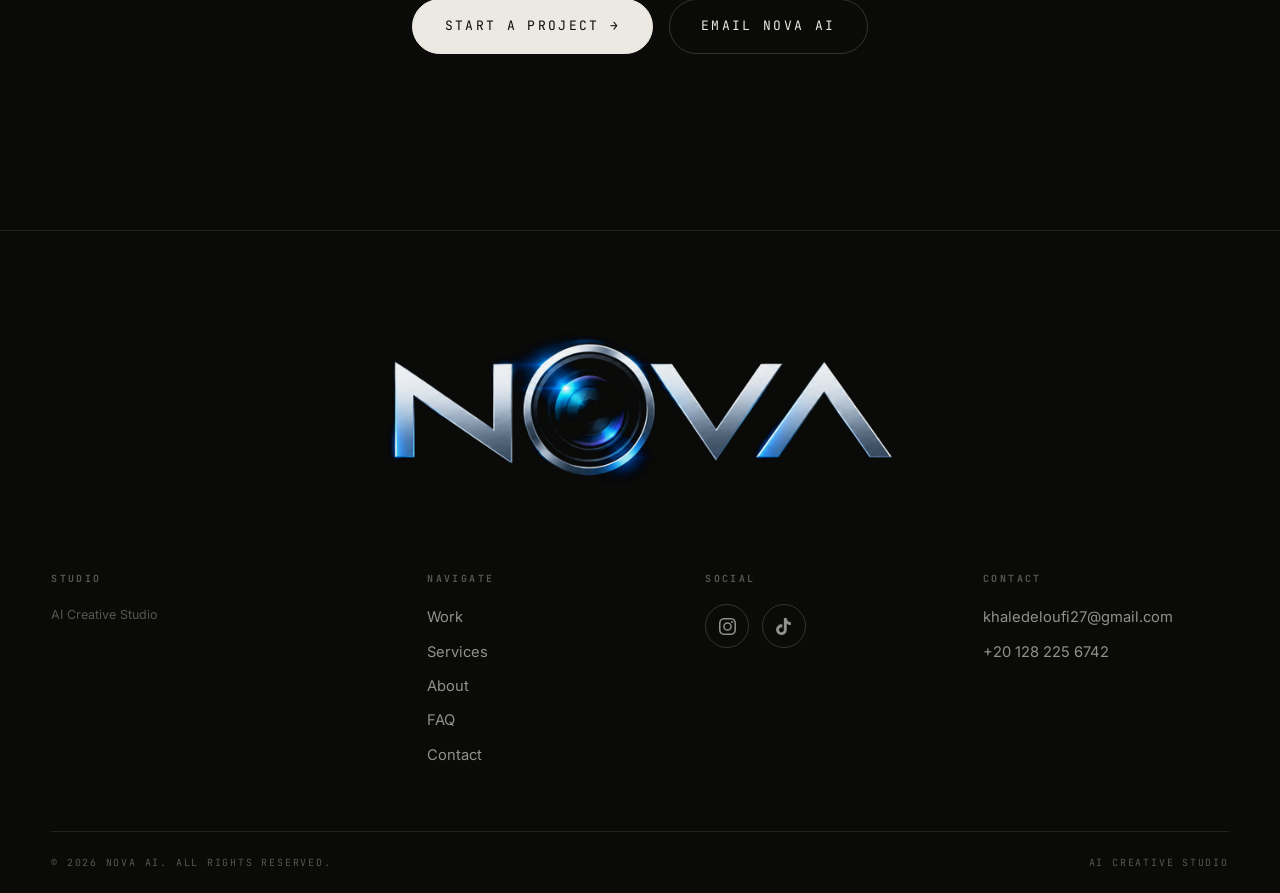
<file: work/veloce/index.html>
<!DOCTYPE html>
<html lang="en">
<head>
<meta charset="UTF-8">
<meta name="viewport" content="width=device-width, initial-scale=1.0">
<title>Veloce — NOVA AI Case Study</title>
<meta name="description" content="A technical interior film for a performance vehicle — material detail, interface light and precision camera work.">
<meta name="theme-color" content="#0a0a09">
<meta property="og:type" content="website">
<meta property="og:title" content="Veloce — NOVA AI Case Study">
<meta property="og:description" content="A technical interior film for a performance vehicle — material detail, interface light and precision camera work.">
<meta property="og:image" content="../../assets/img/veloce-poster.jpg">
<meta name="twitter:card" content="summary_large_image">
<link rel="icon" type="image/x-icon" href="../../assets/img/favicon.ico">
<link rel="icon" type="image/png" sizes="32x32" href="../../assets/img/favicon-32.png">
<link rel="apple-touch-icon" href="../../assets/img/apple-touch-icon.png">
<link rel="preconnect" href="https://fonts.googleapis.com">
<link rel="preconnect" href="https://fonts.gstatic.com" crossorigin>
<link href="https://fonts.googleapis.com/css2?family=Archivo:ital,wght@0,400;0,500;0,600;0,700;0,800;0,900;1,400&family=Inter:wght@400;500;600&family=JetBrains+Mono:wght@400;500&display=swap" rel="stylesheet">
<link rel="stylesheet" href="../../assets/css/main.css">
<noscript>
<style>
  .mask > span{ transform:none !important; }
  [data-reveal]{ opacity:1 !important; transform:none !important; }
  .preloader{ display:none !important; }
  .menu{ display:none !important; }
</style>
</noscript>
</head>
<body><div class="scrollbar" aria-hidden="true"><span></span></div>
<header class="nav" id="nav">
  <div class="container nav-inner">
    <a class="nav-logo" href="../../index.html" aria-label="NOVA AI — home">
      <img src="../../assets/img/logo-220.png" alt="NOVA AI">
    </a>
    <nav class="nav-links" aria-label="Primary">
      <a href="../../index.html#work"><span>Work</span></a>
      <a href="../../index.html#services"><span>Services</span></a>
      <a href="../../index.html#about"><span>About</span></a>
      <a href="../../index.html#faq"><span>FAQ</span></a>
      <a href="../../index.html#contact"><span>Contact</span></a>
    </nav>
    <div class="nav-right">
      <a class="nav-cta" href="#start">Start a Project</a>
      <button class="burger" id="burger" aria-label="Open menu" aria-expanded="false" aria-controls="menu"><span></span><span></span></button>
    </div>
  </div>
</header>

<div class="menu" id="menu" aria-hidden="true">
  <nav aria-label="Menu">
    <ul>
      <li><a href="../../index.html#work"><span class="n">01</span>Work</a></li>
      <li><a href="../../index.html#services"><span class="n">02</span>Services</a></li>
      <li><a href="../../index.html#about"><span class="n">03</span>About</a></li>
      <li><a href="../../index.html#faq"><span class="n">04</span>FAQ</a></li>
      <li><a href="../../index.html#contact"><span class="n">05</span>Contact</a></li>
    </ul>
  </nav>
  <div class="menu-foot">
    <span class="label">AI Creative Studio</span>
    <a class="btn btn-ghost" href="#start">Start a Project <span class="ar">→</span></a>
  </div>
</div>
<main>
  <!-- preloader (keeps the cinematic entrance) -->
  <div class="preloader" id="preloader" aria-hidden="true">
    <div class="pl-grain" aria-hidden="true"></div>
    <div class="pl-curtain pl-curtain-top" aria-hidden="true"></div>
    <div class="pl-curtain pl-curtain-bottom" aria-hidden="true"></div>
    <div class="preloader-inner">
      <div class="preloader-wordmark" aria-hidden="true">
        <span class="pw-mask"><img src="../../assets/img/logo-640.png" alt=""></span>
      </div>
      <div class="preloader-line"><span></span></div>
      <div class="preloader-meta">
        <span class="preloader-count" id="preloader-count">0%</span>
        <span class="preloader-text label">Case Study</span>
      </div>
    </div>
  </div>

  <!-- ===== hero ===== -->
  <section class="p-hero" id="top" aria-label="TECHNOLOGY / CGI PRODUCT FILM. Veloce">
    <div class="p-hero-media" data-cursor="view">
      <video autoplay muted loop playsinline preload="metadata" poster="../../assets/img/veloce-poster.jpg" data-autoplay aria-hidden="true">
        <source src="../../assets/videos/veloce.mp4" type="video/mp4">
      </video>
      <div class="p-hero-shade"></div>
    </div>
    <div class="container p-hero-inner">
      <div class="p-eyebrow">
        <span class="label">TECHNOLOGY / CGI PRODUCT FILM</span>
        <span class="label">2026</span>
      </div>
      <h1 class="ttl">Veloce<em>.</em></h1>
      <p class="p-hero-desc" data-reveal>A technical interior film for a performance vehicle — material detail, interface light and precision camera work.</p>
    </div>
  </section>

  <!-- ===== overview ===== -->
  <section class="p-section first">
    <div class="container p-grid">
      <div>
        <span class="p-kicker">01 — Overview</span>
        <div class="side">
          <div><span class="k">Client</span><span class="v">Automotive Concept Film</span></div>
          <div><span class="k">Year</span><span class="v">2026</span></div>
          <div><span class="k">Services</span><span class="v">Full production</span></div>
          <div><span class="k">Format</span><span class="v">CGI Product Film</span></div>
        </div>
      </div>
      <div class="p-copy"><p>An exploration of how digital surfaces feel in a car interior. The film treats every material, stitch and screen as a designed object.</p></div>
    </div>
  </section>

  <!-- ===== creative direction (full-bleed media) ===== -->
  <section class="p-section">
    <div class="p-media vid" data-cursor="view">
      <video autoplay muted loop playsinline preload="metadata" poster="../../assets/img/veloce-poster.jpg" data-autoplay aria-hidden="true">
        <source src="../../assets/videos/veloce.mp4" type="video/mp4">
      </video>
    </div>
    <div class="container p-grid" style="margin-top:clamp(2.5rem,6vw,4.5rem)">
      <div>
        <span class="p-kicker">02 — Creative Direction</span>
      </div>
      <div class="p-copy"><p>Low light, high detail. The interior becomes a stage for technology — movement measured, controlled and intentional.</p></div>
    </div>
  </section>

  <!-- ===== visual approach (gallery) ===== -->
  <section class="section p-section" style="padding-block:clamp(3rem,7vw,5.5rem)">
    <div class="container">
      <div class="p-gallery">
        <div class="p-media" data-cursor="view"><img src="../../assets/img/veloce-frame-1.jpg" alt="Veloce — shot 01" loading="lazy"></div>
        <div class="p-media" data-cursor="view"><img src="../../assets/img/veloce-frame-2.jpg" alt="Veloce — shot 02" loading="lazy"></div>
        <div class="p-media" data-cursor="view"><img src="../../assets/img/veloce-frame-3.jpg" alt="Veloce — shot 03" loading="lazy"></div>
      </div>
      <div class="p-grid" style="margin-top:clamp(2.5rem,6vw,4.5rem)">
        <div>
          <span class="p-kicker">03 — Visual Approach</span>
          <div class="side" style="margin-top:1.6rem">
            <div><span class="k">Discipline</span><span class="v">CGI Product Film</span></div>
            <div><span class="k">Services</span><span class="v">CGI & 3D Animation<br>Technical Visuals</span></div>
          </div>
        </div>
        <div class="p-copy"><p>Macro material shots, animated interface elements and a camera that moves with the architecture of the cabin.</p></div>
      </div>
    </div>
  </section>

  <!-- ===== production + final result ===== -->
  <section class="p-section">
    <div class="container p-grid">
      <div>
        <span class="p-kicker">04 — Production</span>
      </div>
      <div class="p-copy"><p>3D scene reconstruction and animation, with integrated screen graphics and cinematic grading.</p></div>
    </div>
  </section>

  <section class="p-section" style="padding-top:0">
    <div class="container p-grid" style="margin-top:0">
      <div>
        <span class="p-kicker">05 — Final Result</span>
      </div>
      <div class="p-copy"><p>A technical visual film that communicates the intelligence of a product without a word of dialogue.</p></div>
    </div>
  </section>

  <!-- ===== looping film ===== -->
  <section class="p-video">
    <div class="p-media vid" data-cursor="view">
      <video autoplay muted loop playsinline preload="metadata" poster="../../assets/img/veloce-poster.jpg" data-autoplay aria-hidden="true">
        <source src="../../assets/videos/veloce.mp4" type="video/mp4">
      </video>
    </div>
    <p class="cap">TECHNOLOGY / CGI PRODUCT FILM</p>
  </section>

  <!-- ===== related ===== -->
  <section class="section" style="padding-bottom:clamp(2rem,4vw,3rem)" aria-label="Related projects">
    <div class="container">
      <div class="section-head">
        <p class="label" data-reveal>Next — Case Studies</p>
      </div>
      <ul class="related">
<li>
          <a href="../coffee/index.html" data-cursor="view">
            <span class="num">01</span>
            <h3>Coffee</h3>
            <span class="meta">Beverage / AI Product Commercial<br><span class="label" style="letter-spacing:.14em">2026</span></span>
            <span class="ar">→</span>
          </a>
        </li>
<li>
          <a href="../burger/index.html" data-cursor="view">
            <span class="num">02</span>
            <h3>Burger</h3>
            <span class="meta">Food / AI Commercial<br><span class="label" style="letter-spacing:.14em">2026</span></span>
            <span class="ar">→</span>
          </a>
        </li>
<li>
          <a href="../crispy/index.html" data-cursor="view">
            <span class="num">03</span>
            <h3>Crispy</h3>
            <span class="meta">Food / AI Commercial<br><span class="label" style="letter-spacing:.14em">2026</span></span>
            <span class="ar">→</span>
          </a>
        </li>
      </ul>
    </div>
  </section>

  <!-- ===== CTA ===== -->
  <section class="p-cta" id="start">
    <h2 class="glow" data-reveal>Have a product<br>that deserves <em>this?</em></h2>
    <div class="contact-ctas" style="justify-content:center" data-reveal>
      <a class="btn btn-solid btn-big magnetic" href="mailto:khaledeloufi27@gmail.com?subject=Project%20Inquiry%20%E2%80%94%20NOVA%20AI">Start a Project <span class="ar">→</span></a>
      <a class="btn btn-line btn-big magnetic" href="mailto:khaledeloufi27@gmail.com">Email NOVA AI</a>
    </div>
  </section>

  <footer class="footer">
    <div class="container">
      <div class="footer-wordmark" aria-hidden="true"><img src="../../assets/img/logo-640.png" alt=""></div>
      <div class="footer-mid">
        <div><h4>Studio</h4><p class="tagline">AI Creative Studio</p></div>
        <div><h4>Navigate</h4><ul>
          <li><a href="../../index.html#work">Work</a></li>
          <li><a href="../../index.html#services">Services</a></li>
          <li><a href="../../index.html#about">About</a></li>
          <li><a href="../../index.html#faq">FAQ</a></li>
          <li><a href="../../index.html#contact">Contact</a></li>
        </ul></div>
        <div><h4>Social</h4><div class="soc-row">
          <a class="soc" href="https://www.instagram.com/nova__ai__" target="_blank" rel="noopener" aria-label="NOVA AI on Instagram"><svg viewBox="0 0 24 24" aria-hidden="true"><path d="M12 0C8.74 0 8.33.01 7.05.07 5.78.13 4.9.33 4.14.63c-.79.31-1.46.72-2.13 1.38C1.35 2.68.94 3.35.63 4.14.33 4.9.13 5.78.07 7.05.01 8.33 0 8.74 0 12s.01 3.67.07 4.95c.06 1.27.26 2.15.56 2.91.31.79.72 1.46 1.38 2.13.67.66 1.34 1.07 2.13 1.38.76.3 1.64.5 2.91.56 1.28.06 1.69.07 4.95.07s3.67-.01 4.95-.07c1.27-.06 2.15-.26 2.91-.56.79-.31 1.46-.72 2.13-1.38.66-.67 1.07-1.34 1.38-2.13.3-.76.5-1.64.56-2.91.06-1.28.07-1.69.07-4.95s-.01-3.67-.07-4.95c-.06-1.27-.26-2.15-.56-2.91-.31-.79-.72-1.46-1.38-2.13A5.9 5.9 0 0 0 19.86.63c-.76-.3-1.64-.5-2.91-.56C15.67.01 15.26 0 12 0zm0 2.16c3.2 0 3.58.01 4.85.07 1.17.06 1.8.25 2.23.41.56.22.96.48 1.38.9.42.42.68.82.9 1.38.16.43.35 1.06.41 2.23.06 1.27.07 1.65.07 4.85s-.01 3.58-.07 4.85c-.06 1.17-.25 1.8-.41 2.23-.22.56-.48.96-.9 1.38-.42.42-.82.68-1.38.9-.43.16-1.06.35-2.23.41-1.27.06-1.65.07-4.85.07s-3.58-.01-4.85-.07c-1.17-.06-1.8-.25-2.23-.41a3.7 3.7 0 0 1-1.38-.9 3.7 3.7 0 0 1-.9-1.38c-.16-.43-.35-1.06-.41-2.23C2.17 15.58 2.16 15.2 2.16 12s.01-3.58.07-4.85c.06-1.17.25-1.8.41-2.23.22-.56.48-.96.9-1.38.42-.42.82-.68 1.38-.9.43-.16 1.06-.35 2.23-.41 1.27-.06 1.65-.07 4.85-.07zM12 5.84A6.16 6.16 0 1 0 18.16 12 6.16 6.16 0 0 0 12 5.84zm0 10.15A4 4 0 1 1 16 12a4 4 0 0 1-4 3.99zm7.85-10.4a1.44 1.44 0 1 1-1.44-1.44 1.44 1.44 0 0 1 1.44 1.44z"/></svg></a>
          <a class="soc" href="https://www.tiktok.com/@nova..ai7" target="_blank" rel="noopener" aria-label="NOVA AI on TikTok"><svg viewBox="0 0 24 24" aria-hidden="true"><path d="M12.525.02c1.31-.02 2.61-.01 3.91-.02.08 1.53.63 3.09 1.75 4.17 1.12 1.11 2.7 1.62 4.24 1.79v4.03c-1.44-.05-2.89-.35-4.2-.97-.57-.26-1.1-.59-1.62-.93-.01 2.92.01 5.84-.02 8.75-.08 1.4-.54 2.79-1.35 3.94-1.31 1.92-3.58 3.17-5.91 3.21-1.43.08-2.86-.31-4.08-1.03-2.02-1.19-3.44-3.37-3.65-5.71-.02-.5-.03-1-.01-1.49.18-1.9 1.12-3.72 2.58-4.96 1.66-1.44 3.98-2.13 6.15-1.72.02 1.48-.04 2.96-.04 4.44-.99-.32-2.15-.23-3.02.37-.63.41-1.11 1.04-1.36 1.75-.21.51-.15 1.07-.14 1.61.24 1.64 1.82 3.02 3.5 2.87 1.12-.01 2.19-.66 2.77-1.61.19-.33.4-.67.41-1.06.1-1.79.06-3.57.07-5.36.01-4.03-.01-8.05.02-12.07z"/></svg></a>
        </div></div>
        <div><h4>Contact</h4><ul>
          <li><a href="mailto:khaledeloufi27@gmail.com">khaledeloufi27@gmail.com</a></li>
          <li><a href="https://wa.me/201282256742">+20 128 225 6742</a></li>
        </ul></div>
      </div>
      <div class="footer-base">
        <span>© <span data-year>2026</span> NOVA AI. All rights reserved.</span>
        <span>AI Creative Studio</span>
      </div>
    </div>
  </footer>
</main>
<script src="../../assets/js/main.js"></script>
</body>
</html>
</file>
<file: assets/css/main.css>
/* ============================================================
   NOVA AI — Creative Studio
   Design system: dark, editorial, cinematic, restrained.
   ============================================================ */

:root{
  --bg:        #0a0a09;
  --bg-2:      #0e0e0d;
  --bg-3:      #141412;
  --ink:       #ece9e2;
  --ink-2:     rgba(236,233,226,.6);
  --ink-3:     rgba(236,233,226,.34);
  --line:      rgba(236,233,226,.10);
  --line-2:    rgba(236,233,226,.18);
  --accent:    #ff4a21;
  --accent-soft: rgba(255,74,33,.14);
  --font-d: "Archivo", "Helvetica Neue", Arial, sans-serif;
  --font-b: "Inter", "Helvetica Neue", Arial, sans-serif;
  --font-m: "JetBrains Mono", ui-monospace, monospace;
  --ease: cubic-bezier(.22,1,.36,1);
  --ease-io: cubic-bezier(.65,.05,.36,1);
  --pad: clamp(1.25rem, 4vw, 3.5rem);
  --nav-h: 4.5rem;
}

*{ margin:0; padding:0; box-sizing:border-box; }
html{ scroll-behavior:smooth; scroll-padding-top:5.5rem; -webkit-text-size-adjust:100%; }
html,body{ overflow-x:clip; }
body{
  background:var(--bg);
  color:var(--ink);
  font-family:var(--font-b);
  font-size:16px;
  line-height:1.6;
  font-weight:400;
  -webkit-font-smoothing:antialiased;
  text-rendering:optimizeLegibility;
  overflow-x:clip;
}
::selection{ background:var(--accent); color:#0a0a09; }
a:focus-visible, button:focus-visible{ outline:1px solid var(--accent); outline-offset:4px; }

/* ---------- links / base ---------- */
a{ color:inherit; text-decoration:none; }
img{ display:block; max-width:100%; }
video{ display:block; }
button{ font-family:inherit; color:inherit; background:none; border:0; cursor:pointer; }
ul,ol{ list-style:none; }

.container{ width:100%; max-width:104rem; margin:0 auto; padding-inline:var(--pad); }
.u-mono{ font-family:var(--font-m); font-weight:400; }

/* ---------- display type ---------- */
.h-xl{ font-family:var(--font-d); font-weight:800; text-transform:uppercase;
  font-size:clamp(2.9rem, 8.2vw, 9.5rem); line-height:.94; letter-spacing:-.02em; }
.h-lg{ font-family:var(--font-d); font-weight:800; text-transform:uppercase;
  font-size:clamp(2.2rem, 5.4vw, 6.4rem); line-height:.98; letter-spacing:-.02em; }
.h-md{ font-family:var(--font-d); font-weight:700; text-transform:uppercase;
  font-size:clamp(1.4rem, 2.6vw, 2.6rem); line-height:1.05; letter-spacing:-.01em; }
.u-em{ font-style:italic; font-weight:400; }

.label{ font-family:var(--font-m); font-size:.6875rem; letter-spacing:.24em;
  text-transform:uppercase; color:var(--ink-2); }
.label .num{ color:var(--accent); margin-right:.9em; }
.prose{ color:var(--ink-2); font-size:1.06rem; line-height:1.75; max-width:34em; }

/* ---------- reveal / motion base ---------- */
.mask{ display:block; overflow:hidden; padding-block:.06em; margin-block:-.06em; }
.mask > span{ display:block; transform:translateY(112%); transition:transform 1.1s var(--ease); will-change:transform; }
.in .mask > span, .mask.in > span{ transform:translateY(0); }
[data-reveal]{ opacity:0; transform:translateY(28px); transition:opacity .9s var(--ease), transform .9s var(--ease); transition-delay:var(--d,0s); }
[data-reveal].in{ opacity:1; transform:none; }
[data-reveal="fade"]{ transform:none; }

/* ---------- buttons ---------- */
.btn{ position:relative; display:inline-flex; align-items:center; gap:.8em;
  font-family:var(--font-m); font-size:.75rem; letter-spacing:.18em; text-transform:uppercase;
  padding:1.05em 1.9em; white-space:nowrap; border-radius:999px;
  transition:color .45s var(--ease), border-color .45s var(--ease), background .45s var(--ease); }
.btn .ar{ display:inline-block; transition:transform .45s var(--ease); }
.btn:hover .ar{ transform:translateX(.35em); }
.btn-solid{ background:var(--ink); color:#0a0a09; border:1px solid var(--ink); }
.btn-solid:hover{ background:var(--accent); border-color:var(--accent); }
.btn-ghost{ border:1px solid var(--line-2); color:var(--ink); }
.btn-ghost:hover{ border-color:var(--ink); background:rgba(236,233,226,.06); }
.btn-line{ border:1px solid var(--line-2); color:var(--ink); }
.btn-line:hover{ border-color:var(--ink); background:rgba(236,233,226,.06); }
.btn-big{ font-size:.8125rem; padding:1.25em 2.4em; }
a.btn-accent{ background:var(--accent); border-color:var(--accent); color:#0a0a09; }
a.btn-accent:hover{ background:var(--ink); border-color:var(--ink); }

/* ============================================================
   PRELOADER — NOVA counter + cinematic curtain
   ============================================================ */
.preloader{ position:fixed; inset:0; z-index:200; background:transparent;
  display:grid; place-items:center; overflow:hidden;
  transition:visibility 0s .2s; }
.preloader.reveal{ pointer-events:none; }
.preloader.done{ visibility:hidden; }

/* two curtain panels — the theatre split */
.pl-curtain{ position:absolute; left:0; width:100%; height:50.4%; z-index:1;
  will-change:transform; transition:transform 1.05s var(--ease) .05s; }
.pl-curtain-top{ top:0;
  background:radial-gradient(120% 130% at 50% 110%, rgba(255,74,33,.07), transparent 62%), #0a0a09;
  border-bottom:1px solid rgba(255,74,33,.28); }
.pl-curtain-bottom{ bottom:0;
  background:radial-gradient(120% 130% at 50% -10%, rgba(255,74,33,.07), transparent 62%), #0a0a09;
  border-top:1px solid rgba(255,74,33,.28); }
.preloader.reveal .pl-curtain-top{ transform:translateY(-102%); }
.preloader.reveal .pl-curtain-bottom{ transform:translateY(102%); }

/* subtle film grain over everything */
.pl-grain{ position:absolute; inset:0; z-index:3; pointer-events:none; opacity:.055;
  background-image:url("data:image/svg+xml,%3Csvg xmlns='http://www.w3.org/2000/svg' width='180' height='180'%3E%3Cfilter id='n'%3E%3CfeTurbulence type='fractalNoise' baseFrequency='0.72' numOctaves='2' stitchTiles='stitch'/%3E%3C/filter%3E%3Crect width='180' height='180' filter='url(%23n)'/%3E%3C/svg%3E"); }

.preloader-inner{ position:relative; z-index:2; display:grid; justify-items:center; gap:1.15rem;
  transition:transform 1s var(--ease) .1s, opacity .8s var(--ease) .1s, filter .8s var(--ease) .1s; }
.preloader.reveal .preloader-inner{ transform:translateY(-9vh); opacity:0;
  filter:drop-shadow(0 0 30px rgba(255,74,33,.5)); }

/* logo — rises from the mask at load */
.preloader-wordmark{ display:flex; justify-content:center; }
.pw-mask{ display:inline-block; overflow:hidden; line-height:0; }
.pw-mask img{ display:block; width:min(78vw, 34rem); height:auto; transform:translateY(115%);
  animation:pw-up 1s var(--ease) .1s forwards; }
@keyframes pw-up{ from{ transform:translateY(115%); } to{ transform:none; } }

.preloader-line{ width:15.5rem; height:1px; background:var(--line-2); overflow:hidden; }
.preloader-line span{ display:block; height:100%; width:100%; background:var(--accent);
  transform:scaleX(0); transform-origin:left; animation:pl-line 1.7s var(--ease) .25s forwards; }
@keyframes pl-line{ to{ transform:scaleX(1); } }

.preloader-meta{ display:flex; align-items:baseline; justify-content:space-between; gap:2rem;
  width:15.5rem; font-family:var(--font-m); font-size:.625rem; letter-spacing:.18em;
  text-transform:uppercase; color:var(--ink-3); }
.preloader-count{ color:var(--ink); font-variant-numeric:tabular-nums; }
.preloader-text{ opacity:0; animation:pl-in .8s var(--ease) .75s forwards; }
@keyframes pl-in{ to{ opacity:1; } }

@media (prefers-reduced-motion: reduce){
  .preloader *{ animation:none !important; transition:none !important; }
}

/* ============================================================
   NAVIGATION
   ============================================================ */
.nav{ position:fixed; inset:0 0 auto 0; z-index:100; height:var(--nav-h);
  display:flex; align-items:center;
  transition:background .5s var(--ease-io), border-color .5s var(--ease-io), height .5s var(--ease-io);
  border-bottom:1px solid transparent; }
.nav.scrolled{ background:rgba(10,10,9,.72); -webkit-backdrop-filter:blur(18px); backdrop-filter:blur(18px);
  border-bottom-color:var(--line); height:3.9rem; }
.nav-inner{ display:grid; grid-template-columns:1fr auto 1fr; align-items:center; gap:1rem; width:100%; }
.nav-logo{ display:flex; align-items:center; }
.nav-logo img{ height:1.6rem; width:auto; opacity:.94; transition:opacity .3s; }
.nav-logo:hover img{ opacity:1; }
.nav-links{ display:flex; gap:.6rem; }
.nav-links a{ position:relative; font-family:var(--font-m); font-size:.6875rem; letter-spacing:.2em;
  text-transform:uppercase; color:var(--ink-2); padding:.6em .9em; transition:color .3s; }
.nav-links a span{ position:relative; }
.nav-links a span::after{ content:""; position:absolute; left:0; bottom:-.3em; height:1px; width:100%;
  background:var(--ink); transform:scaleX(0); transform-origin:right; transition:transform .5s var(--ease); }
.nav-links a:hover{ color:var(--ink); }
.nav-links a:hover span::after{ transform:scaleX(1); transform-origin:left; }
.nav-right{ display:flex; align-items:center; justify-content:flex-end; gap:1rem; }
.nav-cta{ font-family:var(--font-m); font-size:.6875rem; letter-spacing:.18em; text-transform:uppercase;
  border:1px solid var(--line-2); border-radius:999px; padding:.8em 1.5em; transition:all .4s var(--ease); }
.nav-cta:hover{ background:var(--ink); color:#0a0a09; border-color:var(--ink); }

/* burger */
.burger{ position:relative; width:44px; height:44px; display:none; place-items:center; }
.burger span{ position:absolute; left:50%; width:20px; height:1.5px; background:var(--ink);
  transform:translateX(-50%); transition:transform .45s var(--ease), top .45s var(--ease), opacity .3s; }
.burger span:nth-child(1){ top:calc(50% - 5px); }
.burger span:nth-child(2){ top:calc(50% + 5px); }
.burger.open span:nth-child(1){ top:50%; transform:translateX(-50%) rotate(45deg); }
.burger.open span:nth-child(2){ top:50%; transform:translateX(-50%) rotate(-45deg); }

/* fullscreen menu */
.menu{ position:fixed; inset:0; z-index:90; background:rgba(10,10,9,.98);
  -webkit-backdrop-filter:blur(24px); backdrop-filter:blur(24px);
  display:flex; flex-direction:column; justify-content:center; padding:0 var(--pad);
  opacity:0; visibility:hidden; transition:opacity .55s var(--ease-io), visibility .55s; }
.menu.open{ opacity:1; visibility:visible; }
.menu ul{ display:grid; gap:.4rem; margin-bottom:2.6rem; }
.menu ul a{ font-family:var(--font-d); font-weight:800; text-transform:uppercase;
  font-size:clamp(2.6rem, 11vw, 5rem); line-height:1.02; letter-spacing:-.02em; color:var(--ink-2);
  display:block; padding:.08em 0; transition:color .35s var(--ease), transform .5s var(--ease); }
.menu ul a:hover{ color:var(--ink); transform:translateX(.6rem); }
.menu ul a .n{ font-family:var(--font-m); font-size:.68rem; letter-spacing:.2em; color:var(--accent);
  vertical-align:super; margin-right:.6em; }
.menu-foot{ position:absolute; bottom:clamp(1.6rem,5vh,3rem); left:var(--pad); right:var(--pad);
  display:flex; justify-content:space-between; align-items:center; }

/* scroll progress */
.scrollbar{ position:fixed; top:0; left:0; z-index:160; height:2px; width:100%;
  background:transparent; pointer-events:none; }
.scrollbar span{ display:block; height:100%; width:100%; background:var(--accent);
  transform:scaleX(0); transform-origin:left; will-change:transform; }

/* ============================================================
   HERO
   ============================================================ */
.hero{ position:relative; min-height:100svh; display:flex; align-items:flex-end; overflow:hidden; }
.hero-media{ position:absolute; inset:-8% 0; z-index:0; will-change:transform; }
.hero-media video{ width:100%; height:100%; object-fit:cover; }
.hero-shade{ position:absolute; inset:0;
  background:
    radial-gradient(120% 90% at 50% 10%, rgba(10,10,9,.28) 0%, rgba(10,10,9,.1) 38%, rgba(10,10,9,.72) 82%, var(--bg) 100%),
    linear-gradient(to top, var(--bg) 0%, rgba(10,10,9,.35) 34%, rgba(10,10,9,.2) 70%, rgba(10,10,9,.55) 100%); }
.hero-inner{ position:relative; z-index:2; width:100%; padding-bottom:clamp(2.4rem,7vh,4.5rem); }
.hero-eyebrow{ margin-bottom:clamp(1.2rem,3vh,2rem); }
.hero-title{ font-family:var(--font-d); font-weight:800; text-transform:uppercase;
  font-size:clamp(2.4rem, 9.6vw, 11.5rem); line-height:.92; letter-spacing:-.025em;
  margin-bottom:clamp(2rem,6vh,3.6rem); }
.hero-title em{ font-style:italic; font-weight:400; color:var(--accent); }
.hero-foot{ display:grid; grid-template-columns:1.2fr .8fr; gap:2rem; align-items:end; }
.hero-sub{ color:var(--ink-2); font-size:clamp(1rem,1.4vw,1.15rem); line-height:1.7; max-width:30em; }
.hero-ctas{ display:flex; gap:1rem; flex-wrap:wrap; justify-content:flex-end; }
.hero-side{
  position:absolute; left:var(--pad); bottom:clamp(2.4rem,7vh,4.5rem); z-index:2;
  writing-mode:vertical-rl; transform:rotate(180deg);
  font-family:var(--font-m); font-size:.625rem; letter-spacing:.28em; text-transform:uppercase;
  color:var(--ink-3); display:none; }
.hero-scroll{ position:absolute; right:var(--pad); bottom:clamp(2.4rem,7vh,4.5rem); z-index:2;
  display:flex; flex-direction:column; align-items:center; gap:.9rem; }
.hero-scroll .t{ font-family:var(--font-m); font-size:.625rem; letter-spacing:.28em; text-transform:uppercase; color:var(--ink-3); }
.hero-scroll .l{ width:1px; height:3.2rem; overflow:hidden; background:var(--line-2); position:relative; }
.hero-scroll .l::after{ content:""; position:absolute; top:-40%; left:0; width:100%; height:40%; background:var(--ink);
  animation:drip 2.4s var(--ease) infinite; }
@keyframes drip{ 0%{ top:-40%; } 100%{ top:110%; } }

/* ============================================================
   GENERIC SECTION
   ============================================================ */
.section{ position:relative; padding-block:clamp(5.5rem, 14vw, 11rem); }
.section-head{ margin-bottom:clamp(2.4rem,6vw,4.5rem); display:grid; gap:1.6rem; }
.section-head .row1{ display:flex; justify-content:space-between; align-items:baseline; gap:1rem; }
.section-head .sub{ color:var(--ink-2); max-width:34em; }

/* ---------- marquee ---------- */
.marquee{ border-top:1px solid var(--line); border-bottom:1px solid var(--line);
  overflow:hidden; padding-block:1.05rem; }
.marquee-track{ display:flex; width:max-content; gap:0; animation:marq 40s linear infinite; }
.marquee:hover .marquee-track{ animation-play-state:paused; }
.marquee-item{ display:flex; align-items:center; gap:2.6rem; padding-right:2.6rem;
  font-family:var(--font-m); font-size:.7rem; letter-spacing:.24em; text-transform:uppercase; color:var(--ink-2); white-space:nowrap; }
.marquee-item::after{ content:"✦"; color:var(--accent); font-size:.8em; }
@keyframes marq{ to{ transform:translateX(-50%); } }

/* ============================================================
   MANIFESTO
   ============================================================ */
.manifesto .big{ font-family:var(--font-d); font-weight:800; text-transform:uppercase;
  font-size:clamp(2.5rem, 7vw, 8rem); line-height:.96; letter-spacing:-.02em; }
.manifesto .big .row{ display:block; }
.manifesto-copy{ display:grid; grid-template-columns:1.1fr .9fr; gap:clamp(2rem,6vw,6rem);
  margin-top:clamp(2.5rem,6vw,4.5rem); align-items:start; }
.manifesto-pull{ display:grid; gap:1.2rem; }
.manifesto-pull p{ font-family:var(--font-d); font-weight:700; text-transform:uppercase; font-size:clamp(1.1rem,2vw,1.7rem); letter-spacing:-.01em; color:var(--ink); }
.manifesto-pull p span{ color:var(--accent); }

/* ============================================================
   SERVICES
   ============================================================ */
.service-list{ border-top:1px solid var(--line); }
.service{ border-bottom:1px solid var(--line); }
.service > button{ width:100%; display:grid; grid-template-columns:minmax(3rem,7rem) 1fr auto;
  align-items:center; gap:1rem; padding:clamp(1.6rem,4vw,2.6rem) 0; text-align:left; }
.service .num{ font-family:var(--font-m); font-size:.8rem; color:var(--ink-3); transition:color .4s; }
.service .ttl{ font-family:var(--font-d); font-weight:800; text-transform:uppercase;
  font-size:clamp(1.5rem,3.4vw,3rem); line-height:1; letter-spacing:-.015em; transition:transform .5s var(--ease); display:inline-block; }
.service .plus{ position:relative; width:34px; height:34px; border:1px solid var(--line-2); border-radius:50%;
  transition:background .4s, border-color .4s, transform .5s var(--ease); }
.service .plus::before,.service .plus::after{ content:""; position:absolute; background:var(--ink); top:50%; left:50%;
  transform:translate(-50%,-50%); transition:transform .5s var(--ease); }
.service .plus::before{ width:12px; height:1.5px; }
.service .plus::after{ width:1.5px; height:12px; }
.service:hover .num{ color:var(--accent); }
.service:hover .ttl{ transform:translateX(.5rem); }
.service.open .plus{ background:var(--ink); }
.service.open .plus::before{ transform:translate(-50%,-50%) rotate(90deg); }
.service.open .plus::after{ transform:translate(-50%,-50%) rotate(90deg); }
.service-detail{ display:grid; grid-template-rows:0fr; transition:grid-template-rows .7s var(--ease); }
.service.open .service-detail{ grid-template-rows:1fr; }
.service-detail .inner{ overflow:hidden; }
.service-detail .box{ padding:0 0 clamp(1.8rem,4vw,2.8rem); max-width:56rem;
  display:grid; grid-template-columns:1.4fr 1fr; gap:2.4rem; }
.service-detail .d{ color:var(--ink-2); font-size:1rem; line-height:1.75; }
.service-detail .tags{ display:flex; flex-wrap:wrap; gap:.5rem; align-content:flex-start; }
.service-detail .tags span{ font-family:var(--font-m); font-size:.65rem; letter-spacing:.18em; text-transform:uppercase;
  color:var(--ink-2); border:1px solid var(--line-2); border-radius:999px; padding:.55em 1em; }

/* ============================================================
   PROCESS
   ============================================================ */
.process-grid{ display:grid; grid-template-columns:1fr 1.1fr; gap:clamp(2rem,8vw,8rem); align-items:start; }
.process-left{ position:sticky; top:9rem; display:grid; gap:1.6rem; }
.process-left .num{ color:var(--accent); }
.steps{ border-top:1px solid var(--line); position:relative; }
.step{ position:relative; border-bottom:1px solid var(--line); padding:clamp(1.8rem,4vw,2.6rem) 0;
  display:grid; grid-template-columns:minmax(3rem,4.5rem) 1fr; gap:1rem; }
.step .num{ font-family:var(--font-m); font-size:.78rem; color:var(--ink-3); padding-top:.3em; }
.step h3{ font-family:var(--font-d); font-weight:800; text-transform:uppercase; font-size:clamp(1.2rem,2.4vw,2rem); letter-spacing:-.01em; margin-bottom:.5rem; }
.step p{ color:var(--ink-2); max-width:30em; }
.step::before{ content:""; position:absolute; left:-1px; top:0; width:1px; height:100%;
  background:var(--accent); transform:scaleY(0); transform-origin:top; transition:transform 1s var(--ease); }
.step.in::before{ transform:scaleY(1); }

/* ============================================================
   SELECTED WORK
   ============================================================ */
.work-sub{ color:var(--ink-2); max-width:36em; }

/* featured */
.featured{ display:block; position:relative; margin-top:clamp(2.5rem,6vw,4rem); cursor:pointer; }
.featured-media{ position:relative; overflow:hidden; aspect-ratio:16/9; background:var(--bg-2); will-change:transform; }
.featured-media video, .featured-media img{ width:100%; height:100%; object-fit:cover; transform:scale(1.02); transition:transform 1.4s var(--ease); }
.featured:hover .featured-media video{ transform:scale(1.06); }
.featured-shade{ position:absolute; inset:0; background:linear-gradient(to top, rgba(10,10,9,.82), rgba(10,10,9,.08) 55%); opacity:.9; transition:opacity .6s; }
.featured .top-line{ position:absolute; top:0; left:0; right:0; padding:1.4rem 1.6rem; display:flex; justify-content:space-between;
  font-family:var(--font-m); font-size:.65rem; letter-spacing:.22em; text-transform:uppercase; color:var(--ink-2); }
.featured .foot-line{ position:absolute; left:0; right:0; bottom:0; padding:1.6rem;
  display:flex; justify-content:space-between; align-items:flex-end; gap:1rem;
  transform:translateY(0); transition:transform .6s var(--ease); }
.featured .f-ttl{ font-family:var(--font-d); font-weight:800; text-transform:uppercase; font-size:clamp(1.8rem,4vw,3.4rem); letter-spacing:-.02em; line-height:.95; }
.featured .f-meta{ text-align:right; color:var(--ink-2); font-size:.85rem; }
.featured .f-meta .cat{ font-family:var(--font-m); font-size:.6rem; letter-spacing:.2em; text-transform:uppercase; color:var(--ink-3); display:block; margin-bottom:.4rem; }
.featured .go{ position:absolute; top:50%; left:50%; transform:translate(-50%,-50%);
  display:inline-flex; align-items:center; gap:.7em; font-family:var(--font-m); font-size:.7rem; letter-spacing:.22em; text-transform:uppercase;
  border:1px solid var(--line-2); padding:1em 1.7em; border-radius:999px; -webkit-backdrop-filter:blur(6px); backdrop-filter:blur(6px);
  opacity:0; transition:opacity .5s var(--ease), background .4s, border-color .4s; }
.featured:hover .go{ opacity:1; }
.featured .go:hover{ background:var(--ink); color:#0a0a09; border-color:var(--ink); }

/* reel */
.reel{ position:relative; margin-top:clamp(2.5rem,6vw,4.5rem); }
.reel-track{ display:flex; gap:clamp(1rem,2vw,1.8rem); overflow-x:auto; scroll-snap-type:x mandatory;
  padding-bottom:1.2rem; scrollbar-width:none; }
.reel-track::-webkit-scrollbar{ display:none; }
.reel-item{ flex:0 0 auto; width:min(56vw,44rem); scroll-snap-align:start; }
.reel-link{ display:block; position:relative; }
.reel-media{ position:relative; overflow:hidden; aspect-ratio:16/9; background:var(--bg-2); }
.reel-media.is-portrait{ aspect-ratio:9/14; }
.reel-media img,.reel-media video{ position:absolute; inset:0; width:100%; height:100%; object-fit:cover; transition:transform 1.2s var(--ease); }
.reel-media video{ opacity:0; transition:opacity .6s var(--ease), transform 1.2s var(--ease); }
.reel-item:hover .reel-media img,.reel-item:hover .reel-media video{ transform:scale(1.055); }
.reel-item:hover .reel-media video{ opacity:1; }
.reel-shade{ position:absolute; inset:auto 0 0 0; height:45%; background:linear-gradient(to top, rgba(10,10,9,.7), transparent); opacity:0; transition:opacity .5s; }
.reel-item:hover .reel-shade{ opacity:1; }
.reel-badge{ position:absolute; top:1.1rem; left:1.1rem; font-family:var(--font-m); font-size:.6rem; letter-spacing:.2em;
  text-transform:uppercase; color:rgba(236,233,226,.9); background:rgba(10,10,9,.4); -webkit-backdrop-filter:blur(4px); backdrop-filter:blur(4px);
  border:1px solid var(--line); border-radius:999px; padding:.5em 1em; opacity:0; transform:translateY(-4px); transition:.4s var(--ease); }
.reel-item:hover .reel-badge{ opacity:1; transform:none; }
.reel-meta{ display:flex; align-items:baseline; gap:1rem; padding-top:1rem; }
.reel-meta .n{ font-family:var(--font-m); font-size:.72rem; color:var(--accent); }
.reel-meta .t{ font-family:var(--font-d); font-weight:800; text-transform:uppercase; font-size:clamp(1.3rem,2.2vw,2rem); letter-spacing:-.015em;
  transition:transform .5s var(--ease); }
.reel-item:hover .reel-meta .t{ transform:translateX(.45rem); }
.reel-meta .c{ color:var(--ink-3); font-size:.8rem; }
.reel-meta .y{ margin-left:auto; font-family:var(--font-m); font-size:.72rem; color:var(--ink-3); }
.reel-meta .ar{ font-size:1.1rem; transition:transform .5s var(--ease); }
.reel-item:hover .reel-meta .ar{ transform:translate(.3rem,-.3rem); }
.reel-hint{ margin-top:1rem; display:flex; justify-content:flex-end; font-family:var(--font-m);
  font-size:.62rem; letter-spacing:.22em; text-transform:uppercase; color:var(--ink-3); gap:.8em; align-items:center; }
.reel-hint .bar{ width:9rem; height:1px; background:var(--line-2); position:relative; overflow:hidden; }
.reel-hint .bar::after{ content:""; position:absolute; top:0; left:0; height:100%; width:40%; background:var(--ink);
  animation:shuttle 2.2s var(--ease) infinite; }
@keyframes shuttle{ 0%{ left:-40%; } 100%{ left:110%; } }

/* ============================================================
   SHOWCASE
   ============================================================ */
.showcase{ height:280vh; position:relative; }
.showcase-sticky{ position:sticky; top:0; height:100svh; overflow:hidden; }
.showcase-media{ position:absolute; inset:-6% 0; will-change:transform; }
.showcase-media video{ width:100%; height:100%; object-fit:cover; will-change:transform; }
.showcase-shade{ position:absolute; inset:0; background:radial-gradient(90% 90% at 50% 50%, rgba(10,10,9,.32), rgba(10,10,9,.76)); }
.showcase-words{ position:absolute; inset:0; display:grid; place-content:center; text-align:center; gap:1rem; padding:0 var(--pad); }
.showcase-words .sw{ font-family:var(--font-d); font-weight:800; text-transform:uppercase;
  font-size:clamp(2.4rem, 8.4vw, 9.5rem); line-height:.95; letter-spacing:-.02em; text-shadow:0 10px 60px rgba(0,0,0,.5);
  opacity:1; }
.showcase-words .sw .u{ color:var(--accent); }

/* ============================================================
   ABOUT
   ============================================================ */
.about-grid{ display:grid; grid-template-columns:1.2fr .8fr; gap:clamp(2rem,6vw,7rem); align-items:start; }
.about-copy{ display:grid; gap:1.6rem; }
.about-copy p{ color:var(--ink-2); line-height:1.8; max-width:34em; }
.about-copy p b{ color:var(--ink); font-weight:500; }
.founder{ margin-top:clamp(3rem,8vw,6rem); border-top:1px solid var(--line); padding-top:clamp(2rem,5vw,3.4rem);
  display:grid; grid-template-columns:auto 1fr; gap:clamp(2rem,6vw,6rem); align-items:start; }
.founder-name{ font-family:var(--font-d); font-weight:800; text-transform:uppercase;
  font-size:clamp(2.2rem,6vw,6.5rem); line-height:.95; letter-spacing:-.02em; }
.founder-name .lg{ color:var(--accent); }
.founder-desc{ display:grid; gap:1rem; max-width:28em; color:var(--ink-2); }
.founder-quote{ margin-top:2rem; padding-left:1.5rem; border-left:1px solid var(--line-2);
  font-family:var(--font-d); font-weight:700; font-size:clamp(1.2rem,2.2vw,1.9rem); line-height:1.25; text-transform:uppercase; letter-spacing:-.01em; color:var(--ink); }

/* ============================================================
   WHY
   ============================================================ */
.why-grid{ display:grid; grid-template-columns:repeat(3,1fr); border-top:1px solid var(--line); }
.why-item{ padding:clamp(1.6rem,3vw,2.6rem); border-bottom:1px solid var(--line); position:relative; }
.why-item:nth-child(3n+2),.why-item:nth-child(3n+3){ border-left:1px solid var(--line); }
.why-item .num{ font-family:var(--font-m); font-size:.75rem; color:var(--accent); margin-bottom:1.6rem; display:block; }
.why-item h3{ font-family:var(--font-d); font-weight:800; text-transform:uppercase; font-size:clamp(1.1rem,1.8vw,1.6rem); letter-spacing:-.01em; margin-bottom:.7rem; }
.why-item p{ color:var(--ink-2); font-size:.95rem; line-height:1.7; }
.why-item::after{ content:""; position:absolute; inset:0; background:linear-gradient(120deg, rgba(255,74,33,.05), transparent 55%); opacity:0; transition:opacity .5s; pointer-events:none; }
.why-item:hover::after{ opacity:1; }

/* ============================================================
   FAQ
   ============================================================ */
.faq-list{ border-top:1px solid var(--line); }
.faq{ border-bottom:1px solid var(--line); }
.faq > button{ width:100%; display:grid; grid-template-columns:minmax(3rem,6rem) 1fr auto; gap:1rem; align-items:center;
  padding:clamp(1.4rem,3vw,2rem) 0; text-align:left; }
.faq .num{ font-family:var(--font-m); font-size:.75rem; color:var(--ink-3); }
.faq .q{ font-family:var(--font-d); font-weight:700; text-transform:uppercase; font-size:clamp(1.05rem,2.2vw,1.7rem); letter-spacing:-.01em; line-height:1.2; }
.faq .plus{ position:relative; width:26px; height:26px; border-radius:50%; border:1px solid var(--line-2); transition:transform .5s var(--ease), background .4s; }
.faq .plus::before,.faq .plus::after{ content:""; position:absolute; background:var(--ink); top:50%; left:50%; transform:translate(-50%,-50%); }
.faq .plus::before{ width:10px; height:1.5px; }
.faq .plus::after{ width:1.5px; height:10px; transition:transform .5s var(--ease); }
.faq.open .plus{ transform:rotate(180deg); background:var(--ink); }
.faq.open .plus::before{ background:#0a0a09; }
.faq.open .plus::after{ background:#0a0a09; transform:translate(-50%,-50%) rotate(90deg); }
.faq-a{ display:grid; grid-template-rows:0fr; transition:grid-template-rows .6s var(--ease); }
.faq.open .faq-a{ grid-template-rows:1fr; }
.faq-a .wrap{ overflow:hidden; }
.faq-a .a{ padding:0 0 clamp(1.4rem,3vw,2rem) clamp(0rem,6vw,6rem); color:var(--ink-2); max-width:40em; }

/* ============================================================
   CONTACT / CTA
   ============================================================ */
.contact{ padding-top:clamp(6rem,16vw,13rem); padding-bottom:clamp(4rem,8vw,7rem); position:relative; overflow:hidden; }
.contact .big{ font-family:var(--font-d); font-weight:800; text-transform:uppercase;
  font-size:clamp(2.6rem, 8.6vw, 10rem); line-height:.93; letter-spacing:-.025em; }
.contact .big em{ font-style:italic; font-weight:400; }
.contact .big .acc{ color:var(--accent); }
.contact-ctas{ display:flex; gap:1rem; flex-wrap:wrap; margin-top:clamp(2.2rem,5vw,3.4rem); }
.contact-form{ margin-top:clamp(2.6rem,6vw,4.2rem); border-top:1px solid var(--line);
  padding-top:clamp(2rem,4.5vw,3.2rem); max-width:54em; }
.f-row{ display:grid; grid-template-columns:1fr 1fr; gap:clamp(1.4rem,4vw,3rem); }
.field{ margin-bottom:clamp(1.4rem,3vw,2rem); }
.field label{ display:block; font-family:var(--font-m); font-size:.62rem; letter-spacing:.24em;
  text-transform:uppercase; color:var(--ink-3); margin-bottom:.8rem; }
.field input,.field textarea{ width:100%; background:transparent; border:0; border-bottom:1px solid var(--line-2);
  border-radius:0; color:var(--ink); font-family:var(--font-b); font-size:1rem; padding:.85rem 0;
  transition:border-color .4s var(--ease); appearance:none; }
.field textarea{ resize:vertical; min-height:6.5rem; line-height:1.6; }
.field input::placeholder,.field textarea::placeholder{ color:var(--ink-3); }
.field input:focus,.field textarea:focus{ outline:none; border-color:var(--accent); }
.field input.err,.field textarea.err{ border-color:var(--accent); }
.contact-form-foot{ display:flex; align-items:center; gap:1.4rem; flex-wrap:wrap; }
.contact-form-foot .hint{ font-family:var(--font-m); font-size:.66rem; letter-spacing:.14em;
  text-transform:uppercase; color:var(--ink-3); }
.contact-form-foot .hint a{ color:var(--ink-2); border-bottom:1px solid var(--line-2); padding-bottom:2px; transition:color .3s, border-color .3s; }
.contact-form-foot .hint a:hover{ color:var(--ink); border-color:var(--accent); }
.form-note{ font-family:var(--font-m); font-size:.62rem; letter-spacing:.16em; text-transform:uppercase;
  color:var(--accent); opacity:0; transition:opacity .4s; }
.form-note.show{ opacity:1; }

.contact-addons{ margin-top:clamp(2.6rem,6vw,4.2rem); display:flex; align-items:center; gap:1.3rem; flex-wrap:wrap; }
.contact-addons .k{ font-family:var(--font-m); font-size:.62rem; letter-spacing:.24em; text-transform:uppercase; color:var(--ink-3); }
.soc-row{ display:flex; gap:.8rem; }
.soc{ display:grid; place-items:center; width:44px; height:44px; border:1px solid var(--line-2); border-radius:50%;
  color:var(--ink-2); transition:color .35s, border-color .35s, transform .35s var(--ease); }
.soc svg{ width:17px; height:17px; fill:currentColor; display:block; }
.soc:hover{ color:var(--ink); border-color:var(--accent); transform:translateY(-2px); }
.soc:focus-visible{ outline:1px solid var(--accent); outline-offset:4px; }

/* ============================================================
   FOOTER
   ============================================================ */
.footer{ border-top:1px solid var(--line); padding-top:clamp(3rem,7vw,5.5rem); }
.footer-wordmark{ margin-bottom:clamp(2.5rem,6vw,4.5rem); }
.footer-wordmark img{ display:block; width:min(88vw, 34rem); height:auto; margin:0 auto; opacity:.96; }
.footer-mid{ display:grid; grid-template-columns:1.4fr 1fr 1fr 1fr; gap:2rem; padding-bottom:clamp(2.5rem,6vw,4rem); }
.footer h4{ font-family:var(--font-m); font-size:.62rem; letter-spacing:.24em; text-transform:uppercase; color:var(--ink-3); margin-bottom:1.1rem; }
.footer ul{ display:grid; gap:.55rem; }
.footer ul a{ color:var(--ink-2); font-size:.92rem; transition:color .3s, padding-left .4s var(--ease); }
.footer ul a:hover{ color:var(--ink); padding-left:.4rem; }
.footer .tagline{ color:var(--ink-3); font-size:.78rem; line-height:1.8; max-width:22em; }
.footer-base{ border-top:1px solid var(--line); padding-block:1.4rem; display:flex; justify-content:space-between; gap:1rem; flex-wrap:wrap;
  font-family:var(--font-m); font-size:.62rem; letter-spacing:.18em; text-transform:uppercase; color:var(--ink-3); }
.footer-base a:hover{ color:var(--ink); }

/* ============================================================
   PROJECT PAGE
   ============================================================ */
.p-hero{ position:relative; padding-top:calc(var(--nav-h) + clamp(2rem,6vh,4rem)); min-height:92svh; display:flex; align-items:flex-end; overflow:hidden; }
.p-hero-media{ position:absolute; inset:-6% 0 0 0; z-index:0; }
.p-hero-media video,.p-hero-media img{ width:100%; height:100%; object-fit:cover; }
.p-hero-shade{ position:absolute; inset:0; background:linear-gradient(to top, var(--bg) 0%, rgba(10,10,9,.5) 30%, rgba(10,10,9,.18) 70%, rgba(10,10,9,.4) 100%); }
.p-hero-inner{ position:relative; z-index:2; width:100%; padding-bottom:clamp(2.4rem,6vh,4rem); }
.p-eyebrow{ display:flex; justify-content:space-between; gap:1rem; margin-bottom:clamp(1.2rem,3vh,2rem); }
.p-hero .ttl{ font-family:var(--font-d); font-weight:800; text-transform:uppercase;
  font-size:clamp(3rem, 10vw, 11rem); line-height:.92; letter-spacing:-.025em; }
.p-hero .ttl em{ font-style:italic; font-weight:400; color:var(--accent); }
.p-hero-desc{ color:var(--ink-2); max-width:36em; margin-top:clamp(1.4rem,3.4vh,2.2rem); }

.p-section{ padding-block:clamp(4rem,10vw,8.5rem); border-top:1px solid var(--line); }
.p-section.first{ border-top:0; }
.p-kicker{ font-family:var(--font-m); font-size:.66rem; letter-spacing:.24em; text-transform:uppercase; color:var(--accent); margin-bottom:1.4rem; display:block; }
.p-grid{ display:grid; grid-template-columns:1.1fr .9fr; gap:clamp(2rem,6vw,6rem); align-items:start; }
.p-grid .side{ display:grid; gap:.9rem; grid-template-columns:1fr 1fr; }
.p-grid .side .k{ font-family:var(--font-m); font-size:.6rem; letter-spacing:.22em; text-transform:uppercase; color:var(--ink-3); display:block; margin-bottom:.5rem; }
.p-grid .side div{ border-top:1px solid var(--line); padding-top:1rem; }
.p-grid .side .v{ color:var(--ink); font-size:.95rem; }
.p-copy p{ color:var(--ink-2); line-height:1.85; max-width:38em; }
.p-copy p+p{ margin-top:1.2em; }
.p-media{ overflow:hidden; background:var(--bg-2); }
.p-media img,.p-media video{ width:100%; height:100%; object-fit:cover; }
.p-media.vid{ aspect-ratio:16/9; }
.p-gallery{ display:grid; gap:clamp(1rem,2vw,1.6rem); grid-template-columns:1fr 1fr; }
.p-gallery .p-media:first-child{ grid-column:1 / -1; aspect-ratio:16/9; }
.p-gallery .p-media{ aspect-ratio:4/3; }
.p-video{ border-top:1px solid var(--line); }
.p-video .cap{ text-align:center; margin-top:1rem; font-family:var(--font-m); font-size:.62rem; letter-spacing:.2em; text-transform:uppercase; color:var(--ink-3); }

/* related */
.related{ list-style:none; border-top:1px solid var(--line); }
.related li{ border-bottom:1px solid var(--line); }
.related a{ display:grid; grid-template-columns:minmax(3rem,6rem) 1fr auto; gap:1rem; align-items:center;
  padding:clamp(1.5rem,3.6vw,2.4rem) 0; }
.related .num{ font-family:var(--font-m); font-size:.75rem; color:var(--ink-3); }
.related h3{ font-family:var(--font-d); font-weight:800; text-transform:uppercase; font-size:clamp(1.4rem,3vw,2.4rem); letter-spacing:-.015em; transition:transform .5s var(--ease); }
.related .meta{ text-align:right; color:var(--ink-3); font-size:.8rem; }
.related a:hover h3{ transform:translateX(.45rem); color:var(--ink); }
.related .ar{ font-size:1.2rem; transition:transform .5s var(--ease); }
.related a:hover .ar{ transform:translate(.3rem,-.3rem); }

.p-cta{ text-align:center; padding-block:clamp(6rem,14vw,11rem); border-top:1px solid var(--line); }
.p-cta .glow{ font-family:var(--font-d); font-weight:800; text-transform:uppercase;
  font-size:clamp(2.2rem,6.4vw,6.6rem); line-height:.96; letter-spacing:-.02em; margin-bottom:2.4rem; }
.p-cta .glow em{ font-style:italic; font-weight:400; color:var(--accent); }

/* ============================================================
   RESPONSIVE
   ============================================================ */
@media (max-width: 1100px){
  .hero-foot{ grid-template-columns:1fr; }
  .hero-ctas{ justify-content:flex-start; }
  .about-grid{ grid-template-columns:1fr; }
  .why-grid{ grid-template-columns:1fr 1fr; }
  .why-item:nth-child(3n+2),.why-item:nth-child(3n+3){ border-left:0; }
  .why-item:nth-child(2n){ border-left:1px solid var(--line); }
}

@media (max-width: 900px){
  .nav-links{ display:none; }
  .burger{ display:grid; }
  .nav-inner{ grid-template-columns:1fr auto; }
  .nav-right{ gap:.6rem; }
  .nav-cta{ display:none; }
  .manifesto-copy{ grid-template-columns:1fr; }
  .process-grid{ grid-template-columns:1fr; }
  .process-left{ position:static; }
  .p-grid{ grid-template-columns:1fr; }
  .service > button{ grid-template-columns:minmax(2.4rem,4rem) 1fr auto; }
  .footer-mid{ grid-template-columns:1fr 1fr; }
  .reel-item{ width:min(82vw, 30rem); }
}

@media (max-width: 640px){
  .reel-item{ width:86vw; }
  .reel-track{ display:grid; grid-template-columns:1fr; overflow:visible; gap:2.6rem; scroll-snap-type:none; }
  .reel-hint{ display:none; }
  .reel-meta{ flex-wrap:wrap; }
  .reel-meta .y{ margin-left:0; }
  .why-grid{ grid-template-columns:1fr; }
  .why-item:nth-child(2n){ border-left:0; }
  .f-row{ grid-template-columns:1fr; }
  .footer-mid{ grid-template-columns:1fr; }
  .p-gallery{ grid-template-columns:1fr; }
  .p-gallery .p-media{ aspect-ratio:4/3; }
  .founder{ grid-template-columns:1fr; }
  .hero-ctas .btn{ width:100%; justify-content:center; }
  .service-detail .box{ grid-template-columns:1fr; }
  .hero-side{ display:none; }
  .hero-scroll{ display:none; }
}

@media (prefers-reduced-motion: reduce){
  *,*::before,*::after{ animation-duration:.01ms !important; animation-iteration-count:1 !important;
    transition-duration:.01ms !important; scroll-behavior:auto !important; }
  .mask > span{ transform:none; }
  [data-reveal]{ opacity:1; transform:none; }
}
</file>
